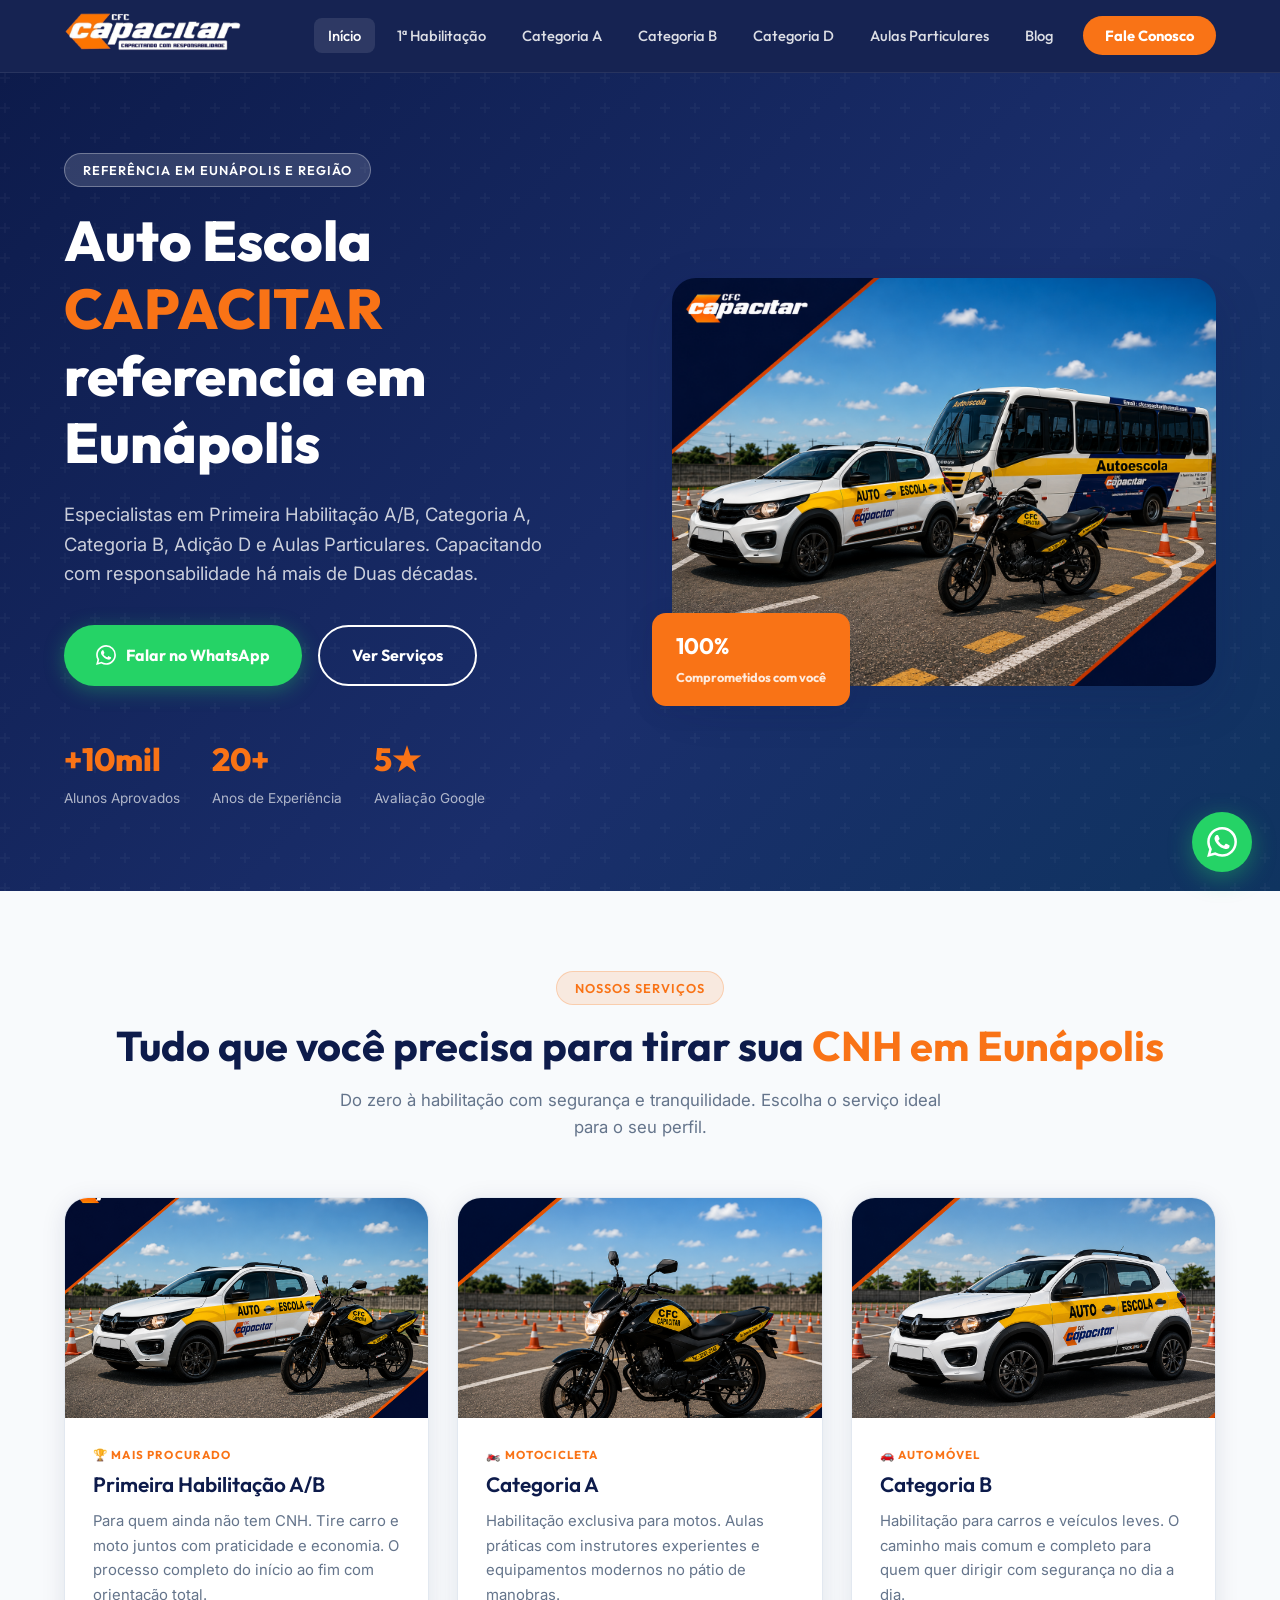
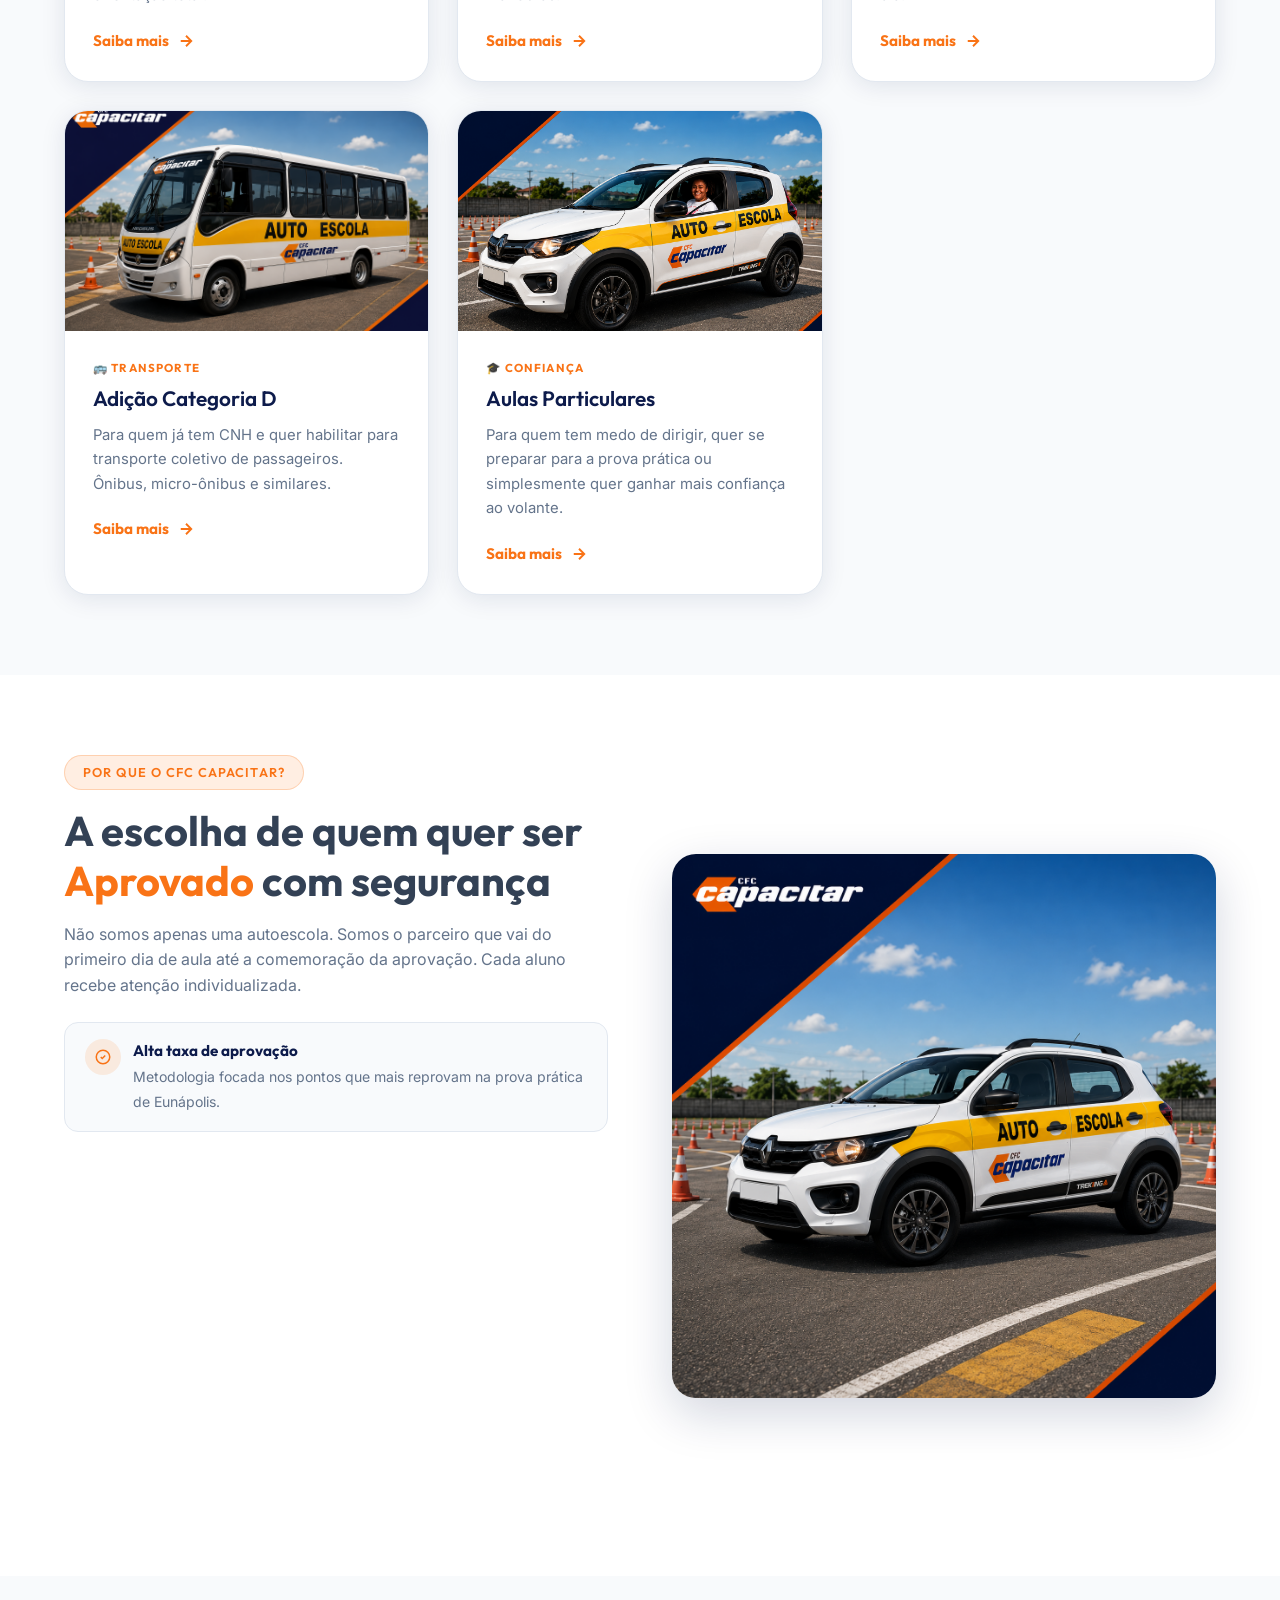
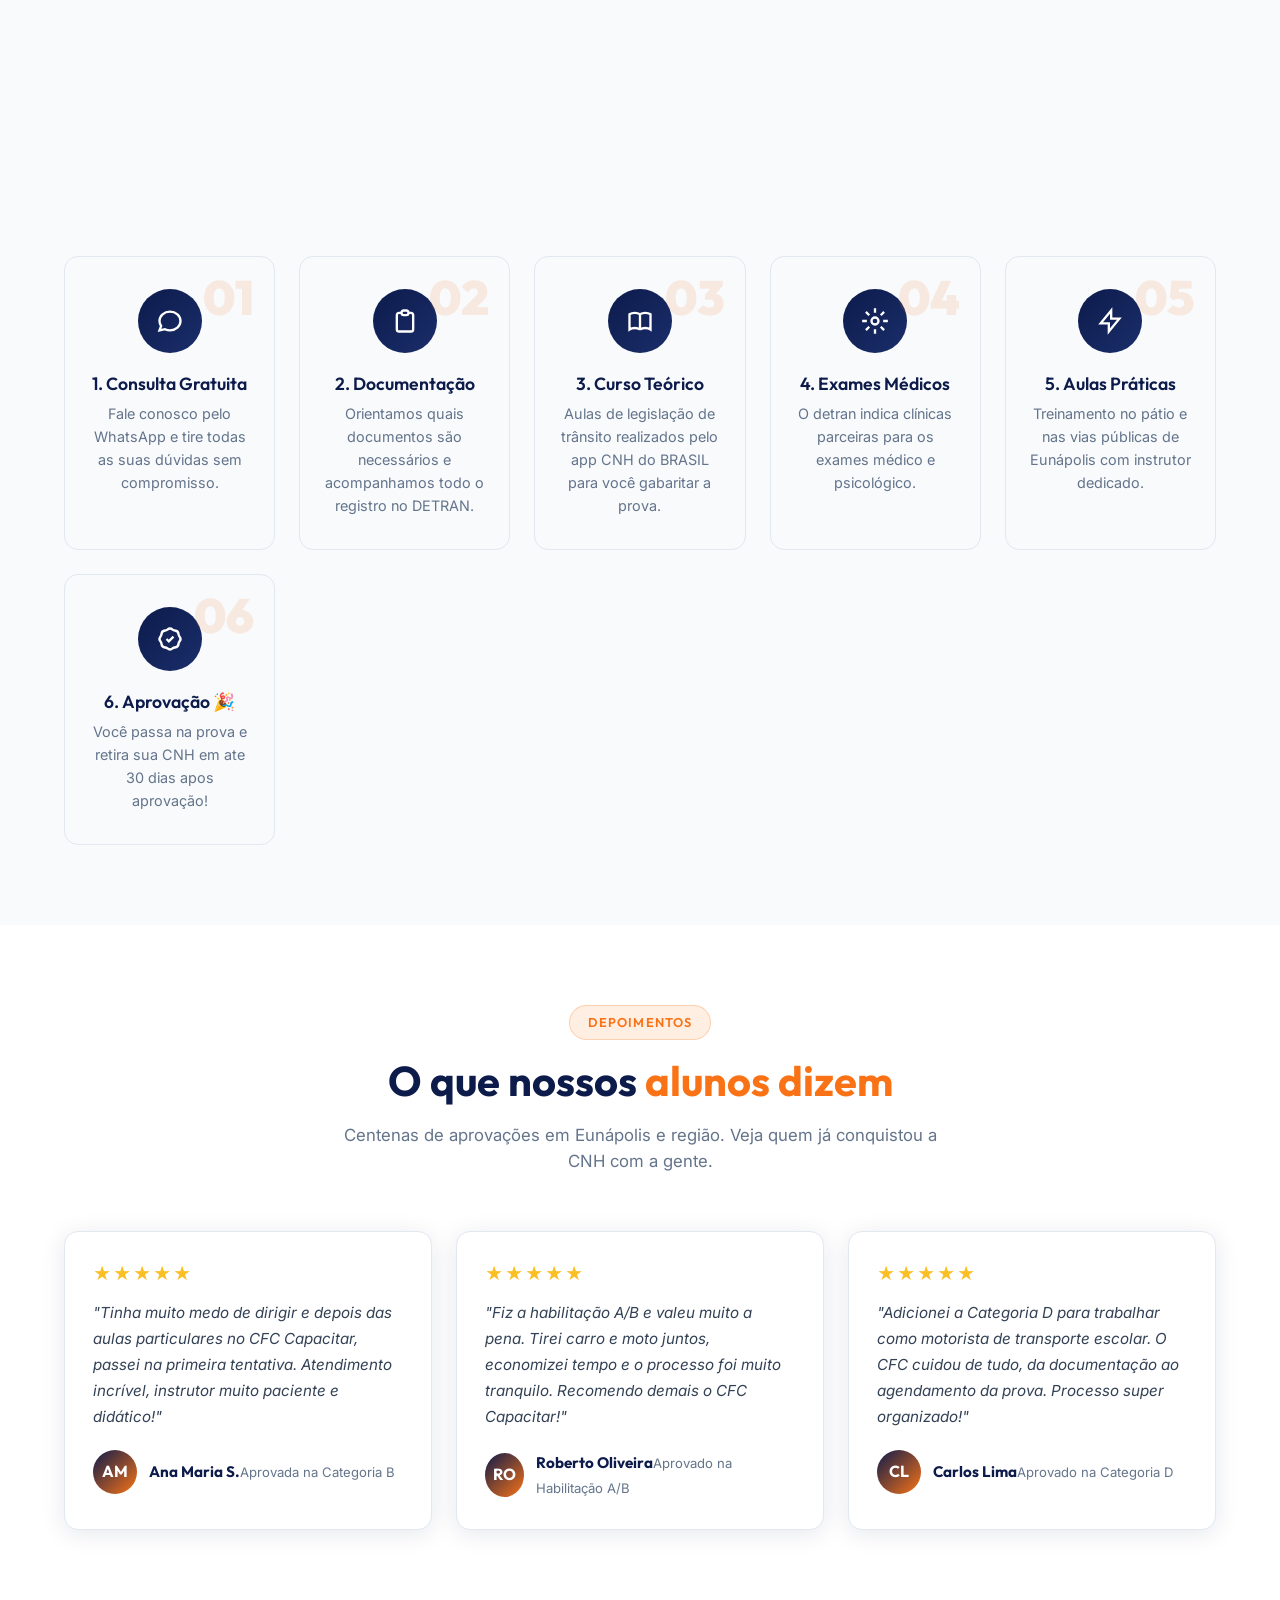
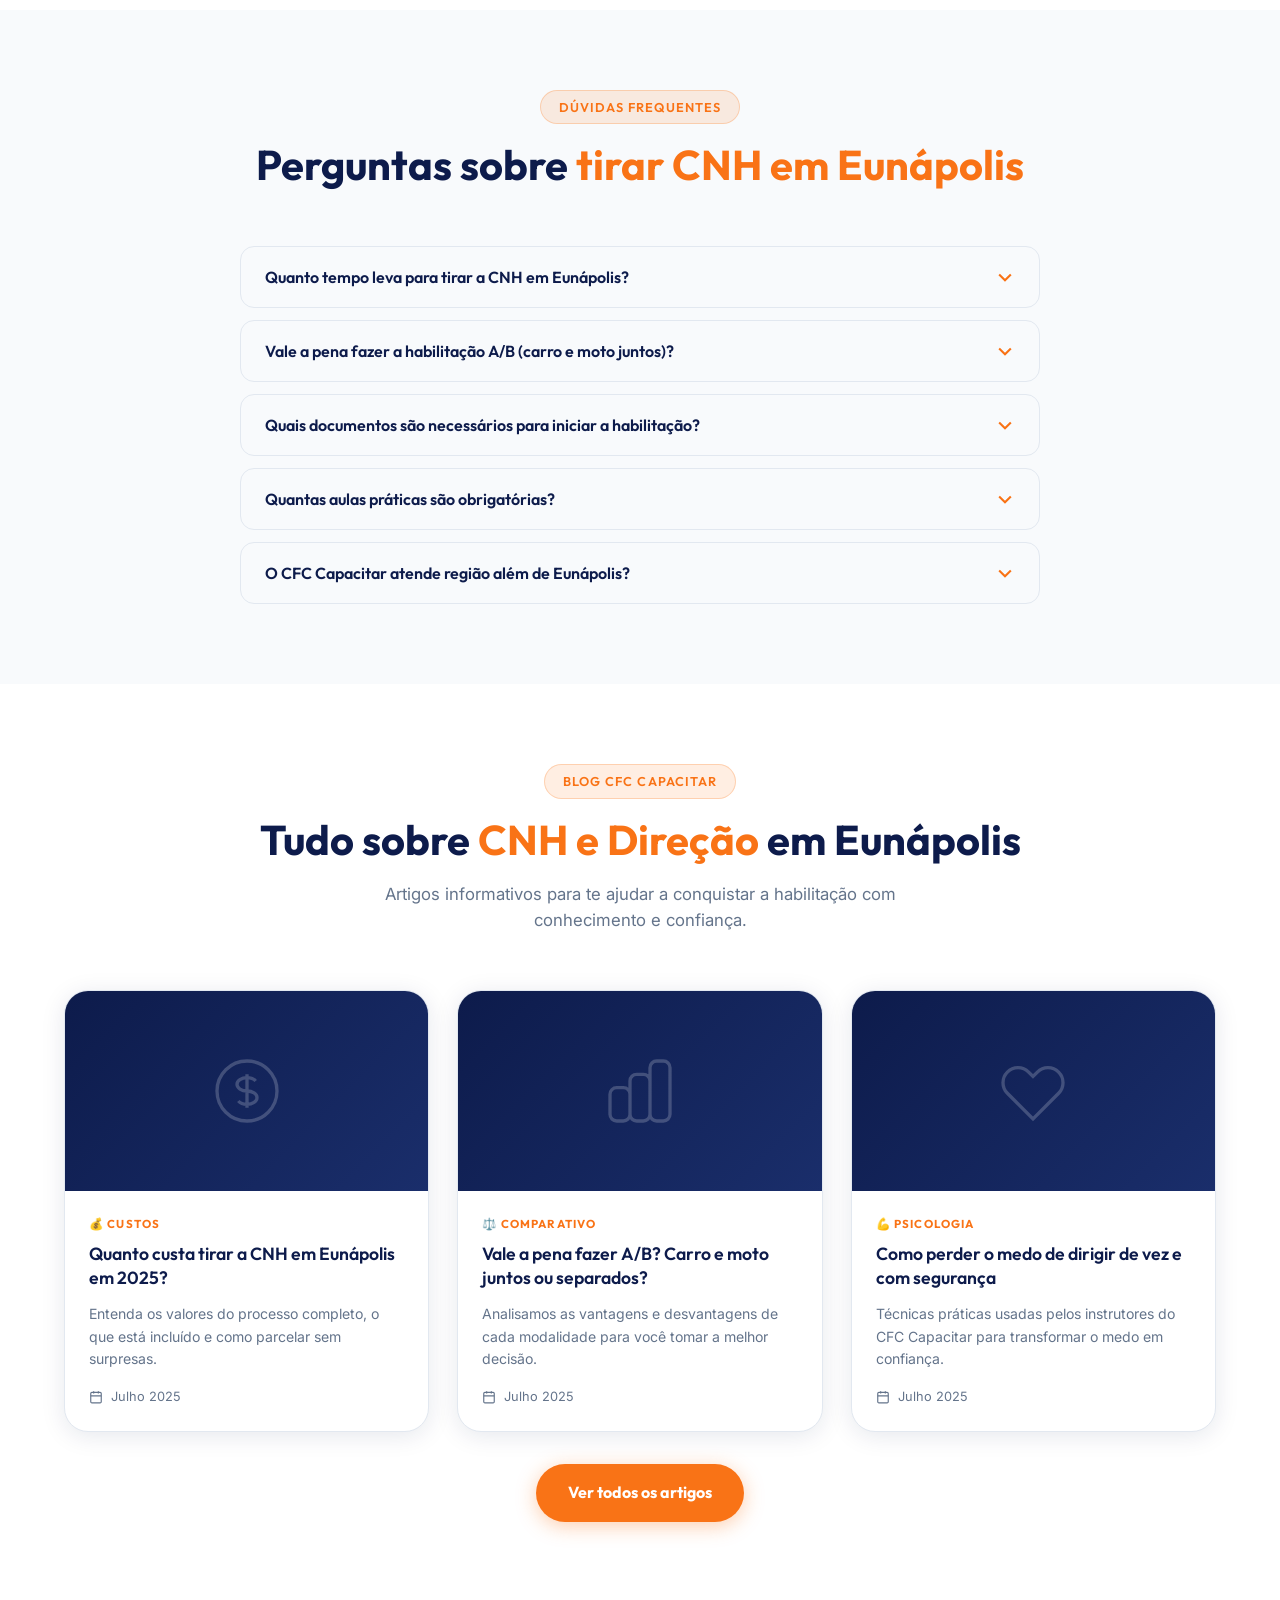
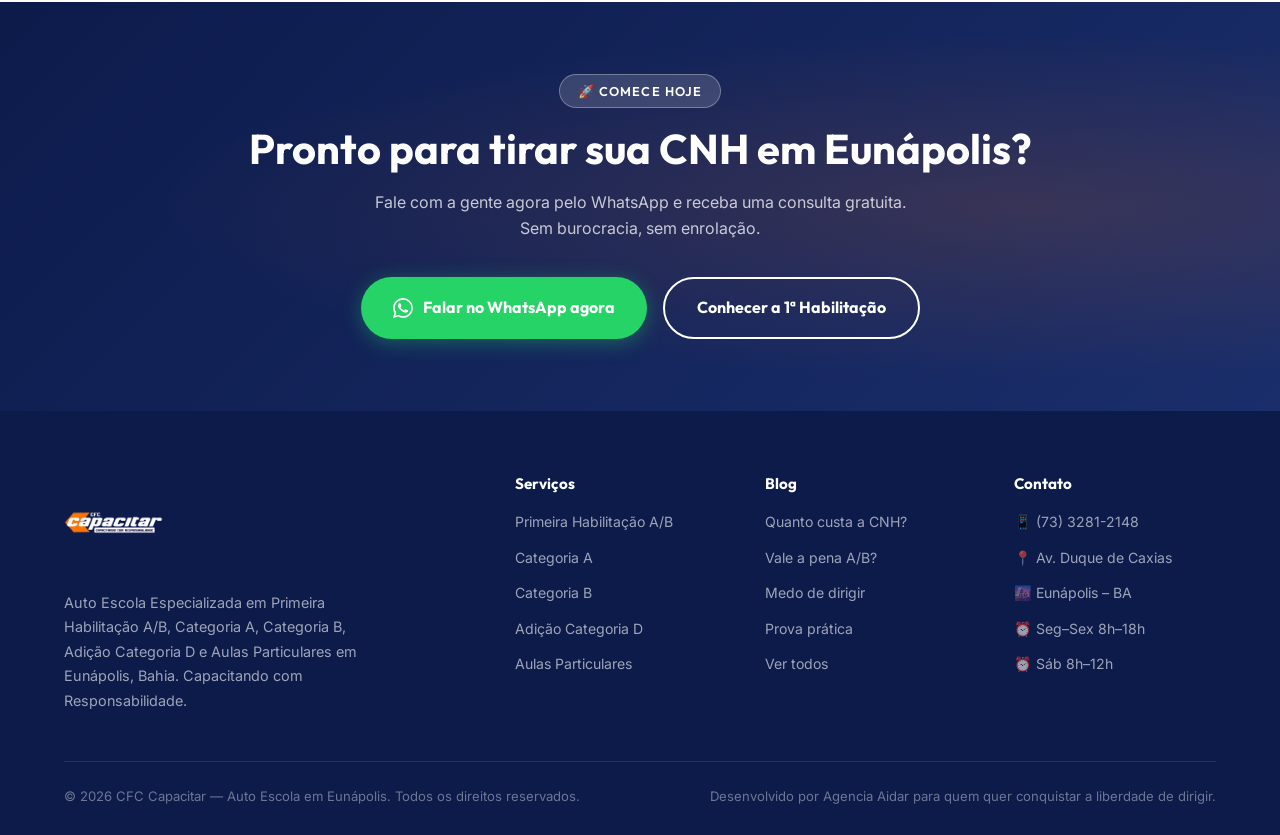
<file: index.html>
<!DOCTYPE html>
<html lang="pt-BR">
<head>
  <meta charset="UTF-8" />
  <meta name="viewport" content="width=device-width, initial-scale=1.0" />
  <title>CFC Capacitar — Instrutor de Trânsito em Eunápolis | Primeira Habilitação, Categoria A, B, D</title>
  <meta name="description" content="CFC Capacitar — O melhor instrutor de trânsito em Eunápolis e região. Especialista em Primeira Habilitação A/B, Categoria A, Categoria B, Adição Categoria D e Aulas Particulares. Capacitando com Responsabilidade." />
  <meta name="keywords" content="instrutor de trânsito Eunápolis, primeira habilitação Eunápolis, tirar CNH Eunápolis, CFC Capacitar, autoescola Eunápolis, categoria A Eunápolis, categoria B Eunápolis" />
  <meta name="robots" content="index, follow" />
  <link rel="canonical" href="https://cfccapacitar.com.br/" />
  <!-- Open Graph -->
  <meta property="og:type" content="website" />
  <meta property="og:title" content="CFC Capacitar — Instrutor de Trânsito em Eunápolis" />
  <meta property="og:description" content="Especialista em Primeira Habilitação A/B, Categoria A, B, D e Aulas Particulares em Eunápolis." />
  <meta property="og:image" content="img/autoescolacapacitar.jpeg" />
  <meta property="og:url" content="https://cfccapacitar.com.br/" />
  <!-- Schema.org LocalBusiness -->
  <script type="application/ld+json">
  {
    "@context": "https://schema.org",
    "@type": "DrivingSchool",
    "name": "CFC Capacitar",
    "description": "Instrutor especializado em Primeira Habilitação A/B, Categoria A, Categoria B, Adição Categoria D e Aulas Particulares em Eunápolis, Bahia.",
    "url": "https://cfccapacitar.com.br",
    "telephone": "+55-73-3281-2148",
    "address": {
      "@type": "PostalAddress",
      "streetAddress": "Av. Duque de Caxias, nº 7",
      "addressLocality": "Eunápolis",
      "addressRegion": "BA",
      "postalCode": "45820-000",
      "addressCountry": "BR"
    },
    "geo": {
      "@type": "GeoCoordinates",
      "latitude": -16.376,
      "longitude": -39.577
    },
    "openingHours": "Mo-Fr 08:00-18:00, Sa 08:00-12:00",
    "priceRange": "$$",
    "aggregateRating": {
      "@type": "AggregateRating",
      "ratingValue": "5.0",
      "reviewCount": "127"
    },
    "hasOfferCatalog": {
      "@type": "OfferCatalog",
      "name": "Serviços de Habilitação",
      "itemListElement": [
        { "@type": "Offer", "itemOffered": { "@type": "Service", "name": "Primeira Habilitação A/B" } },
        { "@type": "Offer", "itemOffered": { "@type": "Service", "name": "Categoria A" } },
        { "@type": "Offer", "itemOffered": { "@type": "Service", "name": "Categoria B" } },
        { "@type": "Offer", "itemOffered": { "@type": "Service", "name": "Adição Categoria D" } },
        { "@type": "Offer", "itemOffered": { "@type": "Service", "name": "Aulas Particulares de Direção" } }
      ]
    }
  }
  </script>
  <link rel="stylesheet" href="style.css" />
</head>
<body>

<!-- ══ HEADER ══ -->
<header id="main-header">
  <div class="container">
    <nav class="nav" aria-label="Navegação principal">
      <a href="index.html" class="nav-logo" aria-label="CFC Capacitar - Início">
        <img src="img/autoescolacapacitar.png" alt="CFC Capacitar — Auto Escola em Eunápolis" />
      </a>
      <ul class="nav-links" id="nav-menu">
        <li><a href="index.html" class="active">Início</a></li>
        <li><a href="primeira-habilitacao.html">1ª Habilitação</a></li>
        <li><a href="categoria-a.html">Categoria A</a></li>
        <li><a href="categoria-b.html">Categoria B</a></li>
        <li><a href="categoria-d.html">Categoria D</a></li>
        <li><a href="aulas-particulares.html">Aulas Particulares</a></li>
        <li><a href="blog.html">Blog</a></li>
        <li class="nav-cta"><a href="https://wa.me/557332812148?text=Ol%C3%A1%2C%20vim%20pelo%20site%20e%20quero%20saber%20mais%20sobre%20a%20habilita%C3%A7%C3%A3o!" target="_blank" rel="noopener">Fale Conosco</a></li>
      </ul>
      <button class="nav-toggle" id="nav-toggle" aria-label="Abrir menu" aria-expanded="false">
        <span></span><span></span><span></span>
      </button>
    </nav>
  </div>
</header>

<!-- ══ HERO ══ -->
<section class="hero" aria-label="Seção principal">
  <div class="container">
    <div class="hero-content">
      <div class="hero-text">
        <span class="badge badge-white"> Referência em Eunápolis e Região</span>
        <h1>Auto Escola <span>CAPACITAR </span>referencia em Eunápolis</h1>
        <p>Especialistas em Primeira Habilitação A/B, Categoria A, Categoria B, Adição D e Aulas Particulares. Capacitando com responsabilidade há mais de Duas décadas.</p>
        <div class="hero-btns">
          <a href="https://wa.me/557332812148?text=Ol%C3%A1%2C%20quero%20tirar%20minha%20CNH%21" target="_blank" rel="noopener" class="btn btn-whatsapp" id="hero-whatsapp-btn">
            <svg viewBox="0 0 24 24" fill="currentColor"><path d="M17.472 14.382c-.297-.149-1.758-.867-2.03-.967-.273-.099-.471-.148-.67.15-.197.297-.767.966-.94 1.164-.173.199-.347.223-.644.075-.297-.15-1.255-.463-2.39-1.475-.883-.788-1.48-1.761-1.653-2.059-.173-.297-.018-.458.13-.606.134-.133.298-.347.446-.52.149-.174.198-.298.298-.497.099-.198.05-.371-.025-.52-.075-.149-.669-1.612-.916-2.207-.242-.579-.487-.5-.669-.51-.173-.008-.371-.01-.57-.01-.198 0-.52.074-.792.372-.272.297-1.04 1.016-1.04 2.479 0 1.462 1.065 2.875 1.213 3.074.149.198 2.096 3.2 5.077 4.487.709.306 1.262.489 1.694.625.712.227 1.36.195 1.871.118.571-.085 1.758-.719 2.006-1.413.248-.694.248-1.289.173-1.413-.074-.124-.272-.198-.57-.347m-5.421 7.403h-.004a9.87 9.87 0 01-5.031-1.378l-.361-.214-3.741.982.998-3.648-.235-.374a9.86 9.86 0 01-1.51-5.26c.001-5.45 4.436-9.884 9.888-9.884 2.64 0 5.122 1.03 6.988 2.898a9.825 9.825 0 012.893 6.994c-.003 5.45-4.437 9.884-9.885 9.884m8.413-18.297A11.815 11.815 0 0012.05 0C5.495 0 .16 5.335.157 11.892c0 2.096.547 4.142 1.588 5.945L.057 24l6.305-1.654a11.882 11.882 0 005.683 1.448h.005c6.554 0 11.89-5.335 11.893-11.893a11.821 11.821 0 00-3.48-8.413z"/></svg>
            Falar no WhatsApp
          </a>
          <a href="primeira-habilitacao.html" class="btn btn-outline" id="hero-saiba-mais-btn">Ver Serviços</a>
        </div>
        <div class="hero-stats">
          <div class="hero-stat"><strong>+10mil</strong><span>Alunos Aprovados</span></div>
          <div class="hero-stat"><strong>20+</strong><span>Anos de Experiência</span></div>
          <div class="hero-stat"><strong>5★</strong><span>Avaliação Google</span></div>
        </div>
      </div>
      <div class="hero-image">
        <img src="img/auto escola.png" alt="CFC Capacitar — veículo e moto de treinamento em Eunápolis" width="620" height="420" loading="eager" />
        <div class="hero-image-badge">
          <strong>100%</strong>
          <span>Comprometidos com você</span>
        </div>
      </div>
    </div>
  </div>
</section>

<!-- ══ SERVIÇOS ══ -->
<section class="section bg-gray" id="servicos" aria-label="Nossos serviços">
  <div class="container">
    <div class="section-header fade-up">
      <span class="badge">Nossos Serviços</span>
      <h2>Tudo que você precisa para tirar sua <span class="text-orange">CNH em Eunápolis</span></h2>
      <p>Do zero à habilitação com segurança e tranquilidade. Escolha o serviço ideal para o seu perfil.</p>
    </div>
    <div class="services-grid">

      <article class="service-card fade-up">
        <div class="service-card-img">
          <img src="img/primeirahabilitaçao AB.png" alt="Primeira Habilitação A/B — carro e moto em Eunápolis" loading="lazy" />
        </div>
        <div class="service-card-body">
          <div class="service-card-tag">🏆 Mais Procurado</div>
          <h3>Primeira Habilitação A/B</h3>
          <p>Para quem ainda não tem CNH. Tire carro e moto juntos com praticidade e economia. O processo completo do início ao fim com orientação total.</p>
          <a href="primeira-habilitacao.html" class="service-card-link" id="card-ab-link">
            Saiba mais
            <svg viewBox="0 0 24 24" fill="none" stroke="currentColor" stroke-width="2.5"><path d="M5 12h14M12 5l7 7-7 7"/></svg>
          </a>
        </div>
      </article>

      <article class="service-card fade-up">
        <div class="service-card-img">
          <img src="img/habilitaçao A.png" alt="Categoria A — habilitação para moto em Eunápolis" loading="lazy" />
        </div>
        <div class="service-card-body">
          <div class="service-card-tag">🏍️ Motocicleta</div>
          <h3>Categoria A</h3>
          <p>Habilitação exclusiva para motos. Aulas práticas com instrutores experientes e equipamentos modernos no pátio de manobras.</p>
          <a href="categoria-a.html" class="service-card-link" id="card-a-link">
            Saiba mais
            <svg viewBox="0 0 24 24" fill="none" stroke="currentColor" stroke-width="2.5"><path d="M5 12h14M12 5l7 7-7 7"/></svg>
          </a>
        </div>
      </article>

      <article class="service-card fade-up">
        <div class="service-card-img">
          <img src="img/habilitaçao B.png" alt="Categoria B — habilitação para carro em Eunápolis" loading="lazy" />
        </div>
        <div class="service-card-body">
          <div class="service-card-tag">🚗 Automóvel</div>
          <h3>Categoria B</h3>
          <p>Habilitação para carros e veículos leves. O caminho mais comum e completo para quem quer dirigir com segurança no dia a dia.</p>
          <a href="categoria-b.html" class="service-card-link" id="card-b-link">
            Saiba mais
            <svg viewBox="0 0 24 24" fill="none" stroke="currentColor" stroke-width="2.5"><path d="M5 12h14M12 5l7 7-7 7"/></svg>
          </a>
        </div>
      </article>

      <article class="service-card fade-up">
        <div class="service-card-img">
          <img src="img/Adicao D.png" alt="Adição Categoria D — ônibus em Eunápolis" loading="lazy" />
        </div>
        <div class="service-card-body">
          <div class="service-card-tag">🚌 Transporte</div>
          <h3>Adição Categoria D</h3>
          <p>Para quem já tem CNH e quer habilitar para transporte coletivo de passageiros. Ônibus, micro-ônibus e similares.</p>
          <a href="categoria-d.html" class="service-card-link" id="card-d-link">
            Saiba mais
            <svg viewBox="0 0 24 24" fill="none" stroke="currentColor" stroke-width="2.5"><path d="M5 12h14M12 5l7 7-7 7"/></svg>
          </a>
        </div>
      </article>

      <article class="service-card fade-up">
        <div class="service-card-img">
          <img src="img/aula particular.png" alt="Aulas particulares — aulas em Eunápolis" loading="lazy" />
        </div>
        <div class="service-card-body">
          <div class="service-card-tag">🎓 Confiança</div>
          <h3>Aulas Particulares</h3>
          <p>Para quem tem medo de dirigir, quer se preparar para a prova prática ou simplesmente quer ganhar mais confiança ao volante.</p>
          <a href="aulas-particulares.html" class="service-card-link" id="card-aulas-link">
            Saiba mais
            <svg viewBox="0 0 24 24" fill="none" stroke="currentColor" stroke-width="2.5"><path d="M5 12h14M12 5l7 7-7 7"/></svg>
          </a>
        </div>
      </article>

    </div>
  </div>
</section>

<!-- ══ POR QUE ESCOLHER ══ -->
<section class="section" aria-label="Nossos diferenciais">
  <div class="container">
    <div class="two-col">
      <div class="fade-up">
        <span class="badge">Por que o CFC Capacitar?</span>
        <h2 class="mt-16">A escolha de quem quer ser <span class="text-orange">Aprovado</span> com segurança</h2>
        <p class="mt-16 mb-24" style="color:var(--cinza);">Não somos apenas uma autoescola. Somos o parceiro que vai do primeiro dia de aula até a comemoração da aprovação. Cada aluno recebe atenção individualizada.</p>
        <ul class="feature-list">
          <li class="fade-up">
            <div class="icon"><svg viewBox="0 0 24 24" fill="none" stroke="currentColor" stroke-width="2"><path d="M9 12l2 2 4-4m6 2a9 9 0 11-18 0 9 9 0 0118 0z"/></svg></div>
            <div><strong>Alta taxa de aprovação</strong><span>Metodologia focada nos pontos que mais reprovam na prova prática de Eunápolis.</span></div>
          </li>
          <li class="fade-up">
            <div class="icon"><svg viewBox="0 0 24 24" fill="none" stroke="currentColor" stroke-width="2"><path d="M17 20h5v-2a3 3 0 00-5.356-1.857M17 20H7m10 0v-2c0-.656-.126-1.283-.356-1.857M7 20H2v-2a3 3 0 015.356-1.857M7 20v-2c0-.656.126-1.283.356-1.857m0 0a5.002 5.002 0 019.288 0M15 7a3 3 0 11-6 0 3 3 0 016 0z"/></svg></div>
            <div><strong>Atendimento personalizado</strong><span>Cada aluno tem seu ritmo. Respeitamos o seu tempo de aprendizado sem pressão.</span></div>
          </li>
          <li class="fade-up">
            <div class="icon"><svg viewBox="0 0 24 24" fill="none" stroke="currentColor" stroke-width="2"><path d="M9 5H7a2 2 0 00-2 2v12a2 2 0 002 2h10a2 2 0 002-2V7a2 2 0 00-2-2h-2M9 5a2 2 0 002 2h2a2 2 0 002-2M9 5a2 2 0 012-2h2a2 2 0 012 2"/></svg></div>
            <div><strong>Processo 100% orientado</strong><span>Cuidamos de toda a burocracia: documentos, agendamentos, exames e prazos.</span></div>
          </li>
          <li class="fade-up">
            <div class="icon"><svg viewBox="0 0 24 24" fill="none" stroke="currentColor" stroke-width="2"><path d="M12 8c-1.657 0-3 .895-3 2s1.343 2 3 2 3 .895 3 2-1.343 2-3 2m0-8c1.11 0 2.08.402 2.599 1M12 8V7m0 1v8m0 0v1m0-1c-1.11 0-2.08-.402-2.599-1M21 12a9 9 0 11-18 0 9 9 0 0118 0z"/></svg></div>
            <div><strong>Parcelamento facilitado</strong><span>Condições acessíveis para que você conquiste sua CNH sem se preocupar com o financeiro.</span></div>
          </li>
        </ul>
      </div>
      <div class="fade-up">
        <img src="img/habilitaçao B.png" alt="Instrutor de trânsito do CFC Capacitar em Eunápolis" style="border-radius:var(--radius-lg); box-shadow: var(--sombra-lg);" loading="lazy" />
      </div>
    </div>
  </div>
</section>

<!-- ══ COMO FUNCIONA ══ -->
<section class="section bg-gray" aria-label="Como funciona o processo">
  <div class="container">
    <div class="section-header fade-up">
      <span class="badge">Processo Simples</span>
      <h2>Como funciona a <span class="text-orange">Primeira Habilitação</span> em Eunápolis</h2>
      <p>Nós guiamos você em cada etapa do processo.</p>
    </div>
    <div class="process-steps">
      <div class="process-step fade-up">
        <div class="step-icon"><svg viewBox="0 0 24 24" fill="none" stroke="currentColor" stroke-width="2"><path d="M8 12h.01M12 12h.01M16 12h.01M21 12c0 4.418-4.03 8-9 8a9.863 9.863 0 01-4.255-.949L3 20l1.395-3.72C3.512 15.042 3 13.574 3 12c0-4.418 4.03-8 9-8s9 3.582 9 8z"/></svg></div>
        <h4>1. Consulta Gratuita</h4>
        <p>Fale conosco pelo WhatsApp e tire todas as suas dúvidas sem compromisso.</p>
      </div>
      <div class="process-step fade-up">
        <div class="step-icon"><svg viewBox="0 0 24 24" fill="none" stroke="currentColor" stroke-width="2"><path d="M9 5H7a2 2 0 00-2 2v12a2 2 0 002 2h10a2 2 0 002-2V7a2 2 0 00-2-2h-2M9 5a2 2 0 002 2h2a2 2 0 002-2M9 5a2 2 0 012-2h2a2 2 0 012 2"/></svg></div>
        <h4>2. Documentação</h4>
        <p>Orientamos quais documentos são necessários e acompanhamos todo o registro no DETRAN.</p>
      </div>
      <div class="process-step fade-up">
        <div class="step-icon"><svg viewBox="0 0 24 24" fill="none" stroke="currentColor" stroke-width="2"><path d="M12 6.253v13m0-13C10.832 5.477 9.246 5 7.5 5S4.168 5.477 3 6.253v13C4.168 18.477 5.754 18 7.5 18s3.332.477 4.5 1.253m0-13C13.168 5.477 14.754 5 16.5 5c1.747 0 3.332.477 4.5 1.253v13C19.832 18.477 18.247 18 16.5 18c-1.746 0-3.332.477-4.5 1.253"/></svg></div>
        <h4>3. Curso Teórico</h4>
        <p>Aulas de legislação de trânsito realizados pelo app CNH do BRASIL para você gabaritar a prova.</p>
      </div>
      <div class="process-step fade-up">
        <div class="step-icon"><svg viewBox="0 0 24 24" fill="none" stroke="currentColor" stroke-width="2"><circle cx="12" cy="12" r="3"/><path d="M12 1v4M12 19v4M4.22 4.22l2.83 2.83M16.95 16.95l2.83 2.83M1 12h4M19 12h4M4.22 19.78l2.83-2.83M16.95 7.05l2.83-2.83"/></svg></div>
        <h4>4. Exames Médicos</h4>
        <p>O detran indica clínicas parceiras para os exames médico e psicológico.</p>
      </div>
      <div class="process-step fade-up">
        <div class="step-icon"><svg viewBox="0 0 24 24" fill="none" stroke="currentColor" stroke-width="2"><path d="M13 10V3L4 14h7v7l9-11h-7z"/></svg></div>
        <h4>5. Aulas Práticas</h4>
        <p>Treinamento no pátio e nas vias públicas de Eunápolis com instrutor dedicado.</p>
      </div>
      <div class="process-step fade-up">
        <div class="step-icon"><svg viewBox="0 0 24 24" fill="none" stroke="currentColor" stroke-width="2"><path d="M9 12l2 2 4-4M7.835 4.697a3.42 3.42 0 001.946-.806 3.42 3.42 0 014.438 0 3.42 3.42 0 001.946.806 3.42 3.42 0 013.138 3.138 3.42 3.42 0 00.806 1.946 3.42 3.42 0 010 4.438 3.42 3.42 0 00-.806 1.946 3.42 3.42 0 01-3.138 3.138 3.42 3.42 0 00-1.946.806 3.42 3.42 0 01-4.438 0 3.42 3.42 0 00-1.946-.806 3.42 3.42 0 01-3.138-3.138 3.42 3.42 0 00-.806-1.946 3.42 3.42 0 010-4.438 3.42 3.42 0 00.806-1.946 3.42 3.42 0 013.138-3.138z"/></svg></div>
        <h4>6. Aprovação 🎉</h4>
        <p>Você passa na prova e retira sua CNH em ate 30 dias apos aprovação!</p>
      </div>
    </div>
  </div>
</section>

<!-- ══ DEPOIMENTOS ══ -->
<section class="section" aria-label="Depoimentos de alunos">
  <div class="container">
    <div class="section-header fade-up">
      <span class="badge">Depoimentos</span>
      <h2>O que nossos <span class="text-orange">alunos dizem</span></h2>
      <p>Centenas de aprovações em Eunápolis e região. Veja quem já conquistou a CNH com a gente.</p>
    </div>
    <div class="testimonials-grid">
      <div class="testimonial-card fade-up">
        <div class="testimonial-stars">★★★★★</div>
        <p class="testimonial-text">"Tinha muito medo de dirigir e depois das aulas particulares no CFC Capacitar, passei na primeira tentativa. Atendimento incrível, instrutor muito paciente e didático!"</p>
        <div class="testimonial-author">
          <div class="testimonial-avatar">AM</div>
          <div><strong>Ana Maria S.</strong><span>Aprovada na Categoria B</span></div>
        </div>
      </div>
      <div class="testimonial-card fade-up">
        <div class="testimonial-stars">★★★★★</div>
        <p class="testimonial-text">"Fiz a habilitação A/B e valeu muito a pena. Tirei carro e moto juntos, economizei tempo e o processo foi muito tranquilo. Recomendo demais o CFC Capacitar!"</p>
        <div class="testimonial-author">
          <div class="testimonial-avatar">RO</div>
          <div><strong>Roberto Oliveira</strong><span>Aprovado na Habilitação A/B</span></div>
        </div>
      </div>
      <div class="testimonial-card fade-up">
        <div class="testimonial-stars">★★★★★</div>
        <p class="testimonial-text">"Adicionei a Categoria D para trabalhar como motorista de transporte escolar. O CFC cuidou de tudo, da documentação ao agendamento da prova. Processo super organizado!"</p>
        <div class="testimonial-author">
          <div class="testimonial-avatar">CL</div>
          <div><strong>Carlos Lima</strong><span>Aprovado na Categoria D</span></div>
        </div>
      </div>
    </div>
  </div>
</section>

<!-- ══ FAQ HOME ══ -->
<section class="section bg-gray" aria-label="Perguntas frequentes">
  <div class="container">
    <div class="section-header fade-up">
      <span class="badge">Dúvidas Frequentes</span>
      <h2>Perguntas sobre <span class="text-orange">tirar CNH em Eunápolis</span></h2>
    </div>
    <div class="faq-list" itemscope itemtype="https://schema.org/FAQPage">
      <div class="faq-item" itemscope itemprop="mainEntity" itemtype="https://schema.org/Question">
        <button class="faq-question" id="faq-q1" aria-expanded="false">
          <span itemprop="name">Quanto tempo leva para tirar a CNH em Eunápolis?</span>
          <svg viewBox="0 0 24 24" fill="none" stroke="currentColor" stroke-width="2.5"><path d="M19 9l-7 7-7-7"/></svg>
        </button>
        <div class="faq-answer" role="region" aria-labelledby="faq-q1" itemscope itemprop="acceptedAnswer" itemtype="https://schema.org/Answer">
          <div class="faq-answer-inner" itemprop="text">O processo completo de primeira habilitação leva menos de 3 meses, dependendo da disponibilidade do aluno para as aulas práticas e dos prazos do DETRAN-BA (marcação da prova teorica). Porém, alunos que se dedicam e seguem nosso plano de aulas costumam concluir em torno de 1 mes.</div>
        </div>
      </div>
      <div class="faq-item" itemscope itemprop="mainEntity" itemtype="https://schema.org/Question">
        <button class="faq-question" id="faq-q2" aria-expanded="false">
          <span itemprop="name">Vale a pena fazer a habilitação A/B (carro e moto juntos)?</span>
          <svg viewBox="0 0 24 24" fill="none" stroke="currentColor" stroke-width="2.5"><path d="M19 9l-7 7-7-7"/></svg>
        </button>
        <div class="faq-answer" role="region" aria-labelledby="faq-q2" itemscope itemprop="acceptedAnswer" itemtype="https://schema.org/Answer">
          <div class="faq-answer-inner" itemprop="text">Sim! Fazer a Primeira Habilitação A/B é muito vantajoso: você paga menos do que faria os dois processos separados, economiza tempo de documentação e consegue dirigir tanto carro quanto moto com uma única CNH. É nossa opção mais procurada em Eunápolis.</div>
        </div>
      </div>
      <div class="faq-item" itemscope itemprop="mainEntity" itemtype="https://schema.org/Question">
        <button class="faq-question" id="faq-q3" aria-expanded="false">
          <span itemprop="name">Quais documentos são necessários para iniciar a habilitação?</span>
          <svg viewBox="0 0 24 24" fill="none" stroke="currentColor" stroke-width="2.5"><path d="M19 9l-7 7-7-7"/></svg>
        </button>
        <div class="faq-answer" role="region" aria-labelledby="faq-q3" itemscope itemprop="acceptedAnswer" itemtype="https://schema.org/Answer">
          <div class="faq-answer-inner" itemprop="text">Para a primeira habilitação você precisará de: RG, CPF, comprovante de residência recente, Email, numero de contato. O CFC Capacitar orienta sobre cada documento e verifica tudo antes de dar entrada no DETRAN para evitar problemas.</div>
        </div>
      </div>
      <div class="faq-item" itemscope itemprop="mainEntity" itemtype="https://schema.org/Question">
        <button class="faq-question" id="faq-q4" aria-expanded="false">
          <span itemprop="name">Quantas aulas práticas são obrigatórias?</span>
          <svg viewBox="0 0 24 24" fill="none" stroke="currentColor" stroke-width="2.5"><path d="M19 9l-7 7-7-7"/></svg>
        </button>
        <div class="faq-answer" role="region" aria-labelledby="faq-q4" itemscope itemprop="acceptedAnswer" itemtype="https://schema.org/Answer">
          <div class="faq-answer-inner" itemprop="text">O mínimo exigido pelo CONTRAN é 02 aulas práticas de direção veicular para cada categoria A/B, adiçao D sao 10 aulas. No CFC Capacitar, trabalhamos para que cada aula seja aproveitada ao máximo, mas sempre respeitamos o ritmo de cada aluno. Aulas extras podem ser contratadas se precisar de mais prática.</div>
        </div>
      </div>
      <div class="faq-item" itemscope itemprop="mainEntity" itemtype="https://schema.org/Question">
        <button class="faq-question" id="faq-q5" aria-expanded="false">
          <span itemprop="name">O CFC Capacitar atende região além de Eunápolis?</span>
          <svg viewBox="0 0 24 24" fill="none" stroke="currentColor" stroke-width="2.5"><path d="M19 9l-7 7-7-7"/></svg>
        </button>
        <div class="faq-answer" role="region" aria-labelledby="faq-q5" itemscope itemprop="acceptedAnswer" itemtype="https://schema.org/Answer">
          <div class="faq-answer-inner" itemprop="text">Sim! Atendemos alunos de Eunápolis e Porto Seguro. Entre em contato pelo WhatsApp para verificar as informaçoes.</div>
        </div>
      </div>
    </div>
  </div>
</section>

<!-- ══ BLOG PREVIEW ══ -->
<section class="section" aria-label="Últimos artigos do blog">
  <div class="container">
    <div class="section-header fade-up">
      <span class="badge">Blog CFC Capacitar</span>
      <h2>Tudo sobre <span class="text-orange">CNH e Direção</span> em Eunápolis</h2>
      <p>Artigos informativos para te ajudar a conquistar a habilitação com conhecimento e confiança.</p>
    </div>
    <div class="blog-grid">
      <a href="blog/quanto-custa-cnh-eunapolis.html" class="blog-card fade-up" id="blog-card-1">
        <div class="blog-card-img">
          <svg viewBox="0 0 24 24" fill="none" stroke="currentColor" stroke-width="1"><path d="M12 8c-1.657 0-3 .895-3 2s1.343 2 3 2 3 .895 3 2-1.343 2-3 2m0-8c1.11 0 2.08.402 2.599 1M12 8V7m0 1v8m0 0v1m0-1c-1.11 0-2.08-.402-2.599-1M21 12a9 9 0 11-18 0 9 9 0 0118 0z"/></svg>
        </div>
        <div class="blog-card-body">
          <div class="blog-card-cat">💰 Custos</div>
          <h3>Quanto custa tirar a CNH em Eunápolis em 2025?</h3>
          <p>Entenda os valores do processo completo, o que está incluído e como parcelar sem surpresas.</p>
          <div class="blog-card-meta">
            <svg viewBox="0 0 24 24" fill="none" stroke="currentColor" stroke-width="2"><rect x="3" y="4" width="18" height="18" rx="2" ry="2"/><line x1="16" y1="2" x2="16" y2="6"/><line x1="8" y1="2" x2="8" y2="6"/><line x1="3" y1="10" x2="21" y2="10"/></svg>
            Julho 2025
          </div>
        </div>
      </a>
      <a href="blog/vale-a-pena-fazer-ab.html" class="blog-card fade-up" id="blog-card-2">
        <div class="blog-card-img">
          <svg viewBox="0 0 24 24" fill="none" stroke="currentColor" stroke-width="1"><path d="M9 19v-6a2 2 0 00-2-2H5a2 2 0 00-2 2v6a2 2 0 002 2h2a2 2 0 002-2zm0 0V9a2 2 0 012-2h2a2 2 0 012 2v10m-6 0a2 2 0 002 2h2a2 2 0 002-2m0 0V5a2 2 0 012-2h2a2 2 0 012 2v14a2 2 0 01-2 2h-2a2 2 0 01-2-2z"/></svg>
        </div>
        <div class="blog-card-body">
          <div class="blog-card-cat">⚖️ Comparativo</div>
          <h3>Vale a pena fazer A/B? Carro e moto juntos ou separados?</h3>
          <p>Analisamos as vantagens e desvantagens de cada modalidade para você tomar a melhor decisão.</p>
          <div class="blog-card-meta">
            <svg viewBox="0 0 24 24" fill="none" stroke="currentColor" stroke-width="2"><rect x="3" y="4" width="18" height="18" rx="2" ry="2"/><line x1="16" y1="2" x2="16" y2="6"/><line x1="8" y1="2" x2="8" y2="6"/><line x1="3" y1="10" x2="21" y2="10"/></svg>
            Julho 2025
          </div>
        </div>
      </a>
      <a href="blog/como-perder-medo-de-dirigir.html" class="blog-card fade-up" id="blog-card-3">
        <div class="blog-card-img">
          <svg viewBox="0 0 24 24" fill="none" stroke="currentColor" stroke-width="1"><path d="M4.318 6.318a4.5 4.5 0 000 6.364L12 20.364l7.682-7.682a4.5 4.5 0 00-6.364-6.364L12 7.636l-1.318-1.318a4.5 4.5 0 00-6.364 0z"/></svg>
        </div>
        <div class="blog-card-body">
          <div class="blog-card-cat">💪 Psicologia</div>
          <h3>Como perder o medo de dirigir de vez e com segurança</h3>
          <p>Técnicas práticas usadas pelos instrutores do CFC Capacitar para transformar o medo em confiança.</p>
          <div class="blog-card-meta">
            <svg viewBox="0 0 24 24" fill="none" stroke="currentColor" stroke-width="2"><rect x="3" y="4" width="18" height="18" rx="2" ry="2"/><line x1="16" y1="2" x2="16" y2="6"/><line x1="8" y1="2" x2="8" y2="6"/><line x1="3" y1="10" x2="21" y2="10"/></svg>
            Julho 2025
          </div>
        </div>
      </a>
    </div>
    <div class="text-center mt-32 fade-up">
      <a href="blog.html" class="btn btn-primary" id="ver-todos-artigos-btn">Ver todos os artigos</a>
    </div>
  </div>
</section>

<!-- ══ CTA STRIP ══ -->
<section class="cta-strip" aria-label="Chamada para ação">
  <div class="container">
    <div class="cta-strip-inner fade-up">
      <span class="badge badge-white">🚀 Comece Hoje</span>
      <h2 class="mt-16">Pronto para tirar sua CNH em Eunápolis?</h2>
      <p>Fale com a gente agora pelo WhatsApp e receba uma consulta gratuita. Sem burocracia, sem enrolação.</p>
      <div class="cta-strip-btns">
        <a href="https://wa.me/557332812148?text=Ol%C3%A1%2C%20quero%20iniciar%20minha%20habilitação%21" target="_blank" rel="noopener" class="btn btn-whatsapp" id="cta-strip-whatsapp">
          <svg viewBox="0 0 24 24" fill="currentColor"><path d="M17.472 14.382c-.297-.149-1.758-.867-2.03-.967-.273-.099-.471-.148-.67.15-.197.297-.767.966-.94 1.164-.173.199-.347.223-.644.075-.297-.15-1.255-.463-2.39-1.475-.883-.788-1.48-1.761-1.653-2.059-.173-.297-.018-.458.13-.606.134-.133.298-.347.446-.52.149-.174.198-.298.298-.497.099-.198.05-.371-.025-.52-.075-.149-.669-1.612-.916-2.207-.242-.579-.487-.5-.669-.51-.173-.008-.371-.01-.57-.01-.198 0-.52.074-.792.372-.272.297-1.04 1.016-1.04 2.479 0 1.462 1.065 2.875 1.213 3.074.149.198 2.096 3.2 5.077 4.487.709.306 1.262.489 1.694.625.712.227 1.36.195 1.871.118.571-.085 1.758-.719 2.006-1.413.248-.694.248-1.289.173-1.413-.074-.124-.272-.198-.57-.347m-5.421 7.403h-.004a9.87 9.87 0 01-5.031-1.378l-.361-.214-3.741.982.998-3.648-.235-.374a9.86 9.86 0 01-1.51-5.26c.001-5.45 4.436-9.884 9.888-9.884 2.64 0 5.122 1.03 6.988 2.898a9.825 9.825 0 012.893 6.994c-.003 5.45-4.437 9.884-9.885 9.884m8.413-18.297A11.815 11.815 0 0012.05 0C5.495 0 .16 5.335.157 11.892c0 2.096.547 4.142 1.588 5.945L.057 24l6.305-1.654a11.882 11.882 0 005.683 1.448h.005c6.554 0 11.89-5.335 11.893-11.893a11.821 11.821 0 00-3.48-8.413z"/></svg>
          Falar no WhatsApp agora
        </a>
        <a href="primeira-habilitacao.html" class="btn btn-outline" id="cta-strip-saiba">Conhecer a 1ª Habilitação</a>
      </div>
    </div>
  </div>
</section>

<!-- ══ FOOTER ══ -->
<footer>
  <div class="container">
    <div class="footer-grid">
      <div class="footer-brand">
        <img src="img/autoescolacapacitar.png" alt="CFC Capacitar" />
        <p>Auto Escola Especializada em Primeira Habilitação A/B, Categoria A, Categoria B, Adição Categoria D e Aulas Particulares em Eunápolis, Bahia. Capacitando com Responsabilidade.</p>
      </div>
      <div class="footer-col">
        <h5>Serviços</h5>
        <ul>
          <li><a href="primeira-habilitacao.html">Primeira Habilitação A/B</a></li>
          <li><a href="categoria-a.html">Categoria A</a></li>
          <li><a href="categoria-b.html">Categoria B</a></li>
          <li><a href="categoria-d.html">Adição Categoria D</a></li>
          <li><a href="aulas-particulares.html">Aulas Particulares</a></li>
        </ul>
      </div>
      <div class="footer-col">
        <h5>Blog</h5>
        <ul>
          <li><a href="blog/quanto-custa-cnh-eunapolis.html">Quanto custa a CNH?</a></li>
          <li><a href="blog/vale-a-pena-fazer-ab.html">Vale a pena A/B?</a></li>
          <li><a href="blog/como-perder-medo-de-dirigir.html">Medo de dirigir</a></li>
          <li><a href="blog/como-passar-prova-pratica.html">Prova prática</a></li>
          <li><a href="blog.html">Ver todos</a></li>
        </ul>
      </div>
      <div class="footer-col">
        <h5>Contato</h5>
        <ul>
          <li><a href="https://wa.me/557332812148" target="_blank">📱 (73) 3281-2148</a></li>
          <li><a href="#">📍 Av. Duque de Caxias</a></li>
          <li><a href="#">🌆 Eunápolis – BA</a></li>
          <li><a href="#">⏰ Seg–Sex 8h–18h</a></li>
          <li><a href="#">⏰ Sáb 8h–12h</a></li>
        </ul>
      </div>
    </div>
    <div class="footer-bottom">
      <p>© 2026 CFC Capacitar — Auto Escola em Eunápolis. Todos os direitos reservados.</p>
      <p>Desenvolvido por Agencia Aidar para quem quer conquistar a liberdade de dirigir.</p>
    </div>
  </div>
</footer>

<!-- ══ WHATSAPP FLOAT ══ -->
<a id="whatsapp-float" href="https://wa.me/557332812148?text=Ol%C3%A1%2C%20vim%20pelo%20site%20e%20quero%20saber%20mais%21" target="_blank" rel="noopener" aria-label="Falar no WhatsApp">
  <svg viewBox="0 0 24 24" fill="currentColor"><path d="M17.472 14.382c-.297-.149-1.758-.867-2.03-.967-.273-.099-.471-.148-.67.15-.197.297-.767.966-.94 1.164-.173.199-.347.223-.644.075-.297-.15-1.255-.463-2.39-1.475-.883-.788-1.48-1.761-1.653-2.059-.173-.297-.018-.458.13-.606.134-.133.298-.347.446-.52.149-.174.198-.298.298-.497.099-.198.05-.371-.025-.52-.075-.149-.669-1.612-.916-2.207-.242-.579-.487-.5-.669-.51-.173-.008-.371-.01-.57-.01-.198 0-.52.074-.792.372-.272.297-1.04 1.016-1.04 2.479 0 1.462 1.065 2.875 1.213 3.074.149.198 2.096 3.2 5.077 4.487.709.306 1.262.489 1.694.625.712.227 1.36.195 1.871.118.571-.085 1.758-.719 2.006-1.413.248-.694.248-1.289.173-1.413-.074-.124-.272-.198-.57-.347m-5.421 7.403h-.004a9.87 9.87 0 01-5.031-1.378l-.361-.214-3.741.982.998-3.648-.235-.374a9.86 9.86 0 01-1.51-5.26c.001-5.45 4.436-9.884 9.888-9.884 2.64 0 5.122 1.03 6.988 2.898a9.825 9.825 0 012.893 6.994c-.003 5.45-4.437 9.884-9.885 9.884m8.413-18.297A11.815 11.815 0 0012.05 0C5.495 0 .16 5.335.157 11.892c0 2.096.547 4.142 1.588 5.945L.057 24l6.305-1.654a11.882 11.882 0 005.683 1.448h.005c6.554 0 11.89-5.335 11.893-11.893a11.821 11.821 0 00-3.48-8.413z"/></svg>
</a>

<script src="main.js"></script>
</body>
</html>
</file>
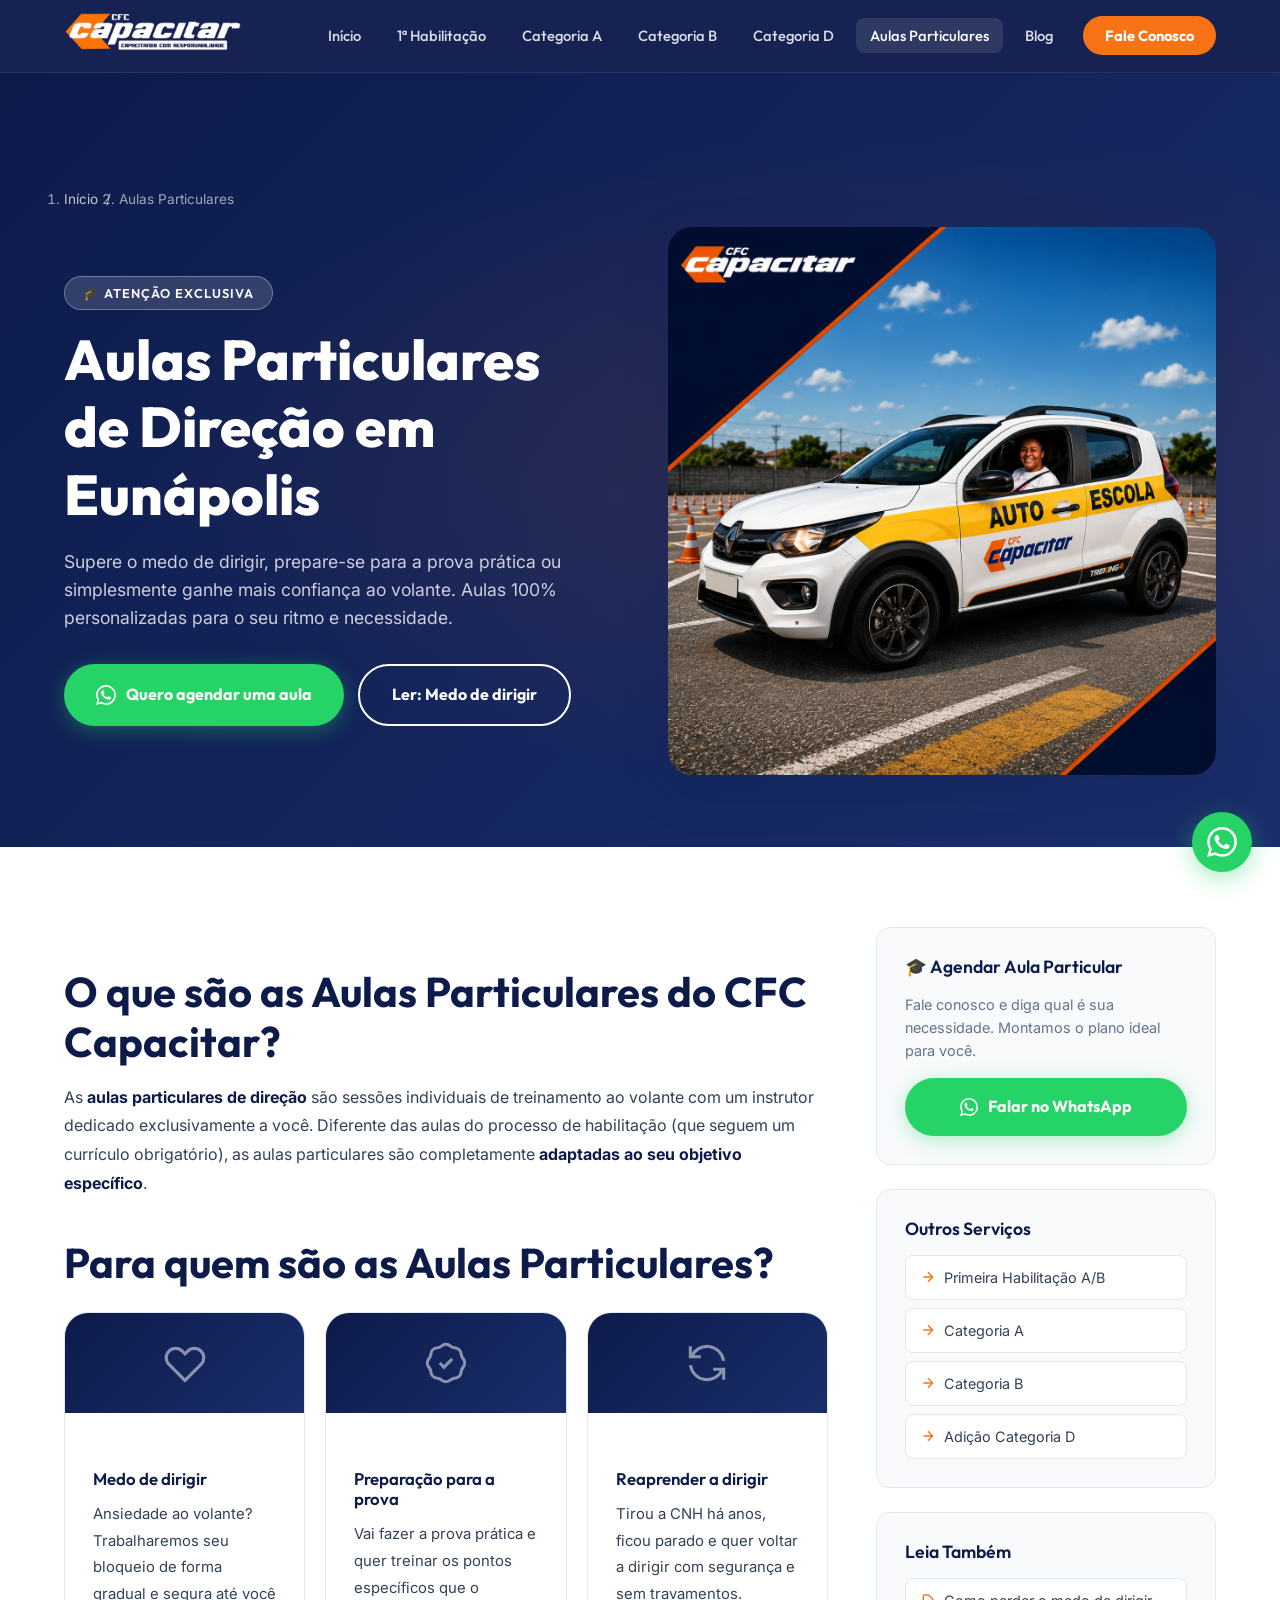
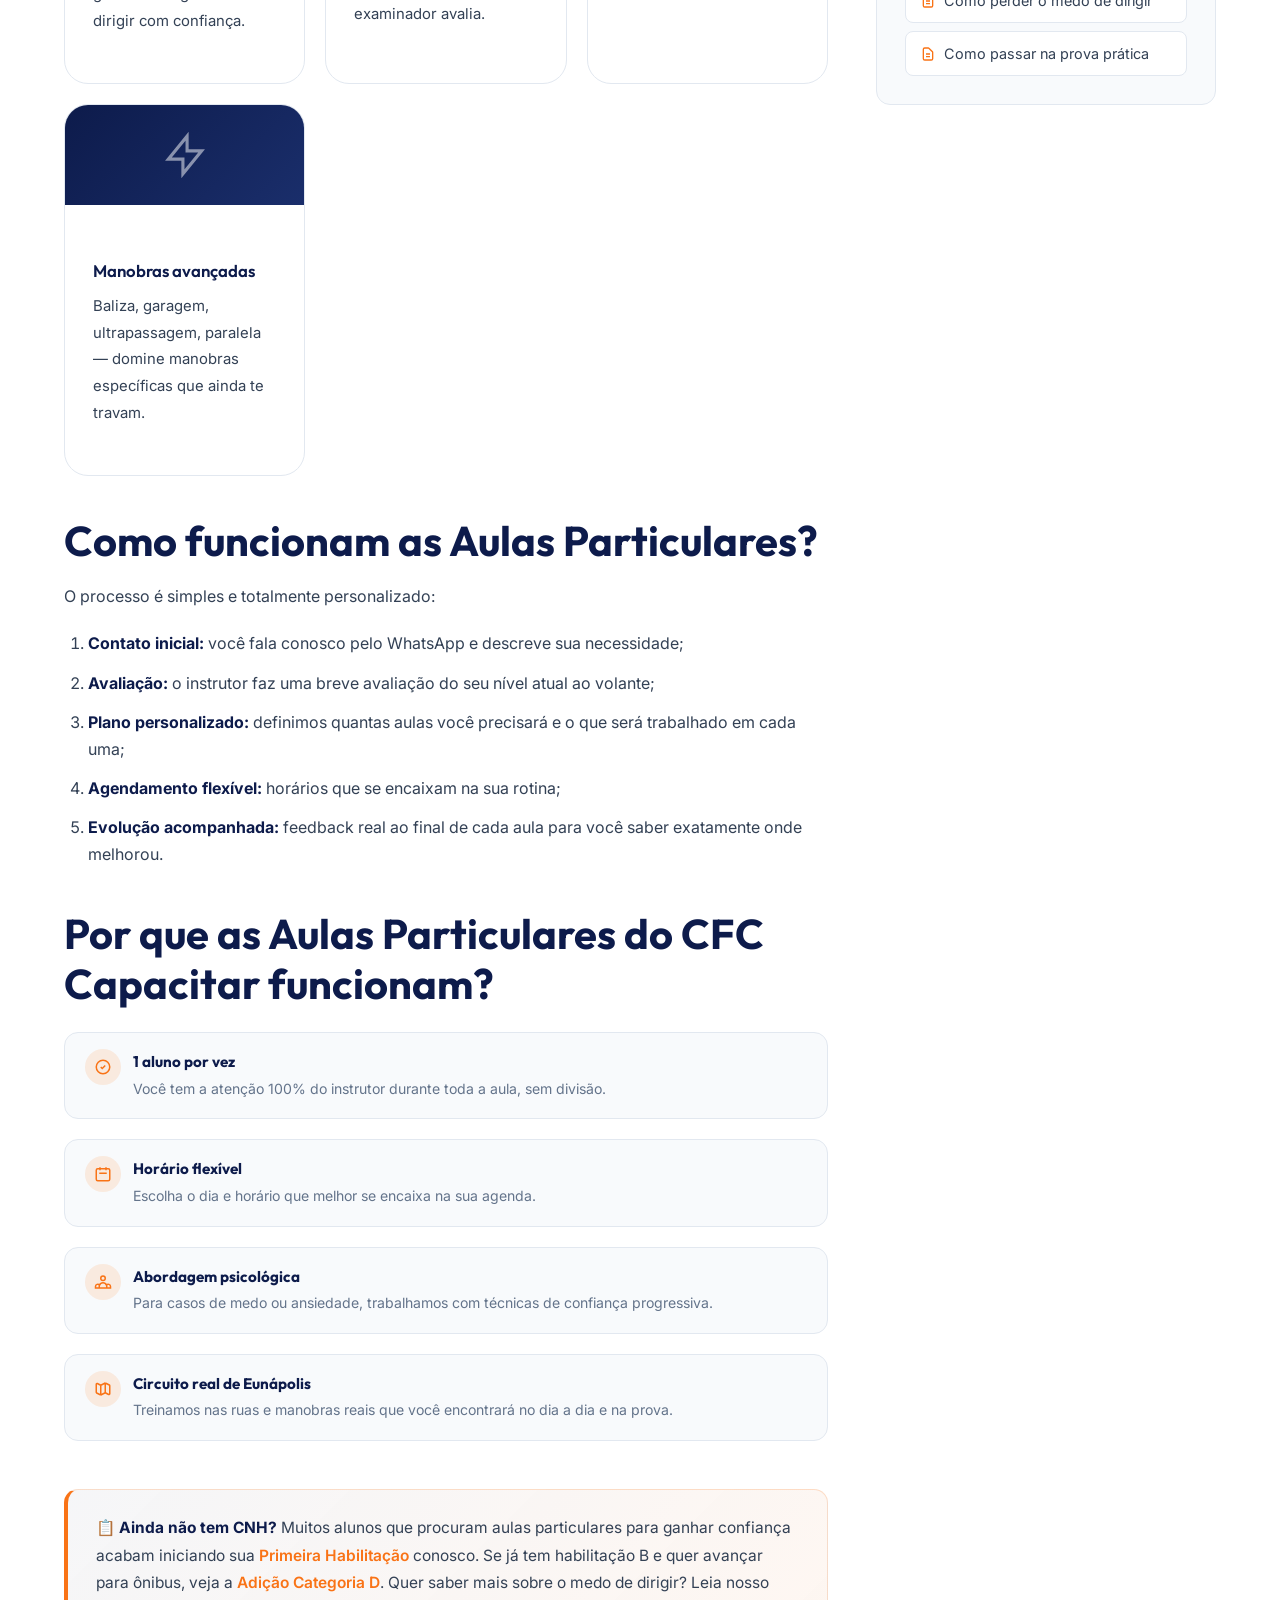
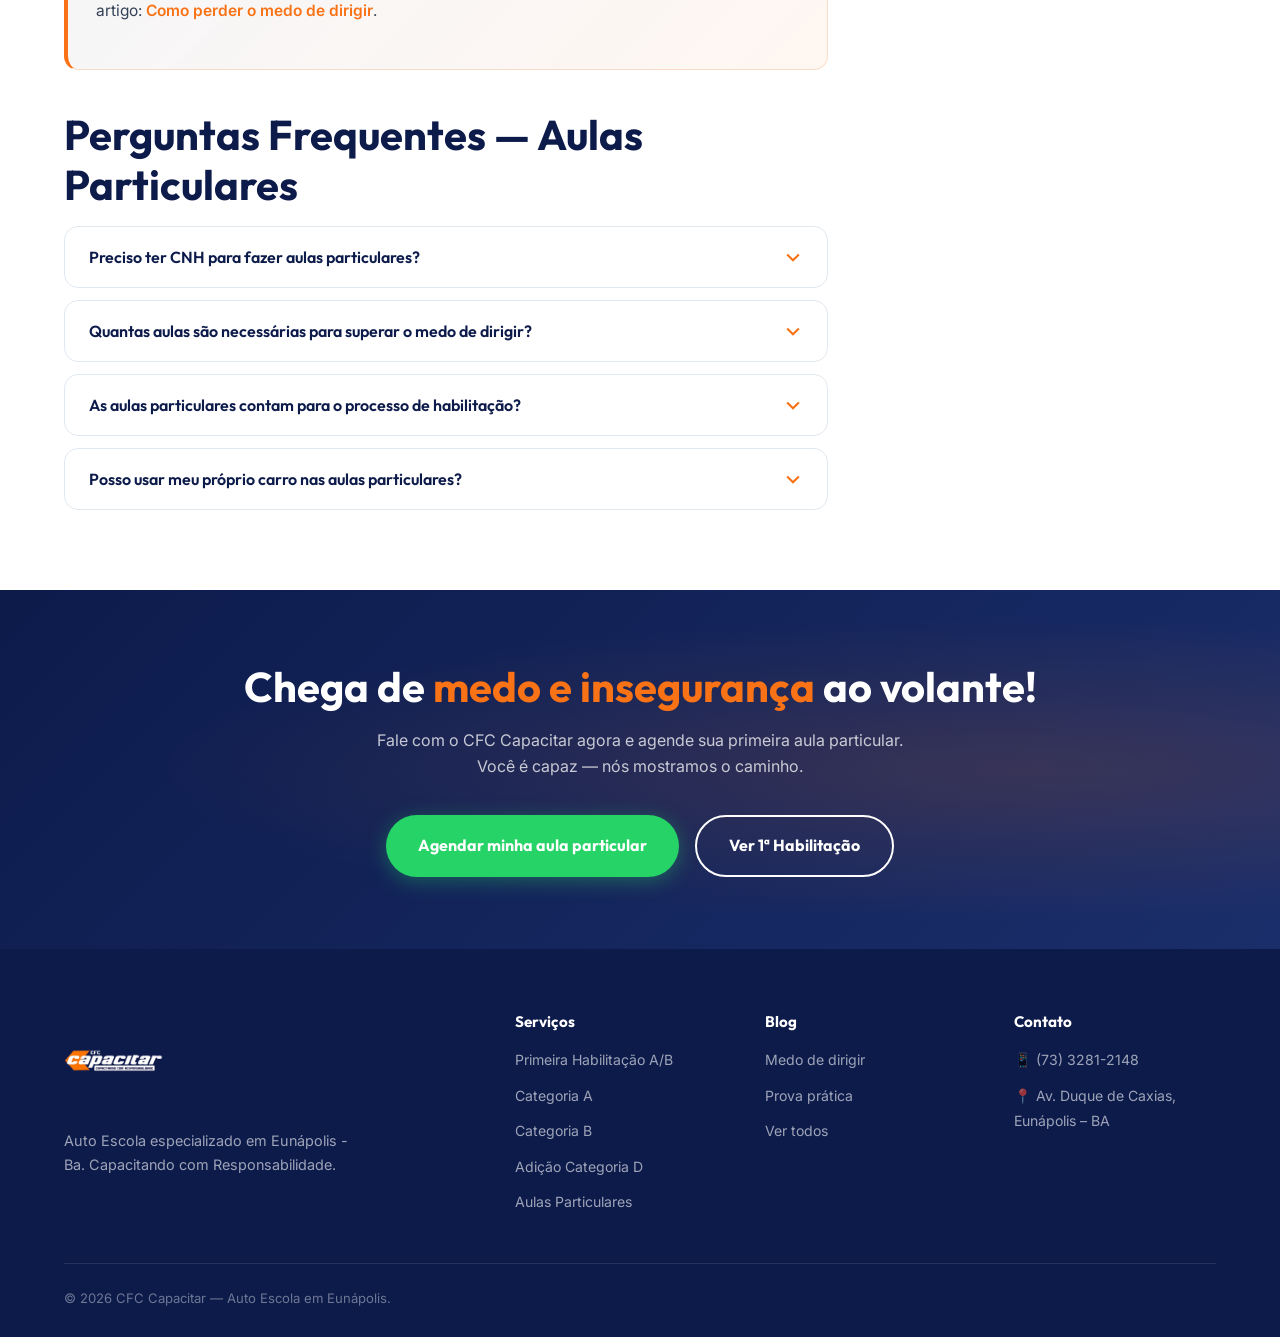
<file: aulas-particulares.html>
<!DOCTYPE html>
<html lang="pt-BR">
<head>
  <meta charset="UTF-8" />
  <meta name="viewport" content="width=device-width, initial-scale=1.0" />
  <title>Aulas Particulares de Direção em Eunápolis | CFC Capacitar — Supere o Medo de Dirigir</title>
  <meta name="description" content="Aulas particulares de direção em Eunápolis com o CFC Capacitar. Supere o medo de dirigir, prepare-se para a prova prática ou reforce sua confiança ao volante. Fale agora!" />
  <meta name="keywords" content="aula particular direção Eunápolis, medo de dirigir Eunápolis, reaprender a dirigir Eunápolis, aula de direção avançada Eunápolis, preparação prova prática Eunápolis, CFC Capacitar aulas particulares" />
  <link rel="canonical" href="https://cfccapacitar.com.br/aulas-particulares.html" />
  <script type="application/ld+json">{"@context":"https://schema.org","@type":"Service","name":"Aulas Particulares de Direção","provider":{"@type":"DrivingSchool","name":"CFC Capacitar"},"areaServed":{"@type":"City","name":"Eunápolis"},"description":"Aulas particulares de direção para superar o medo de dirigir, preparação para prova prática e reforço de habilidades em Eunápolis, Bahia."}</script>
  <link rel="stylesheet" href="style.css" />
</head>
<body>
<header id="main-header">
  <div class="container">
    <nav class="nav">
      <a href="index.html" class="nav-logo"><img src="img/autoescolacapacitar.png" alt="CFC Capacitar" /></a>
      <ul class="nav-links" id="nav-menu">
        <li><a href="index.html">Início</a></li>
        <li><a href="primeira-habilitacao.html">1ª Habilitação</a></li>
        <li><a href="categoria-a.html">Categoria A</a></li>
        <li><a href="categoria-b.html">Categoria B</a></li>
        <li><a href="categoria-d.html">Categoria D</a></li>
        <li><a href="aulas-particulares.html" class="active">Aulas Particulares</a></li>
        <li><a href="blog.html">Blog</a></li>
        <li class="nav-cta"><a href="https://wa.me/557332812148" target="_blank">Fale Conosco</a></li>
      </ul>
      <button class="nav-toggle" id="nav-toggle" aria-label="Menu"><span></span><span></span><span></span></button>
    </nav>
  </div>
</header>

<div class="page-hero">
  <div class="container">
    <nav class="breadcrumb"><ol><li><a href="index.html">Início</a></li><li>Aulas Particulares</li></ol></nav>
    <div class="page-hero-inner">
      <div class="page-hero-text">
        <span class="badge badge-white">🎓 Atenção Exclusiva</span>
        <h1>Aulas Particulares de Direção em Eunápolis</h1>
        <p>Supere o medo de dirigir, prepare-se para a prova prática ou simplesmente ganhe mais confiança ao volante. Aulas 100% personalizadas para o seu ritmo e necessidade.</p>
        <div class="btns">
          <a href="https://wa.me/557332812148?text=Quero%20saber%20sobre%20as%20Aulas%20Particulares%20de%20direção!" target="_blank" class="btn btn-whatsapp" id="aulas-whatsapp">
            <svg viewBox="0 0 24 24" fill="currentColor" style="width:20px;height:20px"><path d="M17.472 14.382c-.297-.149-1.758-.867-2.03-.967-.273-.099-.471-.148-.67.15-.197.297-.767.966-.94 1.164-.173.199-.347.223-.644.075-.297-.15-1.255-.463-2.39-1.475-.883-.788-1.48-1.761-1.653-2.059-.173-.297-.018-.458.13-.606.134-.133.298-.347.446-.52.149-.174.198-.298.298-.497.099-.198.05-.371-.025-.52-.075-.149-.669-1.612-.916-2.207-.242-.579-.487-.5-.669-.51-.173-.008-.371-.01-.57-.01-.198 0-.52.074-.792.372-.272.297-1.04 1.016-1.04 2.479 0 1.462 1.065 2.875 1.213 3.074.149.198 2.096 3.2 5.077 4.487.709.306 1.262.489 1.694.625.712.227 1.36.195 1.871.118.571-.085 1.758-.719 2.006-1.413.248-.694.248-1.289.173-1.413-.074-.124-.272-.198-.57-.347m-5.421 7.403h-.004a9.87 9.87 0 01-5.031-1.378l-.361-.214-3.741.982.998-3.648-.235-.374a9.86 9.86 0 01-1.51-5.26c.001-5.45 4.436-9.884 9.888-9.884 2.64 0 5.122 1.03 6.988 2.898a9.825 9.825 0 012.893 6.994c-.003 5.45-4.437 9.884-9.885 9.884m8.413-18.297A11.815 11.815 0 0012.05 0C5.495 0 .16 5.335.157 11.892c0 2.096.547 4.142 1.588 5.945L.057 24l6.305-1.654a11.882 11.882 0 005.683 1.448h.005c6.554 0 11.89-5.335 11.893-11.893a11.821 11.821 0 00-3.48-8.413z"/></svg>
            Quero agendar uma aula
          </a>
          <a href="blog/como-perder-medo-de-dirigir.html" class="btn btn-outline">Ler: Medo de dirigir</a>
        </div>
      </div>
      <div class="page-hero-image" style="display:flex;align-items:center;justify-content:center;">
       <div>
        <img src="./img/aula particular.png" alt="aulas-particulares-em-eunapolis-cfc-capacitar" loading="eager">
       </div>
      </div>
    </div>
  </div>
</div>

<section class="section">
  <div class="container">
    <div class="content-with-sidebar">
      <div class="article-content">

        <h2>O que são as Aulas Particulares do CFC Capacitar?</h2>
        <p>As <strong>aulas particulares de direção</strong> são sessões individuais de treinamento ao volante com um instrutor dedicado exclusivamente a você. Diferente das aulas do processo de habilitação (que seguem um currículo obrigatório), as aulas particulares são completamente <strong>adaptadas ao seu objetivo específico</strong>.</p>

        <h2>Para quem são as Aulas Particulares?</h2>

        <div class="services-grid" style="margin:24px 0;grid-template-columns:repeat(auto-fit,minmax(220px,1fr));gap:20px;">
          <div class="service-card" style="box-shadow:none;">
            <div style="background:linear-gradient(135deg,var(--azul),var(--azul-medio));height:100px;display:flex;align-items:center;justify-content:center;">
              <svg viewBox="0 0 24 24" fill="none" stroke="rgba(255,255,255,0.5)" stroke-width="1.5" style="width:50px;height:50px"><path d="M4.318 6.318a4.5 4.5 0 000 6.364L12 20.364l7.682-7.682a4.5 4.5 0 00-6.364-6.364L12 7.636l-1.318-1.318a4.5 4.5 0 00-6.364 0z"/></svg>
            </div>
            <div class="service-card-body">
              <h3 style="font-size:1.05rem">Medo de dirigir</h3>
              <p>Ansiedade ao volante? Trabalharemos seu bloqueio de forma gradual e segura até você dirigir com confiança.</p>
            </div>
          </div>
          <div class="service-card" style="box-shadow:none;">
            <div style="background:linear-gradient(135deg,var(--azul),var(--azul-medio));height:100px;display:flex;align-items:center;justify-content:center;">
              <svg viewBox="0 0 24 24" fill="none" stroke="rgba(255,255,255,0.5)" stroke-width="1.5" style="width:50px;height:50px"><path d="M9 12l2 2 4-4M7.835 4.697a3.42 3.42 0 001.946-.806 3.42 3.42 0 014.438 0 3.42 3.42 0 001.946.806 3.42 3.42 0 013.138 3.138 3.42 3.42 0 00.806 1.946 3.42 3.42 0 010 4.438 3.42 3.42 0 00-.806 1.946 3.42 3.42 0 01-3.138 3.138 3.42 3.42 0 00-1.946.806 3.42 3.42 0 01-4.438 0 3.42 3.42 0 00-1.946-.806 3.42 3.42 0 01-3.138-3.138 3.42 3.42 0 00-.806-1.946 3.42 3.42 0 010-4.438 3.42 3.42 0 00.806-1.946 3.42 3.42 0 013.138-3.138z"/></svg>
            </div>
            <div class="service-card-body">
              <h3 style="font-size:1.05rem">Preparação para a prova</h3>
              <p>Vai fazer a prova prática e quer treinar os pontos específicos que o examinador avalia.</p>
            </div>
          </div>
          <div class="service-card" style="box-shadow:none;">
            <div style="background:linear-gradient(135deg,var(--azul),var(--azul-medio));height:100px;display:flex;align-items:center;justify-content:center;">
              <svg viewBox="0 0 24 24" fill="none" stroke="rgba(255,255,255,0.5)" stroke-width="1.5" style="width:50px;height:50px"><path d="M4 4v5h.582m15.356 2A8.001 8.001 0 004.582 9m0 0H9m11 11v-5h-.581m0 0a8.003 8.003 0 01-15.357-2m15.357 2H15"/></svg>
            </div>
            <div class="service-card-body">
              <h3 style="font-size:1.05rem">Reaprender a dirigir</h3>
              <p>Tirou a CNH há anos, ficou parado e quer voltar a dirigir com segurança e sem travamentos.</p>
            </div>
          </div>
          <div class="service-card" style="box-shadow:none;">
            <div style="background:linear-gradient(135deg,var(--azul),var(--azul-medio));height:100px;display:flex;align-items:center;justify-content:center;">
              <svg viewBox="0 0 24 24" fill="none" stroke="rgba(255,255,255,0.5)" stroke-width="1.5" style="width:50px;height:50px"><path d="M13 10V3L4 14h7v7l9-11h-7z"/></svg>
            </div>
            <div class="service-card-body">
              <h3 style="font-size:1.05rem">Manobras avançadas</h3>
              <p>Baliza, garagem, ultrapassagem, paralela — domine manobras específicas que ainda te travam.</p>
            </div>
          </div>
        </div>

        <h2>Como funcionam as Aulas Particulares?</h2>
        <p>O processo é simples e totalmente personalizado:</p>
        <ol style="margin:16px 0 16px 24px">
          <li style="margin-bottom:12px;line-height:1.7"><strong>Contato inicial:</strong> você fala conosco pelo WhatsApp e descreve sua necessidade;</li>
          <li style="margin-bottom:12px;line-height:1.7"><strong>Avaliação:</strong> o instrutor faz uma breve avaliação do seu nível atual ao volante;</li>
          <li style="margin-bottom:12px;line-height:1.7"><strong>Plano personalizado:</strong> definimos quantas aulas você precisará e o que será trabalhado em cada uma;</li>
          <li style="margin-bottom:12px;line-height:1.7"><strong>Agendamento flexível:</strong> horários que se encaixam na sua rotina;</li>
          <li style="margin-bottom:12px;line-height:1.7"><strong>Evolução acompanhada:</strong> feedback real ao final de cada aula para você saber exatamente onde melhorou.</li>
        </ol>

        <h2>Por que as Aulas Particulares do CFC Capacitar funcionam?</h2>
        <ul class="feature-list" style="margin:24px 0">
          <li class="fade-up"><div class="icon"><svg viewBox="0 0 24 24" fill="none" stroke="currentColor" stroke-width="2"><path d="M9 12l2 2 4-4m6 2a9 9 0 11-18 0 9 9 0 0118 0z"/></svg></div><div><strong>1 aluno por vez</strong><span>Você tem a atenção 100% do instrutor durante toda a aula, sem divisão.</span></div></li>
          <li class="fade-up"><div class="icon"><svg viewBox="0 0 24 24" fill="none" stroke="currentColor" stroke-width="2"><path d="M8 7V3m8 4V3m-9 8h10M5 21h14a2 2 0 002-2V7a2 2 0 00-2-2H5a2 2 0 00-2 2v12a2 2 0 002 2z"/></svg></div><div><strong>Horário flexível</strong><span>Escolha o dia e horário que melhor se encaixa na sua agenda.</span></div></li>
          <li class="fade-up"><div class="icon"><svg viewBox="0 0 24 24" fill="none" stroke="currentColor" stroke-width="2"><path d="M17 20h5v-2a3 3 0 00-5.356-1.857M17 20H7m10 0v-2c0-.656-.126-1.283-.356-1.857M7 20H2v-2a3 3 0 015.356-1.857M7 20v-2c0-.656.126-1.283.356-1.857m0 0a5.002 5.002 0 019.288 0M15 7a3 3 0 11-6 0 3 3 0 016 0z"/></svg></div><div><strong>Abordagem psicológica</strong><span>Para casos de medo ou ansiedade, trabalhamos com técnicas de confiança progressiva.</span></div></li>
          <li class="fade-up"><div class="icon"><svg viewBox="0 0 24 24" fill="none" stroke="currentColor" stroke-width="2"><path d="M9 20l-5.447-2.724A1 1 0 013 16.382V5.618a1 1 0 011.447-.894L9 7m0 13l6-3m-6 3V7m6 10l4.553 2.276A1 1 0 0021 18.382V7.618a1 1 0 00-.553-.894L15 4m0 13V4m0 0L9 7"/></svg></div><div><strong>Circuito real de Eunápolis</strong><span>Treinamos nas ruas e manobras reais que você encontrará no dia a dia e na prova.</span></div></li>
        </ul>

        <div class="internal-link-block">
          <p>📋 <strong>Ainda não tem CNH?</strong> Muitos alunos que procuram aulas particulares para ganhar confiança acabam iniciando sua <a href="primeira-habilitacao.html">Primeira Habilitação</a> conosco. Se já tem habilitação B e quer avançar para ônibus, veja a <a href="categoria-d.html">Adição Categoria D</a>. Quer saber mais sobre o medo de dirigir? Leia nosso artigo: <a href="blog/como-perder-medo-de-dirigir.html">Como perder o medo de dirigir</a>.</p>
        </div>

        <h2>Perguntas Frequentes — Aulas Particulares</h2>
        <div class="faq-list" itemscope itemtype="https://schema.org/FAQPage">
          <div class="faq-item" itemscope itemprop="mainEntity" itemtype="https://schema.org/Question">
            <button class="faq-question"><span itemprop="name">Preciso ter CNH para fazer aulas particulares?</span><svg viewBox="0 0 24 24" fill="none" stroke="currentColor" stroke-width="2.5"><path d="M19 9l-7 7-7-7"/></svg></button>
            <div class="faq-answer"><div class="faq-answer-inner" itemprop="text" itemscope itemprop="acceptedAnswer" itemtype="https://schema.org/Answer">Depende do objetivo. Para treinar em vias públicas (fora do pátio), é necessário ter CNH ou PPD (Permissão para Dirigir). Para quem ainda não tem habilitação e precisa treinar no pátio, podemos avaliar o caso. Entre em contato para analisarmos sua situação específica.</div></div>
          </div>
          <div class="faq-item" itemscope itemprop="mainEntity" itemtype="https://schema.org/Question">
            <button class="faq-question"><span itemprop="name">Quantas aulas são necessárias para superar o medo de dirigir?</span><svg viewBox="0 0 24 24" fill="none" stroke="currentColor" stroke-width="2.5"><path d="M19 9l-7 7-7-7"/></svg></button>
            <div class="faq-answer"><div class="faq-answer-inner" itemprop="text" itemscope itemprop="acceptedAnswer" itemtype="https://schema.org/Answer">Varia de pessoa para pessoa. Alguns alunos percebem mudança significativa após 3 a 5 aulas. Outros precisam de mais tempo. O importante é que cada aula tem um objetivo claro e você consegue medir sua evolução. Não existe um número fixo — trabalhamos até você se sentir seguro.</div></div>
          </div>
          <div class="faq-item" itemscope itemprop="mainEntity" itemtype="https://schema.org/Question">
            <button class="faq-question"><span itemprop="name">As aulas particulares contam para o processo de habilitação?</span><svg viewBox="0 0 24 24" fill="none" stroke="currentColor" stroke-width="2.5"><path d="M19 9l-7 7-7-7"/></svg></button>
            <div class="faq-answer"><div class="faq-answer-inner" itemprop="text" itemscope itemprop="acceptedAnswer" itemtype="https://schema.org/Answer">As aulas particulares são treinos complementares e não substituem as 02 aulas práticas obrigatórias do processo de habilitação. Porém, elas aumentam muito a qualidade do aprendizado e a confiança do aluno para as aulas oficiais e para a prova prática.</div></div>
          </div>
          <div class="faq-item" itemscope itemprop="mainEntity" itemtype="https://schema.org/Question">
            <button class="faq-question"><span itemprop="name">Posso usar meu próprio carro nas aulas particulares?</span><svg viewBox="0 0 24 24" fill="none" stroke="currentColor" stroke-width="2.5"><path d="M19 9l-7 7-7-7"/></svg></button>
            <div class="faq-answer"><div class="faq-answer-inner" itemprop="text" itemscope itemprop="acceptedAnswer" itemtype="https://schema.org/Answer">Em geral, as aulas são realizadas com os veículos do CFC, que possuem freio duplo (segurança do instrutor). Para casos específicos, consulte-nos sobre a possibilidade de usar seu veículo particular.</div></div>
          </div>
        </div>
      </div>
      <aside class="sidebar">
        <div class="sidebar-card">
          <h4>🎓 Agendar Aula Particular</h4>
          <p style="font-size:.9rem;color:var(--cinza);margin-bottom:16px;">Fale conosco e diga qual é sua necessidade. Montamos o plano ideal para você.</p>
          <a href="https://wa.me/557332812148?text=Quero%20agendar%20uma%20aula%20particular%20de%20direção!" target="_blank" class="btn btn-whatsapp" style="width:100%;justify-content:center;" id="sidebar-aulas-wa">
            <svg viewBox="0 0 24 24" fill="currentColor" style="width:18px;height:18px"><path d="M17.472 14.382c-.297-.149-1.758-.867-2.03-.967-.273-.099-.471-.148-.67.15-.197.297-.767.966-.94 1.164-.173.199-.347.223-.644.075-.297-.15-1.255-.463-2.39-1.475-.883-.788-1.48-1.761-1.653-2.059-.173-.297-.018-.458.13-.606.134-.133.298-.347.446-.52.149-.174.198-.298.298-.497.099-.198.05-.371-.025-.52-.075-.149-.669-1.612-.916-2.207-.242-.579-.487-.5-.669-.51-.173-.008-.371-.01-.57-.01-.198 0-.52.074-.792.372-.272.297-1.04 1.016-1.04 2.479 0 1.462 1.065 2.875 1.213 3.074.149.198 2.096 3.2 5.077 4.487.709.306 1.262.489 1.694.625.712.227 1.36.195 1.871.118.571-.085 1.758-.719 2.006-1.413.248-.694.248-1.289.173-1.413-.074-.124-.272-.198-.57-.347m-5.421 7.403h-.004a9.87 9.87 0 01-5.031-1.378l-.361-.214-3.741.982.998-3.648-.235-.374a9.86 9.86 0 01-1.51-5.26c.001-5.45 4.436-9.884 9.888-9.884 2.64 0 5.122 1.03 6.988 2.898a9.825 9.825 0 012.893 6.994c-.003 5.45-4.437 9.884-9.885 9.884m8.413-18.297A11.815 11.815 0 0012.05 0C5.495 0 .16 5.335.157 11.892c0 2.096.547 4.142 1.588 5.945L.057 24l6.305-1.654a11.882 11.882 0 005.683 1.448h.005c6.554 0 11.89-5.335 11.893-11.893a11.821 11.821 0 00-3.48-8.413z"/></svg>
            Falar no WhatsApp
          </a>
        </div>
        <div class="sidebar-card">
          <h4>Outros Serviços</h4>
          <div class="sidebar-links">
            <a href="primeira-habilitacao.html"><svg viewBox="0 0 24 24" fill="none" stroke="currentColor" stroke-width="2"><path d="M5 12h14M12 5l7 7-7 7"/></svg>Primeira Habilitação A/B</a>
            <a href="categoria-a.html"><svg viewBox="0 0 24 24" fill="none" stroke="currentColor" stroke-width="2"><path d="M5 12h14M12 5l7 7-7 7"/></svg>Categoria A</a>
            <a href="categoria-b.html"><svg viewBox="0 0 24 24" fill="none" stroke="currentColor" stroke-width="2"><path d="M5 12h14M12 5l7 7-7 7"/></svg>Categoria B</a>
            <a href="categoria-d.html"><svg viewBox="0 0 24 24" fill="none" stroke="currentColor" stroke-width="2"><path d="M5 12h14M12 5l7 7-7 7"/></svg>Adição Categoria D</a>
          </div>
        </div>
        <div class="sidebar-card">
          <h4>Leia Também</h4>
          <div class="sidebar-links">
            <a href="blog/como-perder-medo-de-dirigir.html"><svg viewBox="0 0 24 24" fill="none" stroke="currentColor" stroke-width="2"><path d="M9 12h6m-6 4h6m2 5H7a2 2 0 01-2-2V5a2 2 0 012-2h5.586a1 1 0 01.707.293l5.414 5.414a1 1 0 01.293.707V19a2 2 0 01-2 2z"/></svg>Como perder o medo de dirigir</a>
            <a href="blog/como-passar-prova-pratica.html"><svg viewBox="0 0 24 24" fill="none" stroke="currentColor" stroke-width="2"><path d="M9 12h6m-6 4h6m2 5H7a2 2 0 01-2-2V5a2 2 0 012-2h5.586a1 1 0 01.707.293l5.414 5.414a1 1 0 01.293.707V19a2 2 0 01-2 2z"/></svg>Como passar na prova prática</a>
          </div>
        </div>
      </aside>
    </div>
  </div>
</section>

<section class="cta-strip">
  <div class="container">
    <div class="cta-strip-inner fade-up">
      <h2>Chega de <span style="color:var(--laranja)">medo e insegurança</span> ao volante!</h2>
      <p>Fale com o CFC Capacitar agora e agende sua primeira aula particular. Você é capaz — nós mostramos o caminho.</p>
      <div class="cta-strip-btns">
        <a href="https://wa.me/557332812148?text=Quero%20agendar%20uma%20aula%20particular!" target="_blank" class="btn btn-whatsapp" id="aulas-bottom-cta">Agendar minha aula particular</a>
        <a href="primeira-habilitacao.html" class="btn btn-outline">Ver 1ª Habilitação</a>
      </div>
    </div>
  </div>
</section>

<footer>
  <div class="container">
    <div class="footer-grid">
      <div class="footer-brand"><img src="img/autoescolacapacitar.png" alt="CFC Capacitar" /><p>Auto Escola especializado em Eunápolis - Ba. Capacitando com Responsabilidade.</p></div>
      <div class="footer-col"><h5>Serviços</h5><ul><li><a href="primeira-habilitacao.html">Primeira Habilitação A/B</a></li><li><a href="categoria-a.html">Categoria A</a></li><li><a href="categoria-b.html">Categoria B</a></li><li><a href="categoria-d.html">Adição Categoria D</a></li><li><a href="aulas-particulares.html">Aulas Particulares</a></li></ul></div>
      <div class="footer-col"><h5>Blog</h5><ul><li><a href="blog/como-perder-medo-de-dirigir.html">Medo de dirigir</a></li><li><a href="blog/como-passar-prova-pratica.html">Prova prática</a></li><li><a href="blog.html">Ver todos</a></li></ul></div>
      <div class="footer-col"><h5>Contato</h5><ul><li><a href="https://wa.me/557332812148" target="_blank">📱 (73) 3281-2148</a></li><li><a href="#">📍 Av. Duque de Caxias, Eunápolis – BA</a></li></ul></div>
    </div>
    <div class="footer-bottom"><p>© 2026 CFC Capacitar — Auto Escola em Eunápolis.</p></div>
  </div>
</footer>
<a id="whatsapp-float" href="https://wa.me/557332812148" target="_blank" aria-label="WhatsApp"><svg viewBox="0 0 24 24" fill="currentColor"><path d="M17.472 14.382c-.297-.149-1.758-.867-2.03-.967-.273-.099-.471-.148-.67.15-.197.297-.767.966-.94 1.164-.173.199-.347.223-.644.075-.297-.15-1.255-.463-2.39-1.475-.883-.788-1.48-1.761-1.653-2.059-.173-.297-.018-.458.13-.606.134-.133.298-.347.446-.52.149-.174.198-.298.298-.497.099-.198.05-.371-.025-.52-.075-.149-.669-1.612-.916-2.207-.242-.579-.487-.5-.669-.51-.173-.008-.371-.01-.57-.01-.198 0-.52.074-.792.372-.272.297-1.04 1.016-1.04 2.479 0 1.462 1.065 2.875 1.213 3.074.149.198 2.096 3.2 5.077 4.487.709.306 1.262.489 1.694.625.712.227 1.36.195 1.871.118.571-.085 1.758-.719 2.006-1.413.248-.694.248-1.289.173-1.413-.074-.124-.272-.198-.57-.347m-5.421 7.403h-.004a9.87 9.87 0 01-5.031-1.378l-.361-.214-3.741.982.998-3.648-.235-.374a9.86 9.86 0 01-1.51-5.26c.001-5.45 4.436-9.884 9.888-9.884 2.64 0 5.122 1.03 6.988 2.898a9.825 9.825 0 012.893 6.994c-.003 5.45-4.437 9.884-9.885 9.884m8.413-18.297A11.815 11.815 0 0012.05 0C5.495 0 .16 5.335.157 11.892c0 2.096.547 4.142 1.588 5.945L.057 24l6.305-1.654a11.882 11.882 0 005.683 1.448h.005c6.554 0 11.89-5.335 11.893-11.893a11.821 11.821 0 00-3.48-8.413z"/></svg></a>
<script src="main.js"></script>
</body>
</html>
</file>
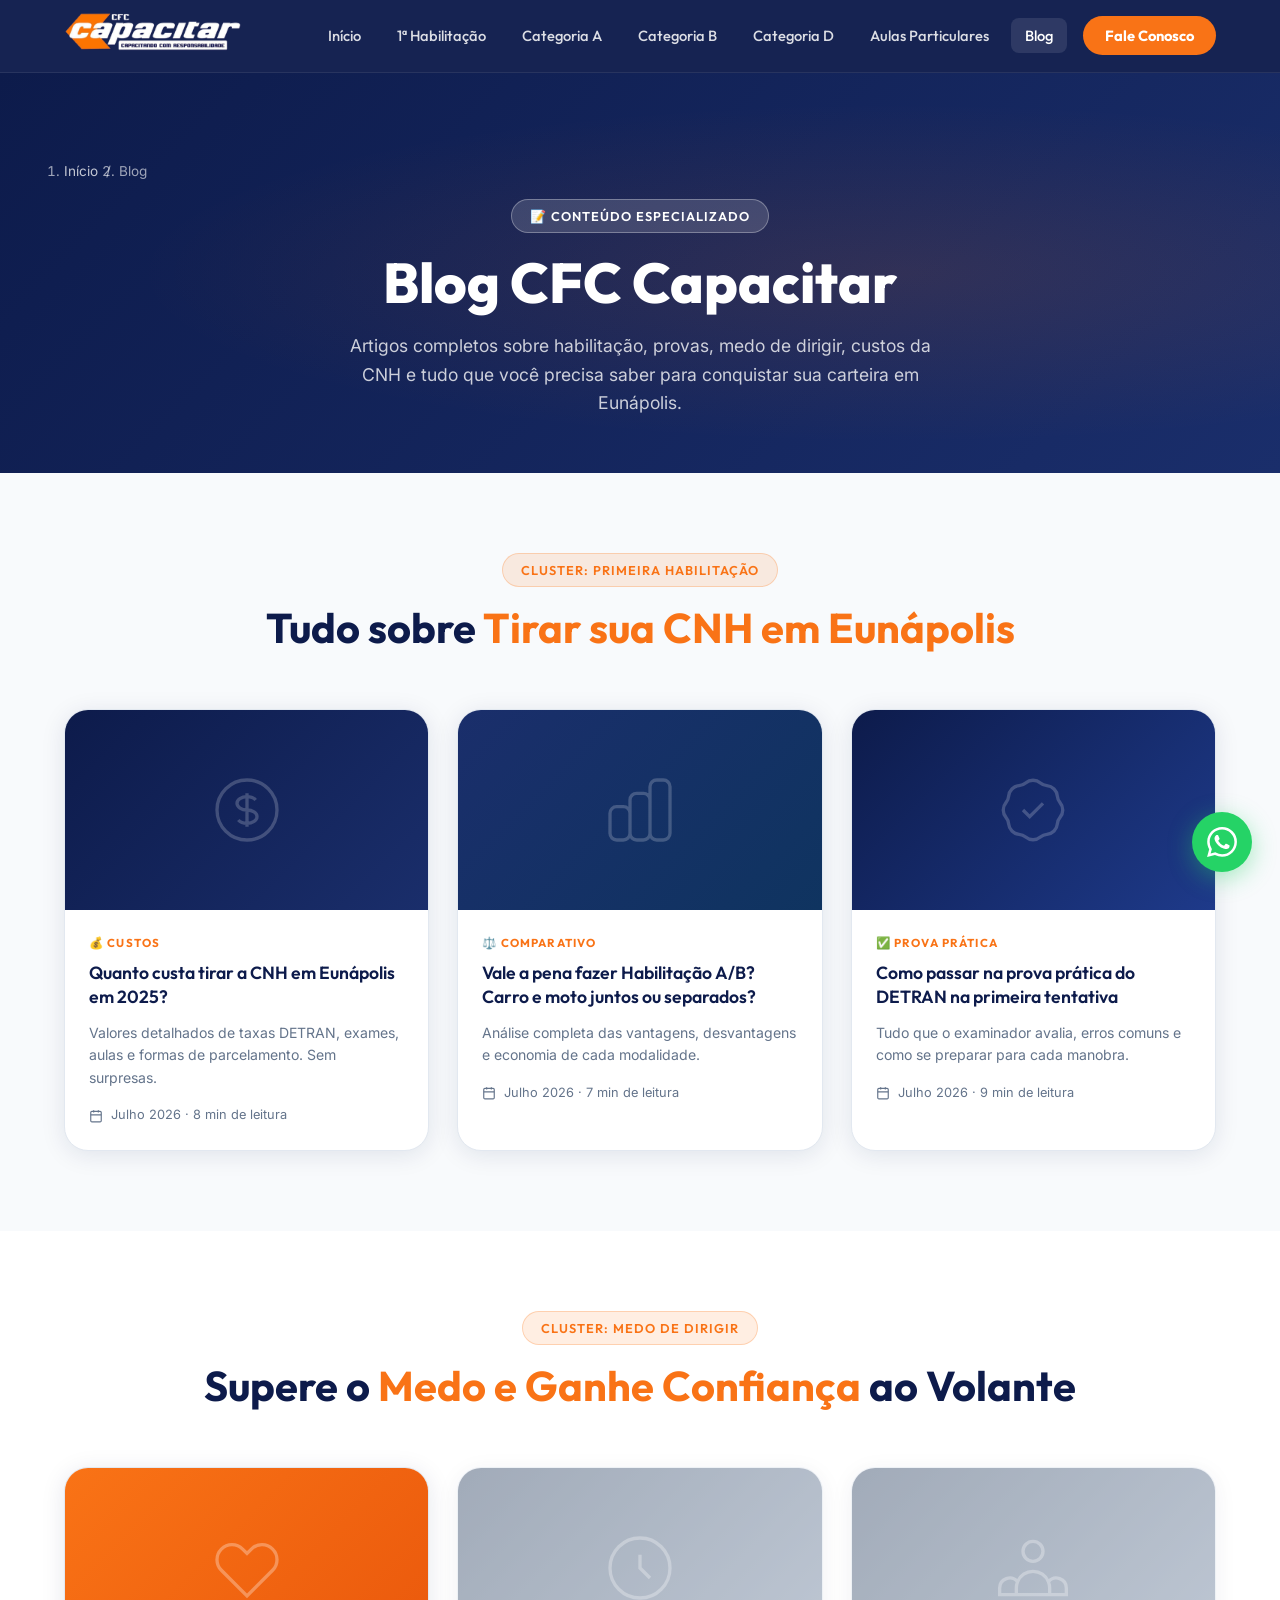
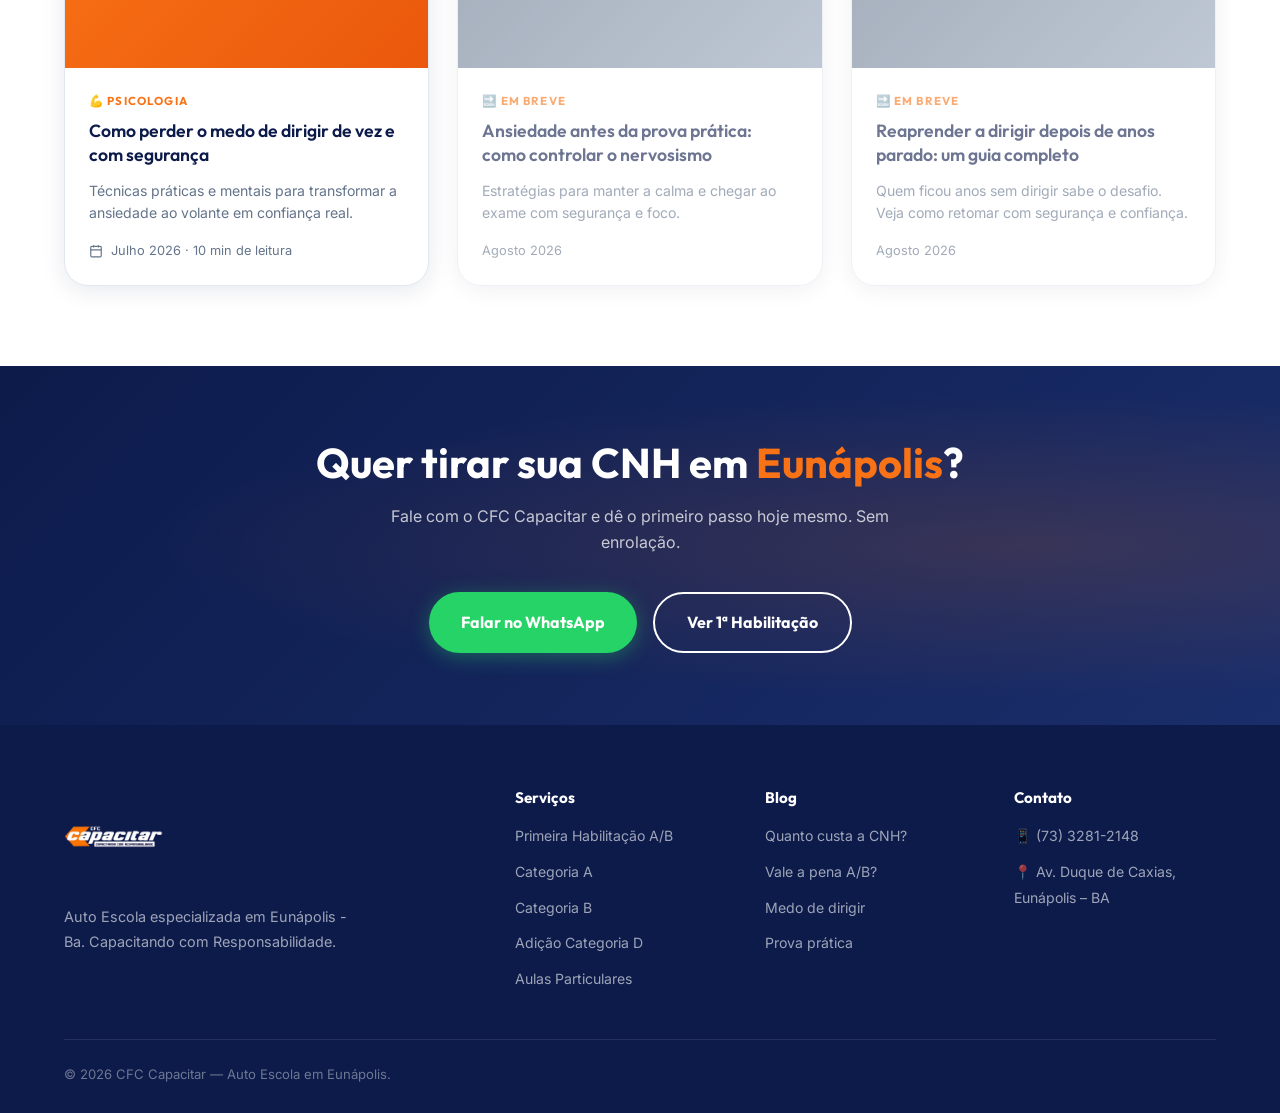
<file: blog.html>
<!DOCTYPE html>
<html lang="pt-BR">
<head>
  <meta charset="UTF-8" />
  <meta name="viewport" content="width=device-width, initial-scale=1.0" />
  <title>Blog CFC Capacitar — Dicas sobre CNH, Direção e Habilitação em Eunápolis</title>
  <meta name="description" content="Artigos completos sobre habilitação, provas práticas, medo de dirigir, custos da CNH e muito mais. O blog do CFC Capacitar, referência em direção em Eunápolis." />
  <meta name="keywords" content="blog autoescola Eunápolis, dicas CNH Eunápolis, habilitação Eunápolis, blog direção CFC Capacitar" />
  <link rel="canonical" href="https://cfccapacitar.com.br/blog.html" />
  <link rel="stylesheet" href="style.css" />
</head>
<body>
<header id="main-header">
  <div class="container">
    <nav class="nav">
      <a href="index.html" class="nav-logo"><img src="img/autoescolacapacitar.png" alt="CFC Capacitar" /></a>
      <ul class="nav-links" id="nav-menu">
        <li><a href="index.html">Início</a></li>
        <li><a href="primeira-habilitacao.html">1ª Habilitação</a></li>
        <li><a href="categoria-a.html">Categoria A</a></li>
        <li><a href="categoria-b.html">Categoria B</a></li>
        <li><a href="categoria-d.html">Categoria D</a></li>
        <li><a href="aulas-particulares.html">Aulas Particulares</a></li>
        <li><a href="blog.html" class="active">Blog</a></li>
        <li class="nav-cta"><a href="https://wa.me/557332812148" target="_blank">Fale Conosco</a></li>
      </ul>
      <button class="nav-toggle" id="nav-toggle" aria-label="Menu"><span></span><span></span><span></span></button>
    </nav>
  </div>
</header>

<div class="page-hero" style="padding:72px 0 56px">
  <div class="container">
    <nav class="breadcrumb"><ol><li><a href="index.html">Início</a></li><li>Blog</li></ol></nav>
    <div style="text-align:center;position:relative;z-index:1">
      <span class="badge badge-white">📝 Conteúdo Especializado</span>
      <h1 style="color:var(--branco);margin-top:16px;margin-bottom:16px">Blog CFC Capacitar</h1>
      <p style="color:rgba(255,255,255,0.78);max-width:620px;margin:0 auto;font-size:1.1rem">Artigos completos sobre habilitação, provas, medo de dirigir, custos da CNH e tudo que você precisa saber para conquistar sua carteira em Eunápolis.</p>
    </div>
  </div>
</div>

<!-- CLUSTERS -->
<section class="section bg-gray">
  <div class="container">
    <div class="section-header fade-up">
      <span class="badge">Cluster: Primeira Habilitação</span>
      <h2>Tudo sobre <span class="text-orange">Tirar sua CNH em Eunápolis</span></h2>
    </div>
    <div class="blog-grid">
      <a href="blog/quanto-custa-cnh-eunapolis.html" class="blog-card fade-up" id="blog-list-custos">
        <div class="blog-card-img" style="background:linear-gradient(135deg,#0d1b4b,#1a2e6b)">
          <svg viewBox="0 0 24 24" fill="none" stroke="rgba(255,255,255,0.2)" stroke-width="1" style="width:80px;height:80px"><path d="M12 8c-1.657 0-3 .895-3 2s1.343 2 3 2 3 .895 3 2-1.343 2-3 2m0-8c1.11 0 2.08.402 2.599 1M12 8V7m0 1v8m0 0v1m0-1c-1.11 0-2.08-.402-2.599-1M21 12a9 9 0 11-18 0 9 9 0 0118 0z"/></svg>
        </div>
        <div class="blog-card-body">
          <div class="blog-card-cat">💰 Custos</div>
          <h3>Quanto custa tirar a CNH em Eunápolis em 2025?</h3>
          <p>Valores detalhados de taxas DETRAN, exames, aulas e formas de parcelamento. Sem surpresas.</p>
          <div class="blog-card-meta"><svg viewBox="0 0 24 24" fill="none" stroke="currentColor" stroke-width="2" style="width:14px;height:14px"><rect x="3" y="4" width="18" height="18" rx="2" ry="2"/><line x1="16" y1="2" x2="16" y2="6"/><line x1="8" y1="2" x2="8" y2="6"/><line x1="3" y1="10" x2="21" y2="10"/></svg>Julho 2026 · 8 min de leitura</div>
        </div>
      </a>
      <a href="blog/vale-a-pena-fazer-ab.html" class="blog-card fade-up" id="blog-list-ab">
        <div class="blog-card-img" style="background:linear-gradient(135deg,#1a2e6b,#0f3460)">
          <svg viewBox="0 0 24 24" fill="none" stroke="rgba(255,255,255,0.2)" stroke-width="1" style="width:80px;height:80px"><path d="M9 19v-6a2 2 0 00-2-2H5a2 2 0 00-2 2v6a2 2 0 002 2h2a2 2 0 002-2zm0 0V9a2 2 0 012-2h2a2 2 0 012 2v10m-6 0a2 2 0 002 2h2a2 2 0 002-2m0 0V5a2 2 0 012-2h2a2 2 0 012 2v14a2 2 0 01-2 2h-2a2 2 0 01-2-2z"/></svg>
        </div>
        <div class="blog-card-body">
          <div class="blog-card-cat">⚖️ Comparativo</div>
          <h3>Vale a pena fazer Habilitação A/B? Carro e moto juntos ou separados?</h3>
          <p>Análise completa das vantagens, desvantagens e economia de cada modalidade.</p>
          <div class="blog-card-meta"><svg viewBox="0 0 24 24" fill="none" stroke="currentColor" stroke-width="2" style="width:14px;height:14px"><rect x="3" y="4" width="18" height="18" rx="2" ry="2"/><line x1="16" y1="2" x2="16" y2="6"/><line x1="8" y1="2" x2="8" y2="6"/><line x1="3" y1="10" x2="21" y2="10"/></svg>Julho 2026 · 7 min de leitura</div>
        </div>
      </a>
      <a href="blog/como-passar-prova-pratica.html" class="blog-card fade-up" id="blog-list-prova">
        <div class="blog-card-img" style="background:linear-gradient(135deg,#0d1b4b,#1e3a8a)">
          <svg viewBox="0 0 24 24" fill="none" stroke="rgba(255,255,255,0.2)" stroke-width="1" style="width:80px;height:80px"><path d="M9 12l2 2 4-4M7.835 4.697a3.42 3.42 0 001.946-.806 3.42 3.42 0 014.438 0 3.42 3.42 0 001.946.806 3.42 3.42 0 013.138 3.138 3.42 3.42 0 00.806 1.946 3.42 3.42 0 010 4.438 3.42 3.42 0 00-.806 1.946 3.42 3.42 0 01-3.138 3.138 3.42 3.42 0 00-1.946.806 3.42 3.42 0 01-4.438 0 3.42 3.42 0 00-1.946-.806 3.42 3.42 0 01-3.138-3.138 3.42 3.42 0 00-.806-1.946 3.42 3.42 0 010-4.438 3.42 3.42 0 00.806-1.946 3.42 3.42 0 013.138-3.138z"/></svg>
        </div>
        <div class="blog-card-body">
          <div class="blog-card-cat">✅ Prova Prática</div>
          <h3>Como passar na prova prática do DETRAN na primeira tentativa</h3>
          <p>Tudo que o examinador avalia, erros comuns e como se preparar para cada manobra.</p>
          <div class="blog-card-meta"><svg viewBox="0 0 24 24" fill="none" stroke="currentColor" stroke-width="2" style="width:14px;height:14px"><rect x="3" y="4" width="18" height="18" rx="2" ry="2"/><line x1="16" y1="2" x2="16" y2="6"/><line x1="8" y1="2" x2="8" y2="6"/><line x1="3" y1="10" x2="21" y2="10"/></svg>Julho 2026 · 9 min de leitura</div>
        </div>
      </a>
    </div>
  </div>
</section>

<section class="section">
  <div class="container">
    <div class="section-header fade-up">
      <span class="badge">Cluster: Medo de Dirigir</span>
      <h2>Supere o <span class="text-orange">Medo e Ganhe Confiança</span> ao Volante</h2>
    </div>
    <div class="blog-grid">
      <a href="blog/como-perder-medo-de-dirigir.html" class="blog-card fade-up" id="blog-list-medo">
        <div class="blog-card-img" style="background:linear-gradient(135deg,#f97316,#ea580c)">
          <svg viewBox="0 0 24 24" fill="none" stroke="rgba(255,255,255,0.3)" stroke-width="1" style="width:80px;height:80px"><path d="M4.318 6.318a4.5 4.5 0 000 6.364L12 20.364l7.682-7.682a4.5 4.5 0 00-6.364-6.364L12 7.636l-1.318-1.318a4.5 4.5 0 00-6.364 0z"/></svg>
        </div>
        <div class="blog-card-body">
          <div class="blog-card-cat">💪 Psicologia</div>
          <h3>Como perder o medo de dirigir de vez e com segurança</h3>
          <p>Técnicas práticas e mentais para transformar a ansiedade ao volante em confiança real.</p>
          <div class="blog-card-meta"><svg viewBox="0 0 24 24" fill="none" stroke="currentColor" stroke-width="2" style="width:14px;height:14px"><rect x="3" y="4" width="18" height="18" rx="2" ry="2"/><line x1="16" y1="2" x2="16" y2="6"/><line x1="8" y1="2" x2="8" y2="6"/><line x1="3" y1="10" x2="21" y2="10"/></svg>Julho 2026 · 10 min de leitura</div>
        </div>
      </a>
      <div class="blog-card fade-up" style="opacity:.6;pointer-events:none">
        <div class="blog-card-img" style="background:linear-gradient(135deg,#64748b,#94a3b8)">
          <svg viewBox="0 0 24 24" fill="none" stroke="rgba(255,255,255,0.3)" stroke-width="1" style="width:80px;height:80px"><path d="M12 8v4l3 3m6-3a9 9 0 11-18 0 9 9 0 0118 0z"/></svg>
        </div>
        <div class="blog-card-body">
          <div class="blog-card-cat">🔜 Em breve</div>
          <h3>Ansiedade antes da prova prática: como controlar o nervosismo</h3>
          <p>Estratégias para manter a calma e chegar ao exame com segurança e foco.</p>
          <div class="blog-card-meta">Agosto 2026</div>
        </div>
      </div>
      <div class="blog-card fade-up" style="opacity:.6;pointer-events:none">
        <div class="blog-card-img" style="background:linear-gradient(135deg,#64748b,#94a3b8)">
          <svg viewBox="0 0 24 24" fill="none" stroke="rgba(255,255,255,0.3)" stroke-width="1" style="width:80px;height:80px"><path d="M17 20h5v-2a3 3 0 00-5.356-1.857M17 20H7m10 0v-2c0-.656-.126-1.283-.356-1.857M7 20H2v-2a3 3 0 015.356-1.857M7 20v-2c0-.656.126-1.283.356-1.857m0 0a5.002 5.002 0 019.288 0M15 7a3 3 0 11-6 0 3 3 0 016 0z"/></svg>
        </div>
        <div class="blog-card-body">
          <div class="blog-card-cat">🔜 Em breve</div>
          <h3>Reaprender a dirigir depois de anos parado: um guia completo</h3>
          <p>Quem ficou anos sem dirigir sabe o desafio. Veja como retomar com segurança e confiança.</p>
          <div class="blog-card-meta">Agosto 2026</div>
        </div>
      </div>
    </div>
  </div>
</section>

<section class="cta-strip">
  <div class="container">
    <div class="cta-strip-inner fade-up">
      <h2>Quer tirar sua CNH em <span style="color:var(--laranja)">Eunápolis</span>?</h2>
      <p>Fale com o CFC Capacitar e dê o primeiro passo hoje mesmo. Sem enrolação.</p>
      <div class="cta-strip-btns">
        <a href="https://wa.me/557332812148" target="_blank" class="btn btn-whatsapp" id="blog-cta-wa">Falar no WhatsApp</a>
        <a href="primeira-habilitacao.html" class="btn btn-outline">Ver 1ª Habilitação</a>
      </div>
    </div>
  </div>
</section>

<footer>
  <div class="container">
    <div class="footer-grid">
      <div class="footer-brand"><img src="img/autoescolacapacitar.png" alt="CFC Capacitar" /><p>Auto Escola especializada em Eunápolis - Ba. Capacitando com Responsabilidade.</p></div>
      <div class="footer-col"><h5>Serviços</h5><ul><li><a href="primeira-habilitacao.html">Primeira Habilitação A/B</a></li><li><a href="categoria-a.html">Categoria A</a></li><li><a href="categoria-b.html">Categoria B</a></li><li><a href="categoria-d.html">Adição Categoria D</a></li><li><a href="aulas-particulares.html">Aulas Particulares</a></li></ul></div>
      <div class="footer-col"><h5>Blog</h5><ul><li><a href="blog/quanto-custa-cnh-eunapolis.html">Quanto custa a CNH?</a></li><li><a href="blog/vale-a-pena-fazer-ab.html">Vale a pena A/B?</a></li><li><a href="blog/como-perder-medo-de-dirigir.html">Medo de dirigir</a></li><li><a href="blog/como-passar-prova-pratica.html">Prova prática</a></li></ul></div>
      <div class="footer-col"><h5>Contato</h5><ul><li><a href="https://wa.me/557332812148" target="_blank">📱 (73) 3281-2148</a></li><li><a href="#">📍 Av. Duque de Caxias, Eunápolis – BA</a></li></ul></div>
    </div>
    <div class="footer-bottom"><p>© 2026 CFC Capacitar — Auto Escola em Eunápolis.</p></div>
  </div>
</footer>
<a id="whatsapp-float" href="https://wa.me/557332812148" target="_blank" aria-label="WhatsApp"><svg viewBox="0 0 24 24" fill="currentColor"><path d="M17.472 14.382c-.297-.149-1.758-.867-2.03-.967-.273-.099-.471-.148-.67.15-.197.297-.767.966-.94 1.164-.173.199-.347.223-.644.075-.297-.15-1.255-.463-2.39-1.475-.883-.788-1.48-1.761-1.653-2.059-.173-.297-.018-.458.13-.606.134-.133.298-.347.446-.52.149-.174.198-.298.298-.497.099-.198.05-.371-.025-.52-.075-.149-.669-1.612-.916-2.207-.242-.579-.487-.5-.669-.51-.173-.008-.371-.01-.57-.01-.198 0-.52.074-.792.372-.272.297-1.04 1.016-1.04 2.479 0 1.462 1.065 2.875 1.213 3.074.149.198 2.096 3.2 5.077 4.487.709.306 1.262.489 1.694.625.712.227 1.36.195 1.871.118.571-.085 1.758-.719 2.006-1.413.248-.694.248-1.289.173-1.413-.074-.124-.272-.198-.57-.347m-5.421 7.403h-.004a9.87 9.87 0 01-5.031-1.378l-.361-.214-3.741.982.998-3.648-.235-.374a9.86 9.86 0 01-1.51-5.26c.001-5.45 4.436-9.884 9.888-9.884 2.64 0 5.122 1.03 6.988 2.898a9.825 9.825 0 012.893 6.994c-.003 5.45-4.437 9.884-9.885 9.884m8.413-18.297A11.815 11.815 0 0012.05 0C5.495 0 .16 5.335.157 11.892c0 2.096.547 4.142 1.588 5.945L.057 24l6.305-1.654a11.882 11.882 0 005.683 1.448h.005c6.554 0 11.89-5.335 11.893-11.893a11.821 11.821 0 00-3.48-8.413z"/></svg></a>
<script src="main.js"></script>
</body>
</html>
</file>
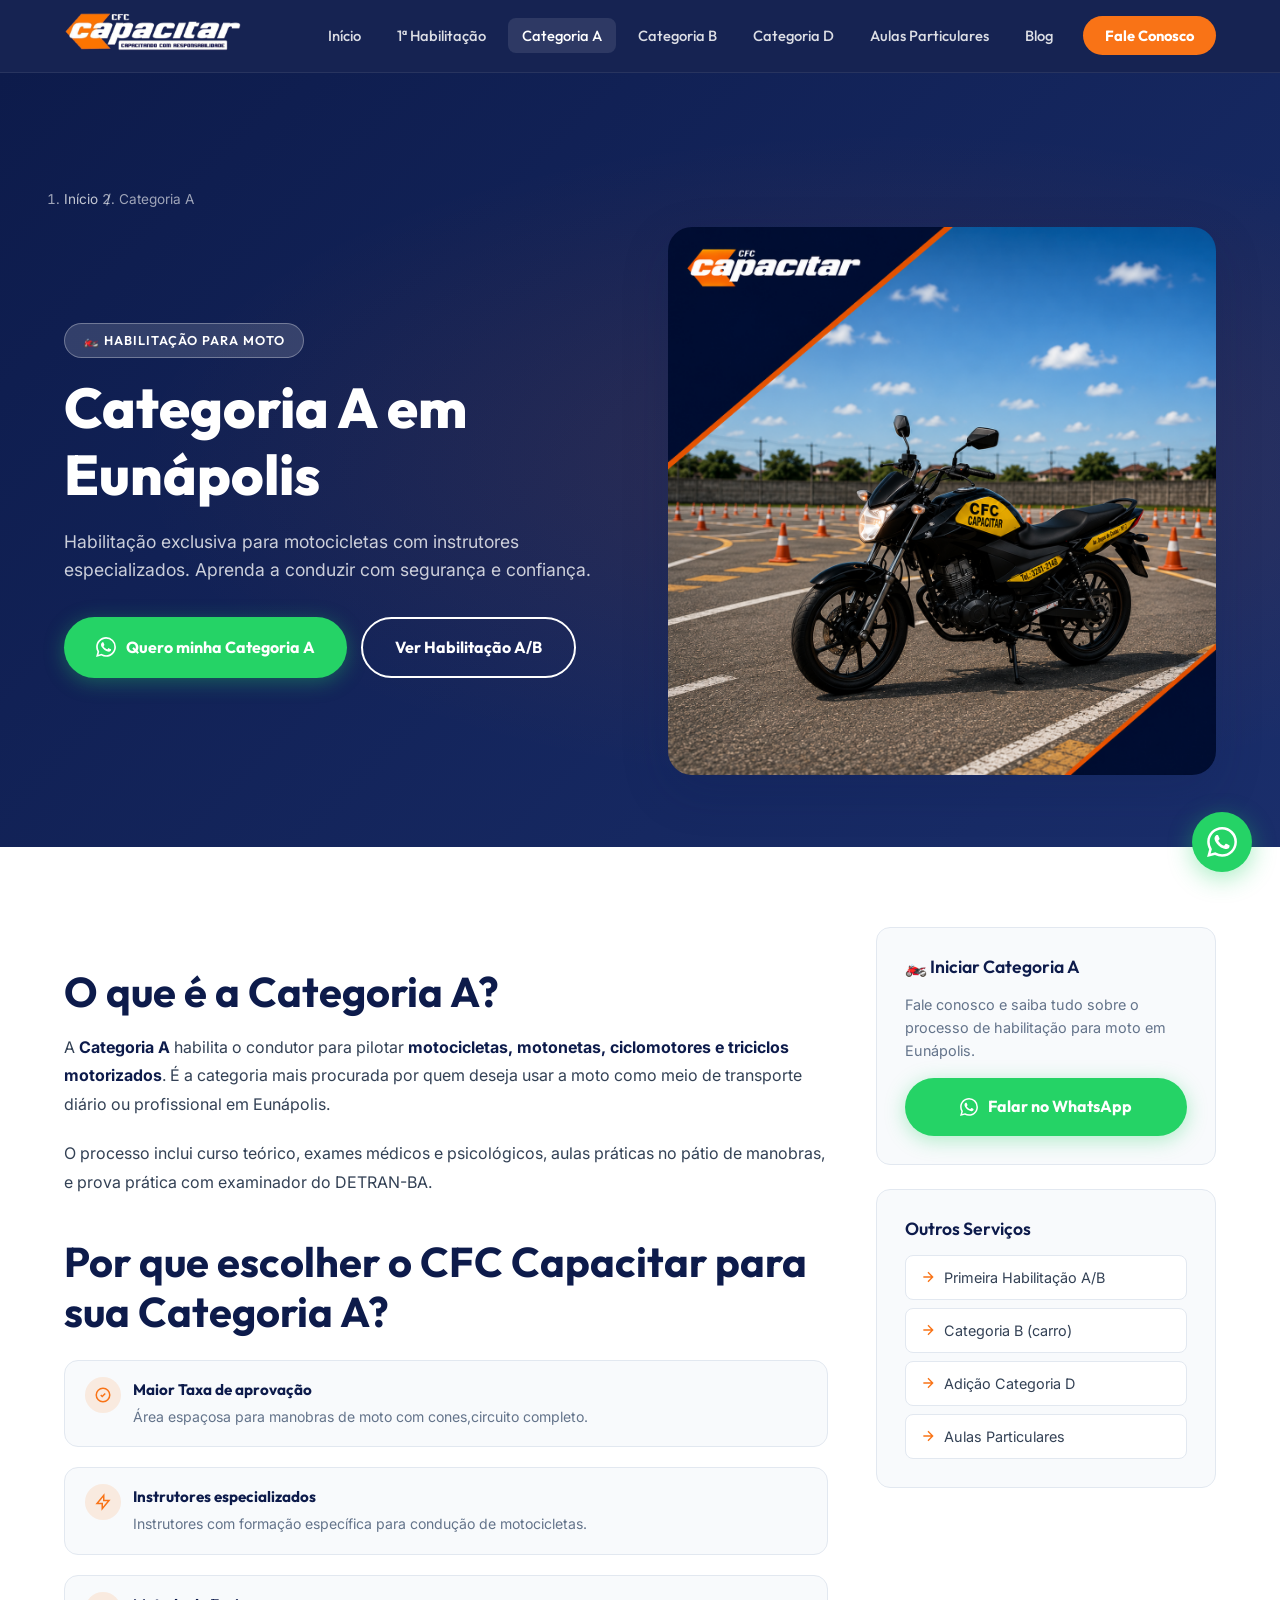
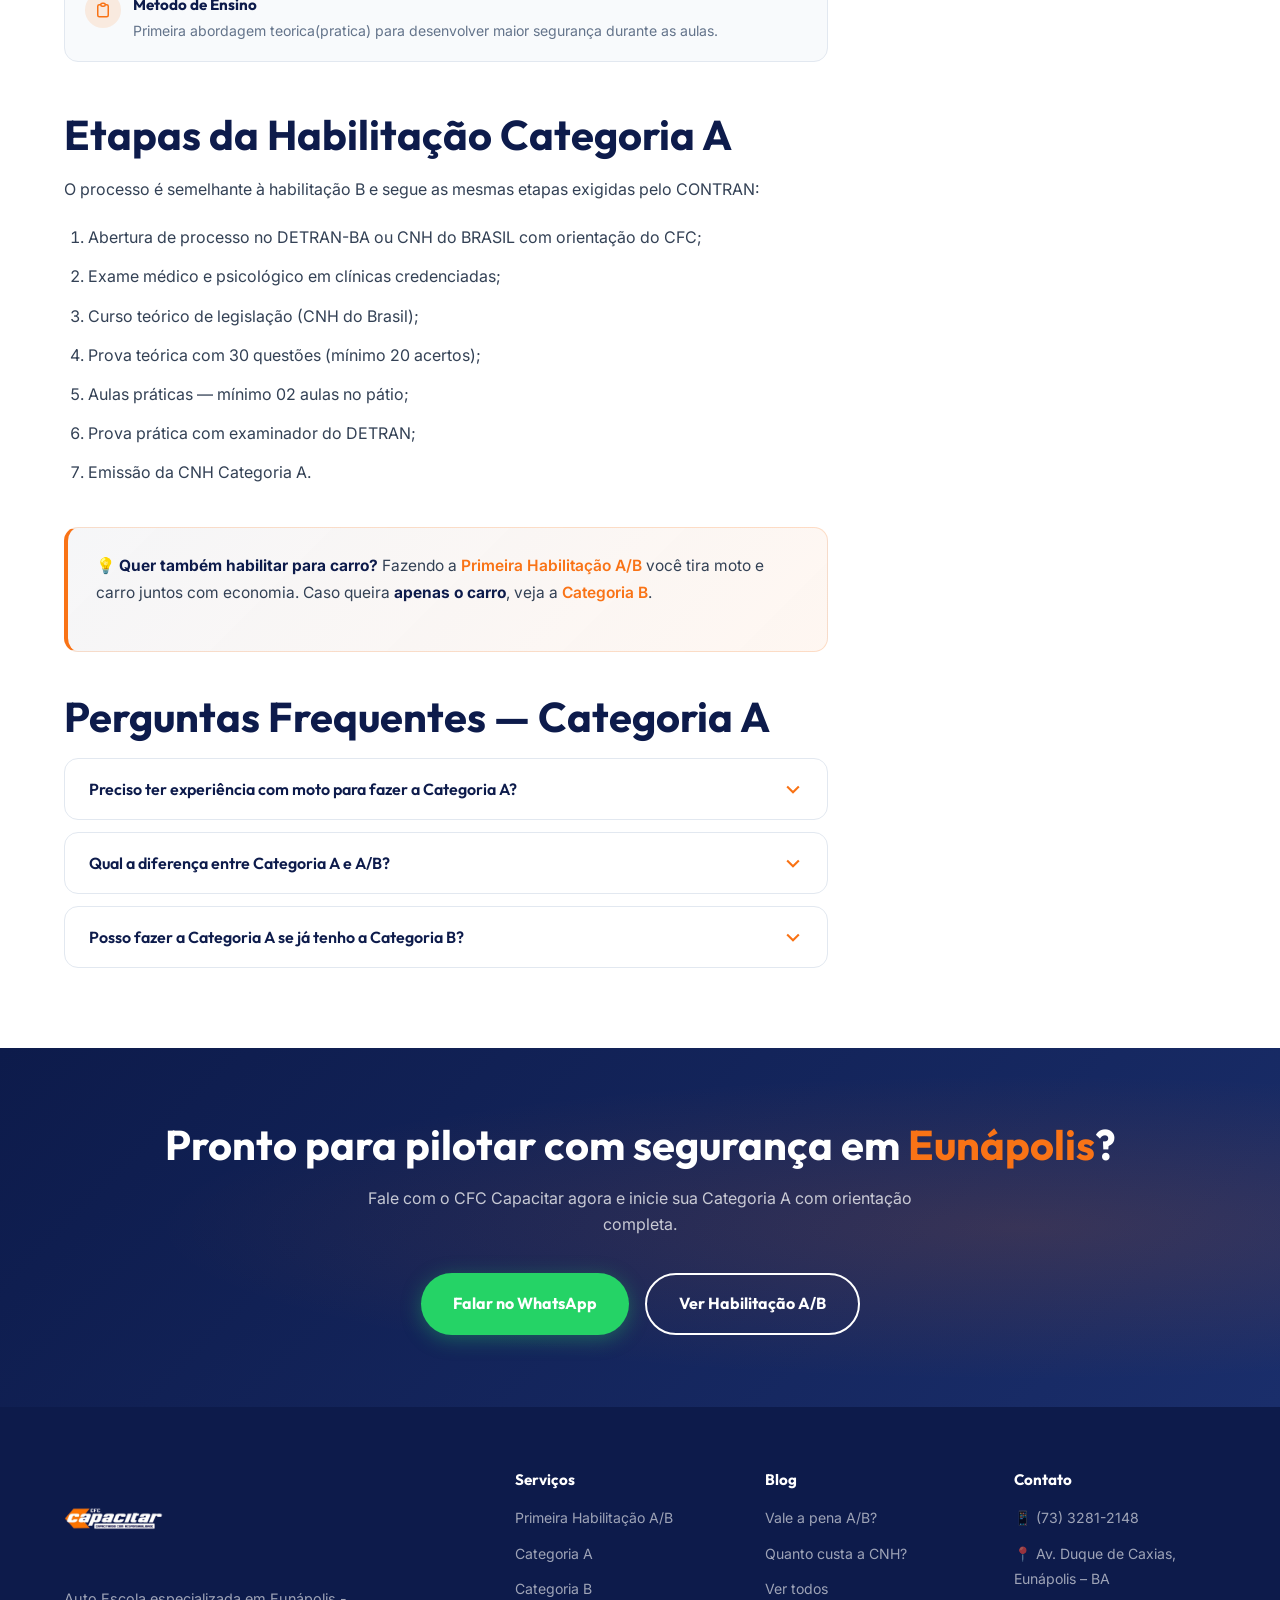
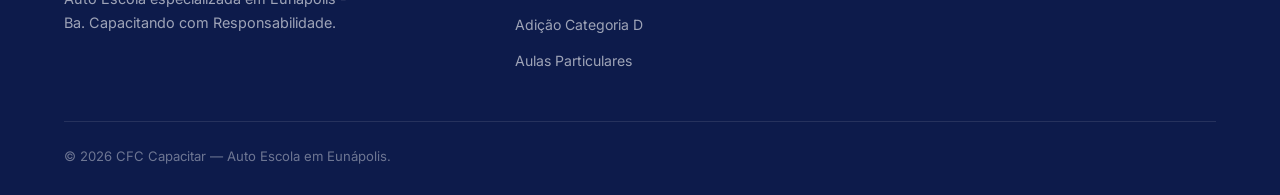
<file: categoria-a.html>
<!DOCTYPE html>
<html lang="pt-BR">
<head>
  <meta charset="UTF-8" />
  <meta name="viewport" content="width=device-width, initial-scale=1.0" />
  <title>Categoria A em Eunápolis — Habilitação para Moto | CFC Capacitar</title>
  <meta name="description" content="Habilitação Categoria A (motocicleta) em Eunápolis com o CFC Capacitar. Instrutores experientes, pátio de manobras moderno e alta taxa de aprovação. Fale agora!" />
  <meta name="keywords" content="categoria A Eunápolis, habilitação moto Eunápolis, CNH moto Eunápolis, tirar CNH A Eunápolis, CFC Capacitar categoria A" />
  <link rel="canonical" href="https://cfccapacitar.com.br/categoria-a.html" />
  <script type="application/ld+json">{"@context":"https://schema.org","@type":"Service","name":"Habilitação Categoria A","provider":{"@type":"DrivingSchool","name":"CFC Capacitar"},"areaServed":{"@type":"City","name":"Eunápolis"},"description":"Habilitação para motocicletas (Categoria A) em Eunápolis, Bahia."}</script>
  <link rel="stylesheet" href="style.css" />
</head>
<body>
<header id="main-header">
  <div class="container">
    <nav class="nav">
      <a href="index.html" class="nav-logo"><img src="img/autoescolacapacitar.png" alt="CFC Capacitar" /></a>
      <ul class="nav-links" id="nav-menu">
        <li><a href="index.html">Início</a></li>
        <li><a href="primeira-habilitacao.html">1ª Habilitação</a></li>
        <li><a href="categoria-a.html" class="active">Categoria A</a></li>
        <li><a href="categoria-b.html">Categoria B</a></li>
        <li><a href="categoria-d.html">Categoria D</a></li>
        <li><a href="aulas-particulares.html">Aulas Particulares</a></li>
        <li><a href="blog.html">Blog</a></li>
        <li class="nav-cta"><a href="https://wa.me/557332812148" target="_blank">Fale Conosco</a></li>
      </ul>
      <button class="nav-toggle" id="nav-toggle" aria-label="Menu"><span></span><span></span><span></span></button>
    </nav>
  </div>
</header>

<div class="page-hero">
  <div class="container">
    <nav class="breadcrumb"><ol><li><a href="index.html">Início</a></li><li>Categoria A</li></ol></nav>
    <div class="page-hero-inner">
      <div class="page-hero-text">
        <span class="badge badge-white">🏍️ Habilitação para Moto</span>
        <h1>Categoria A em Eunápolis</h1>
        <p>Habilitação exclusiva para motocicletas com instrutores especializados. Aprenda a conduzir com segurança e confiança.</p>
        <div class="btns">
          <a href="https://wa.me/557332812148?text=Quero%20saber%20sobre%20a%20Categoria%20A!" target="_blank" class="btn btn-whatsapp" id="cat-a-whatsapp">
            <svg viewBox="0 0 24 24" fill="currentColor" style="width:20px;height:20px"><path d="M17.472 14.382c-.297-.149-1.758-.867-2.03-.967-.273-.099-.471-.148-.67.15-.197.297-.767.966-.94 1.164-.173.199-.347.223-.644.075-.297-.15-1.255-.463-2.39-1.475-.883-.788-1.48-1.761-1.653-2.059-.173-.297-.018-.458.13-.606.134-.133.298-.347.446-.52.149-.174.198-.298.298-.497.099-.198.05-.371-.025-.52-.075-.149-.669-1.612-.916-2.207-.242-.579-.487-.5-.669-.51-.173-.008-.371-.01-.57-.01-.198 0-.52.074-.792.372-.272.297-1.04 1.016-1.04 2.479 0 1.462 1.065 2.875 1.213 3.074.149.198 2.096 3.2 5.077 4.487.709.306 1.262.489 1.694.625.712.227 1.36.195 1.871.118.571-.085 1.758-.719 2.006-1.413.248-.694.248-1.289.173-1.413-.074-.124-.272-.198-.57-.347m-5.421 7.403h-.004a9.87 9.87 0 01-5.031-1.378l-.361-.214-3.741.982.998-3.648-.235-.374a9.86 9.86 0 01-1.51-5.26c.001-5.45 4.436-9.884 9.888-9.884 2.64 0 5.122 1.03 6.988 2.898a9.825 9.825 0 012.893 6.994c-.003 5.45-4.437 9.884-9.885 9.884m8.413-18.297A11.815 11.815 0 0012.05 0C5.495 0 .16 5.335.157 11.892c0 2.096.547 4.142 1.588 5.945L.057 24l6.305-1.654a11.882 11.882 0 005.683 1.448h.005c6.554 0 11.89-5.335 11.893-11.893a11.821 11.821 0 00-3.48-8.413z"/></svg>
            Quero minha Categoria A
          </a>
          <a href="primeira-habilitacao.html" class="btn btn-outline">Ver Habilitação A/B</a>
        </div>
      </div>
      <div class="page-hero-image">
        <img src="img/habilitaçao A.png" alt="Categoria A moto CFC Capacitar Eunápolis" loading="eager" />
      </div>
    </div>
  </div>
</div>

<section class="section">
  <div class="container">
    <div class="content-with-sidebar">
      <div class="article-content">
        <h2>O que é a Categoria A?</h2>
        <p>A <strong>Categoria A</strong> habilita o condutor para pilotar <strong>motocicletas, motonetas, ciclomotores e triciclos motorizados</strong>. É a categoria mais procurada por quem deseja usar a moto como meio de transporte diário ou profissional em Eunápolis.</p>
        <p>O processo inclui curso teórico, exames médicos e psicológicos, aulas práticas no pátio de manobras, e prova prática com examinador do DETRAN-BA.</p>

        <h2>Por que escolher o CFC Capacitar para sua Categoria A?</h2>
        <ul class="feature-list" style="margin:24px 0">
          <li class="fade-up"><div class="icon"><svg viewBox="0 0 24 24" fill="none" stroke="currentColor" stroke-width="2"><path d="M9 12l2 2 4-4m6 2a9 9 0 11-18 0 9 9 0 0118 0z"/></svg></div><div><strong>Maior Taxa de aprovação</strong><span>Área espaçosa para manobras de moto com cones,circuito completo.</span></div></li>
          <li class="fade-up"><div class="icon"><svg viewBox="0 0 24 24" fill="none" stroke="currentColor" stroke-width="2"><path d="M13 10V3L4 14h7v7l9-11h-7z"/></svg></div><div><strong>Instrutores especializados</strong><span>Instrutores com formação específica para condução de motocicletas.</span></div></li>
          <li class="fade-up"><div class="icon"><svg viewBox="0 0 24 24" fill="none" stroke="currentColor" stroke-width="2"><path d="M9 5H7a2 2 0 00-2 2v12a2 2 0 002 2h10a2 2 0 002-2V7a2 2 0 00-2-2h-2M9 5a2 2 0 002 2h2a2 2 0 002-2M9 5a2 2 0 012-2h2a2 2 0 012 2"/></svg></div><div><strong>Metodo de Ensino</strong><span>Primeira abordagem teorica(pratica) para desenvolver maior segurança durante as aulas.</span></div></li>
        </ul>

        <h2>Etapas da Habilitação Categoria A</h2>
        <p>O processo é semelhante à habilitação B e segue as mesmas etapas exigidas pelo CONTRAN:</p>
        <ol style="margin:16px 0 16px 24px">
          <li style="margin-bottom:12px;line-height:1.7">Abertura de processo no DETRAN-BA ou CNH do BRASIL com orientação do CFC;</li>
          <li style="margin-bottom:12px;line-height:1.7">Exame médico e psicológico em clínicas credenciadas;</li>
          <li style="margin-bottom:12px;line-height:1.7">Curso teórico de legislação (CNH do Brasil);</li>
          <li style="margin-bottom:12px;line-height:1.7">Prova teórica com 30 questões (mínimo 20 acertos);</li>
          <li style="margin-bottom:12px;line-height:1.7">Aulas práticas — mínimo 02 aulas no pátio;</li>
          <li style="margin-bottom:12px;line-height:1.7">Prova prática com examinador do DETRAN;</li>
          <li style="margin-bottom:12px;line-height:1.7">Emissão da CNH Categoria A.</li>
        </ol>

        <div class="internal-link-block">
          <p>💡 <strong>Quer também habilitar para carro?</strong> Fazendo a <a href="primeira-habilitacao.html">Primeira Habilitação A/B</a> você tira moto e carro juntos com economia. Caso queira <strong>apenas o carro</strong>, veja a <a href="categoria-b.html">Categoria B</a>.</p>
        </div>

        <h2>Perguntas Frequentes — Categoria A</h2>
        <div class="faq-list" itemscope itemtype="https://schema.org/FAQPage">
          <div class="faq-item" itemscope itemprop="mainEntity" itemtype="https://schema.org/Question">
            <button class="faq-question"><span itemprop="name">Preciso ter experiência com moto para fazer a Categoria A?</span><svg viewBox="0 0 24 24" fill="none" stroke="currentColor" stroke-width="2.5"><path d="M19 9l-7 7-7-7"/></svg></button>
            <div class="faq-answer"><div class="faq-answer-inner" itemprop="text" itemscope itemprop="acceptedAnswer" itemtype="https://schema.org/Answer">Não é necessário ter experiência prévia. As aulas começam pelo básico: postura, equilíbrio e controles da moto em velocidade baixa no pátio, antes de avançar para manobras mais complexas e vias públicas.</div></div>
          </div>
          <div class="faq-item" itemscope itemprop="mainEntity" itemtype="https://schema.org/Question">
            <button class="faq-question"><span itemprop="name">Qual a diferença entre Categoria A e A/B?</span><svg viewBox="0 0 24 24" fill="none" stroke="currentColor" stroke-width="2.5"><path d="M19 9l-7 7-7-7"/></svg></button>
            <div class="faq-answer"><div class="faq-answer-inner" itemprop="text" itemscope itemprop="acceptedAnswer" itemtype="https://schema.org/Answer">A Categoria A habilita apenas para moto. A habilitação A/B (Primeira Habilitação A/B) habilita para moto e carro ao mesmo tempo em um único processo, sendo mais econômica para quem quer os dois.</div></div>
          </div>
          <div class="faq-item" itemscope itemprop="mainEntity" itemtype="https://schema.org/Question">
            <button class="faq-question"><span itemprop="name">Posso fazer a Categoria A se já tenho a Categoria B?</span><svg viewBox="0 0 24 24" fill="none" stroke="currentColor" stroke-width="2.5"><path d="M19 9l-7 7-7-7"/></svg></button>
            <div class="faq-answer"><div class="faq-answer-inner" itemprop="text" itemscope itemprop="acceptedAnswer" itemtype="https://schema.org/Answer">Sim! Quem já tem CNH Categoria B pode adicionar a Categoria A por um processo de "mudança de categoria". Entre em contato para saber os detalhes e requisitos específicos para o seu caso.</div></div>
          </div>
        </div>
      </div>
      <aside class="sidebar">
        <div class="sidebar-card">
          <h4>🏍️ Iniciar Categoria A</h4>
          <p style="font-size:.9rem;color:var(--cinza);margin-bottom:16px;">Fale conosco e saiba tudo sobre o processo de habilitação para moto em Eunápolis.</p>
          <a href="https://wa.me/557332812148?text=Quero%20fazer%20a%20Categoria%20A!" target="_blank" class="btn btn-whatsapp" style="width:100%;justify-content:center;" id="sidebar-cat-a-wa">
            <svg viewBox="0 0 24 24" fill="currentColor" style="width:18px;height:18px"><path d="M17.472 14.382c-.297-.149-1.758-.867-2.03-.967-.273-.099-.471-.148-.67.15-.197.297-.767.966-.94 1.164-.173.199-.347.223-.644.075-.297-.15-1.255-.463-2.39-1.475-.883-.788-1.48-1.761-1.653-2.059-.173-.297-.018-.458.13-.606.134-.133.298-.347.446-.52.149-.174.198-.298.298-.497.099-.198.05-.371-.025-.52-.075-.149-.669-1.612-.916-2.207-.242-.579-.487-.5-.669-.51-.173-.008-.371-.01-.57-.01-.198 0-.52.074-.792.372-.272.297-1.04 1.016-1.04 2.479 0 1.462 1.065 2.875 1.213 3.074.149.198 2.096 3.2 5.077 4.487.709.306 1.262.489 1.694.625.712.227 1.36.195 1.871.118.571-.085 1.758-.719 2.006-1.413.248-.694.248-1.289.173-1.413-.074-.124-.272-.198-.57-.347m-5.421 7.403h-.004a9.87 9.87 0 01-5.031-1.378l-.361-.214-3.741.982.998-3.648-.235-.374a9.86 9.86 0 01-1.51-5.26c.001-5.45 4.436-9.884 9.888-9.884 2.64 0 5.122 1.03 6.988 2.898a9.825 9.825 0 012.893 6.994c-.003 5.45-4.437 9.884-9.885 9.884m8.413-18.297A11.815 11.815 0 0012.05 0C5.495 0 .16 5.335.157 11.892c0 2.096.547 4.142 1.588 5.945L.057 24l6.305-1.654a11.882 11.882 0 005.683 1.448h.005c6.554 0 11.89-5.335 11.893-11.893a11.821 11.821 0 00-3.48-8.413z"/></svg>
            Falar no WhatsApp
          </a>
        </div>
        <div class="sidebar-card">
          <h4>Outros Serviços</h4>
          <div class="sidebar-links">
            <a href="primeira-habilitacao.html"><svg viewBox="0 0 24 24" fill="none" stroke="currentColor" stroke-width="2"><path d="M5 12h14M12 5l7 7-7 7"/></svg>Primeira Habilitação A/B</a>
            <a href="categoria-b.html"><svg viewBox="0 0 24 24" fill="none" stroke="currentColor" stroke-width="2"><path d="M5 12h14M12 5l7 7-7 7"/></svg>Categoria B (carro)</a>
            <a href="categoria-d.html"><svg viewBox="0 0 24 24" fill="none" stroke="currentColor" stroke-width="2"><path d="M5 12h14M12 5l7 7-7 7"/></svg>Adição Categoria D</a>
            <a href="aulas-particulares.html"><svg viewBox="0 0 24 24" fill="none" stroke="currentColor" stroke-width="2"><path d="M5 12h14M12 5l7 7-7 7"/></svg>Aulas Particulares</a>
          </div>
        </div>
      </aside>
    </div>
  </div>
</section>

<section class="cta-strip">
  <div class="container">
    <div class="cta-strip-inner fade-up">
      <h2>Pronto para pilotar com segurança em <span style="color:var(--laranja)">Eunápolis</span>?</h2>
      <p>Fale com o CFC Capacitar agora e inicie sua Categoria A com orientação completa.</p>
      <div class="cta-strip-btns">
        <a href="https://wa.me/557332812148?text=Quero%20a%20Categoria%20A!" target="_blank" class="btn btn-whatsapp" id="cat-a-bottom-cta">Falar no WhatsApp</a>
        <a href="primeira-habilitacao.html" class="btn btn-outline">Ver Habilitação A/B</a>
      </div>
    </div>
  </div>
</section>

<footer>
  <div class="container">
    <div class="footer-grid">
      <div class="footer-brand"><img src="img/autoescolacapacitar.png" alt="CFC Capacitar" /><p>Auto Escola especializada em Eunápolis - Ba. Capacitando com Responsabilidade.</p></div>
      <div class="footer-col"><h5>Serviços</h5><ul><li><a href="primeira-habilitacao.html">Primeira Habilitação A/B</a></li><li><a href="categoria-a.html">Categoria A</a></li><li><a href="categoria-b.html">Categoria B</a></li><li><a href="categoria-d.html">Adição Categoria D</a></li><li><a href="aulas-particulares.html">Aulas Particulares</a></li></ul></div>
      <div class="footer-col"><h5>Blog</h5><ul><li><a href="blog/vale-a-pena-fazer-ab.html">Vale a pena A/B?</a></li><li><a href="blog/quanto-custa-cnh-eunapolis.html">Quanto custa a CNH?</a></li><li><a href="blog.html">Ver todos</a></li></ul></div>
      <div class="footer-col"><h5>Contato</h5><ul><li><a href="https://wa.me/557332812148" target="_blank">📱 (73) 3281-2148</a></li><li><a href="#">📍 Av. Duque de Caxias, Eunápolis – BA</a></li></ul></div>
    </div>
    <div class="footer-bottom"><p>© 2026 CFC Capacitar — Auto Escola em Eunápolis.</p></div>
  </div>
</footer>
<a id="whatsapp-float" href="https://wa.me/557332812148" target="_blank" aria-label="WhatsApp"><svg viewBox="0 0 24 24" fill="currentColor"><path d="M17.472 14.382c-.297-.149-1.758-.867-2.03-.967-.273-.099-.471-.148-.67.15-.197.297-.767.966-.94 1.164-.173.199-.347.223-.644.075-.297-.15-1.255-.463-2.39-1.475-.883-.788-1.48-1.761-1.653-2.059-.173-.297-.018-.458.13-.606.134-.133.298-.347.446-.52.149-.174.198-.298.298-.497.099-.198.05-.371-.025-.52-.075-.149-.669-1.612-.916-2.207-.242-.579-.487-.5-.669-.51-.173-.008-.371-.01-.57-.01-.198 0-.52.074-.792.372-.272.297-1.04 1.016-1.04 2.479 0 1.462 1.065 2.875 1.213 3.074.149.198 2.096 3.2 5.077 4.487.709.306 1.262.489 1.694.625.712.227 1.36.195 1.871.118.571-.085 1.758-.719 2.006-1.413.248-.694.248-1.289.173-1.413-.074-.124-.272-.198-.57-.347m-5.421 7.403h-.004a9.87 9.87 0 01-5.031-1.378l-.361-.214-3.741.982.998-3.648-.235-.374a9.86 9.86 0 01-1.51-5.26c.001-5.45 4.436-9.884 9.888-9.884 2.64 0 5.122 1.03 6.988 2.898a9.825 9.825 0 012.893 6.994c-.003 5.45-4.437 9.884-9.885 9.884m8.413-18.297A11.815 11.815 0 0012.05 0C5.495 0 .16 5.335.157 11.892c0 2.096.547 4.142 1.588 5.945L.057 24l6.305-1.654a11.882 11.882 0 005.683 1.448h.005c6.554 0 11.89-5.335 11.893-11.893a11.821 11.821 0 00-3.48-8.413z"/></svg></a>
<script src="main.js"></script>
</body>
</html>
</file>
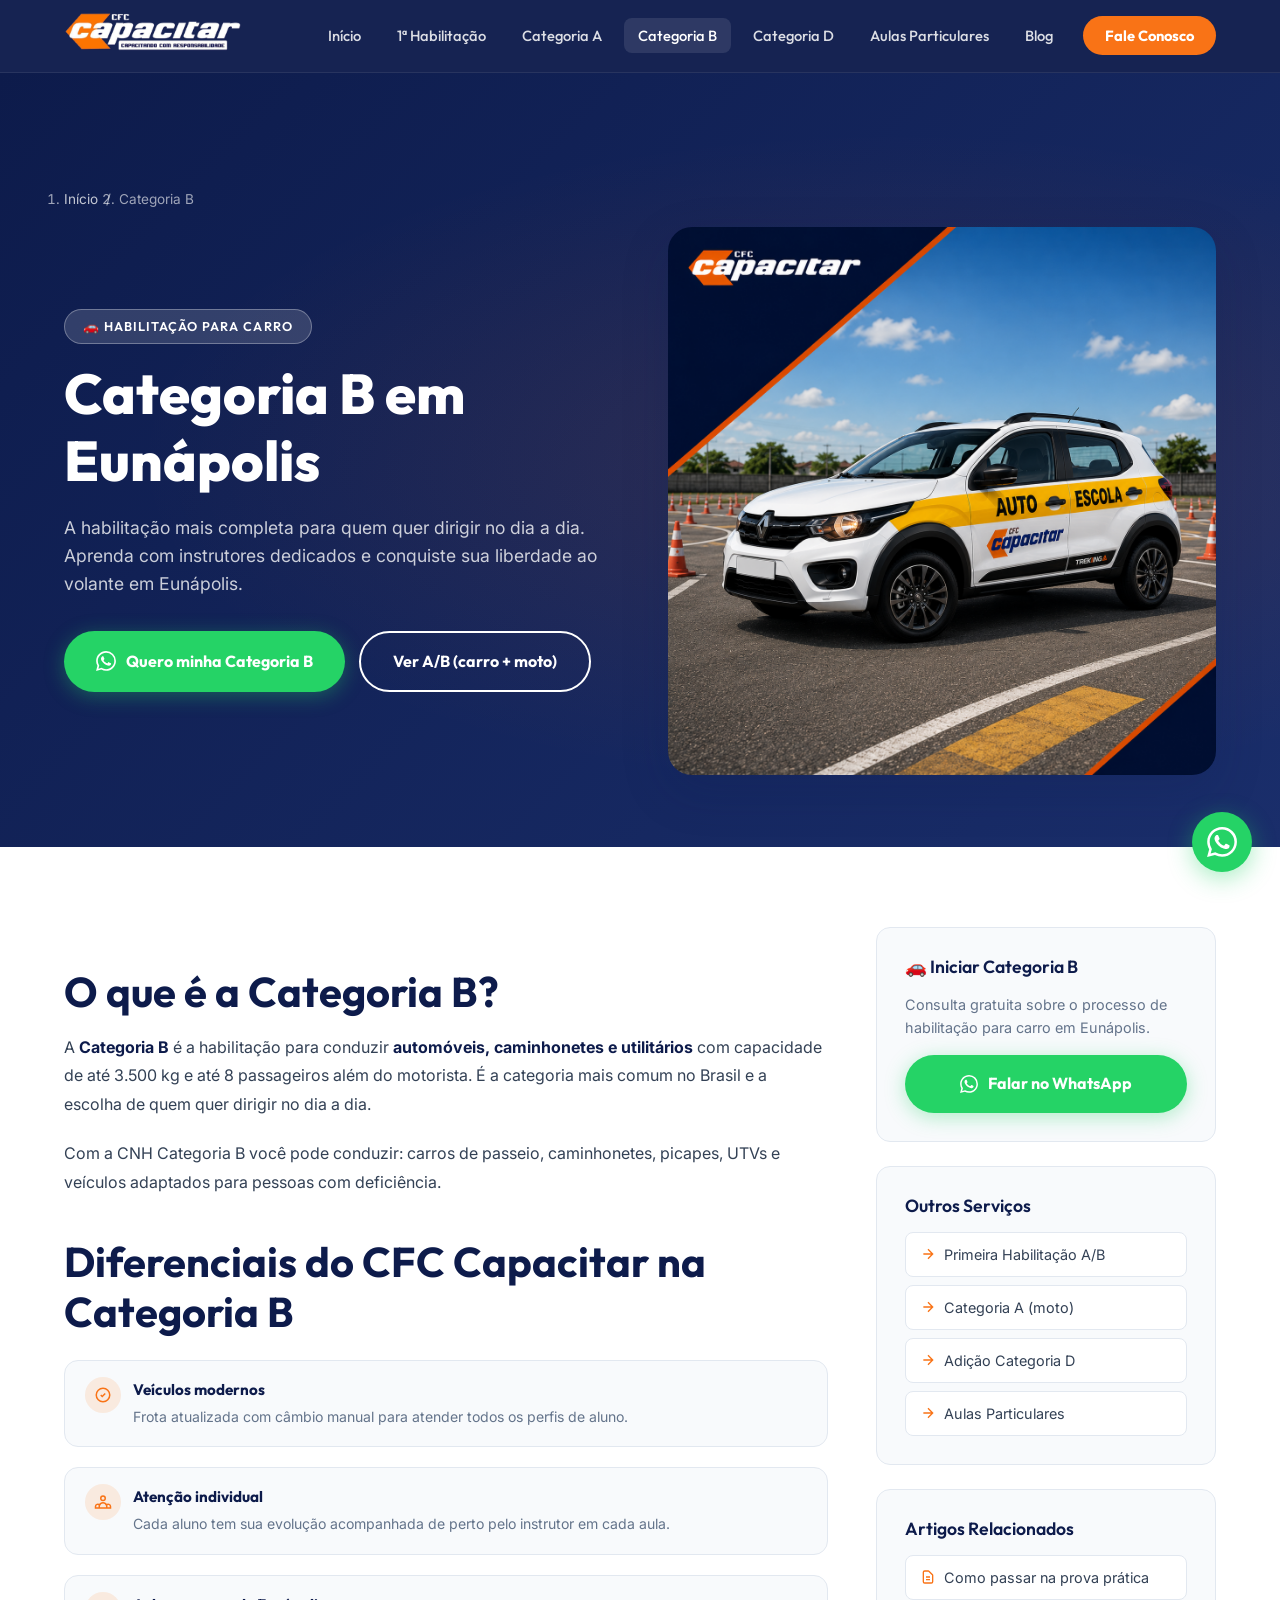
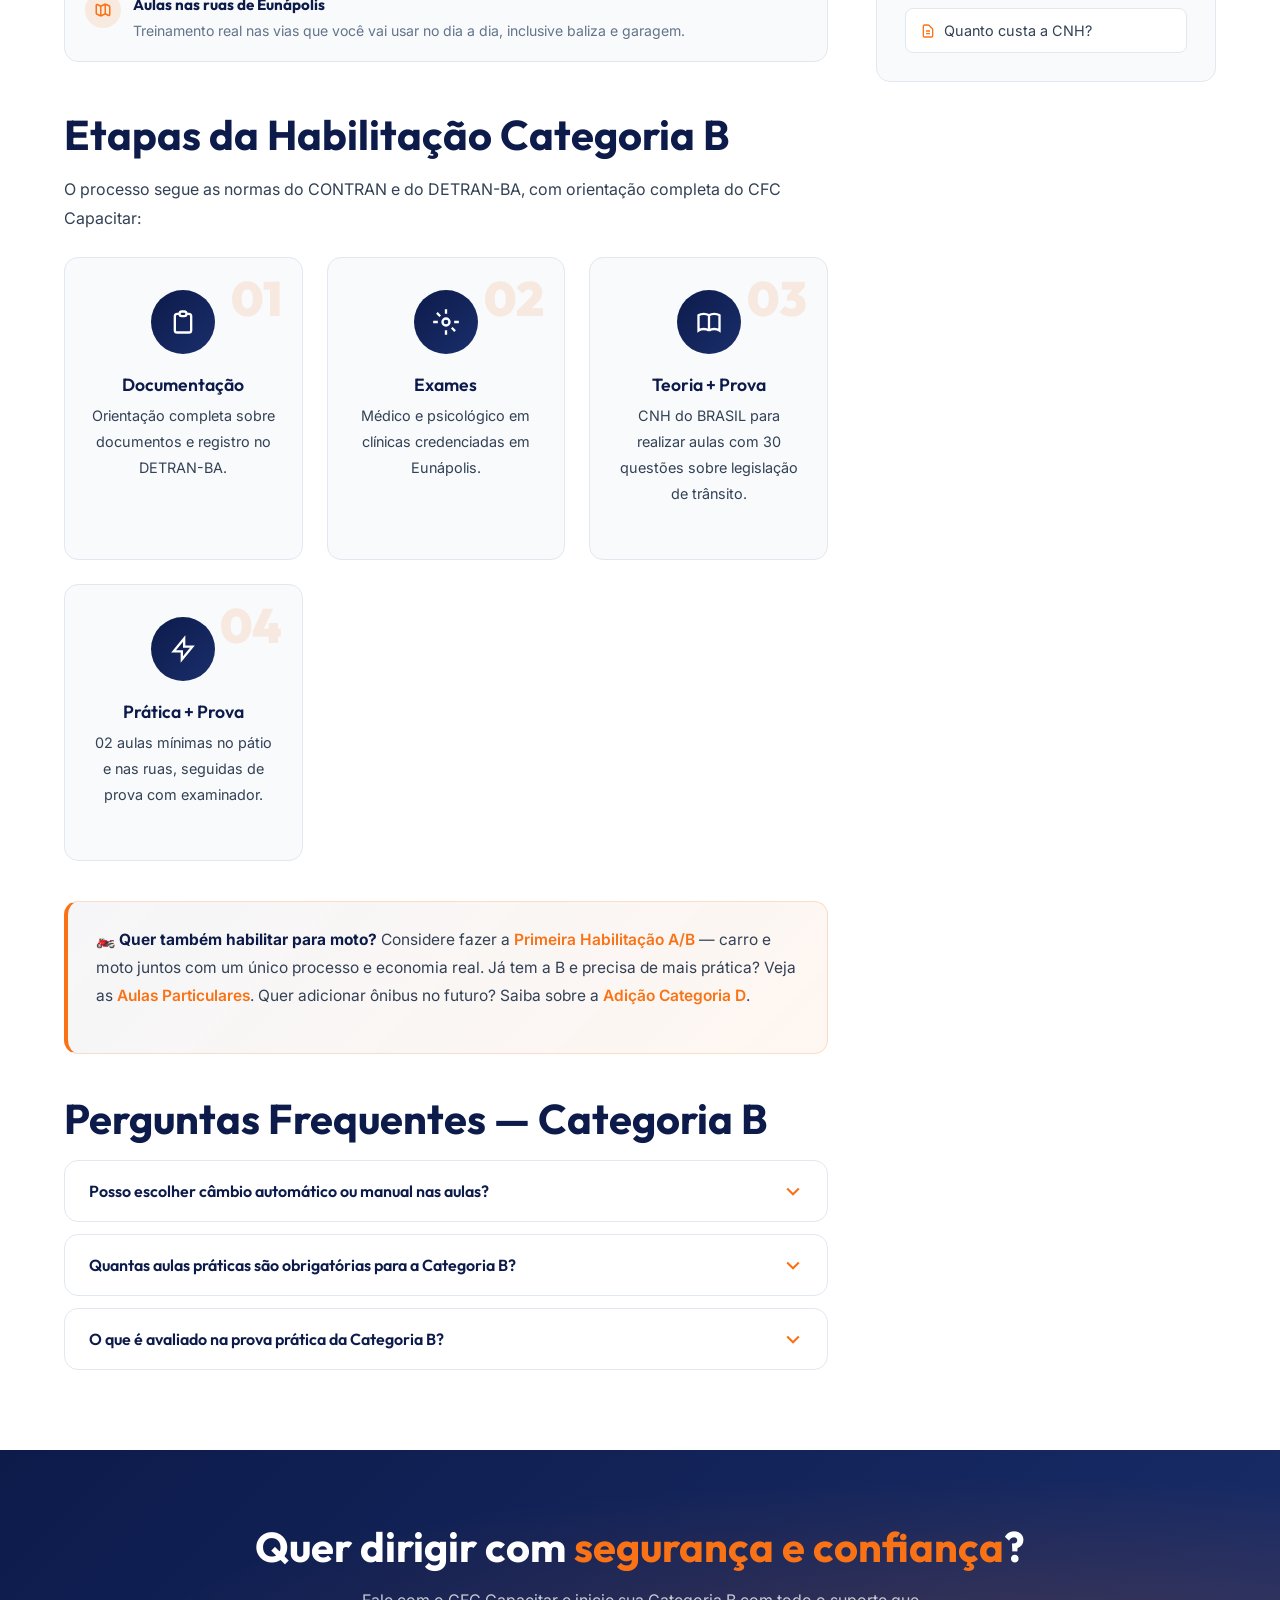
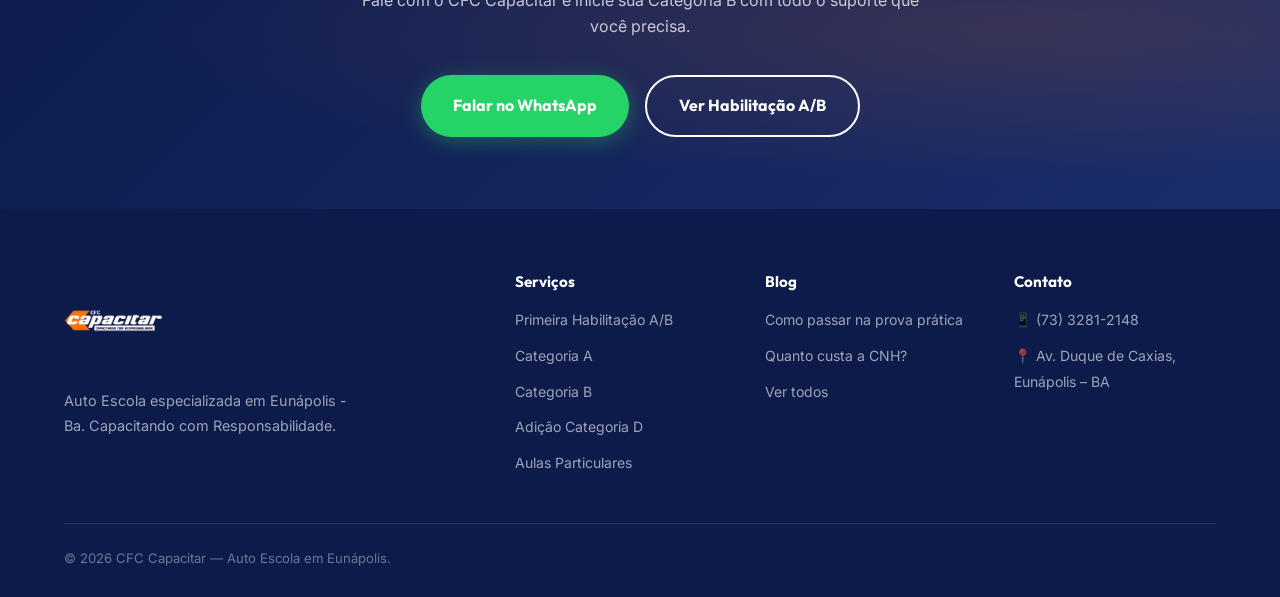
<file: categoria-b.html>
<!DOCTYPE html>
<html lang="pt-BR">
<head>
  <meta charset="UTF-8" />
  <meta name="viewport" content="width=device-width, initial-scale=1.0" />
  <title>Categoria B em Eunápolis — Habilitação para Carro | CFC Capacitar</title>
  <meta name="description" content="Habilitação Categoria B (automóvel) em Eunápolis com o CFC Capacitar. Instrutores dedicados, veículos modernos e processo completo do início ao fim. Consulte-nos!" />
  <meta name="keywords" content="categoria B Eunápolis, habilitação carro Eunápolis, CNH carro Eunápolis, tirar CNH B Eunápolis, CFC Capacitar categoria B, carteira de motorista carro Eunápolis" />
  <link rel="canonical" href="https://cfccapacitar.com.br/categoria-b.html" />
  <script type="application/ld+json">{"@context":"https://schema.org","@type":"Service","name":"Habilitação Categoria B","provider":{"@type":"DrivingSchool","name":"CFC Capacitar"},"areaServed":{"@type":"City","name":"Eunápolis"},"description":"Habilitação para automóveis e veículos leves (Categoria B) em Eunápolis, Bahia."}</script>
  <link rel="stylesheet" href="style.css" />
</head>
<body>
<header id="main-header">
  <div class="container">
    <nav class="nav">
      <a href="index.html" class="nav-logo"><img src="img/autoescolacapacitar.png" alt="CFC Capacitar" /></a>
      <ul class="nav-links" id="nav-menu">
        <li><a href="index.html">Início</a></li>
        <li><a href="primeira-habilitacao.html">1ª Habilitação</a></li>
        <li><a href="categoria-a.html">Categoria A</a></li>
        <li><a href="categoria-b.html" class="active">Categoria B</a></li>
        <li><a href="categoria-d.html">Categoria D</a></li>
        <li><a href="aulas-particulares.html">Aulas Particulares</a></li>
        <li><a href="blog.html">Blog</a></li>
        <li class="nav-cta"><a href="https://wa.me/557332812148" target="_blank">Fale Conosco</a></li>
      </ul>
      <button class="nav-toggle" id="nav-toggle" aria-label="Menu"><span></span><span></span><span></span></button>
    </nav>
  </div>
</header>

<div class="page-hero">
  <div class="container">
    <nav class="breadcrumb"><ol><li><a href="index.html">Início</a></li><li>Categoria B</li></ol></nav>
    <div class="page-hero-inner">
      <div class="page-hero-text">
        <span class="badge badge-white">🚗 Habilitação para Carro</span>
        <h1>Categoria B em Eunápolis</h1>
        <p>A habilitação mais completa para quem quer dirigir no dia a dia. Aprenda com instrutores dedicados e conquiste sua liberdade ao volante em Eunápolis.</p>
        <div class="btns">
          <a href="https://wa.me/557332812148?text=Quero%20saber%20sobre%20a%20Categoria%20B!" target="_blank" class="btn btn-whatsapp" id="cat-b-whatsapp">
            <svg viewBox="0 0 24 24" fill="currentColor" style="width:20px;height:20px"><path d="M17.472 14.382c-.297-.149-1.758-.867-2.03-.967-.273-.099-.471-.148-.67.15-.197.297-.767.966-.94 1.164-.173.199-.347.223-.644.075-.297-.15-1.255-.463-2.39-1.475-.883-.788-1.48-1.761-1.653-2.059-.173-.297-.018-.458.13-.606.134-.133.298-.347.446-.52.149-.174.198-.298.298-.497.099-.198.05-.371-.025-.52-.075-.149-.669-1.612-.916-2.207-.242-.579-.487-.5-.669-.51-.173-.008-.371-.01-.57-.01-.198 0-.52.074-.792.372-.272.297-1.04 1.016-1.04 2.479 0 1.462 1.065 2.875 1.213 3.074.149.198 2.096 3.2 5.077 4.487.709.306 1.262.489 1.694.625.712.227 1.36.195 1.871.118.571-.085 1.758-.719 2.006-1.413.248-.694.248-1.289.173-1.413-.074-.124-.272-.198-.57-.347m-5.421 7.403h-.004a9.87 9.87 0 01-5.031-1.378l-.361-.214-3.741.982.998-3.648-.235-.374a9.86 9.86 0 01-1.51-5.26c.001-5.45 4.436-9.884 9.888-9.884 2.64 0 5.122 1.03 6.988 2.898a9.825 9.825 0 012.893 6.994c-.003 5.45-4.437 9.884-9.885 9.884m8.413-18.297A11.815 11.815 0 0012.05 0C5.495 0 .16 5.335.157 11.892c0 2.096.547 4.142 1.588 5.945L.057 24l6.305-1.654a11.882 11.882 0 005.683 1.448h.005c6.554 0 11.89-5.335 11.893-11.893a11.821 11.821 0 00-3.48-8.413z"/></svg>
            Quero minha Categoria B
          </a>
          <a href="primeira-habilitacao.html" class="btn btn-outline">Ver A/B (carro + moto)</a>
        </div>
      </div>
      <div class="page-hero-image">
        <img src="img/habilitaçao B.png" alt="Categoria B carro CFC Capacitar Eunápolis" loading="eager" />
      </div>
    </div>
  </div>
</div>

<section class="section">
  <div class="container">
    <div class="content-with-sidebar">
      <div class="article-content">
        <h2>O que é a Categoria B?</h2>
        <p>A <strong>Categoria B</strong> é a habilitação para conduzir <strong>automóveis, caminhonetes e utilitários</strong> com capacidade de até 3.500 kg e até 8 passageiros além do motorista. É a categoria mais comum no Brasil e a escolha de quem quer dirigir no dia a dia.</p>
        <p>Com a CNH Categoria B você pode conduzir: carros de passeio, caminhonetes, picapes, UTVs e veículos adaptados para pessoas com deficiência.</p>

        <h2>Diferenciais do CFC Capacitar na Categoria B</h2>
        <ul class="feature-list" style="margin:24px 0">
          <li class="fade-up"><div class="icon"><svg viewBox="0 0 24 24" fill="none" stroke="currentColor" stroke-width="2"><path d="M9 12l2 2 4-4m6 2a9 9 0 11-18 0 9 9 0 0118 0z"/></svg></div><div><strong>Veículos modernos</strong><span>Frota atualizada com câmbio manual para atender todos os perfis de aluno.</span></div></li>
          <li class="fade-up"><div class="icon"><svg viewBox="0 0 24 24" fill="none" stroke="currentColor" stroke-width="2"><path d="M17 20h5v-2a3 3 0 00-5.356-1.857M17 20H7m10 0v-2c0-.656-.126-1.283-.356-1.857M7 20H2v-2a3 3 0 015.356-1.857M7 20v-2c0-.656.126-1.283.356-1.857m0 0a5.002 5.002 0 019.288 0M15 7a3 3 0 11-6 0 3 3 0 016 0z"/></svg></div><div><strong>Atenção individual</strong><span>Cada aluno tem sua evolução acompanhada de perto pelo instrutor em cada aula.</span></div></li>
          <li class="fade-up"><div class="icon"><svg viewBox="0 0 24 24" fill="none" stroke="currentColor" stroke-width="2"><path d="M9 20l-5.447-2.724A1 1 0 013 16.382V5.618a1 1 0 011.447-.894L9 7m0 13l6-3m-6 3V7m6 10l4.553 2.276A1 1 0 0021 18.382V7.618a1 1 0 00-.553-.894L15 4m0 13V4m0 0L9 7"/></svg></div><div><strong>Aulas nas ruas de Eunápolis</strong><span>Treinamento real nas vias que você vai usar no dia a dia, inclusive baliza e garagem.</span></div></li>
        </ul>

        <h2>Etapas da Habilitação Categoria B</h2>
        <p>O processo segue as normas do CONTRAN e do DETRAN-BA, com orientação completa do CFC Capacitar:</p>
        <div class="process-steps" style="margin:24px 0">
          <div class="process-step"><div class="step-icon"><svg viewBox="0 0 24 24" fill="none" stroke="currentColor" stroke-width="2"><path d="M9 5H7a2 2 0 00-2 2v12a2 2 0 002 2h10a2 2 0 002-2V7a2 2 0 00-2-2h-2M9 5a2 2 0 002 2h2a2 2 0 002-2M9 5a2 2 0 012-2h2a2 2 0 012 2"/></svg></div><h4>Documentação</h4><p>Orientação completa sobre documentos e registro no DETRAN-BA.</p></div>
          <div class="process-step"><div class="step-icon"><svg viewBox="0 0 24 24" fill="none" stroke="currentColor" stroke-width="2"><circle cx="12" cy="12" r="3"/><path d="M12 1v4M12 19v4M4.22 4.22l2.83 2.83M16.95 16.95l2.83 2.83M1 12h4M19 12h4"/></svg></div><h4>Exames</h4><p>Médico e psicológico em clínicas credenciadas em Eunápolis.</p></div>
          <div class="process-step"><div class="step-icon"><svg viewBox="0 0 24 24" fill="none" stroke="currentColor" stroke-width="2"><path d="M12 6.253v13m0-13C10.832 5.477 9.246 5 7.5 5S4.168 5.477 3 6.253v13C4.168 18.477 5.754 18 7.5 18s3.332.477 4.5 1.253m0-13C13.168 5.477 14.754 5 16.5 5c1.747 0 3.332.477 4.5 1.253v13C19.832 18.477 18.247 18 16.5 18c-1.746 0-3.332.477-4.5 1.253"/></svg></div><h4>Teoria + Prova</h4><p>CNH do BRASIL para realizar aulas com 30 questões sobre legislação de trânsito.</p></div>
          <div class="process-step"><div class="step-icon"><svg viewBox="0 0 24 24" fill="none" stroke="currentColor" stroke-width="2"><path d="M13 10V3L4 14h7v7l9-11h-7z"/></svg></div><h4>Prática + Prova</h4><p>02 aulas mínimas no pátio e nas ruas, seguidas de prova com examinador.</p></div>
        </div>

        <div class="internal-link-block">
          <p>🏍️ <strong>Quer também habilitar para moto?</strong> Considere fazer a <a href="primeira-habilitacao.html">Primeira Habilitação A/B</a> — carro e moto juntos com um único processo e economia real. Já tem a B e precisa de mais prática? Veja as <a href="aulas-particulares.html">Aulas Particulares</a>. Quer adicionar ônibus no futuro? Saiba sobre a <a href="categoria-d.html">Adição Categoria D</a>.</p>
        </div>

        <h2>Perguntas Frequentes — Categoria B</h2>
        <div class="faq-list" itemscope itemtype="https://schema.org/FAQPage">
          <div class="faq-item" itemscope itemprop="mainEntity" itemtype="https://schema.org/Question">
            <button class="faq-question"><span itemprop="name">Posso escolher câmbio automático ou manual nas aulas?</span><svg viewBox="0 0 24 24" fill="none" stroke="currentColor" stroke-width="2.5"><path d="M19 9l-7 7-7-7"/></svg></button>
            <div class="faq-answer"><div class="faq-answer-inner" itemprop="text" itemscope itemprop="acceptedAnswer" itemtype="https://schema.org/Answer">Não. As aulas so podem ser realizadas com câmbio manual, o cambio automático precisa ser credenciado pelo detran pelo proprio aluno. Porém, atenção: se fizer a prova prática em veículo automático, sua CNH terá restrição de câmbio automático. Recomendamos aprender no manual para ter a habilitação plena.</div></div>
          </div>
          <div class="faq-item" itemscope itemprop="mainEntity" itemtype="https://schema.org/Question">
            <button class="faq-question"><span itemprop="name">Quantas aulas práticas são obrigatórias para a Categoria B?</span><svg viewBox="0 0 24 24" fill="none" stroke="currentColor" stroke-width="2.5"><path d="M19 9l-7 7-7-7"/></svg></button>
            <div class="faq-answer"><div class="faq-answer-inner" itemprop="text" itemscope itemprop="acceptedAnswer" itemtype="https://schema.org/Answer">O mínimo exigido pelo CONTRAN é de 02 aulas práticas de direção veicular. O CFC Capacitar pode recomendar aulas adicionais se o instrutor avaliar que o aluno precisa de mais prática para a prova.</div></div>
          </div>
          <div class="faq-item" itemscope itemprop="mainEntity" itemtype="https://schema.org/Question">
            <button class="faq-question"><span itemprop="name">O que é avaliado na prova prática da Categoria B?</span><svg viewBox="0 0 24 24" fill="none" stroke="currentColor" stroke-width="2.5"><path d="M19 9l-7 7-7-7"/></svg></button>
            <div class="faq-answer"><div class="faq-answer-inner" itemprop="text" itemscope itemprop="acceptedAnswer" itemtype="https://schema.org/Answer">A prova prática avalia: baliza (estacionamento em Baliza diagonal), Circulação em via pública. Nosso treinamento cobre cada um desses pontos detalhadamente.</div></div>
          </div>
        </div>
      </div>
      <aside class="sidebar">
        <div class="sidebar-card">
          <h4>🚗 Iniciar Categoria B</h4>
          <p style="font-size:.9rem;color:var(--cinza);margin-bottom:16px;">Consulta gratuita sobre o processo de habilitação para carro em Eunápolis.</p>
          <a href="https://wa.me/557332812148?text=Quero%20fazer%20a%20Categoria%20B!" target="_blank" class="btn btn-whatsapp" style="width:100%;justify-content:center;" id="sidebar-cat-b-wa">
            <svg viewBox="0 0 24 24" fill="currentColor" style="width:18px;height:18px"><path d="M17.472 14.382c-.297-.149-1.758-.867-2.03-.967-.273-.099-.471-.148-.67.15-.197.297-.767.966-.94 1.164-.173.199-.347.223-.644.075-.297-.15-1.255-.463-2.39-1.475-.883-.788-1.48-1.761-1.653-2.059-.173-.297-.018-.458.13-.606.134-.133.298-.347.446-.52.149-.174.198-.298.298-.497.099-.198.05-.371-.025-.52-.075-.149-.669-1.612-.916-2.207-.242-.579-.487-.5-.669-.51-.173-.008-.371-.01-.57-.01-.198 0-.52.074-.792.372-.272.297-1.04 1.016-1.04 2.479 0 1.462 1.065 2.875 1.213 3.074.149.198 2.096 3.2 5.077 4.487.709.306 1.262.489 1.694.625.712.227 1.36.195 1.871.118.571-.085 1.758-.719 2.006-1.413.248-.694.248-1.289.173-1.413-.074-.124-.272-.198-.57-.347m-5.421 7.403h-.004a9.87 9.87 0 01-5.031-1.378l-.361-.214-3.741.982.998-3.648-.235-.374a9.86 9.86 0 01-1.51-5.26c.001-5.45 4.436-9.884 9.888-9.884 2.64 0 5.122 1.03 6.988 2.898a9.825 9.825 0 012.893 6.994c-.003 5.45-4.437 9.884-9.885 9.884m8.413-18.297A11.815 11.815 0 0012.05 0C5.495 0 .16 5.335.157 11.892c0 2.096.547 4.142 1.588 5.945L.057 24l6.305-1.654a11.882 11.882 0 005.683 1.448h.005c6.554 0 11.89-5.335 11.893-11.893a11.821 11.821 0 00-3.48-8.413z"/></svg>
            Falar no WhatsApp
          </a>
        </div>
        <div class="sidebar-card">
          <h4>Outros Serviços</h4>
          <div class="sidebar-links">
            <a href="primeira-habilitacao.html"><svg viewBox="0 0 24 24" fill="none" stroke="currentColor" stroke-width="2"><path d="M5 12h14M12 5l7 7-7 7"/></svg>Primeira Habilitação A/B</a>
            <a href="categoria-a.html"><svg viewBox="0 0 24 24" fill="none" stroke="currentColor" stroke-width="2"><path d="M5 12h14M12 5l7 7-7 7"/></svg>Categoria A (moto)</a>
            <a href="categoria-d.html"><svg viewBox="0 0 24 24" fill="none" stroke="currentColor" stroke-width="2"><path d="M5 12h14M12 5l7 7-7 7"/></svg>Adição Categoria D</a>
            <a href="aulas-particulares.html"><svg viewBox="0 0 24 24" fill="none" stroke="currentColor" stroke-width="2"><path d="M5 12h14M12 5l7 7-7 7"/></svg>Aulas Particulares</a>
          </div>
        </div>
        <div class="sidebar-card">
          <h4>Artigos Relacionados</h4>
          <div class="sidebar-links">
            <a href="blog/como-passar-prova-pratica.html"><svg viewBox="0 0 24 24" fill="none" stroke="currentColor" stroke-width="2"><path d="M9 12h6m-6 4h6m2 5H7a2 2 0 01-2-2V5a2 2 0 012-2h5.586a1 1 0 01.707.293l5.414 5.414a1 1 0 01.293.707V19a2 2 0 01-2 2z"/></svg>Como passar na prova prática</a>
            <a href="blog/quanto-custa-cnh-eunapolis.html"><svg viewBox="0 0 24 24" fill="none" stroke="currentColor" stroke-width="2"><path d="M9 12h6m-6 4h6m2 5H7a2 2 0 01-2-2V5a2 2 0 012-2h5.586a1 1 0 01.707.293l5.414 5.414a1 1 0 01.293.707V19a2 2 0 01-2 2z"/></svg>Quanto custa a CNH?</a>
          </div>
        </div>
      </aside>
    </div>
  </div>
</section>

<section class="cta-strip">
  <div class="container">
    <div class="cta-strip-inner fade-up">
      <h2>Quer dirigir com <span style="color:var(--laranja)">segurança e confiança</span>?</h2>
      <p>Fale com o CFC Capacitar e inicie sua Categoria B com todo o suporte que você precisa.</p>
      <div class="cta-strip-btns">
        <a href="https://wa.me/557332812148?text=Quero%20a%20Categoria%20B!" target="_blank" class="btn btn-whatsapp" id="cat-b-bottom-cta">Falar no WhatsApp</a>
        <a href="primeira-habilitacao.html" class="btn btn-outline">Ver Habilitação A/B</a>
      </div>
    </div>
  </div>
</section>

<footer>
  <div class="container">
    <div class="footer-grid">
      <div class="footer-brand"><img src="img/autoescolacapacitar.png" alt="CFC Capacitar" /><p>Auto Escola especializada em Eunápolis - Ba. Capacitando com Responsabilidade.</p></div>
      <div class="footer-col"><h5>Serviços</h5><ul><li><a href="primeira-habilitacao.html">Primeira Habilitação A/B</a></li><li><a href="categoria-a.html">Categoria A</a></li><li><a href="categoria-b.html">Categoria B</a></li><li><a href="categoria-d.html">Adição Categoria D</a></li><li><a href="aulas-particulares.html">Aulas Particulares</a></li></ul></div>
      <div class="footer-col"><h5>Blog</h5><ul><li><a href="blog/como-passar-prova-pratica.html">Como passar na prova prática</a></li><li><a href="blog/quanto-custa-cnh-eunapolis.html">Quanto custa a CNH?</a></li><li><a href="blog.html">Ver todos</a></li></ul></div>
      <div class="footer-col"><h5>Contato</h5><ul><li><a href="https://wa.me/557332812148" target="_blank">📱 (73) 3281-2148</a></li><li><a href="#">📍 Av. Duque de Caxias, Eunápolis – BA</a></li></ul></div>
    </div>
    <div class="footer-bottom"><p>© 2026 CFC Capacitar — Auto Escola em Eunápolis.</p></div>
  </div>
</footer>
<a id="whatsapp-float" href="https://wa.me/557332812148" target="_blank" aria-label="WhatsApp"><svg viewBox="0 0 24 24" fill="currentColor"><path d="M17.472 14.382c-.297-.149-1.758-.867-2.03-.967-.273-.099-.471-.148-.67.15-.197.297-.767.966-.94 1.164-.173.199-.347.223-.644.075-.297-.15-1.255-.463-2.39-1.475-.883-.788-1.48-1.761-1.653-2.059-.173-.297-.018-.458.13-.606.134-.133.298-.347.446-.52.149-.174.198-.298.298-.497.099-.198.05-.371-.025-.52-.075-.149-.669-1.612-.916-2.207-.242-.579-.487-.5-.669-.51-.173-.008-.371-.01-.57-.01-.198 0-.52.074-.792.372-.272.297-1.04 1.016-1.04 2.479 0 1.462 1.065 2.875 1.213 3.074.149.198 2.096 3.2 5.077 4.487.709.306 1.262.489 1.694.625.712.227 1.36.195 1.871.118.571-.085 1.758-.719 2.006-1.413.248-.694.248-1.289.173-1.413-.074-.124-.272-.198-.57-.347m-5.421 7.403h-.004a9.87 9.87 0 01-5.031-1.378l-.361-.214-3.741.982.998-3.648-.235-.374a9.86 9.86 0 01-1.51-5.26c.001-5.45 4.436-9.884 9.888-9.884 2.64 0 5.122 1.03 6.988 2.898a9.825 9.825 0 012.893 6.994c-.003 5.45-4.437 9.884-9.885 9.884m8.413-18.297A11.815 11.815 0 0012.05 0C5.495 0 .16 5.335.157 11.892c0 2.096.547 4.142 1.588 5.945L.057 24l6.305-1.654a11.882 11.882 0 005.683 1.448h.005c6.554 0 11.89-5.335 11.893-11.893a11.821 11.821 0 00-3.48-8.413z"/></svg></a>
<script src="main.js"></script>
</body>
</html>
</file>
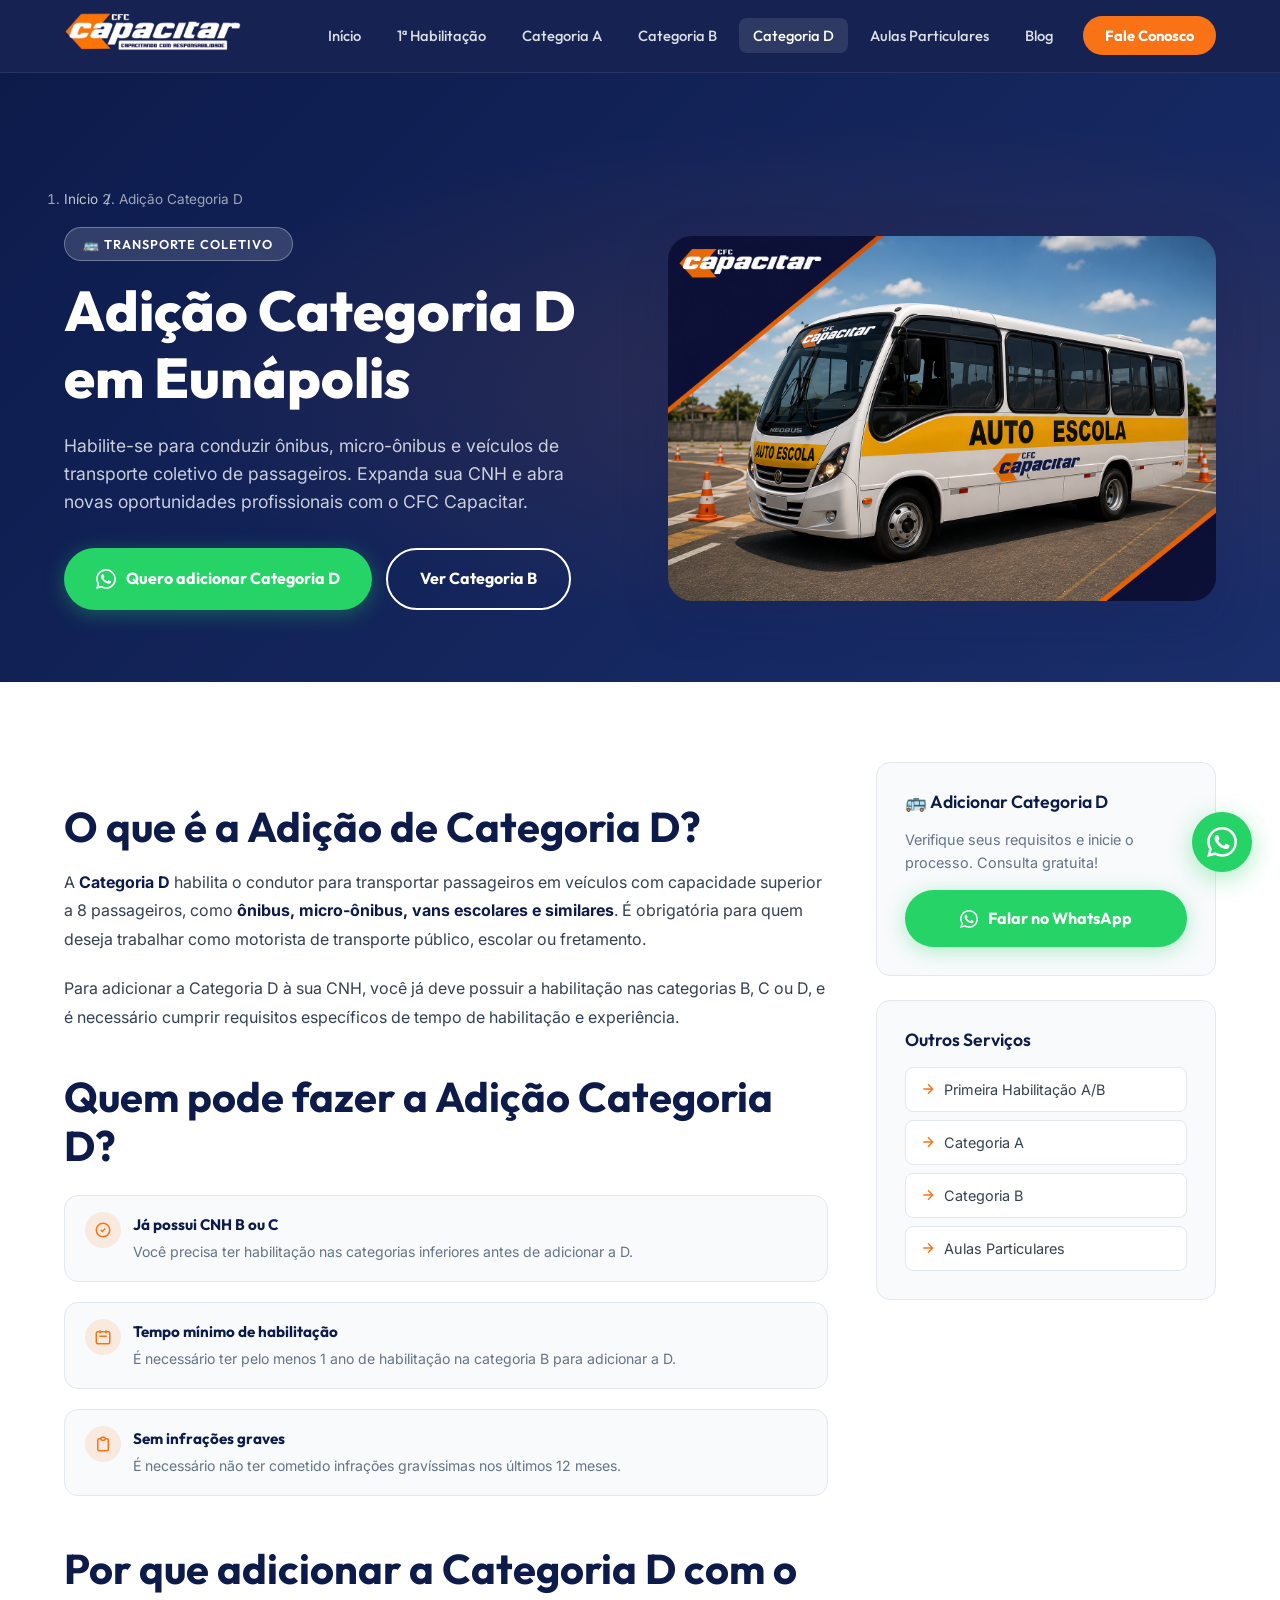
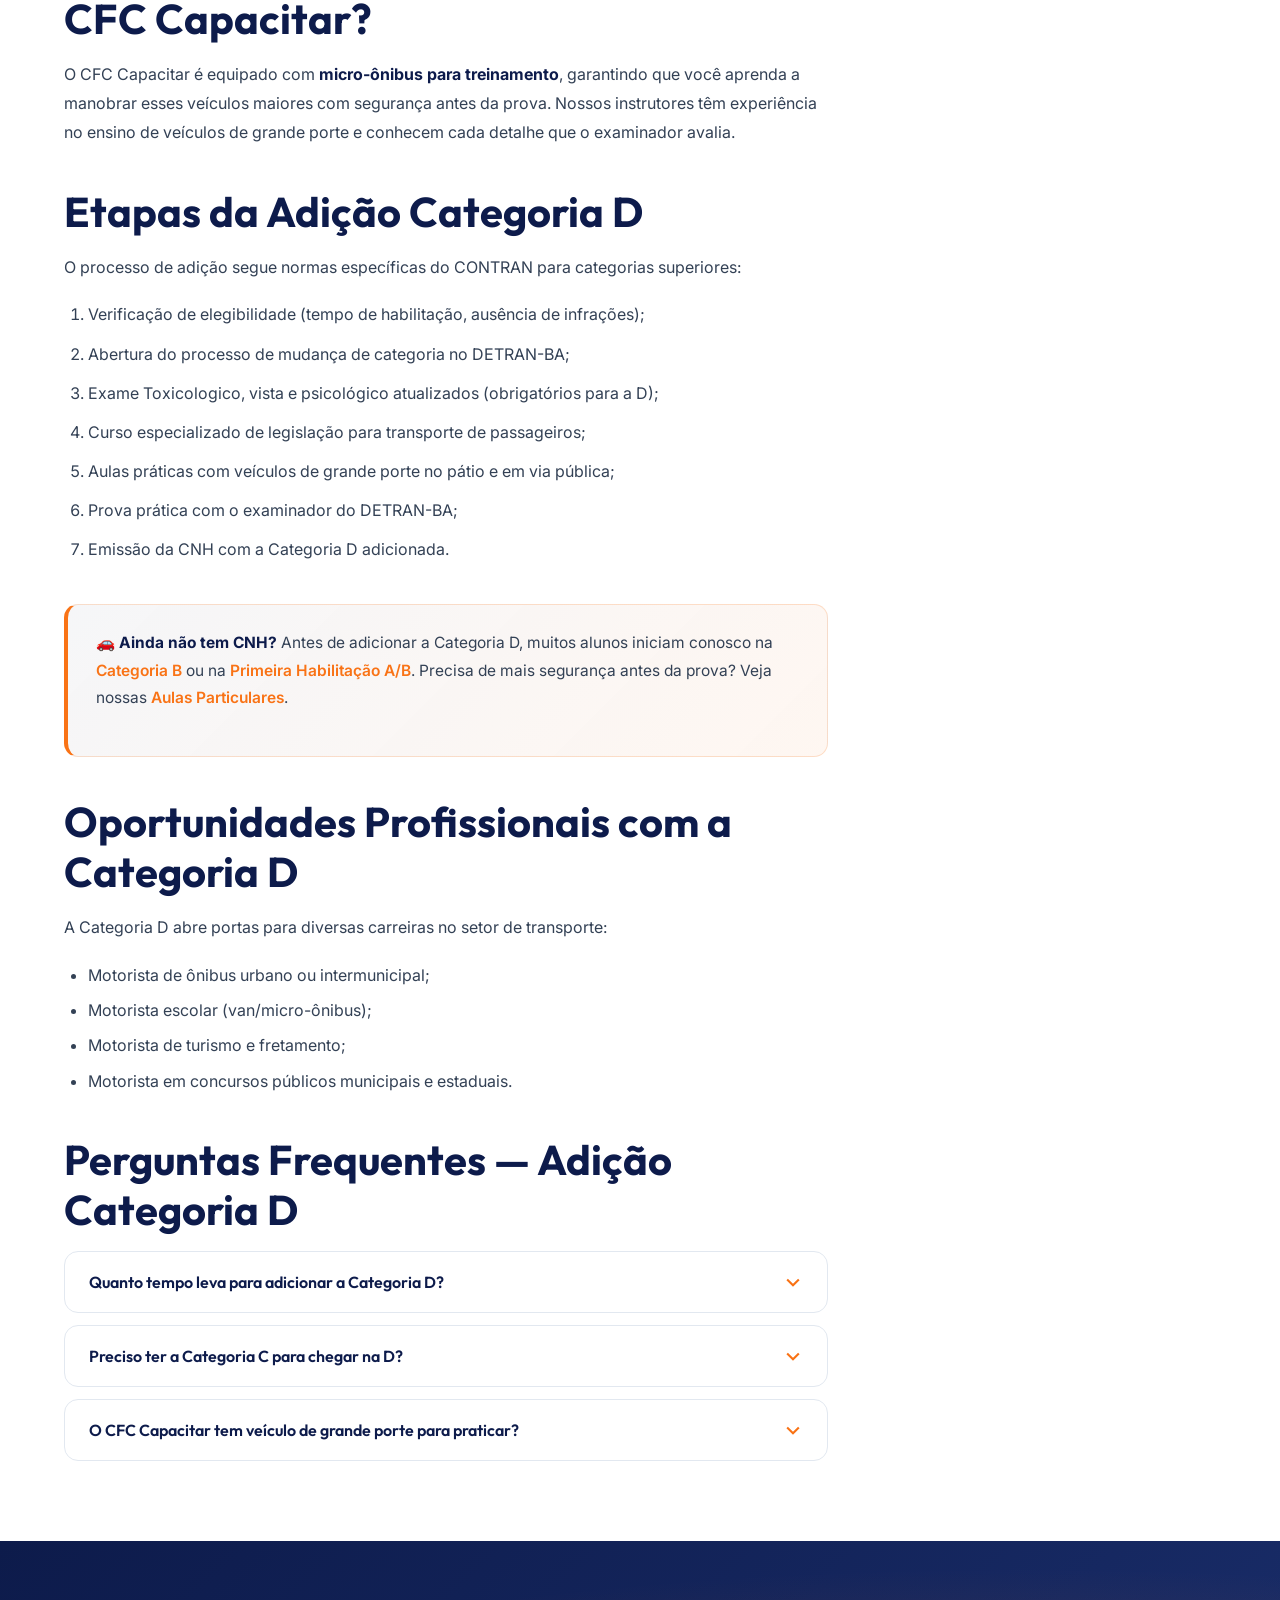
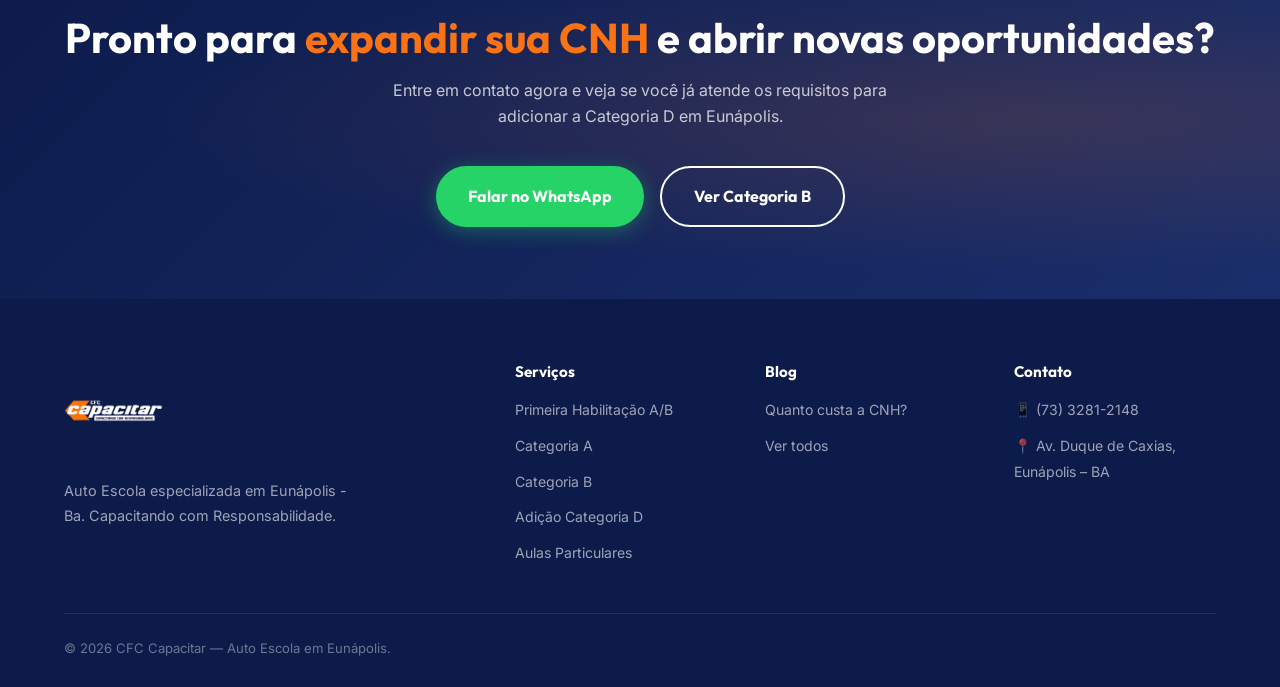
<file: categoria-d.html>
<!DOCTYPE html>
<html lang="pt-BR">

<head>
  <meta charset="UTF-8" />
  <meta name="viewport" content="width=device-width, initial-scale=1.0" />
  <title>Adição Categoria D em Eunápolis — Habilitação para Ônibus | CFC Capacitar</title>
  <meta name="description"
    content="Adicione a Categoria D à sua CNH em Eunápolis com o CFC Capacitar. Habilite para transporte coletivo de passageiros — ônibus, micro-ônibus. Processo completo e rápido!" />
  <meta name="keywords"
    content="categoria D Eunápolis, adição categoria D Eunápolis, habilitação ônibus Eunápolis, CNH D Eunápolis, motorista ônibus Eunápolis, CFC Capacitar categoria D" />
  <link rel="canonical" href="https://cfccapacitar.com.br/categoria-d.html" />
  <script
    type="application/ld+json">{"@context":"https://schema.org","@type":"Service","name":"Adição Categoria D","provider":{"@type":"DrivingSchool","name":"CFC Capacitar"},"areaServed":{"@type":"City","name":"Eunápolis"},"description":"Adição de Categoria D (transporte coletivo de passageiros) à CNH em Eunápolis, Bahia."}</script>
  <link rel="stylesheet" href="style.css" />
</head>

<body>
  <header id="main-header">
    <div class="container">
      <nav class="nav">
        <a href="index.html" class="nav-logo"><img src="img/autoescolacapacitar.png" alt="CFC Capacitar" /></a>
        <ul class="nav-links" id="nav-menu">
          <li><a href="index.html">Início</a></li>
          <li><a href="primeira-habilitacao.html">1ª Habilitação</a></li>
          <li><a href="categoria-a.html">Categoria A</a></li>
          <li><a href="categoria-b.html">Categoria B</a></li>
          <li><a href="categoria-d.html" class="active">Categoria D</a></li>
          <li><a href="aulas-particulares.html">Aulas Particulares</a></li>
          <li><a href="blog.html">Blog</a></li>
          <li class="nav-cta"><a href="https://wa.me/557332812148" target="_blank">Fale Conosco</a></li>
        </ul>
        <button class="nav-toggle" id="nav-toggle" aria-label="Menu"><span></span><span></span><span></span></button>
      </nav>
    </div>
  </header>

  <div class="page-hero">
    <div class="container">
      <nav class="breadcrumb">
        <ol>
          <li><a href="index.html">Início</a></li>
          <li>Adição Categoria D</li>
        </ol>
      </nav>
      <div class="page-hero-inner">
        <div class="page-hero-text">
          <span class="badge badge-white">🚌 Transporte Coletivo</span>
          <h1>Adição Categoria D em Eunápolis</h1>
          <p>Habilite-se para conduzir ônibus, micro-ônibus e veículos de transporte coletivo de passageiros. Expanda
            sua CNH e abra novas oportunidades profissionais com o CFC Capacitar.</p>
          <div class="btns">
            <a href="https://wa.me/557332812148?text=Quero%20saber%20sobre%20a%20Adição%20Categoria%20D!"
              target="_blank" class="btn btn-whatsapp" id="cat-d-whatsapp">
              <svg viewBox="0 0 24 24" fill="currentColor" style="width:20px;height:20px">
                <path
                  d="M17.472 14.382c-.297-.149-1.758-.867-2.03-.967-.273-.099-.471-.148-.67.15-.197.297-.767.966-.94 1.164-.173.199-.347.223-.644.075-.297-.15-1.255-.463-2.39-1.475-.883-.788-1.48-1.761-1.653-2.059-.173-.297-.018-.458.13-.606.134-.133.298-.347.446-.52.149-.174.198-.298.298-.497.099-.198.05-.371-.025-.52-.075-.149-.669-1.612-.916-2.207-.242-.579-.487-.5-.669-.51-.173-.008-.371-.01-.57-.01-.198 0-.52.074-.792.372-.272.297-1.04 1.016-1.04 2.479 0 1.462 1.065 2.875 1.213 3.074.149.198 2.096 3.2 5.077 4.487.709.306 1.262.489 1.694.625.712.227 1.36.195 1.871.118.571-.085 1.758-.719 2.006-1.413.248-.694.248-1.289.173-1.413-.074-.124-.272-.198-.57-.347m-5.421 7.403h-.004a9.87 9.87 0 01-5.031-1.378l-.361-.214-3.741.982.998-3.648-.235-.374a9.86 9.86 0 01-1.51-5.26c.001-5.45 4.436-9.884 9.888-9.884 2.64 0 5.122 1.03 6.988 2.898a9.825 9.825 0 012.893 6.994c-.003 5.45-4.437 9.884-9.885 9.884m8.413-18.297A11.815 11.815 0 0012.05 0C5.495 0 .16 5.335.157 11.892c0 2.096.547 4.142 1.588 5.945L.057 24l6.305-1.654a11.882 11.882 0 005.683 1.448h.005c6.554 0 11.89-5.335 11.893-11.893a11.821 11.821 0 00-3.48-8.413z" />
              </svg>
              Quero adicionar Categoria D
            </a>
            <a href="categoria-b.html" class="btn btn-outline">Ver Categoria B</a>
          </div>
        </div>
        <div class="page-hero-image">
          <img src="img/Adicao D.png" alt="Adição Categoria D ônibus CFC Capacitar Eunápolis" loading="eager" />
        </div>
      </div>
    </div>
  </div>

  <section class="section">
    <div class="container">
      <div class="content-with-sidebar">
        <div class="article-content">
          <h2>O que é a Adição de Categoria D?</h2>
          <p>A <strong>Categoria D</strong> habilita o condutor para transportar passageiros em veículos com capacidade
            superior a 8 passageiros, como <strong>ônibus, micro-ônibus, vans escolares e similares</strong>. É
            obrigatória para quem deseja trabalhar como motorista de transporte público, escolar ou fretamento.</p>
          <p>Para adicionar a Categoria D à sua CNH, você já deve possuir a habilitação nas categorias B, C ou D, e é
            necessário cumprir requisitos específicos de tempo de habilitação e experiência.</p>

          <h2>Quem pode fazer a Adição Categoria D?</h2>
          <ul class="feature-list" style="margin:24px 0">
            <li class="fade-up">
              <div class="icon"><svg viewBox="0 0 24 24" fill="none" stroke="currentColor" stroke-width="2">
                  <path d="M9 12l2 2 4-4m6 2a9 9 0 11-18 0 9 9 0 0118 0z" />
                </svg></div>
              <div><strong>Já possui CNH B ou C</strong><span>Você precisa ter habilitação nas categorias inferiores
                  antes de adicionar a D.</span></div>
            </li>
            <li class="fade-up">
              <div class="icon"><svg viewBox="0 0 24 24" fill="none" stroke="currentColor" stroke-width="2">
                  <path d="M8 7V3m8 4V3m-9 8h10M5 21h14a2 2 0 002-2V7a2 2 0 00-2-2H5a2 2 0 00-2 2v12a2 2 0 002 2z" />
                </svg></div>
              <div><strong>Tempo mínimo de habilitação</strong><span>É necessário ter pelo menos 1 ano de habilitação na
                  categoria B para adicionar a D.</span></div>
            </li>
            <li class="fade-up">
              <div class="icon"><svg viewBox="0 0 24 24" fill="none" stroke="currentColor" stroke-width="2">
                  <path
                    d="M9 5H7a2 2 0 00-2 2v12a2 2 0 002 2h10a2 2 0 002-2V7a2 2 0 00-2-2h-2M9 5a2 2 0 002 2h2a2 2 0 002-2M9 5a2 2 0 012-2h2a2 2 0 012 2" />
                </svg></div>
              <div><strong>Sem infrações graves</strong><span>É necessário não ter cometido infrações gravíssimas nos
                  últimos 12 meses.</span></div>
            </li>
          </ul>

          <h2>Por que adicionar a Categoria D com o CFC Capacitar?</h2>
          <p>O CFC Capacitar é equipado com <strong>micro-ônibus para treinamento</strong>, garantindo que você aprenda
            a manobrar esses veículos maiores com segurança antes da prova. Nossos instrutores têm experiência no ensino
            de veículos de grande porte e conhecem cada detalhe que o examinador avalia.</p>

          <h2>Etapas da Adição Categoria D</h2>
          <p>O processo de adição segue normas específicas do CONTRAN para categorias superiores:</p>
          <ol style="margin:16px 0 16px 24px">
            <li style="margin-bottom:12px;line-height:1.7">Verificação de elegibilidade (tempo de habilitação, ausência
              de infrações);</li>
            <li style="margin-bottom:12px;line-height:1.7">Abertura do processo de mudança de categoria no DETRAN-BA;
            </li>
            <li style="margin-bottom:12px;line-height:1.7">Exame Toxicologico, vista e psicológico atualizados
              (obrigatórios para a D);</li>
            <li style="margin-bottom:12px;line-height:1.7">Curso especializado de legislação para transporte de
              passageiros;</li>
            <li style="margin-bottom:12px;line-height:1.7">Aulas práticas com veículos de grande porte no pátio e em via
              pública;</li>
            <li style="margin-bottom:12px;line-height:1.7">Prova prática com o examinador do DETRAN-BA;</li>
            <li style="margin-bottom:12px;line-height:1.7">Emissão da CNH com a Categoria D adicionada.</li>
          </ol>

          <div class="internal-link-block">
            <p>🚗 <strong>Ainda não tem CNH?</strong> Antes de adicionar a Categoria D, muitos alunos iniciam conosco na
              <a href="categoria-b.html">Categoria B</a> ou na <a href="primeira-habilitacao.html">Primeira Habilitação
                A/B</a>. Precisa de mais segurança antes da prova? Veja nossas <a href="aulas-particulares.html">Aulas
                Particulares</a>.</p>
          </div>

          <h2>Oportunidades Profissionais com a Categoria D</h2>
          <p>A Categoria D abre portas para diversas carreiras no setor de transporte:</p>
          <ul style="margin:16px 0 16px 24px">
            <li style="margin-bottom:8px;line-height:1.7">Motorista de ônibus urbano ou intermunicipal;</li>
            <li style="margin-bottom:8px;line-height:1.7">Motorista escolar (van/micro-ônibus);</li>
            <li style="margin-bottom:8px;line-height:1.7">Motorista de turismo e fretamento;</li>
            <li style="margin-bottom:8px;line-height:1.7">Motorista em concursos públicos municipais e estaduais.</li>
          </ul>

          <h2>Perguntas Frequentes — Adição Categoria D</h2>
          <div class="faq-list" itemscope itemtype="https://schema.org/FAQPage">
            <div class="faq-item" itemscope itemprop="mainEntity" itemtype="https://schema.org/Question">
              <button class="faq-question"><span itemprop="name">Quanto tempo leva para adicionar a Categoria
                  D?</span><svg viewBox="0 0 24 24" fill="none" stroke="currentColor" stroke-width="2.5">
                  <path d="M19 9l-7 7-7-7" />
                </svg></button>
              <div class="faq-answer">
                <div class="faq-answer-inner" itemprop="text" itemscope itemprop="acceptedAnswer"
                  itemtype="https://schema.org/Answer">O processo de adição costuma levar entre 3 e 6 meses, dependendo
                  da disponibilidade para aulas e dos prazos do DETRAN-BA. Por ser uma adição (e não uma primeira
                  habilitação), algumas etapas são simplificadas.</div>
              </div>
            </div>
            <div class="faq-item" itemscope itemprop="mainEntity" itemtype="https://schema.org/Question">
              <button class="faq-question"><span itemprop="name">Preciso ter a Categoria C para chegar na D?</span><svg
                  viewBox="0 0 24 24" fill="none" stroke="currentColor" stroke-width="2.5">
                  <path d="M19 9l-7 7-7-7" />
                </svg></button>
              <div class="faq-answer">
                <div class="faq-answer-inner" itemprop="text" itemscope itemprop="acceptedAnswer"
                  itemtype="https://schema.org/Answer">Não necessariamente. A legislação permite ir da Categoria B
                  diretamente para a D, sem passar pela C (veículos de carga pesada). Entre em contato para verificar os
                  requisitos específicos do seu caso.</div>
              </div>
            </div>
            <div class="faq-item" itemscope itemprop="mainEntity" itemtype="https://schema.org/Question">
              <button class="faq-question"><span itemprop="name">O CFC Capacitar tem veículo de grande porte para
                  praticar?</span><svg viewBox="0 0 24 24" fill="none" stroke="currentColor" stroke-width="2.5">
                  <path d="M19 9l-7 7-7-7" />
                </svg></button>
              <div class="faq-answer">
                <div class="faq-answer-inner" itemprop="text" itemscope itemprop="acceptedAnswer"
                  itemtype="https://schema.org/Answer">Sim! O CFC Capacitar dispõe de veículos adequados para o
                  treinamento da Categoria D. Entre em contato para confirmar a disponibilidade e o calendário de aulas.
                </div>
              </div>
            </div>
          </div>
        </div>
        <aside class="sidebar">
          <div class="sidebar-card">
            <h4>🚌 Adicionar Categoria D</h4>
            <p style="font-size:.9rem;color:var(--cinza);margin-bottom:16px;">Verifique seus requisitos e inicie o
              processo. Consulta gratuita!</p>
            <a href="https://wa.me/557332812148?text=Quero%20adicionar%20a%20Categoria%20D!" target="_blank"
              class="btn btn-whatsapp" style="width:100%;justify-content:center;" id="sidebar-cat-d-wa">
              <svg viewBox="0 0 24 24" fill="currentColor" style="width:18px;height:18px">
                <path
                  d="M17.472 14.382c-.297-.149-1.758-.867-2.03-.967-.273-.099-.471-.148-.67.15-.197.297-.767.966-.94 1.164-.173.199-.347.223-.644.075-.297-.15-1.255-.463-2.39-1.475-.883-.788-1.48-1.761-1.653-2.059-.173-.297-.018-.458.13-.606.134-.133.298-.347.446-.52.149-.174.198-.298.298-.497.099-.198.05-.371-.025-.52-.075-.149-.669-1.612-.916-2.207-.242-.579-.487-.5-.669-.51-.173-.008-.371-.01-.57-.01-.198 0-.52.074-.792.372-.272.297-1.04 1.016-1.04 2.479 0 1.462 1.065 2.875 1.213 3.074.149.198 2.096 3.2 5.077 4.487.709.306 1.262.489 1.694.625.712.227 1.36.195 1.871.118.571-.085 1.758-.719 2.006-1.413.248-.694.248-1.289.173-1.413-.074-.124-.272-.198-.57-.347m-5.421 7.403h-.004a9.87 9.87 0 01-5.031-1.378l-.361-.214-3.741.982.998-3.648-.235-.374a9.86 9.86 0 01-1.51-5.26c.001-5.45 4.436-9.884 9.888-9.884 2.64 0 5.122 1.03 6.988 2.898a9.825 9.825 0 012.893 6.994c-.003 5.45-4.437 9.884-9.885 9.884m8.413-18.297A11.815 11.815 0 0012.05 0C5.495 0 .16 5.335.157 11.892c0 2.096.547 4.142 1.588 5.945L.057 24l6.305-1.654a11.882 11.882 0 005.683 1.448h.005c6.554 0 11.89-5.335 11.893-11.893a11.821 11.821 0 00-3.48-8.413z" />
              </svg>
              Falar no WhatsApp
            </a>
          </div>
          <div class="sidebar-card">
            <h4>Outros Serviços</h4>
            <div class="sidebar-links">
              <a href="primeira-habilitacao.html"><svg viewBox="0 0 24 24" fill="none" stroke="currentColor"
                  stroke-width="2">
                  <path d="M5 12h14M12 5l7 7-7 7" />
                </svg>Primeira Habilitação A/B</a>
              <a href="categoria-a.html"><svg viewBox="0 0 24 24" fill="none" stroke="currentColor" stroke-width="2">
                  <path d="M5 12h14M12 5l7 7-7 7" />
                </svg>Categoria A</a>
              <a href="categoria-b.html"><svg viewBox="0 0 24 24" fill="none" stroke="currentColor" stroke-width="2">
                  <path d="M5 12h14M12 5l7 7-7 7" />
                </svg>Categoria B</a>
              <a href="aulas-particulares.html"><svg viewBox="0 0 24 24" fill="none" stroke="currentColor"
                  stroke-width="2">
                  <path d="M5 12h14M12 5l7 7-7 7" />
                </svg>Aulas Particulares</a>
            </div>
          </div>
        </aside>
      </div>
    </div>
  </section>

  <section class="cta-strip">
    <div class="container">
      <div class="cta-strip-inner fade-up">
        <h2>Pronto para <span style="color:var(--laranja)">expandir sua CNH</span> e abrir novas oportunidades?</h2>
        <p>Entre em contato agora e veja se você já atende os requisitos para adicionar a Categoria D em Eunápolis.</p>
        <div class="cta-strip-btns">
          <a href="https://wa.me/557332812148?text=Quero%20saber%20sobre%20a%20Categoria%20D!" target="_blank"
            class="btn btn-whatsapp" id="cat-d-bottom-cta">Falar no WhatsApp</a>
          <a href="categoria-b.html" class="btn btn-outline">Ver Categoria B</a>
        </div>
      </div>
    </div>
  </section>

  <footer>
    <div class="container">
      <div class="footer-grid">
        <div class="footer-brand"><img src="img/autoescolacapacitar.png" alt="CFC Capacitar" />
          <p>Auto Escola especializada em Eunápolis - Ba. Capacitando com Responsabilidade.</p>
        </div>
        <div class="footer-col">
          <h5>Serviços</h5>
          <ul>
            <li><a href="primeira-habilitacao.html">Primeira Habilitação A/B</a></li>
            <li><a href="categoria-a.html">Categoria A</a></li>
            <li><a href="categoria-b.html">Categoria B</a></li>
            <li><a href="categoria-d.html">Adição Categoria D</a></li>
            <li><a href="aulas-particulares.html">Aulas Particulares</a></li>
          </ul>
        </div>
        <div class="footer-col">
          <h5>Blog</h5>
          <ul>
            <li><a href="blog/quanto-custa-cnh-eunapolis.html">Quanto custa a CNH?</a></li>
            <li><a href="blog.html">Ver todos</a></li>
          </ul>
        </div>
        <div class="footer-col">
          <h5>Contato</h5>
          <ul>
            <li><a href="https://wa.me/557332812148" target="_blank">📱 (73) 3281-2148</a></li>
            <li><a href="#">📍 Av. Duque de Caxias, Eunápolis – BA</a></li>
          </ul>
        </div>
      </div>
      <div class="footer-bottom">
        <p>© 2026 CFC Capacitar — Auto Escola em Eunápolis.</p>
      </div>
    </div>
  </footer>
  <a id="whatsapp-float" href="https://wa.me/557332812148" target="_blank" aria-label="WhatsApp"><svg
      viewBox="0 0 24 24" fill="currentColor">
      <path
        d="M17.472 14.382c-.297-.149-1.758-.867-2.03-.967-.273-.099-.471-.148-.67.15-.197.297-.767.966-.94 1.164-.173.199-.347.223-.644.075-.297-.15-1.255-.463-2.39-1.475-.883-.788-1.48-1.761-1.653-2.059-.173-.297-.018-.458.13-.606.134-.133.298-.347.446-.52.149-.174.198-.298.298-.497.099-.198.05-.371-.025-.52-.075-.149-.669-1.612-.916-2.207-.242-.579-.487-.5-.669-.51-.173-.008-.371-.01-.57-.01-.198 0-.52.074-.792.372-.272.297-1.04 1.016-1.04 2.479 0 1.462 1.065 2.875 1.213 3.074.149.198 2.096 3.2 5.077 4.487.709.306 1.262.489 1.694.625.712.227 1.36.195 1.871.118.571-.085 1.758-.719 2.006-1.413.248-.694.248-1.289.173-1.413-.074-.124-.272-.198-.57-.347m-5.421 7.403h-.004a9.87 9.87 0 01-5.031-1.378l-.361-.214-3.741.982.998-3.648-.235-.374a9.86 9.86 0 01-1.51-5.26c.001-5.45 4.436-9.884 9.888-9.884 2.64 0 5.122 1.03 6.988 2.898a9.825 9.825 0 012.893 6.994c-.003 5.45-4.437 9.884-9.885 9.884m8.413-18.297A11.815 11.815 0 0012.05 0C5.495 0 .16 5.335.157 11.892c0 2.096.547 4.142 1.588 5.945L.057 24l6.305-1.654a11.882 11.882 0 005.683 1.448h.005c6.554 0 11.89-5.335 11.893-11.893a11.821 11.821 0 00-3.48-8.413z" />
    </svg></a>
  <script src="main.js"></script>
</body>

</html>
</file>
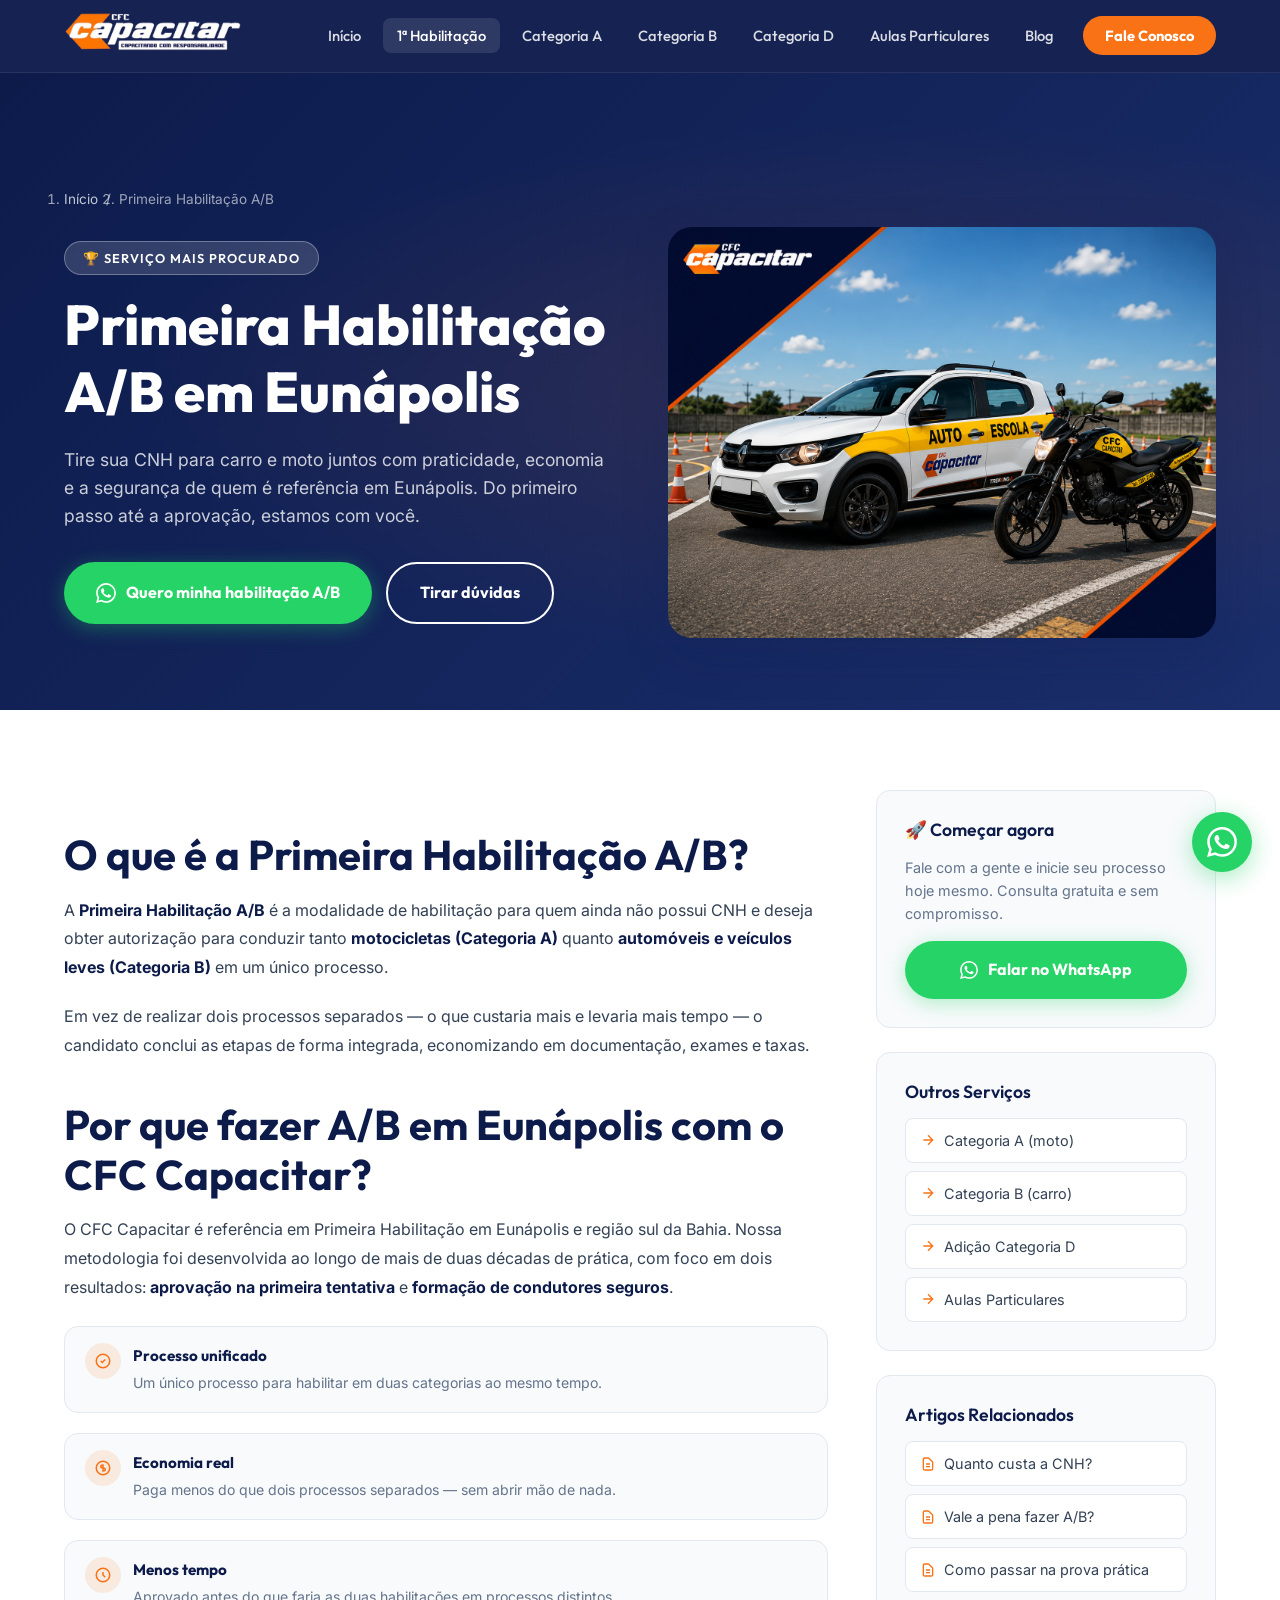
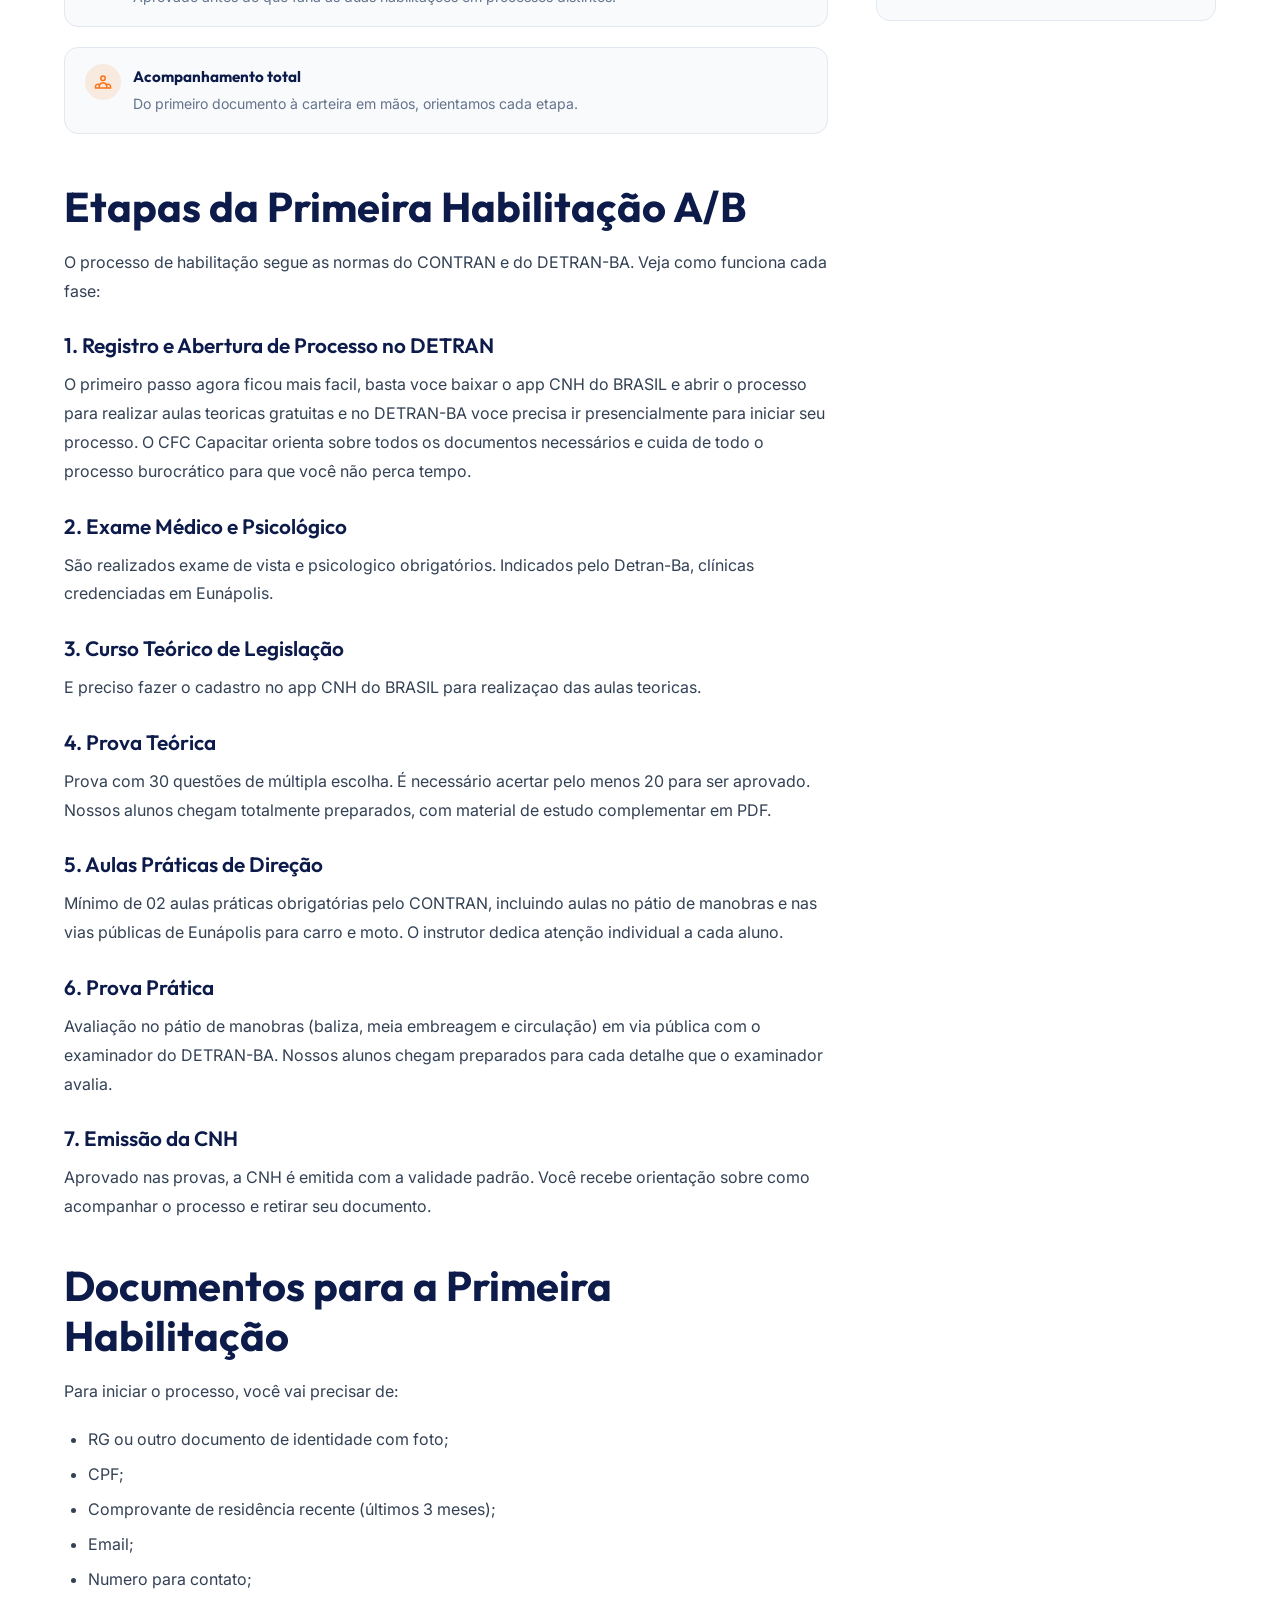
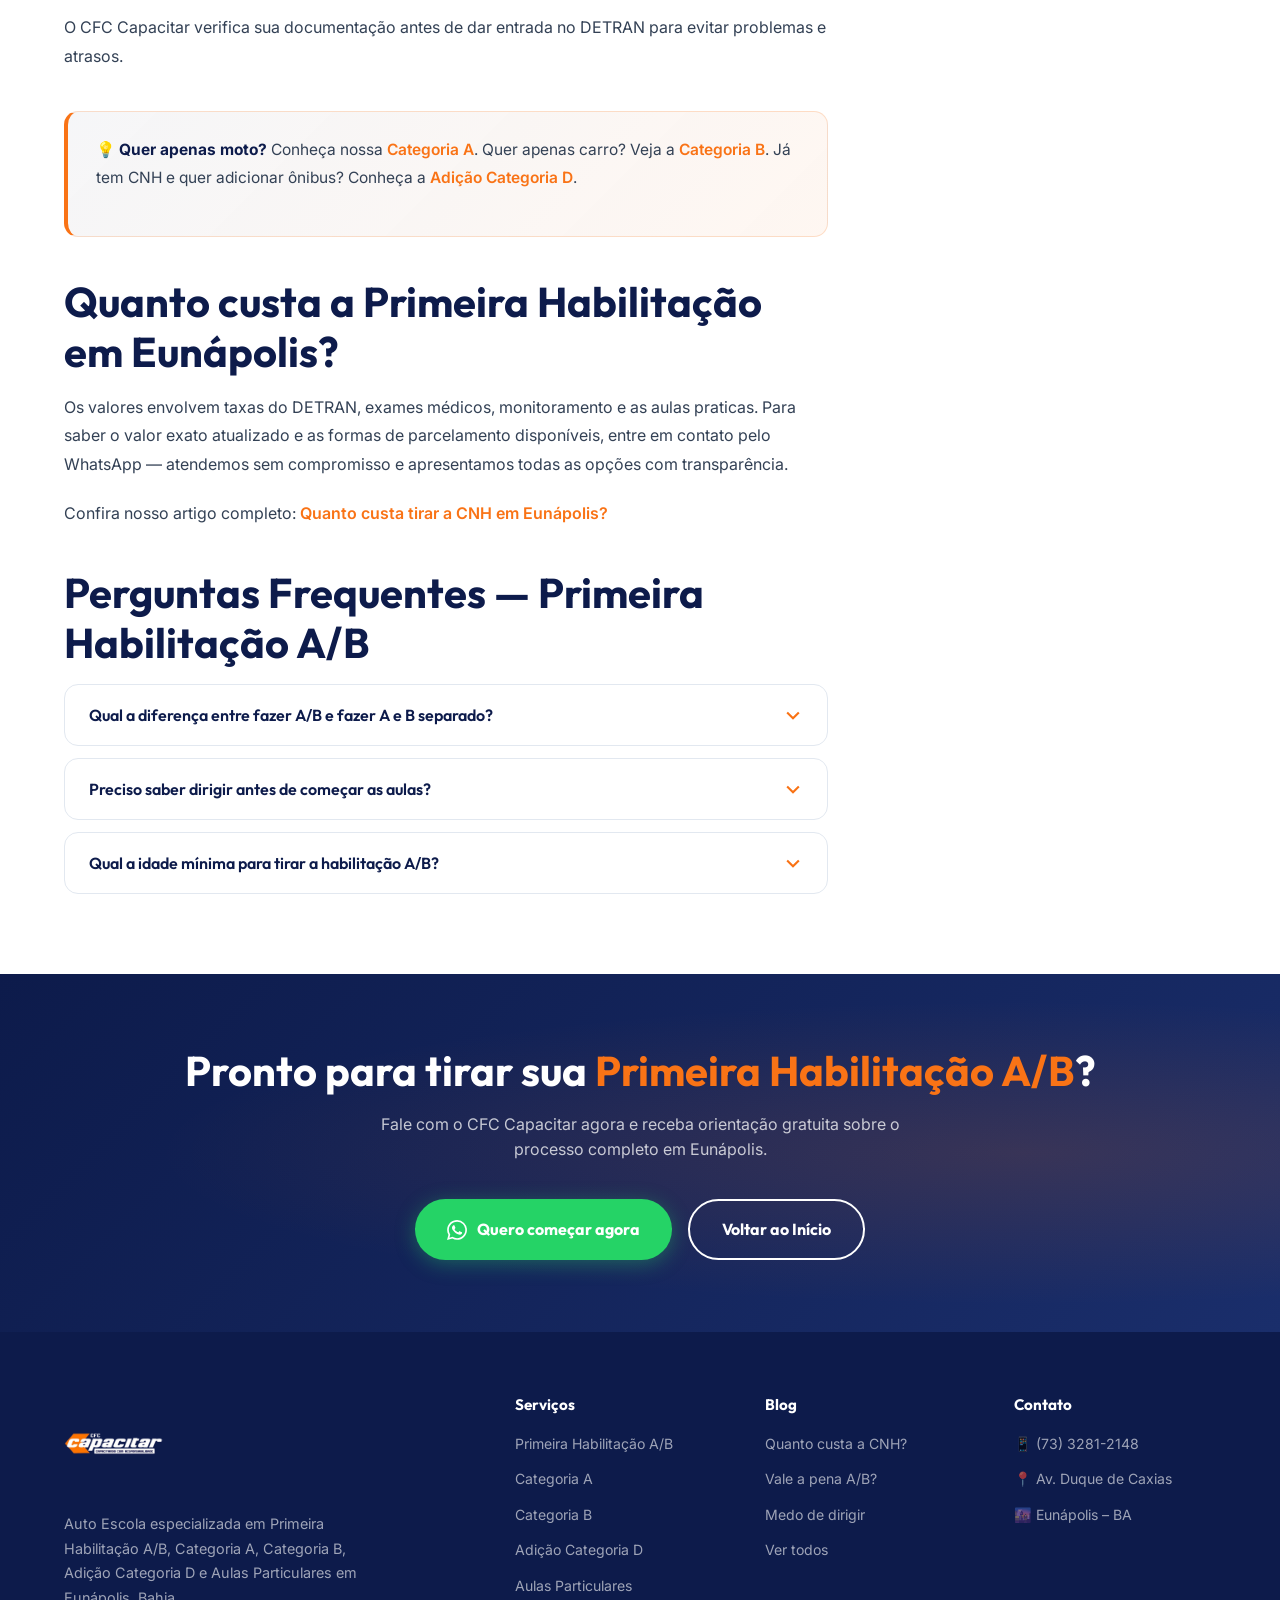
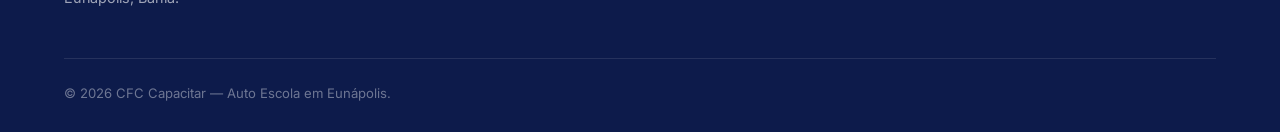
<file: primeira-habilitacao.html>
<!DOCTYPE html>
<html lang="pt-BR">
<head>
  <meta charset="UTF-8" />
  <meta name="viewport" content="width=device-width, initial-scale=1.0" />
  <title>Primeira Habilitação A/B em Eunápolis | CFC Capacitar — Carro e Moto Juntos</title>
  <meta name="description" content="Tire sua Primeira Habilitação A/B em Eunápolis com o CFC Capacitar. Faça carro e moto juntos, economize tempo e dinheiro. Processo completo do início ao fim. Fale conosco!" />
  <meta name="keywords" content="primeira habilitação Eunápolis, tirar CNH Eunápolis, habilitação AB, carro e moto juntos, carteira de motorista Eunápolis, primeira carteira Eunápolis" />
  <link rel="canonical" href="https://cfccapacitar.com.br/primeira-habilitacao.html" />
  <script type="application/ld+json">
  {
    "@context": "https://schema.org",
    "@type": "Service",
    "name": "Primeira Habilitação A/B",
    "provider": { "@type": "DrivingSchool", "name": "CFC Capacitar", "url": "https://cfccapacitar.com.br" },
    "areaServed": { "@type": "City", "name": "Eunápolis", "containedInPlace": { "@type": "State", "name": "Bahia" } },
    "description": "Processo completo de Primeira Habilitação para Categoria A (moto) e Categoria B (carro) em Eunápolis, Bahia.",
    "offers": { "@type": "Offer", "priceCurrency": "BRL", "availability": "https://schema.org/InStock" }
  }
  </script>
  <link rel="stylesheet" href="style.css" />
</head>
<body>

<header id="main-header">
  <div class="container">
    <nav class="nav">
      <a href="index.html" class="nav-logo"><img src="img/autoescolacapacitar.png" alt="CFC Capacitar" /></a>
      <ul class="nav-links" id="nav-menu">
        <li><a href="index.html">Início</a></li>
        <li><a href="primeira-habilitacao.html" class="active">1ª Habilitação</a></li>
        <li><a href="categoria-a.html">Categoria A</a></li>
        <li><a href="categoria-b.html">Categoria B</a></li>
        <li><a href="categoria-d.html">Categoria D</a></li>
        <li><a href="aulas-particulares.html">Aulas Particulares</a></li>
        <li><a href="blog.html">Blog</a></li>
        <li class="nav-cta"><a href="https://wa.me/557332812148" target="_blank">Fale Conosco</a></li>
      </ul>
      <button class="nav-toggle" id="nav-toggle" aria-label="Menu"><span></span><span></span><span></span></button>
    </nav>
  </div>
</header>

<!-- BREADCRUMB -->
<div class="page-hero">
  <div class="container">
    <nav class="breadcrumb" aria-label="Caminho">
      <ol><li><a href="index.html">Início</a></li><li>Primeira Habilitação A/B</li></ol>
    </nav>
    <div class="page-hero-inner">
      <div class="page-hero-text">
        <span class="badge badge-white">🏆 Serviço Mais Procurado</span>
        <h1>Primeira Habilitação A/B em Eunápolis</h1>
        <p>Tire sua CNH para carro e moto juntos com praticidade, economia e a segurança de quem é referência em Eunápolis. Do primeiro passo até a aprovação, estamos com você.</p>
        <div class="btns">
          <a href="https://wa.me/557332812148?text=Ol%C3%A1%2C%20quero%20saber%20sobre%20a%20Primeira%20Habilitação%20A%2FB!" target="_blank" class="btn btn-whatsapp" id="hab-ab-whatsapp">
            <svg viewBox="0 0 24 24" fill="currentColor" style="width:20px;height:20px"><path d="M17.472 14.382c-.297-.149-1.758-.867-2.03-.967-.273-.099-.471-.148-.67.15-.197.297-.767.966-.94 1.164-.173.199-.347.223-.644.075-.297-.15-1.255-.463-2.39-1.475-.883-.788-1.48-1.761-1.653-2.059-.173-.297-.018-.458.13-.606.134-.133.298-.347.446-.52.149-.174.198-.298.298-.497.099-.198.05-.371-.025-.52-.075-.149-.669-1.612-.916-2.207-.242-.579-.487-.5-.669-.51-.173-.008-.371-.01-.57-.01-.198 0-.52.074-.792.372-.272.297-1.04 1.016-1.04 2.479 0 1.462 1.065 2.875 1.213 3.074.149.198 2.096 3.2 5.077 4.487.709.306 1.262.489 1.694.625.712.227 1.36.195 1.871.118.571-.085 1.758-.719 2.006-1.413.248-.694.248-1.289.173-1.413-.074-.124-.272-.198-.57-.347m-5.421 7.403h-.004a9.87 9.87 0 01-5.031-1.378l-.361-.214-3.741.982.998-3.648-.235-.374a9.86 9.86 0 01-1.51-5.26c.001-5.45 4.436-9.884 9.888-9.884 2.64 0 5.122 1.03 6.988 2.898a9.825 9.825 0 012.893 6.994c-.003 5.45-4.437 9.884-9.885 9.884m8.413-18.297A11.815 11.815 0 0012.05 0C5.495 0 .16 5.335.157 11.892c0 2.096.547 4.142 1.588 5.945L.057 24l6.305-1.654a11.882 11.882 0 005.683 1.448h.005c6.554 0 11.89-5.335 11.893-11.893a11.821 11.821 0 00-3.48-8.413z"/></svg>
            Quero minha habilitação A/B
          </a>
          <a href="#faq-ab" class="btn btn-outline">Tirar dúvidas</a>
        </div>
      </div>
      <div class="page-hero-image">
        <img src="img/primeirahabilitaçao AB.png" alt="Primeira Habilitação A/B — carro e moto CFC Capacitar Eunápolis" loading="eager" />
      </div>
    </div>
  </div>
</div>

<!-- CONTEÚDO PRINCIPAL -->
<section class="section">
  <div class="container">
    <div class="content-with-sidebar">
      <div class="article-content">
        <h2>O que é a Primeira Habilitação A/B?</h2>
        <p>A <strong>Primeira Habilitação A/B</strong> é a modalidade de habilitação para quem ainda não possui CNH e deseja obter autorização para conduzir tanto <strong>motocicletas (Categoria A)</strong> quanto <strong>automóveis e veículos leves (Categoria B)</strong> em um único processo.</p>
        <p>Em vez de realizar dois processos separados — o que custaria mais e levaria mais tempo — o candidato conclui as etapas de forma integrada, economizando em documentação, exames e taxas.</p>

        <h2>Por que fazer A/B em Eunápolis com o CFC Capacitar?</h2>
        <p>O CFC Capacitar é referência em Primeira Habilitação em Eunápolis e região sul da Bahia. Nossa metodologia foi desenvolvida ao longo de mais de duas décadas de prática, com foco em dois resultados: <strong>aprovação na primeira tentativa</strong> e <strong>formação de condutores seguros</strong>.</p>

        <ul class="feature-list" style="margin:24px 0">
          <li class="fade-up">
            <div class="icon"><svg viewBox="0 0 24 24" fill="none" stroke="currentColor" stroke-width="2"><path d="M9 12l2 2 4-4m6 2a9 9 0 11-18 0 9 9 0 0118 0z"/></svg></div>
            <div><strong>Processo unificado</strong><span>Um único processo para habilitar em duas categorias ao mesmo tempo.</span></div>
          </li>
          <li class="fade-up">
            <div class="icon"><svg viewBox="0 0 24 24" fill="none" stroke="currentColor" stroke-width="2"><path d="M12 8c-1.657 0-3 .895-3 2s1.343 2 3 2 3 .895 3 2-1.343 2-3 2m0-8V7m0 1v8m0 0v1M21 12a9 9 0 11-18 0 9 9 0 0118 0z"/></svg></div>
            <div><strong>Economia real</strong><span>Paga menos do que dois processos separados — sem abrir mão de nada.</span></div>
          </li>
          <li class="fade-up">
            <div class="icon"><svg viewBox="0 0 24 24" fill="none" stroke="currentColor" stroke-width="2"><path d="M12 8v4l3 3m6-3a9 9 0 11-18 0 9 9 0 0118 0z"/></svg></div>
            <div><strong>Menos tempo</strong><span>Aprovado antes do que faria as duas habilitações em processos distintos.</span></div>
          </li>
          <li class="fade-up">
            <div class="icon"><svg viewBox="0 0 24 24" fill="none" stroke="currentColor" stroke-width="2"><path d="M17 20h5v-2a3 3 0 00-5.356-1.857M17 20H7m10 0v-2c0-.656-.126-1.283-.356-1.857M7 20H2v-2a3 3 0 015.356-1.857M7 20v-2c0-.656.126-1.283.356-1.857m0 0a5.002 5.002 0 019.288 0M15 7a3 3 0 11-6 0 3 3 0 016 0z"/></svg></div>
            <div><strong>Acompanhamento total</strong><span>Do primeiro documento à carteira em mãos, orientamos cada etapa.</span></div>
          </li>
        </ul>

        <h2>Etapas da Primeira Habilitação A/B</h2>
        <p>O processo de habilitação segue as normas do CONTRAN e do DETRAN-BA. Veja como funciona cada fase:</p>

        <h3>1. Registro e Abertura de Processo no DETRAN</h3>
        <p>O primeiro passo agora ficou mais facil, basta voce baixar o app CNH do BRASIL e abrir o processo para realizar aulas teoricas gratuitas e no DETRAN-BA voce precisa ir presencialmente para iniciar seu processo. O CFC Capacitar orienta sobre todos os documentos necessários e cuida de todo o processo burocrático para que você não perca tempo.</p>

        <h3>2. Exame Médico e Psicológico</h3>
        <p>São realizados exame de vista e psicologico obrigatórios. Indicados pelo Detran-Ba, clínicas credenciadas em Eunápolis.</p>

        <h3>3. Curso Teórico de Legislação</h3>
        <p>E preciso fazer o cadastro no app CNH do BRASIL para realizaçao das aulas teoricas.</p>

        <h3>4. Prova Teórica</h3>
        <p>Prova com 30 questões de múltipla escolha. É necessário acertar pelo menos 20 para ser aprovado. Nossos alunos chegam totalmente preparados, com material de estudo complementar em PDF.</p>

        <h3>5. Aulas Práticas de Direção</h3>
        <p>Mínimo de 02 aulas práticas obrigatórias pelo CONTRAN, incluindo aulas no pátio de manobras e nas vias públicas de Eunápolis para carro e moto. O instrutor dedica atenção individual a cada aluno.</p>

        <h3>6. Prova Prática</h3>
        <p>Avaliação no pátio de manobras (baliza, meia embreagem e circulação) em via pública com o examinador do DETRAN-BA. Nossos alunos chegam preparados para cada detalhe que o examinador avalia.</p>

        <h3>7. Emissão da CNH</h3>
        <p>Aprovado nas provas, a CNH é emitida com a validade padrão. Você recebe orientação sobre como acompanhar o processo e retirar seu documento.</p>

        <h2>Documentos para a Primeira Habilitação</h2>
        <p>Para iniciar o processo, você vai precisar de:</p>
        <ul>
          <li>RG ou outro documento de identidade com foto;</li>
          <li>CPF;</li>
          <li>Comprovante de residência recente (últimos 3 meses);</li>
          <li>Email;</li>
          <li>Numero para contato;</li>
        </ul>
        <p>O CFC Capacitar verifica sua documentação antes de dar entrada no DETRAN para evitar problemas e atrasos.</p>

        <div class="internal-link-block">
          <p>💡 <strong>Quer apenas moto?</strong> Conheça nossa <a href="categoria-a.html">Categoria A</a>. Quer apenas carro? Veja a <a href="categoria-b.html">Categoria B</a>. Já tem CNH e quer adicionar ônibus? Conheça a <a href="categoria-d.html">Adição Categoria D</a>.</p>
        </div>

        <h2>Quanto custa a Primeira Habilitação em Eunápolis?</h2>
        <p>Os valores envolvem taxas do DETRAN, exames médicos, monitoramento e as aulas praticas. Para saber o valor exato atualizado e as formas de parcelamento disponíveis, entre em contato pelo WhatsApp — atendemos sem compromisso e apresentamos todas as opções com transparência.</p>
        <p>Confira nosso artigo completo: <a href="blog/quanto-custa-cnh-eunapolis.html" style="color:var(--laranja);font-weight:600;">Quanto custa tirar a CNH em Eunápolis?</a></p>

        <!-- FAQ -->
        <h2 id="faq-ab">Perguntas Frequentes — Primeira Habilitação A/B</h2>
        <div class="faq-list" itemscope itemtype="https://schema.org/FAQPage">
          <div class="faq-item" itemscope itemprop="mainEntity" itemtype="https://schema.org/Question">
            <button class="faq-question"><span itemprop="name">Qual a diferença entre fazer A/B e fazer A e B separado?</span><svg viewBox="0 0 24 24" fill="none" stroke="currentColor" stroke-width="2.5"><path d="M19 9l-7 7-7-7"/></svg></button>
            <div class="faq-answer"><div class="faq-answer-inner" itemprop="text" itemscope itemprop="acceptedAnswer" itemtype="https://schema.org/Answer">Fazendo A/B você abre um único processo no DETRAN, paga uma única taxa de processo e conclui tudo em um tempo menor. Separado, você paga duas taxas, tem dois processos distintos e demora bem mais. O resultado final (CNH com A e B) é o mesmo, mas o A/B é muito mais econômico.</div></div>
          </div>
          <div class="faq-item" itemscope itemprop="mainEntity" itemtype="https://schema.org/Question">
            <button class="faq-question"><span itemprop="name">Preciso saber dirigir antes de começar as aulas?</span><svg viewBox="0 0 24 24" fill="none" stroke="currentColor" stroke-width="2.5"><path d="M19 9l-7 7-7-7"/></svg></button>
            <div class="faq-answer"><div class="faq-answer-inner" itemprop="text" itemscope itemprop="acceptedAnswer" itemtype="https://schema.org/Answer">Não! As aulas práticas são projetadas para iniciantes absolutos. Começamos com o básico no pátio de manobras antes de ir para as vias públicas. Você aprenderá tudo do zero com nosso instrutor experiente.</div></div>
          </div>
          <div class="faq-item" itemscope itemprop="mainEntity" itemtype="https://schema.org/Question">
            <button class="faq-question"><span itemprop="name">Qual a idade mínima para tirar a habilitação A/B?</span><svg viewBox="0 0 24 24" fill="none" stroke="currentColor" stroke-width="2.5"><path d="M19 9l-7 7-7-7"/></svg></button>
            <div class="faq-answer"><div class="faq-answer-inner" itemprop="text" itemscope itemprop="acceptedAnswer" itemtype="https://schema.org/Answer">A idade mínima é 18 anos completos para se candidatar à habilitação nas categorias A e B.</div></div>
          </div>
        </div>
      </div>

      <!-- SIDEBAR -->
      <aside class="sidebar">
        <div class="sidebar-card">
          <h4>🚀 Começar agora</h4>
          <p style="font-size:.9rem;color:var(--cinza);margin-bottom:16px;">Fale com a gente e inicie seu processo hoje mesmo. Consulta gratuita e sem compromisso.</p>
          <a href="https://wa.me/557332812148?text=Quero%20iniciar%20minha%20Primeira%20Habilitação%20A%2FB!" target="_blank" class="btn btn-whatsapp" style="width:100%;justify-content:center;" id="sidebar-ab-whatsapp">
            <svg viewBox="0 0 24 24" fill="currentColor" style="width:18px;height:18px"><path d="M17.472 14.382c-.297-.149-1.758-.867-2.03-.967-.273-.099-.471-.148-.67.15-.197.297-.767.966-.94 1.164-.173.199-.347.223-.644.075-.297-.15-1.255-.463-2.39-1.475-.883-.788-1.48-1.761-1.653-2.059-.173-.297-.018-.458.13-.606.134-.133.298-.347.446-.52.149-.174.198-.298.298-.497.099-.198.05-.371-.025-.52-.075-.149-.669-1.612-.916-2.207-.242-.579-.487-.5-.669-.51-.173-.008-.371-.01-.57-.01-.198 0-.52.074-.792.372-.272.297-1.04 1.016-1.04 2.479 0 1.462 1.065 2.875 1.213 3.074.149.198 2.096 3.2 5.077 4.487.709.306 1.262.489 1.694.625.712.227 1.36.195 1.871.118.571-.085 1.758-.719 2.006-1.413.248-.694.248-1.289.173-1.413-.074-.124-.272-.198-.57-.347m-5.421 7.403h-.004a9.87 9.87 0 01-5.031-1.378l-.361-.214-3.741.982.998-3.648-.235-.374a9.86 9.86 0 01-1.51-5.26c.001-5.45 4.436-9.884 9.888-9.884 2.64 0 5.122 1.03 6.988 2.898a9.825 9.825 0 012.893 6.994c-.003 5.45-4.437 9.884-9.885 9.884m8.413-18.297A11.815 11.815 0 0012.05 0C5.495 0 .16 5.335.157 11.892c0 2.096.547 4.142 1.588 5.945L.057 24l6.305-1.654a11.882 11.882 0 005.683 1.448h.005c6.554 0 11.89-5.335 11.893-11.893a11.821 11.821 0 00-3.48-8.413z"/></svg>
            Falar no WhatsApp
          </a>
        </div>
        <div class="sidebar-card">
          <h4>Outros Serviços</h4>
          <div class="sidebar-links">
            <a href="categoria-a.html"><svg viewBox="0 0 24 24" fill="none" stroke="currentColor" stroke-width="2"><path d="M5 12h14M12 5l7 7-7 7"/></svg>Categoria A (moto)</a>
            <a href="categoria-b.html"><svg viewBox="0 0 24 24" fill="none" stroke="currentColor" stroke-width="2"><path d="M5 12h14M12 5l7 7-7 7"/></svg>Categoria B (carro)</a>
            <a href="categoria-d.html"><svg viewBox="0 0 24 24" fill="none" stroke="currentColor" stroke-width="2"><path d="M5 12h14M12 5l7 7-7 7"/></svg>Adição Categoria D</a>
            <a href="aulas-particulares.html"><svg viewBox="0 0 24 24" fill="none" stroke="currentColor" stroke-width="2"><path d="M5 12h14M12 5l7 7-7 7"/></svg>Aulas Particulares</a>
          </div>
        </div>
        <div class="sidebar-card">
          <h4>Artigos Relacionados</h4>
          <div class="sidebar-links">
            <a href="blog/quanto-custa-cnh-eunapolis.html"><svg viewBox="0 0 24 24" fill="none" stroke="currentColor" stroke-width="2"><path d="M9 12h6m-6 4h6m2 5H7a2 2 0 01-2-2V5a2 2 0 012-2h5.586a1 1 0 01.707.293l5.414 5.414a1 1 0 01.293.707V19a2 2 0 01-2 2z"/></svg>Quanto custa a CNH?</a>
            <a href="blog/vale-a-pena-fazer-ab.html"><svg viewBox="0 0 24 24" fill="none" stroke="currentColor" stroke-width="2"><path d="M9 12h6m-6 4h6m2 5H7a2 2 0 01-2-2V5a2 2 0 012-2h5.586a1 1 0 01.707.293l5.414 5.414a1 1 0 01.293.707V19a2 2 0 01-2 2z"/></svg>Vale a pena fazer A/B?</a>
            <a href="blog/como-passar-prova-pratica.html"><svg viewBox="0 0 24 24" fill="none" stroke="currentColor" stroke-width="2"><path d="M9 12h6m-6 4h6m2 5H7a2 2 0 01-2-2V5a2 2 0 012-2h5.586a1 1 0 01.707.293l5.414 5.414a1 1 0 01.293.707V19a2 2 0 01-2 2z"/></svg>Como passar na prova prática</a>
          </div>
        </div>
      </aside>
    </div>
  </div>
</section>

<section class="cta-strip">
  <div class="container">
    <div class="cta-strip-inner fade-up">
      <h2>Pronto para tirar sua <span style="color:var(--laranja)">Primeira Habilitação A/B</span>?</h2>
      <p>Fale com o CFC Capacitar agora e receba orientação gratuita sobre o processo completo em Eunápolis.</p>
      <div class="cta-strip-btns">
        <a href="https://wa.me/557332812148?text=Quero%20saber%20sobre%20a%20Primeira%20Habilitação%20A%2FB!" target="_blank" class="btn btn-whatsapp" id="ab-cta-bottom">
          <svg viewBox="0 0 24 24" fill="currentColor" style="width:20px;height:20px"><path d="M17.472 14.382c-.297-.149-1.758-.867-2.03-.967-.273-.099-.471-.148-.67.15-.197.297-.767.966-.94 1.164-.173.199-.347.223-.644.075-.297-.15-1.255-.463-2.39-1.475-.883-.788-1.48-1.761-1.653-2.059-.173-.297-.018-.458.13-.606.134-.133.298-.347.446-.52.149-.174.198-.298.298-.497.099-.198.05-.371-.025-.52-.075-.149-.669-1.612-.916-2.207-.242-.579-.487-.5-.669-.51-.173-.008-.371-.01-.57-.01-.198 0-.52.074-.792.372-.272.297-1.04 1.016-1.04 2.479 0 1.462 1.065 2.875 1.213 3.074.149.198 2.096 3.2 5.077 4.487.709.306 1.262.489 1.694.625.712.227 1.36.195 1.871.118.571-.085 1.758-.719 2.006-1.413.248-.694.248-1.289.173-1.413-.074-.124-.272-.198-.57-.347m-5.421 7.403h-.004a9.87 9.87 0 01-5.031-1.378l-.361-.214-3.741.982.998-3.648-.235-.374a9.86 9.86 0 01-1.51-5.26c.001-5.45 4.436-9.884 9.888-9.884 2.64 0 5.122 1.03 6.988 2.898a9.825 9.825 0 012.893 6.994c-.003 5.45-4.437 9.884-9.885 9.884m8.413-18.297A11.815 11.815 0 0012.05 0C5.495 0 .16 5.335.157 11.892c0 2.096.547 4.142 1.588 5.945L.057 24l6.305-1.654a11.882 11.882 0 005.683 1.448h.005c6.554 0 11.89-5.335 11.893-11.893a11.821 11.821 0 00-3.48-8.413z"/></svg>
          Quero começar agora
        </a>
        <a href="index.html" class="btn btn-outline">Voltar ao Início</a>
      </div>
    </div>
  </div>
</section>

<footer>
  <div class="container">
    <div class="footer-grid">
      <div class="footer-brand"><img src="img/autoescolacapacitar.png" alt="CFC Capacitar" /><p>Auto Escola especializada em Primeira Habilitação A/B, Categoria A, Categoria B, Adição Categoria D e Aulas Particulares em Eunápolis, Bahia.</p></div>
      <div class="footer-col"><h5>Serviços</h5><ul><li><a href="primeira-habilitacao.html">Primeira Habilitação A/B</a></li><li><a href="categoria-a.html">Categoria A</a></li><li><a href="categoria-b.html">Categoria B</a></li><li><a href="categoria-d.html">Adição Categoria D</a></li><li><a href="aulas-particulares.html">Aulas Particulares</a></li></ul></div>
      <div class="footer-col"><h5>Blog</h5><ul><li><a href="blog/quanto-custa-cnh-eunapolis.html">Quanto custa a CNH?</a></li><li><a href="blog/vale-a-pena-fazer-ab.html">Vale a pena A/B?</a></li><li><a href="blog/como-perder-medo-de-dirigir.html">Medo de dirigir</a></li><li><a href="blog.html">Ver todos</a></li></ul></div>
      <div class="footer-col"><h5>Contato</h5><ul><li><a href="https://wa.me/557332812148" target="_blank">📱 (73) 3281-2148</a></li><li><a href="#">📍 Av. Duque de Caxias</a></li><li><a href="#">🌆 Eunápolis – BA</a></li></ul></div>
    </div>
    <div class="footer-bottom"><p>© 2026 CFC Capacitar — Auto Escola em Eunápolis.</p></div>
  </div>
</footer>

<a id="whatsapp-float" href="https://wa.me/557332812148" target="_blank" aria-label="WhatsApp">
  <svg viewBox="0 0 24 24" fill="currentColor"><path d="M17.472 14.382c-.297-.149-1.758-.867-2.03-.967-.273-.099-.471-.148-.67.15-.197.297-.767.966-.94 1.164-.173.199-.347.223-.644.075-.297-.15-1.255-.463-2.39-1.475-.883-.788-1.48-1.761-1.653-2.059-.173-.297-.018-.458.13-.606.134-.133.298-.347.446-.52.149-.174.198-.298.298-.497.099-.198.05-.371-.025-.52-.075-.149-.669-1.612-.916-2.207-.242-.579-.487-.5-.669-.51-.173-.008-.371-.01-.57-.01-.198 0-.52.074-.792.372-.272.297-1.04 1.016-1.04 2.479 0 1.462 1.065 2.875 1.213 3.074.149.198 2.096 3.2 5.077 4.487.709.306 1.262.489 1.694.625.712.227 1.36.195 1.871.118.571-.085 1.758-.719 2.006-1.413.248-.694.248-1.289.173-1.413-.074-.124-.272-.198-.57-.347m-5.421 7.403h-.004a9.87 9.87 0 01-5.031-1.378l-.361-.214-3.741.982.998-3.648-.235-.374a9.86 9.86 0 01-1.51-5.26c.001-5.45 4.436-9.884 9.888-9.884 2.64 0 5.122 1.03 6.988 2.898a9.825 9.825 0 012.893 6.994c-.003 5.45-4.437 9.884-9.885 9.884m8.413-18.297A11.815 11.815 0 0012.05 0C5.495 0 .16 5.335.157 11.892c0 2.096.547 4.142 1.588 5.945L.057 24l6.305-1.654a11.882 11.882 0 005.683 1.448h.005c6.554 0 11.89-5.335 11.893-11.893a11.821 11.821 0 00-3.48-8.413z"/></svg>
</a>
<script src="main.js"></script>
</body>
</html>
</file>
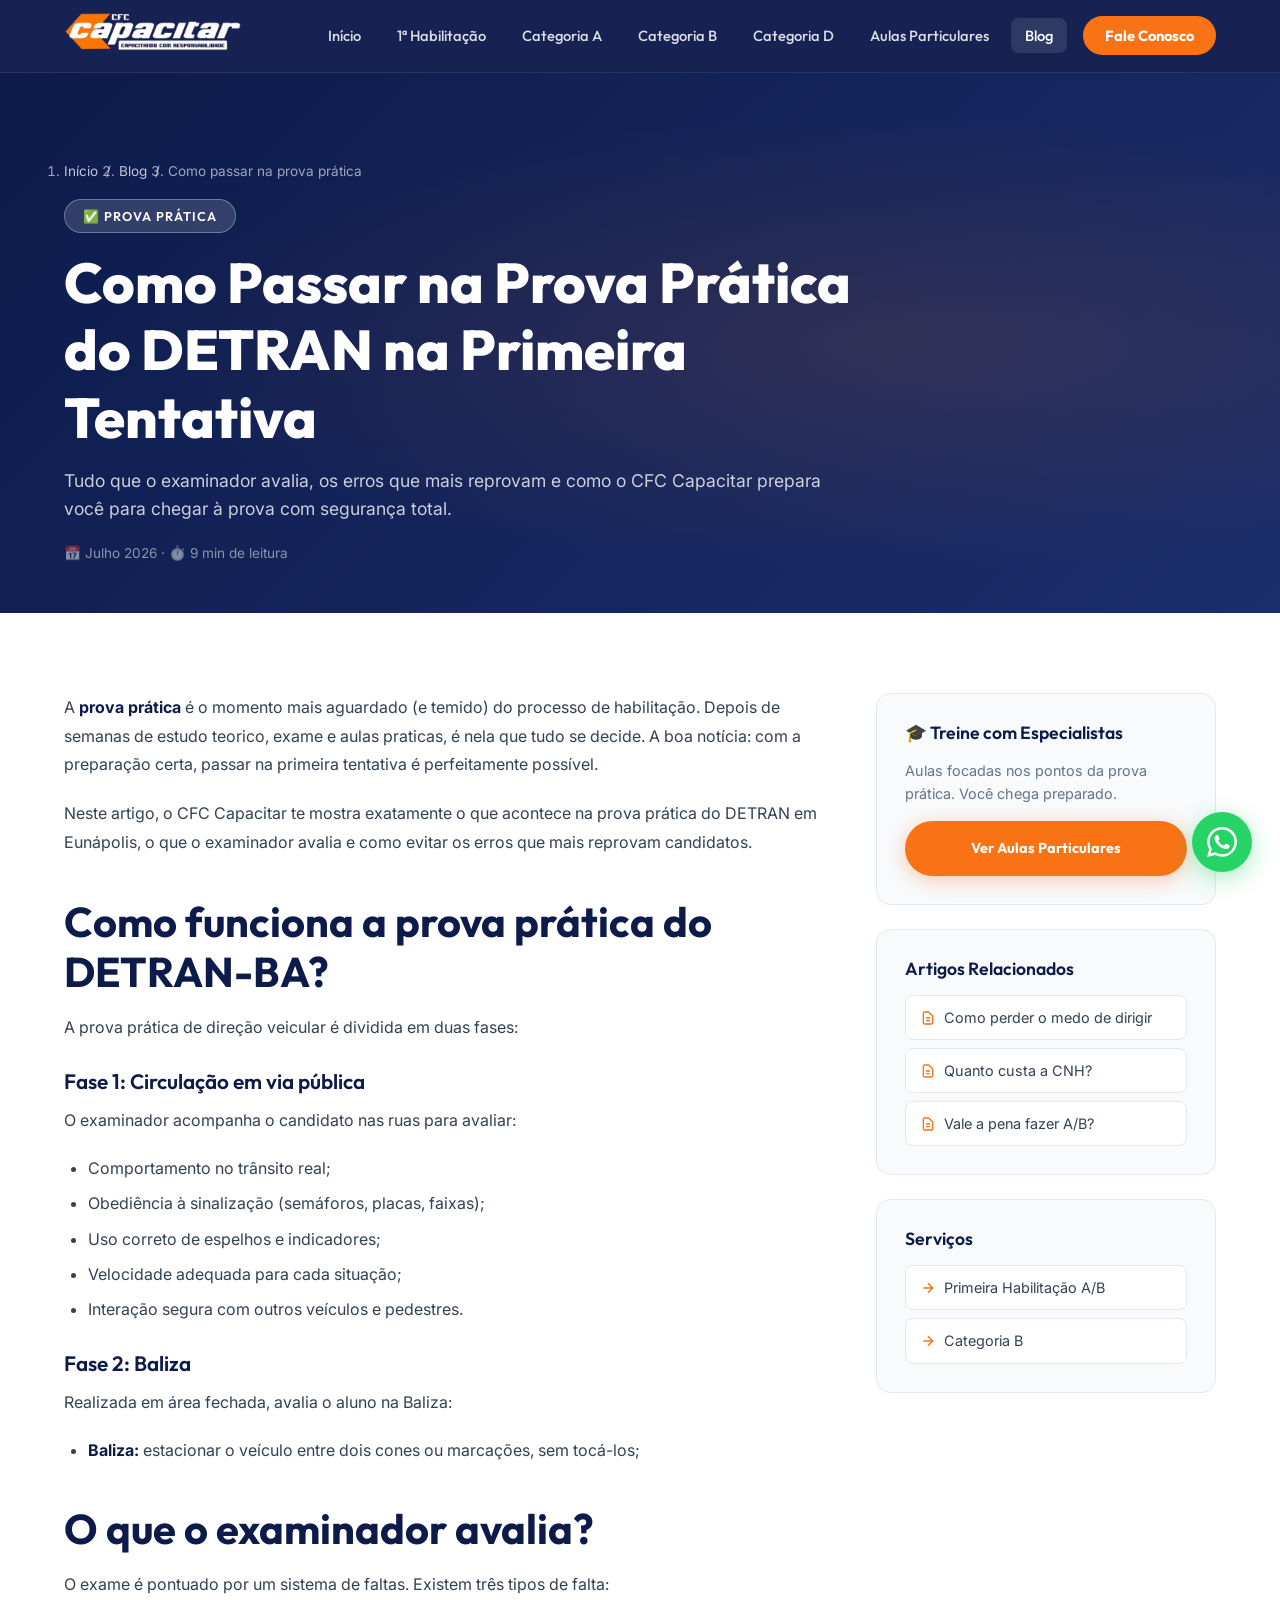
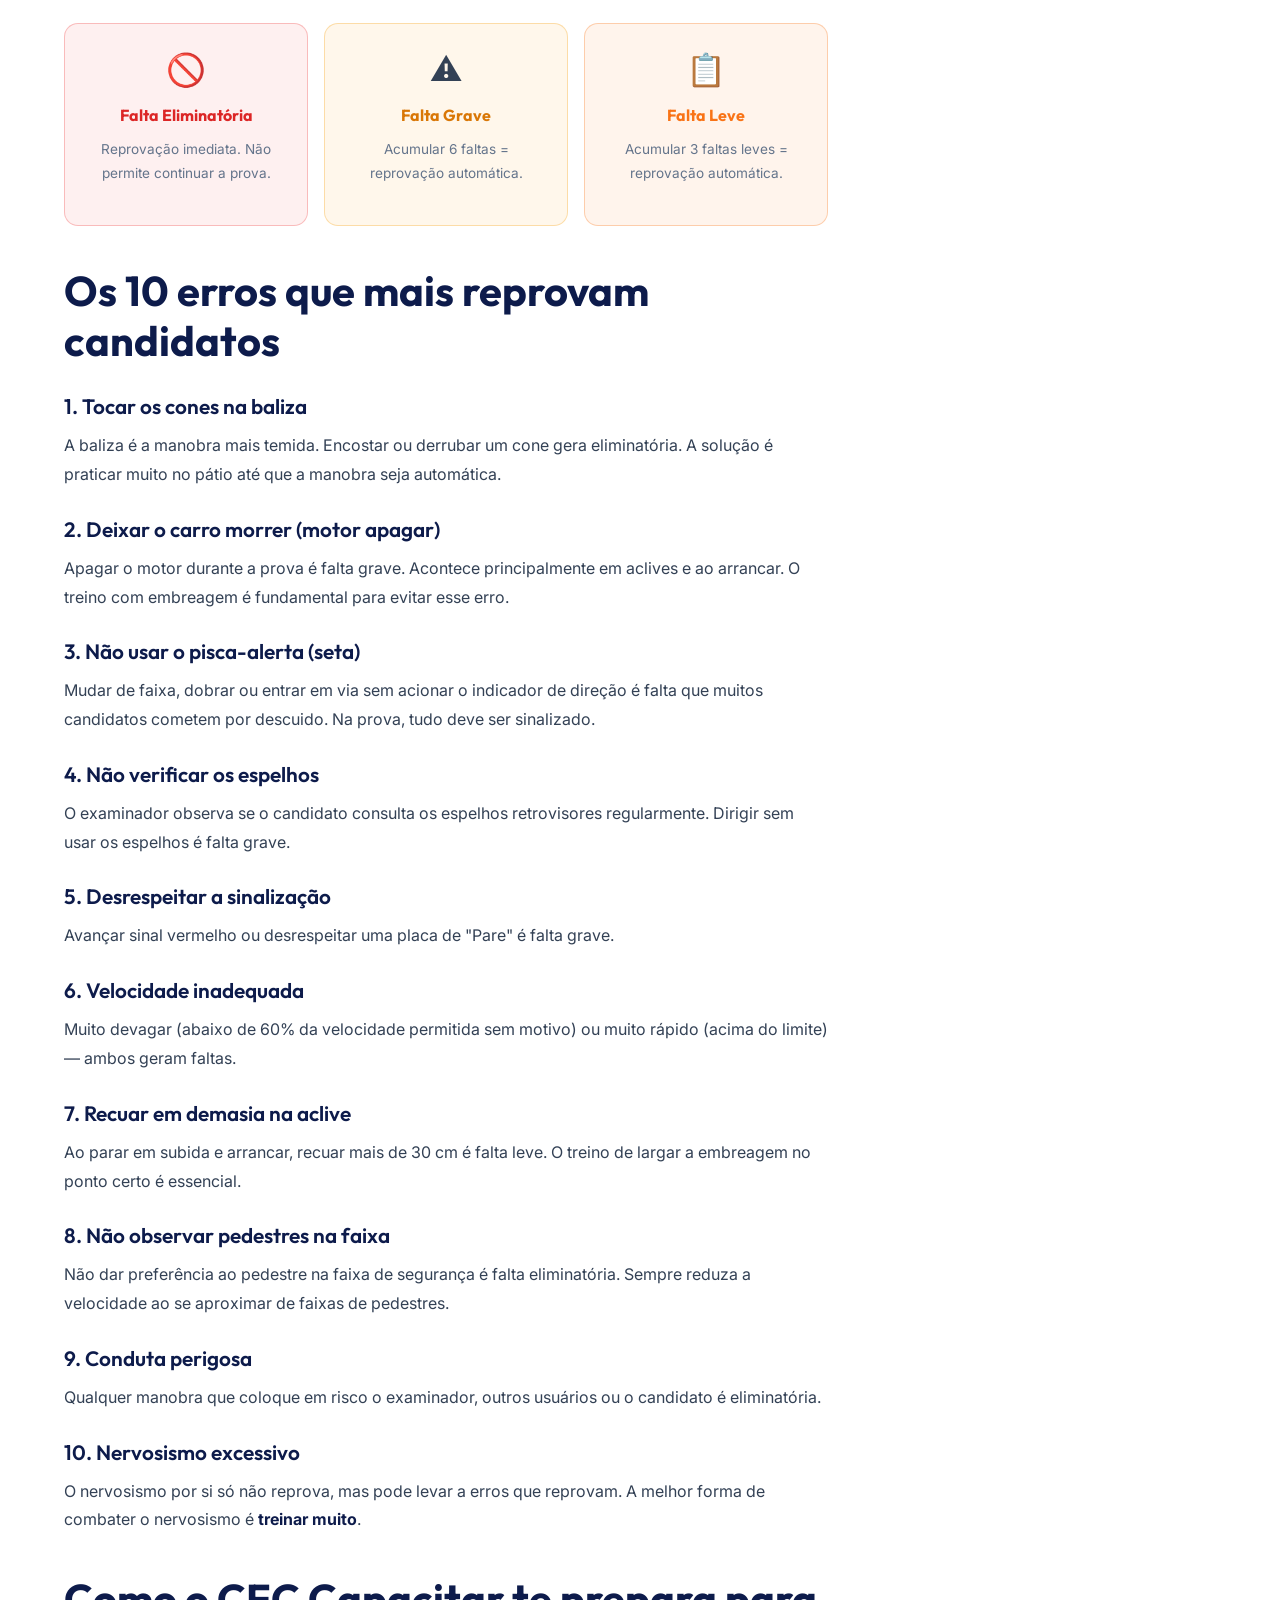
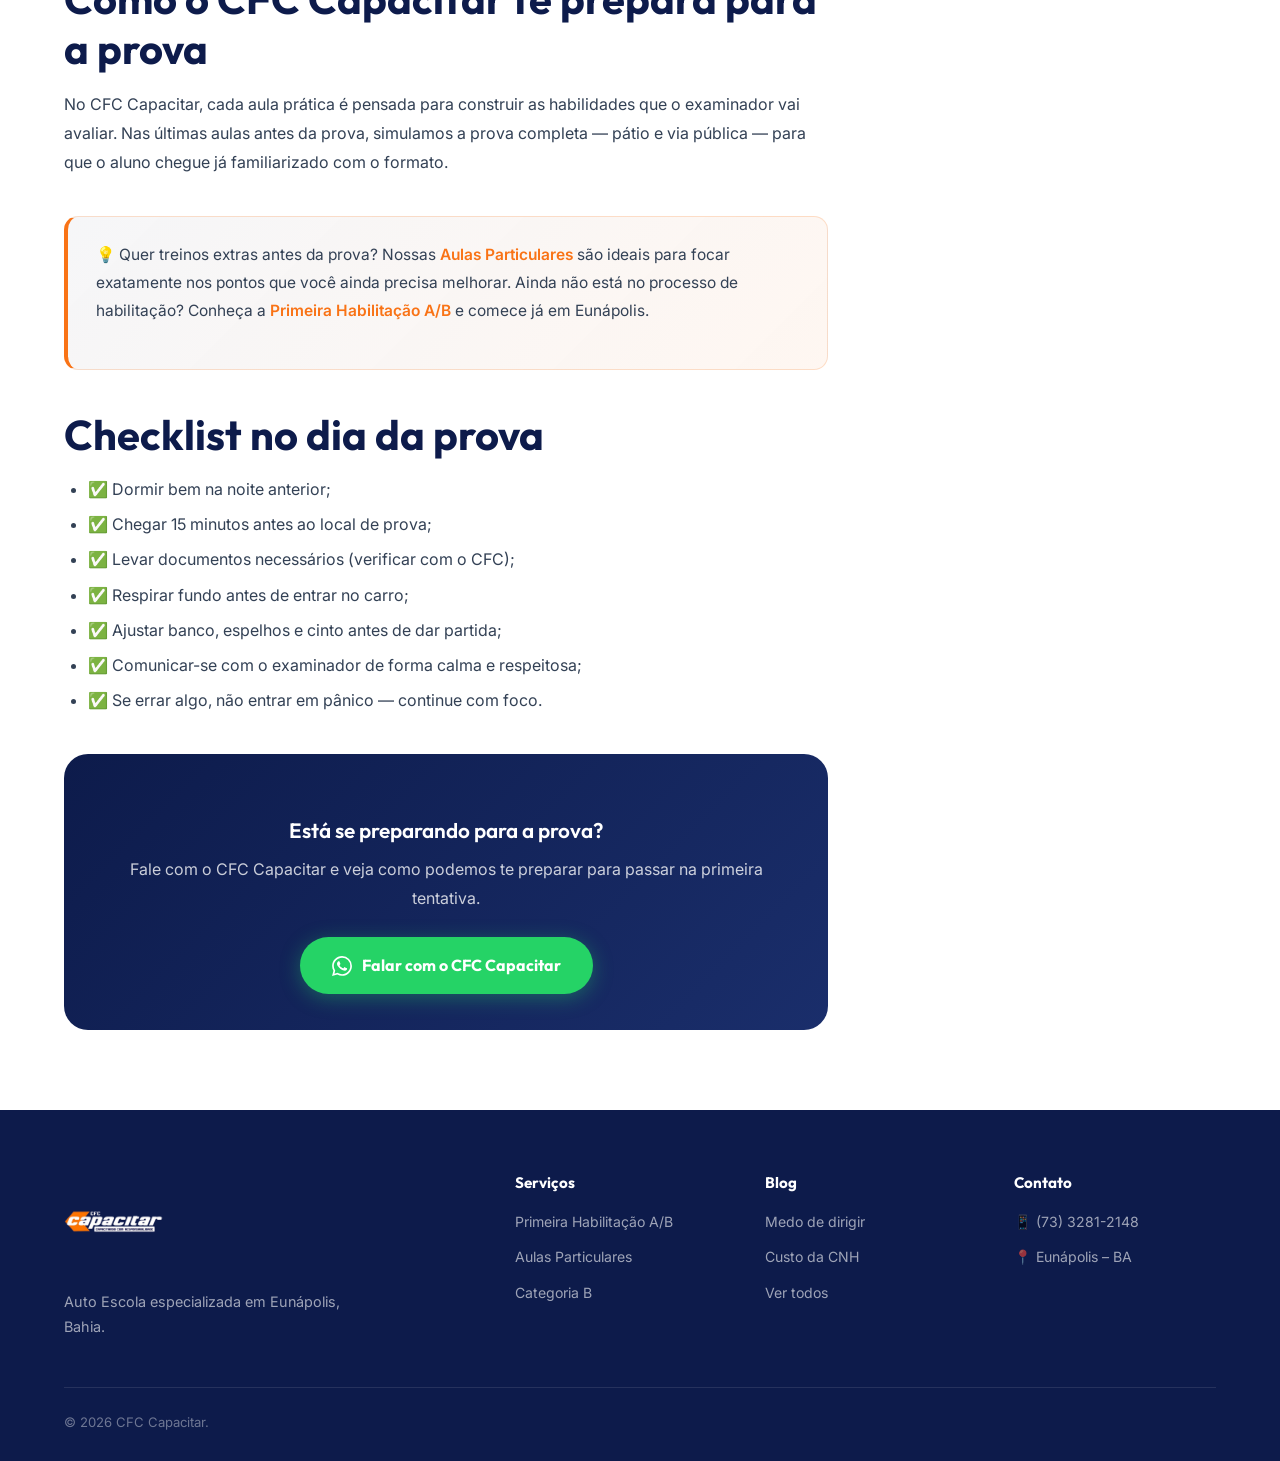
<file: blog/como-passar-prova-pratica.html>
<!DOCTYPE html>
<html lang="pt-BR">
<head>
  <meta charset="UTF-8" />
  <meta name="viewport" content="width=device-width, initial-scale=1.0" />
  <title>Como Passar na Prova Prática do DETRAN na Primeira Tentativa | CFC Capacitar Eunápolis</title>
  <meta name="description" content="Guia completo sobre a prova prática do DETRAN em Eunápolis. O que o examinador avalia, erros que reprovam, dicas de baliza e como se preparar para passar na primeira tentativa." />
  <meta name="keywords" content="como passar prova prática DETRAN, prova prática Eunápolis, baliza prova prática, erros prova prática, preparação prova DETRAN Bahia, CFC Capacitar" />
  <link rel="canonical" href="https://cfccapacitar.com.br/blog/como-passar-prova-pratica.html" />
  <script type="application/ld+json">{"@context":"https://schema.org","@type":"Article","headline":"Como Passar na Prova Prática do DETRAN na Primeira Tentativa","description":"Guia com o que o examinador avalia, erros comuns e como se preparar para a prova prática.","author":{"@type":"Organization","name":"CFC Capacitar"},"datePublished":"2025-07-01"}</script>
  <link rel="stylesheet" href="../style.css" />
</head>
<body>
<header id="main-header">
  <div class="container">
    <nav class="nav">
      <a href="../index.html" class="nav-logo"><img src="../img/autoescolacapacitar.png" alt="CFC Capacitar" /></a>
      <ul class="nav-links" id="nav-menu">
        <li><a href="../index.html">Início</a></li>
        <li><a href="../primeira-habilitacao.html">1ª Habilitação</a></li>
        <li><a href="../categoria-a.html">Categoria A</a></li>
        <li><a href="../categoria-b.html">Categoria B</a></li>
        <li><a href="../categoria-d.html">Categoria D</a></li>
        <li><a href="../aulas-particulares.html">Aulas Particulares</a></li>
        <li><a href="../blog.html" class="active">Blog</a></li>
        <li class="nav-cta"><a href="https://wa.me/557332812148" target="_blank">Fale Conosco</a></li>
      </ul>
      <button class="nav-toggle" id="nav-toggle" aria-label="Menu"><span></span><span></span><span></span></button>
    </nav>
  </div>
</header>

<div class="page-hero" style="padding:72px 0 48px">
  <div class="container">
    <nav class="breadcrumb"><ol><li><a href="../index.html">Início</a></li><li><a href="../blog.html">Blog</a></li><li>Como passar na prova prática</li></ol></nav>
    <div style="position:relative;z-index:1;max-width:800px">
      <span class="badge badge-white">✅ Prova Prática</span>
      <h1 style="color:var(--branco);margin-top:16px">Como Passar na Prova Prática do DETRAN na Primeira Tentativa</h1>
      <p style="color:rgba(255,255,255,0.78);margin-top:16px;font-size:1.1rem">Tudo que o examinador avalia, os erros que mais reprovam e como o CFC Capacitar prepara você para chegar à prova com segurança total.</p>
      <div style="margin-top:20px;font-size:0.85rem;color:rgba(255,255,255,0.5)">📅 Julho 2026 · ⏱️ 9 min de leitura</div>
    </div>
  </div>
</div>

<section class="section">
  <div class="container">
    <div class="content-with-sidebar">
      <article class="article-content">

        <p>A <strong>prova prática</strong> é o momento mais aguardado (e temido) do processo de habilitação. Depois de semanas de estudo teorico, exame e aulas praticas, é nela que tudo se decide. A boa notícia: com a preparação certa, passar na primeira tentativa é perfeitamente possível.</p>
        <p>Neste artigo, o CFC Capacitar te mostra exatamente o que acontece na prova prática do DETRAN em Eunápolis, o que o examinador avalia e como evitar os erros que mais reprovam candidatos.</p>

        <h2>Como funciona a prova prática do DETRAN-BA?</h2>
        <p>A prova prática de direção veicular é dividida em duas fases:</p>

        <h3>Fase 1: Circulação em via pública</h3>
        <p>O examinador acompanha o candidato nas ruas para avaliar:</p>
        <ul>
         <li>Comportamento no trânsito real;</li>
          <li>Obediência à sinalização (semáforos, placas, faixas);</li>
          <li>Uso correto de espelhos e indicadores;</li>
          <li>Velocidade adequada para cada situação;</li>
          <li>Interação segura com outros veículos e pedestres.</li>
        </ul>

        <h3>Fase 2: Baliza</h3>
        <p>Realizada em área fechada, avalia o aluno na Baliza:</p>
        <ul>
          <li><strong>Baliza:</strong> estacionar o veículo entre dois cones ou marcações, sem tocá-los;</li>
        </ul>

        <h2>O que o examinador avalia?</h2>
        <p>O exame é pontuado por um sistema de faltas. Existem três tipos de falta:</p>

        <div style="display:grid;grid-template-columns:repeat(auto-fit,minmax(200px,1fr));gap:16px;margin:24px 0">
          <div style="background:rgba(239,68,68,0.08);border:1px solid rgba(239,68,68,0.3);border-radius:var(--radius);padding:20px;text-align:center">
            <div style="font-size:2rem;margin-bottom:8px">🚫</div>
            <strong style="color:#dc2626;font-family:'Outfit',sans-serif;display:block;margin-bottom:8px">Falta Eliminatória</strong>
            <p style="font-size:0.85rem;color:var(--cinza)">Reprovação imediata. Não permite continuar a prova.</p>
          </div>
          <div style="background:rgba(245,158,11,0.08);border:1px solid rgba(245,158,11,0.3);border-radius:var(--radius);padding:20px;text-align:center">
            <div style="font-size:2rem;margin-bottom:8px">⚠️</div>
            <strong style="color:#d97706;font-family:'Outfit',sans-serif;display:block;margin-bottom:8px">Falta Grave</strong>
            <p style="font-size:0.85rem;color:var(--cinza)">Acumular 6 faltas = reprovação automática.</p>
          </div>
          <div style="background:rgba(249,115,22,0.08);border:1px solid rgba(249,115,22,0.3);border-radius:var(--radius);padding:20px;text-align:center">
            <div style="font-size:2rem;margin-bottom:8px">📋</div>
            <strong style="color:var(--laranja);font-family:'Outfit',sans-serif;display:block;margin-bottom:8px">Falta Leve</strong>
            <p style="font-size:0.85rem;color:var(--cinza)">Acumular 3 faltas leves = reprovação automática.</p>
          </div>
        </div>

        <h2>Os 10 erros que mais reprovam candidatos</h2>

        <h3>1. Tocar os cones na baliza</h3>
        <p>A baliza é a manobra mais temida. Encostar ou derrubar um cone gera eliminatória. A solução é praticar muito no pátio até que a manobra seja automática.</p>

        <h3>2. Deixar o carro morrer (motor apagar)</h3>
        <p>Apagar o motor durante a prova é falta grave. Acontece principalmente em aclives e ao arrancar. O treino com embreagem é fundamental para evitar esse erro.</p>

        <h3>3. Não usar o pisca-alerta (seta)</h3>
        <p>Mudar de faixa, dobrar ou entrar em via sem acionar o indicador de direção é falta que muitos candidatos cometem por descuido. Na prova, tudo deve ser sinalizado.</p>

        <h3>4. Não verificar os espelhos</h3>
        <p>O examinador observa se o candidato consulta os espelhos retrovisores regularmente. Dirigir sem usar os espelhos é falta grave.</p>

        <h3>5. Desrespeitar a sinalização</h3>
        <p>Avançar sinal vermelho ou desrespeitar uma placa de "Pare" é falta grave.</p>

        <h3>6. Velocidade inadequada</h3>
        <p>Muito devagar (abaixo de 60% da velocidade permitida sem motivo) ou muito rápido (acima do limite) — ambos geram faltas.</p>

        <h3>7. Recuar em demasia na aclive</h3>
        <p>Ao parar em subida e arrancar, recuar mais de 30 cm é falta leve. O treino de largar a embreagem no ponto certo é essencial.</p>

        <h3>8. Não observar pedestres na faixa</h3>
        <p>Não dar preferência ao pedestre na faixa de segurança é falta eliminatória. Sempre reduza a velocidade ao se aproximar de faixas de pedestres.</p>

        <h3>9. Conduta perigosa</h3>
        <p>Qualquer manobra que coloque em risco o examinador, outros usuários ou o candidato é eliminatória.</p>

        <h3>10. Nervosismo excessivo</h3>
        <p>O nervosismo por si só não reprova, mas pode levar a erros que reprovam. A melhor forma de combater o nervosismo é <strong>treinar muito</strong>.</p>

        <h2>Como o CFC Capacitar te prepara para a prova</h2>
        <p>No CFC Capacitar, cada aula prática é pensada para construir as habilidades que o examinador vai avaliar. Nas últimas aulas antes da prova, simulamos a prova completa — pátio e via pública — para que o aluno chegue já familiarizado com o formato.</p>

        <div class="internal-link-block">
          <p>💡 Quer treinos extras antes da prova? Nossas <a href="../aulas-particulares.html">Aulas Particulares</a> são ideais para focar exatamente nos pontos que você ainda precisa melhorar. Ainda não está no processo de habilitação? Conheça a <a href="../primeira-habilitacao.html">Primeira Habilitação A/B</a> e comece já em Eunápolis.</p>
        </div>

        <h2>Checklist no dia da prova</h2>
        <ul>
          <li>✅ Dormir bem na noite anterior;</li>
          <li>✅ Chegar 15 minutos antes ao local de prova;</li>
          <li>✅ Levar documentos necessários (verificar com o CFC);</li>
          <li>✅ Respirar fundo antes de entrar no carro;</li>
          <li>✅ Ajustar banco, espelhos e cinto antes de dar partida;</li>
          <li>✅ Comunicar-se com o examinador de forma calma e respeitosa;</li>
          <li>✅ Se errar algo, não entrar em pânico — continue com foco.</li>
        </ul>

        <div style="background:linear-gradient(135deg,var(--azul),var(--azul-medio));border-radius:var(--radius-lg);padding:36px;text-align:center;margin-top:40px">
          <h3 style="color:var(--branco);margin-bottom:12px">Está se preparando para a prova?</h3>
          <p style="color:rgba(255,255,255,0.78);margin-bottom:24px">Fale com o CFC Capacitar e veja como podemos te preparar para passar na primeira tentativa.</p>
          <a href="https://wa.me/557332812148?text=Quero%20me%20preparar%20para%20a%20prova%20prática!" target="_blank" class="btn btn-whatsapp" id="blog-prova-cta">
            <svg viewBox="0 0 24 24" fill="currentColor" style="width:20px;height:20px"><path d="M17.472 14.382c-.297-.149-1.758-.867-2.03-.967-.273-.099-.471-.148-.67.15-.197.297-.767.966-.94 1.164-.173.199-.347.223-.644.075-.297-.15-1.255-.463-2.39-1.475-.883-.788-1.48-1.761-1.653-2.059-.173-.297-.018-.458.13-.606.134-.133.298-.347.446-.52.149-.174.198-.298.298-.497.099-.198.05-.371-.025-.52-.075-.149-.669-1.612-.916-2.207-.242-.579-.487-.5-.669-.51-.173-.008-.371-.01-.57-.01-.198 0-.52.074-.792.372-.272.297-1.04 1.016-1.04 2.479 0 1.462 1.065 2.875 1.213 3.074.149.198 2.096 3.2 5.077 4.487.709.306 1.262.489 1.694.625.712.227 1.36.195 1.871.118.571-.085 1.758-.719 2.006-1.413.248-.694.248-1.289.173-1.413-.074-.124-.272-.198-.57-.347m-5.421 7.403h-.004a9.87 9.87 0 01-5.031-1.378l-.361-.214-3.741.982.998-3.648-.235-.374a9.86 9.86 0 01-1.51-5.26c.001-5.45 4.436-9.884 9.888-9.884 2.64 0 5.122 1.03 6.988 2.898a9.825 9.825 0 012.893 6.994c-.003 5.45-4.437 9.884-9.885 9.884m8.413-18.297A11.815 11.815 0 0012.05 0C5.495 0 .16 5.335.157 11.892c0 2.096.547 4.142 1.588 5.945L.057 24l6.305-1.654a11.882 11.882 0 005.683 1.448h.005c6.554 0 11.89-5.335 11.893-11.893a11.821 11.821 0 00-3.48-8.413z"/></svg>
            Falar com o CFC Capacitar
          </a>
        </div>

      </article>

      <aside class="sidebar">
        <div class="sidebar-card">
          <h4>🎓 Treine com Especialistas</h4>
          <p style="font-size:.9rem;color:var(--cinza);margin-bottom:16px;">Aulas focadas nos pontos da prova prática. Você chega preparado.</p>
          <a href="../aulas-particulares.html" class="btn btn-primary" style="width:100%;justify-content:center;font-size:.9rem;">Ver Aulas Particulares</a>
        </div>
        <div class="sidebar-card">
          <h4>Artigos Relacionados</h4>
          <div class="sidebar-links">
            <a href="como-perder-medo-de-dirigir.html"><svg viewBox="0 0 24 24" fill="none" stroke="currentColor" stroke-width="2"><path d="M9 12h6m-6 4h6m2 5H7a2 2 0 01-2-2V5a2 2 0 012-2h5.586a1 1 0 01.707.293l5.414 5.414a1 1 0 01.293.707V19a2 2 0 01-2 2z"/></svg>Como perder o medo de dirigir</a>
            <a href="quanto-custa-cnh-eunapolis.html"><svg viewBox="0 0 24 24" fill="none" stroke="currentColor" stroke-width="2"><path d="M9 12h6m-6 4h6m2 5H7a2 2 0 01-2-2V5a2 2 0 012-2h5.586a1 1 0 01.707.293l5.414 5.414a1 1 0 01.293.707V19a2 2 0 01-2 2z"/></svg>Quanto custa a CNH?</a>
            <a href="vale-a-pena-fazer-ab.html"><svg viewBox="0 0 24 24" fill="none" stroke="currentColor" stroke-width="2"><path d="M9 12h6m-6 4h6m2 5H7a2 2 0 01-2-2V5a2 2 0 012-2h5.586a1 1 0 01.707.293l5.414 5.414a1 1 0 01.293.707V19a2 2 0 01-2 2z"/></svg>Vale a pena fazer A/B?</a>
          </div>
        </div>
        <div class="sidebar-card">
          <h4>Serviços</h4>
          <div class="sidebar-links">
            <a href="../primeira-habilitacao.html"><svg viewBox="0 0 24 24" fill="none" stroke="currentColor" stroke-width="2"><path d="M5 12h14M12 5l7 7-7 7"/></svg>Primeira Habilitação A/B</a>
            <a href="../categoria-b.html"><svg viewBox="0 0 24 24" fill="none" stroke="currentColor" stroke-width="2"><path d="M5 12h14M12 5l7 7-7 7"/></svg>Categoria B</a>
          </div>
        </div>
      </aside>
    </div>
  </div>
</section>

<footer>
  <div class="container">
    <div class="footer-grid">
      <div class="footer-brand"><img src="../img/autoescolacapacitar.png" alt="CFC Capacitar" /><p>Auto Escola especializada em Eunápolis, Bahia.</p></div>
      <div class="footer-col"><h5>Serviços</h5><ul><li><a href="../primeira-habilitacao.html">Primeira Habilitação A/B</a></li><li><a href="../aulas-particulares.html">Aulas Particulares</a></li><li><a href="../categoria-b.html">Categoria B</a></li></ul></div>
      <div class="footer-col"><h5>Blog</h5><ul><li><a href="como-perder-medo-de-dirigir.html">Medo de dirigir</a></li><li><a href="quanto-custa-cnh-eunapolis.html">Custo da CNH</a></li><li><a href="../blog.html">Ver todos</a></li></ul></div>
      <div class="footer-col"><h5>Contato</h5><ul><li><a href="https://wa.me/557332812148" target="_blank">📱 (73) 3281-2148</a></li><li><a href="#">📍 Eunápolis – BA</a></li></ul></div>
    </div>
    <div class="footer-bottom"><p>© 2026 CFC Capacitar.</p></div>
  </div>
</footer>
<a id="whatsapp-float" href="https://wa.me/557332812148" target="_blank" aria-label="WhatsApp"><svg viewBox="0 0 24 24" fill="currentColor"><path d="M17.472 14.382c-.297-.149-1.758-.867-2.03-.967-.273-.099-.471-.148-.67.15-.197.297-.767.966-.94 1.164-.173.199-.347.223-.644.075-.297-.15-1.255-.463-2.39-1.475-.883-.788-1.48-1.761-1.653-2.059-.173-.297-.018-.458.13-.606.134-.133.298-.347.446-.52.149-.174.198-.298.298-.497.099-.198.05-.371-.025-.52-.075-.149-.669-1.612-.916-2.207-.242-.579-.487-.5-.669-.51-.173-.008-.371-.01-.57-.01-.198 0-.52.074-.792.372-.272.297-1.04 1.016-1.04 2.479 0 1.462 1.065 2.875 1.213 3.074.149.198 2.096 3.2 5.077 4.487.709.306 1.262.489 1.694.625.712.227 1.36.195 1.871.118.571-.085 1.758-.719 2.006-1.413.248-.694.248-1.289.173-1.413-.074-.124-.272-.198-.57-.347m-5.421 7.403h-.004a9.87 9.87 0 01-5.031-1.378l-.361-.214-3.741.982.998-3.648-.235-.374a9.86 9.86 0 01-1.51-5.26c.001-5.45 4.436-9.884 9.888-9.884 2.64 0 5.122 1.03 6.988 2.898a9.825 9.825 0 012.893 6.994c-.003 5.45-4.437 9.884-9.885 9.884m8.413-18.297A11.815 11.815 0 0012.05 0C5.495 0 .16 5.335.157 11.892c0 2.096.547 4.142 1.588 5.945L.057 24l6.305-1.654a11.882 11.882 0 005.683 1.448h.005c6.554 0 11.89-5.335 11.893-11.893a11.821 11.821 0 00-3.48-8.413z"/></svg></a>
<script src="../main.js"></script>
</body>
</html>
</file>
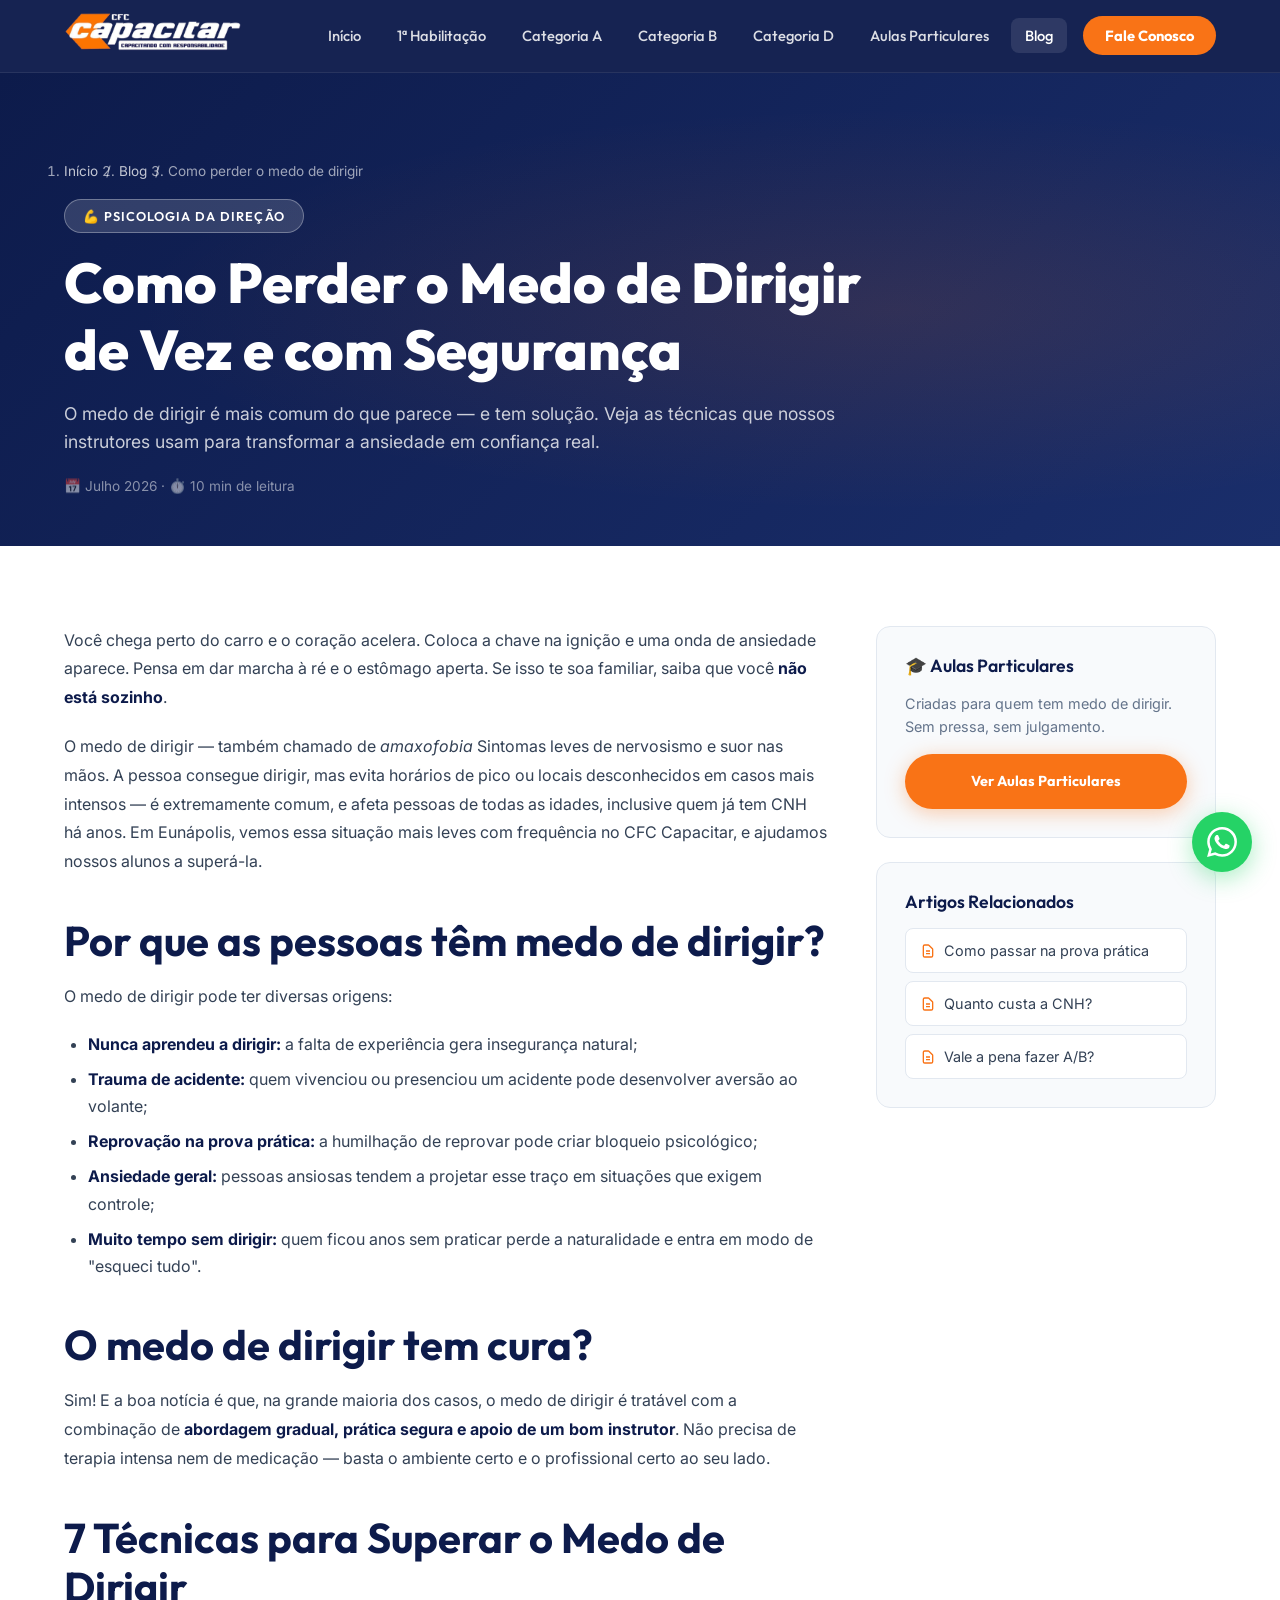
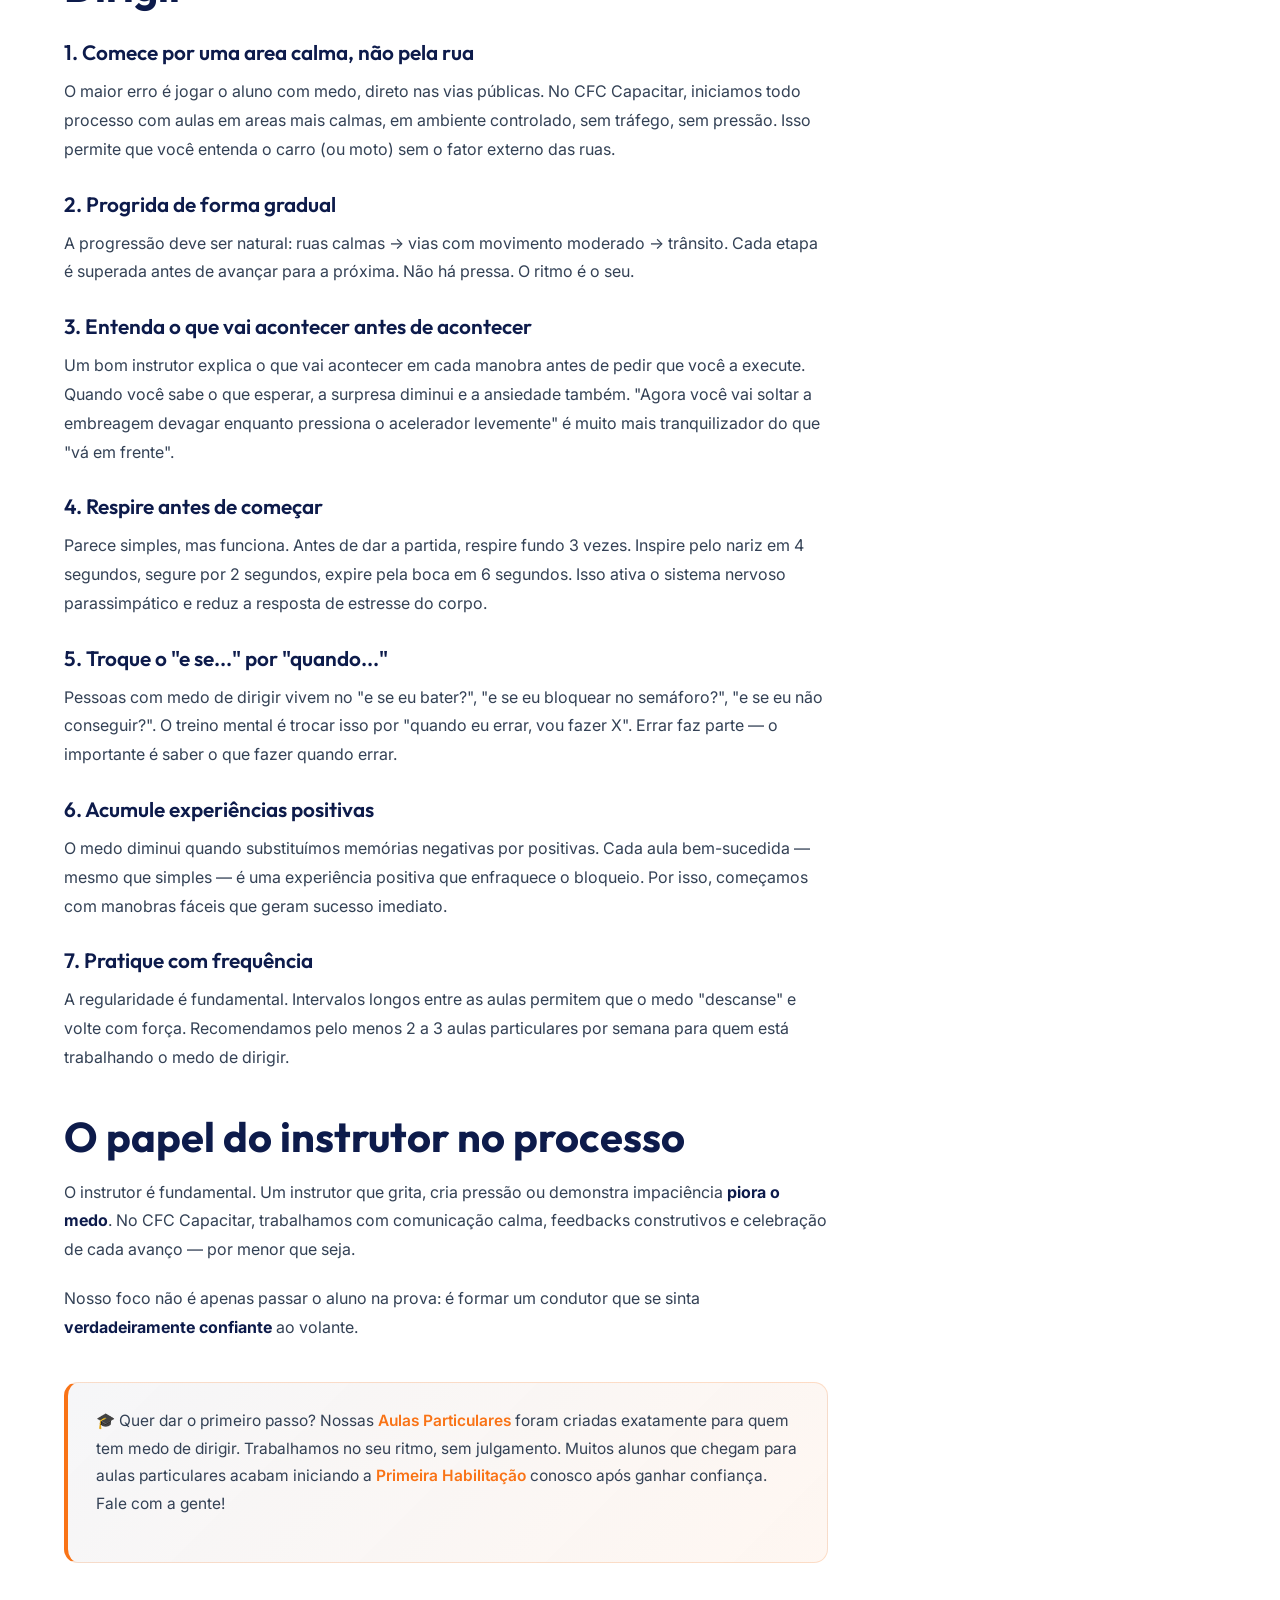
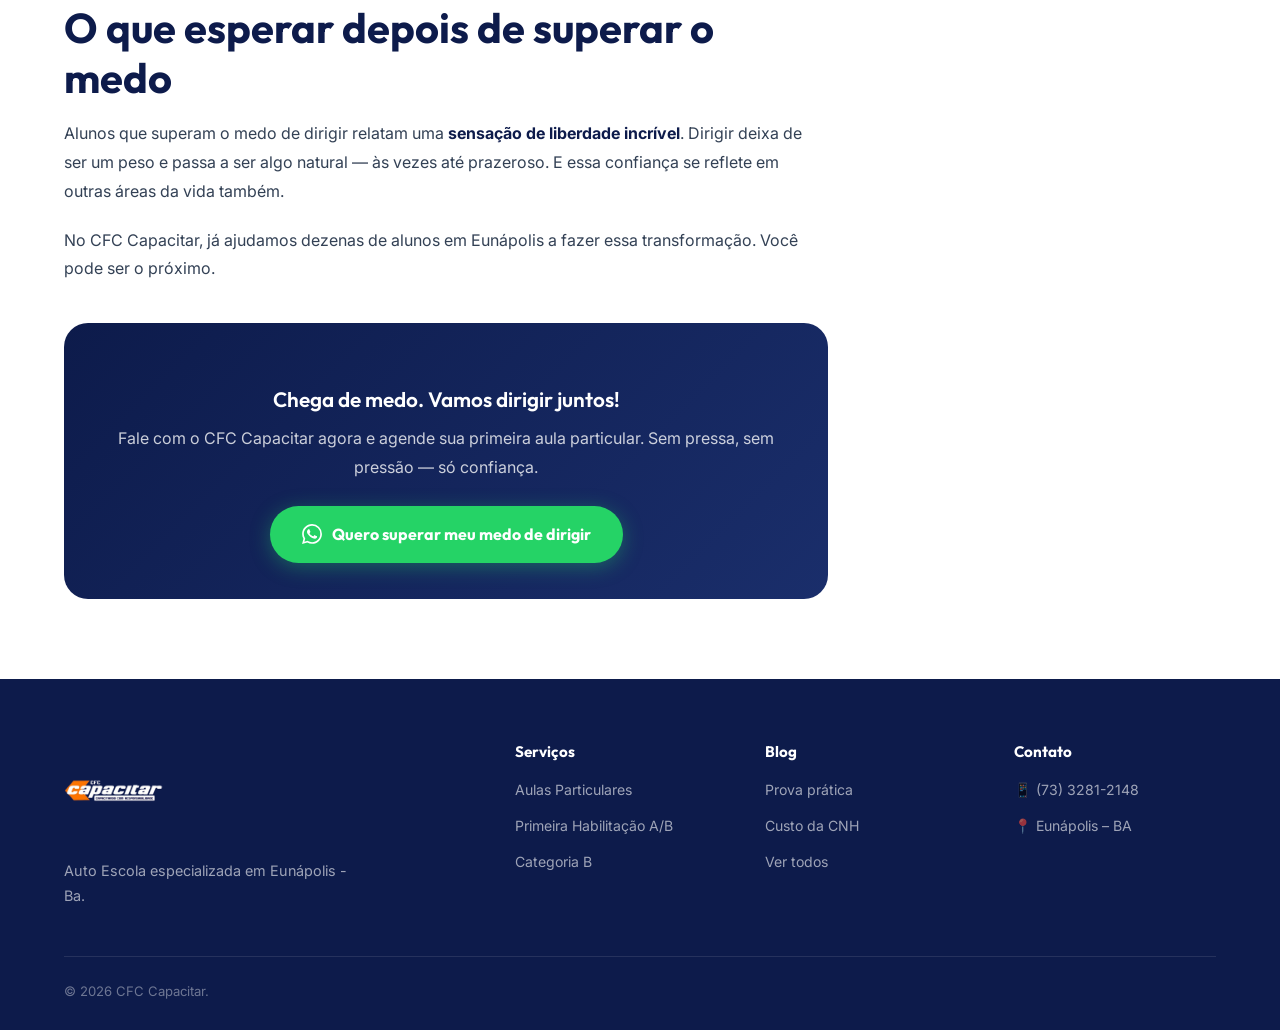
<file: blog/como-perder-medo-de-dirigir.html>
<!DOCTYPE html>
<html lang="pt-BR">
<head>
  <meta charset="UTF-8" />
  <meta name="viewport" content="width=device-width, initial-scale=1.0" />
  <title>Como Perder o Medo de Dirigir de Vez e com Segurança | CFC Capacitar Eunápolis</title>
  <meta name="description" content="Técnicas práticas e psicológicas para superar o medo de dirigir em Eunápolis. Saiba como o CFC Capacitar ajuda você a ganhar confiança real ao volante." />
  <meta name="keywords" content="medo de dirigir Eunápolis, como perder medo de dirigir, ansiedade ao volante, aula particular medo de dirigir Eunápolis, CFC Capacitar" />
  <link rel="canonical" href="https://cfccapacitar.com.br/blog/como-perder-medo-de-dirigir.html" />
  <script type="application/ld+json">{"@context":"https://schema.org","@type":"Article","headline":"Como Perder o Medo de Dirigir de Vez e com Segurança","description":"Técnicas para superar o medo de dirigir com o CFC Capacitar em Eunápolis.","author":{"@type":"Organization","name":"CFC Capacitar"},"datePublished":"2025-07-01"}</script>
  <link rel="stylesheet" href="../style.css" />
</head>
<body>
<header id="main-header">
  <div class="container">
    <nav class="nav">
      <a href="../index.html" class="nav-logo"><img src="../img/autoescolacapacitar.png" alt="CFC Capacitar" /></a>
      <ul class="nav-links" id="nav-menu">
        <li><a href="../index.html">Início</a></li>
        <li><a href="../primeira-habilitacao.html">1ª Habilitação</a></li>
        <li><a href="../categoria-a.html">Categoria A</a></li>
        <li><a href="../categoria-b.html">Categoria B</a></li>
        <li><a href="../categoria-d.html">Categoria D</a></li>
        <li><a href="../aulas-particulares.html">Aulas Particulares</a></li>
        <li><a href="../blog.html" class="active">Blog</a></li>
        <li class="nav-cta"><a href="https://wa.me/557332812148" target="_blank">Fale Conosco</a></li>
      </ul>
      <button class="nav-toggle" id="nav-toggle" aria-label="Menu"><span></span><span></span><span></span></button>
    </nav>
  </div>
</header>

<div class="page-hero" style="padding:72px 0 48px">
  <div class="container">
    <nav class="breadcrumb"><ol><li><a href="../index.html">Início</a></li><li><a href="../blog.html">Blog</a></li><li>Como perder o medo de dirigir</li></ol></nav>
    <div style="position:relative;z-index:1;max-width:800px">
      <span class="badge badge-white">💪 Psicologia da Direção</span>
      <h1 style="color:var(--branco);margin-top:16px">Como Perder o Medo de Dirigir de Vez e com Segurança</h1>
      <p style="color:rgba(255,255,255,0.78);margin-top:16px;font-size:1.1rem">O medo de dirigir é mais comum do que parece — e tem solução. Veja as técnicas que nossos instrutores usam para transformar a ansiedade em confiança real.</p>
      <div style="margin-top:20px;font-size:0.85rem;color:rgba(255,255,255,0.5)">📅 Julho 2026 · ⏱️ 10 min de leitura</div>
    </div>
  </div>
</div>

<section class="section">
  <div class="container">
    <div class="content-with-sidebar">
      <article class="article-content">

        <p>Você chega perto do carro e o coração acelera. Coloca a chave na ignição e uma onda de ansiedade aparece. Pensa em dar marcha à ré e o estômago aperta. Se isso te soa familiar, saiba que você <strong>não está sozinho</strong>.</p>
        <p>O medo de dirigir — também chamado de <em>amaxofobia</em> Sintomas leves de nervosismo e suor nas mãos. A pessoa consegue dirigir, mas evita horários de pico ou locais desconhecidos em casos mais intensos — é extremamente comum, e afeta pessoas de todas as idades, inclusive quem já tem CNH há anos. Em Eunápolis, vemos essa situação mais leves com frequência no CFC Capacitar, e ajudamos nossos alunos a superá-la.</p>

        <h2>Por que as pessoas têm medo de dirigir?</h2>
        <p>O medo de dirigir pode ter diversas origens:</p>
        <ul>
          <li><strong>Nunca aprendeu a dirigir:</strong> a falta de experiência gera insegurança natural;</li>
          <li><strong>Trauma de acidente:</strong> quem vivenciou ou presenciou um acidente pode desenvolver aversão ao volante;</li>
          <li><strong>Reprovação na prova prática:</strong> a humilhação de reprovar pode criar bloqueio psicológico;</li>
          <li><strong>Ansiedade geral:</strong> pessoas ansiosas tendem a projetar esse traço em situações que exigem controle;</li>
          <li><strong>Muito tempo sem dirigir:</strong> quem ficou anos sem praticar perde a naturalidade e entra em modo de "esqueci tudo".</li>
        </ul>

        <h2>O medo de dirigir tem cura?</h2>
        <p>Sim! E a boa notícia é que, na grande maioria dos casos, o medo de dirigir é tratável com a combinação de <strong>abordagem gradual, prática segura e apoio de um bom instrutor</strong>. Não precisa de terapia intensa nem de medicação — basta o ambiente certo e o profissional certo ao seu lado.</p>

        <h2>7 Técnicas para Superar o Medo de Dirigir</h2>

        <h3>1. Comece por uma area calma, não pela rua</h3>
        <p>O maior erro é jogar o aluno com medo, direto nas vias públicas. No CFC Capacitar, iniciamos todo processo com aulas em areas mais calmas, em ambiente controlado, sem tráfego, sem pressão. Isso permite que você entenda o carro (ou moto) sem o fator externo das ruas.</p>

        <h3>2. Progrida de forma gradual</h3>
        <p>A progressão deve ser natural: ruas calmas → vias com movimento moderado → trânsito. Cada etapa é superada antes de avançar para a próxima. Não há pressa. O ritmo é o seu.</p>

        <h3>3. Entenda o que vai acontecer antes de acontecer</h3>
        <p>Um bom instrutor explica o que vai acontecer em cada manobra antes de pedir que você a execute. Quando você sabe o que esperar, a surpresa diminui e a ansiedade também. "Agora você vai soltar a embreagem devagar enquanto pressiona o acelerador levemente" é muito mais tranquilizador do que "vá em frente".</p>

        <h3>4. Respire antes de começar</h3>
        <p>Parece simples, mas funciona. Antes de dar a partida, respire fundo 3 vezes. Inspire pelo nariz em 4 segundos, segure por 2 segundos, expire pela boca em 6 segundos. Isso ativa o sistema nervoso parassimpático e reduz a resposta de estresse do corpo.</p>

        <h3>5. Troque o "e se..." por "quando..."</h3>
        <p>Pessoas com medo de dirigir vivem no "e se eu bater?", "e se eu bloquear no semáforo?", "e se eu não conseguir?". O treino mental é trocar isso por "quando eu errar, vou fazer X". Errar faz parte — o importante é saber o que fazer quando errar.</p>

        <h3>6. Acumule experiências positivas</h3>
        <p>O medo diminui quando substituímos memórias negativas por positivas. Cada aula bem-sucedida — mesmo que simples — é uma experiência positiva que enfraquece o bloqueio. Por isso, começamos com manobras fáceis que geram sucesso imediato.</p>

        <h3>7. Pratique com frequência</h3>
        <p>A regularidade é fundamental. Intervalos longos entre as aulas permitem que o medo "descanse" e volte com força. Recomendamos pelo menos 2 a 3 aulas particulares por semana para quem está trabalhando o medo de dirigir.</p>

        <h2>O papel do instrutor no processo</h2>
        <p>O instrutor é fundamental. Um instrutor que grita, cria pressão ou demonstra impaciência <strong>piora o medo</strong>. No CFC Capacitar, trabalhamos com comunicação calma, feedbacks construtivos e celebração de cada avanço — por menor que seja.</p>
        <p>Nosso foco não é apenas passar o aluno na prova: é formar um condutor que se sinta <strong>verdadeiramente confiante</strong> ao volante.</p>

        <div class="internal-link-block">
          <p>🎓 Quer dar o primeiro passo? Nossas <a href="../aulas-particulares.html">Aulas Particulares</a> foram criadas exatamente para quem tem medo de dirigir. Trabalhamos no seu ritmo, sem julgamento. Muitos alunos que chegam para aulas particulares acabam iniciando a <a href="../primeira-habilitacao.html">Primeira Habilitação</a> conosco após ganhar confiança. Fale com a gente!</p>
        </div>

        <h2>O que esperar depois de superar o medo</h2>
        <p>Alunos que superam o medo de dirigir relatam uma <strong>sensação de liberdade incrível</strong>. Dirigir deixa de ser um peso e passa a ser algo natural — às vezes até prazeroso. E essa confiança se reflete em outras áreas da vida também.</p>
        <p>No CFC Capacitar, já ajudamos dezenas de alunos em Eunápolis a fazer essa transformação. Você pode ser o próximo.</p>

        <div style="background:linear-gradient(135deg,var(--azul),var(--azul-medio));border-radius:var(--radius-lg);padding:36px;text-align:center;margin-top:40px">
          <h3 style="color:var(--branco);margin-bottom:12px">Chega de medo. Vamos dirigir juntos!</h3>
          <p style="color:rgba(255,255,255,0.78);margin-bottom:24px">Fale com o CFC Capacitar agora e agende sua primeira aula particular. Sem pressa, sem pressão — só confiança.</p>
          <a href="https://wa.me/557332812148?text=Tenho%20medo%20de%20dirigir%20e%20quero%20fazer%20aulas%20particulares!" target="_blank" class="btn btn-whatsapp" id="blog-medo-cta">
            <svg viewBox="0 0 24 24" fill="currentColor" style="width:20px;height:20px"><path d="M17.472 14.382c-.297-.149-1.758-.867-2.03-.967-.273-.099-.471-.148-.67.15-.197.297-.767.966-.94 1.164-.173.199-.347.223-.644.075-.297-.15-1.255-.463-2.39-1.475-.883-.788-1.48-1.761-1.653-2.059-.173-.297-.018-.458.13-.606.134-.133.298-.347.446-.52.149-.174.198-.298.298-.497.099-.198.05-.371-.025-.52-.075-.149-.669-1.612-.916-2.207-.242-.579-.487-.5-.669-.51-.173-.008-.371-.01-.57-.01-.198 0-.52.074-.792.372-.272.297-1.04 1.016-1.04 2.479 0 1.462 1.065 2.875 1.213 3.074.149.198 2.096 3.2 5.077 4.487.709.306 1.262.489 1.694.625.712.227 1.36.195 1.871.118.571-.085 1.758-.719 2.006-1.413.248-.694.248-1.289.173-1.413-.074-.124-.272-.198-.57-.347m-5.421 7.403h-.004a9.87 9.87 0 01-5.031-1.378l-.361-.214-3.741.982.998-3.648-.235-.374a9.86 9.86 0 01-1.51-5.26c.001-5.45 4.436-9.884 9.888-9.884 2.64 0 5.122 1.03 6.988 2.898a9.825 9.825 0 012.893 6.994c-.003 5.45-4.437 9.884-9.885 9.884m8.413-18.297A11.815 11.815 0 0012.05 0C5.495 0 .16 5.335.157 11.892c0 2.096.547 4.142 1.588 5.945L.057 24l6.305-1.654a11.882 11.882 0 005.683 1.448h.005c6.554 0 11.89-5.335 11.893-11.893a11.821 11.821 0 00-3.48-8.413z"/></svg>
            Quero superar meu medo de dirigir
          </a>
        </div>

      </article>

      <aside class="sidebar">
        <div class="sidebar-card">
          <h4>🎓 Aulas Particulares</h4>
          <p style="font-size:.9rem;color:var(--cinza);margin-bottom:16px;">Criadas para quem tem medo de dirigir. Sem pressa, sem julgamento.</p>
          <a href="../aulas-particulares.html" class="btn btn-primary" style="width:100%;justify-content:center;font-size:.9rem;" id="blog-medo-aulas-link">Ver Aulas Particulares</a>
        </div>
        <div class="sidebar-card">
          <h4>Artigos Relacionados</h4>
          <div class="sidebar-links">
            <a href="como-passar-prova-pratica.html"><svg viewBox="0 0 24 24" fill="none" stroke="currentColor" stroke-width="2"><path d="M9 12h6m-6 4h6m2 5H7a2 2 0 01-2-2V5a2 2 0 012-2h5.586a1 1 0 01.707.293l5.414 5.414a1 1 0 01.293.707V19a2 2 0 01-2 2z"/></svg>Como passar na prova prática</a>
            <a href="quanto-custa-cnh-eunapolis.html"><svg viewBox="0 0 24 24" fill="none" stroke="currentColor" stroke-width="2"><path d="M9 12h6m-6 4h6m2 5H7a2 2 0 01-2-2V5a2 2 0 012-2h5.586a1 1 0 01.707.293l5.414 5.414a1 1 0 01.293.707V19a2 2 0 01-2 2z"/></svg>Quanto custa a CNH?</a>
            <a href="vale-a-pena-fazer-ab.html"><svg viewBox="0 0 24 24" fill="none" stroke="currentColor" stroke-width="2"><path d="M9 12h6m-6 4h6m2 5H7a2 2 0 01-2-2V5a2 2 0 012-2h5.586a1 1 0 01.707.293l5.414 5.414a1 1 0 01.293.707V19a2 2 0 01-2 2z"/></svg>Vale a pena fazer A/B?</a>
          </div>
        </div>
      </aside>
    </div>
  </div>
</section>

<footer>
  <div class="container">
    <div class="footer-grid">
      <div class="footer-brand"><img src="../img/autoescolacapacitar.png" alt="CFC Capacitar" /><p>Auto Escola especializada em Eunápolis - Ba.</p></div>
      <div class="footer-col"><h5>Serviços</h5><ul><li><a href="../aulas-particulares.html">Aulas Particulares</a></li><li><a href="../primeira-habilitacao.html">Primeira Habilitação A/B</a></li><li><a href="../categoria-b.html">Categoria B</a></li></ul></div>
      <div class="footer-col"><h5>Blog</h5><ul><li><a href="como-passar-prova-pratica.html">Prova prática</a></li><li><a href="quanto-custa-cnh-eunapolis.html">Custo da CNH</a></li><li><a href="../blog.html">Ver todos</a></li></ul></div>
      <div class="footer-col"><h5>Contato</h5><ul><li><a href="https://wa.me/557332812148" target="_blank">📱 (73) 3281-2148</a></li><li><a href="#">📍 Eunápolis – BA</a></li></ul></div>
    </div>
    <div class="footer-bottom"><p>© 2026 CFC Capacitar.</p></div>
  </div>
</footer>
<a id="whatsapp-float" href="https://wa.me/557332812148" target="_blank" aria-label="WhatsApp"><svg viewBox="0 0 24 24" fill="currentColor"><path d="M17.472 14.382c-.297-.149-1.758-.867-2.03-.967-.273-.099-.471-.148-.67.15-.197.297-.767.966-.94 1.164-.173.199-.347.223-.644.075-.297-.15-1.255-.463-2.39-1.475-.883-.788-1.48-1.761-1.653-2.059-.173-.297-.018-.458.13-.606.134-.133.298-.347.446-.52.149-.174.198-.298.298-.497.099-.198.05-.371-.025-.52-.075-.149-.669-1.612-.916-2.207-.242-.579-.487-.5-.669-.51-.173-.008-.371-.01-.57-.01-.198 0-.52.074-.792.372-.272.297-1.04 1.016-1.04 2.479 0 1.462 1.065 2.875 1.213 3.074.149.198 2.096 3.2 5.077 4.487.709.306 1.262.489 1.694.625.712.227 1.36.195 1.871.118.571-.085 1.758-.719 2.006-1.413.248-.694.248-1.289.173-1.413-.074-.124-.272-.198-.57-.347m-5.421 7.403h-.004a9.87 9.87 0 01-5.031-1.378l-.361-.214-3.741.982.998-3.648-.235-.374a9.86 9.86 0 01-1.51-5.26c.001-5.45 4.436-9.884 9.888-9.884 2.64 0 5.122 1.03 6.988 2.898a9.825 9.825 0 012.893 6.994c-.003 5.45-4.437 9.884-9.885 9.884m8.413-18.297A11.815 11.815 0 0012.05 0C5.495 0 .16 5.335.157 11.892c0 2.096.547 4.142 1.588 5.945L.057 24l6.305-1.654a11.882 11.882 0 005.683 1.448h.005c6.554 0 11.89-5.335 11.893-11.893a11.821 11.821 0 00-3.48-8.413z"/></svg></a>
<script src="../main.js"></script>
</body>
</html>
</file>
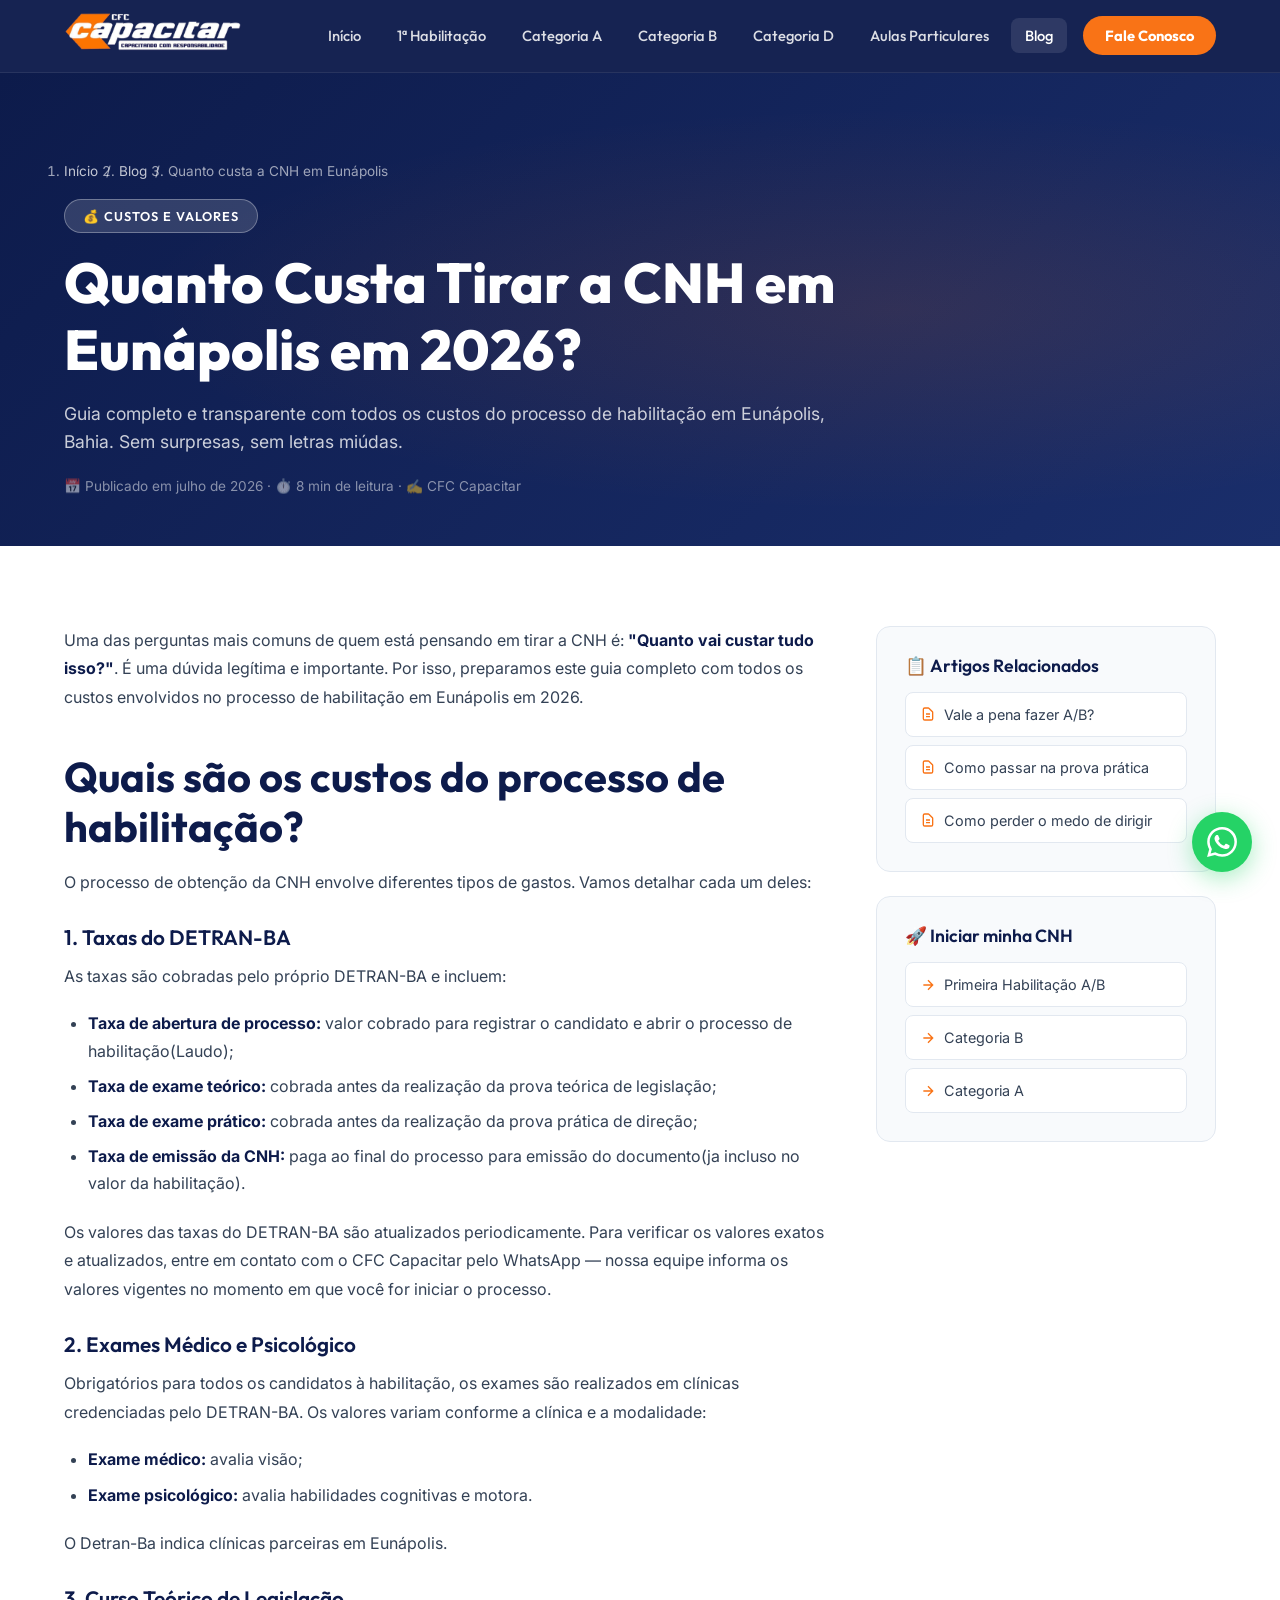
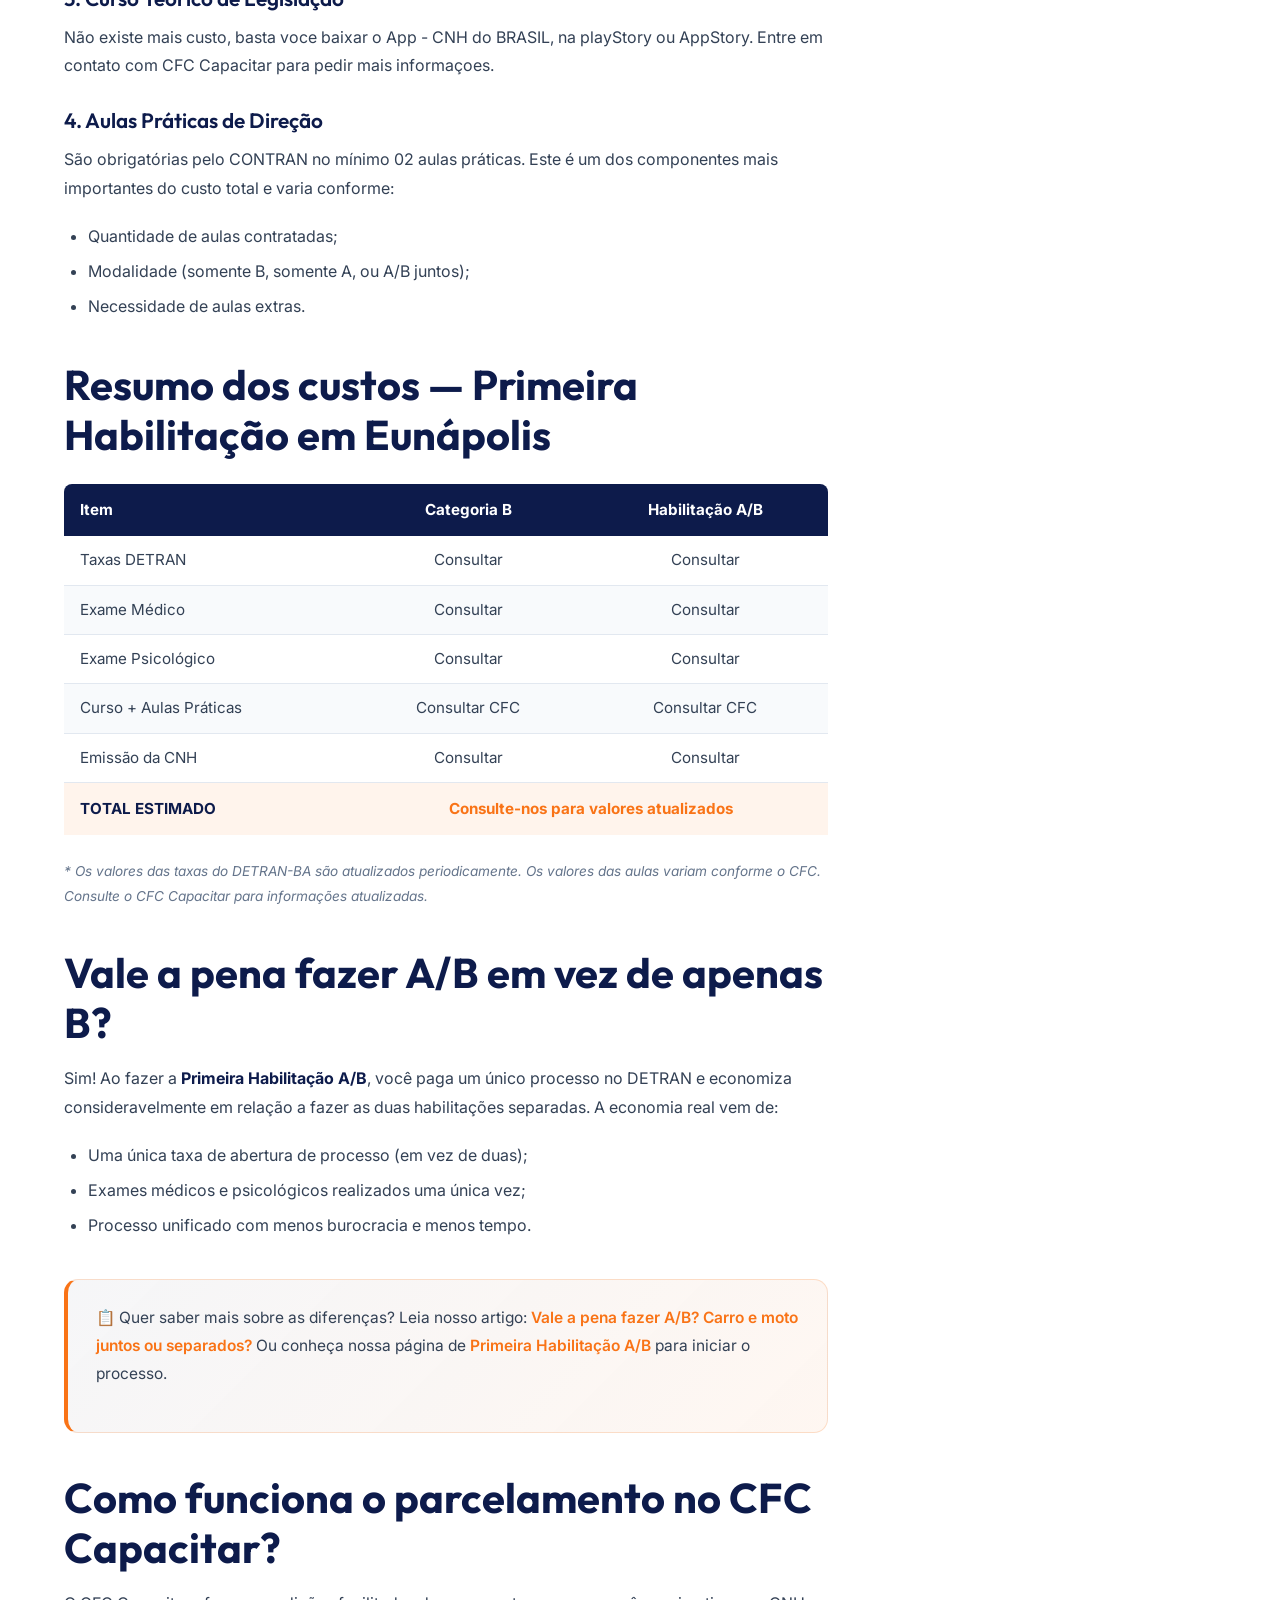
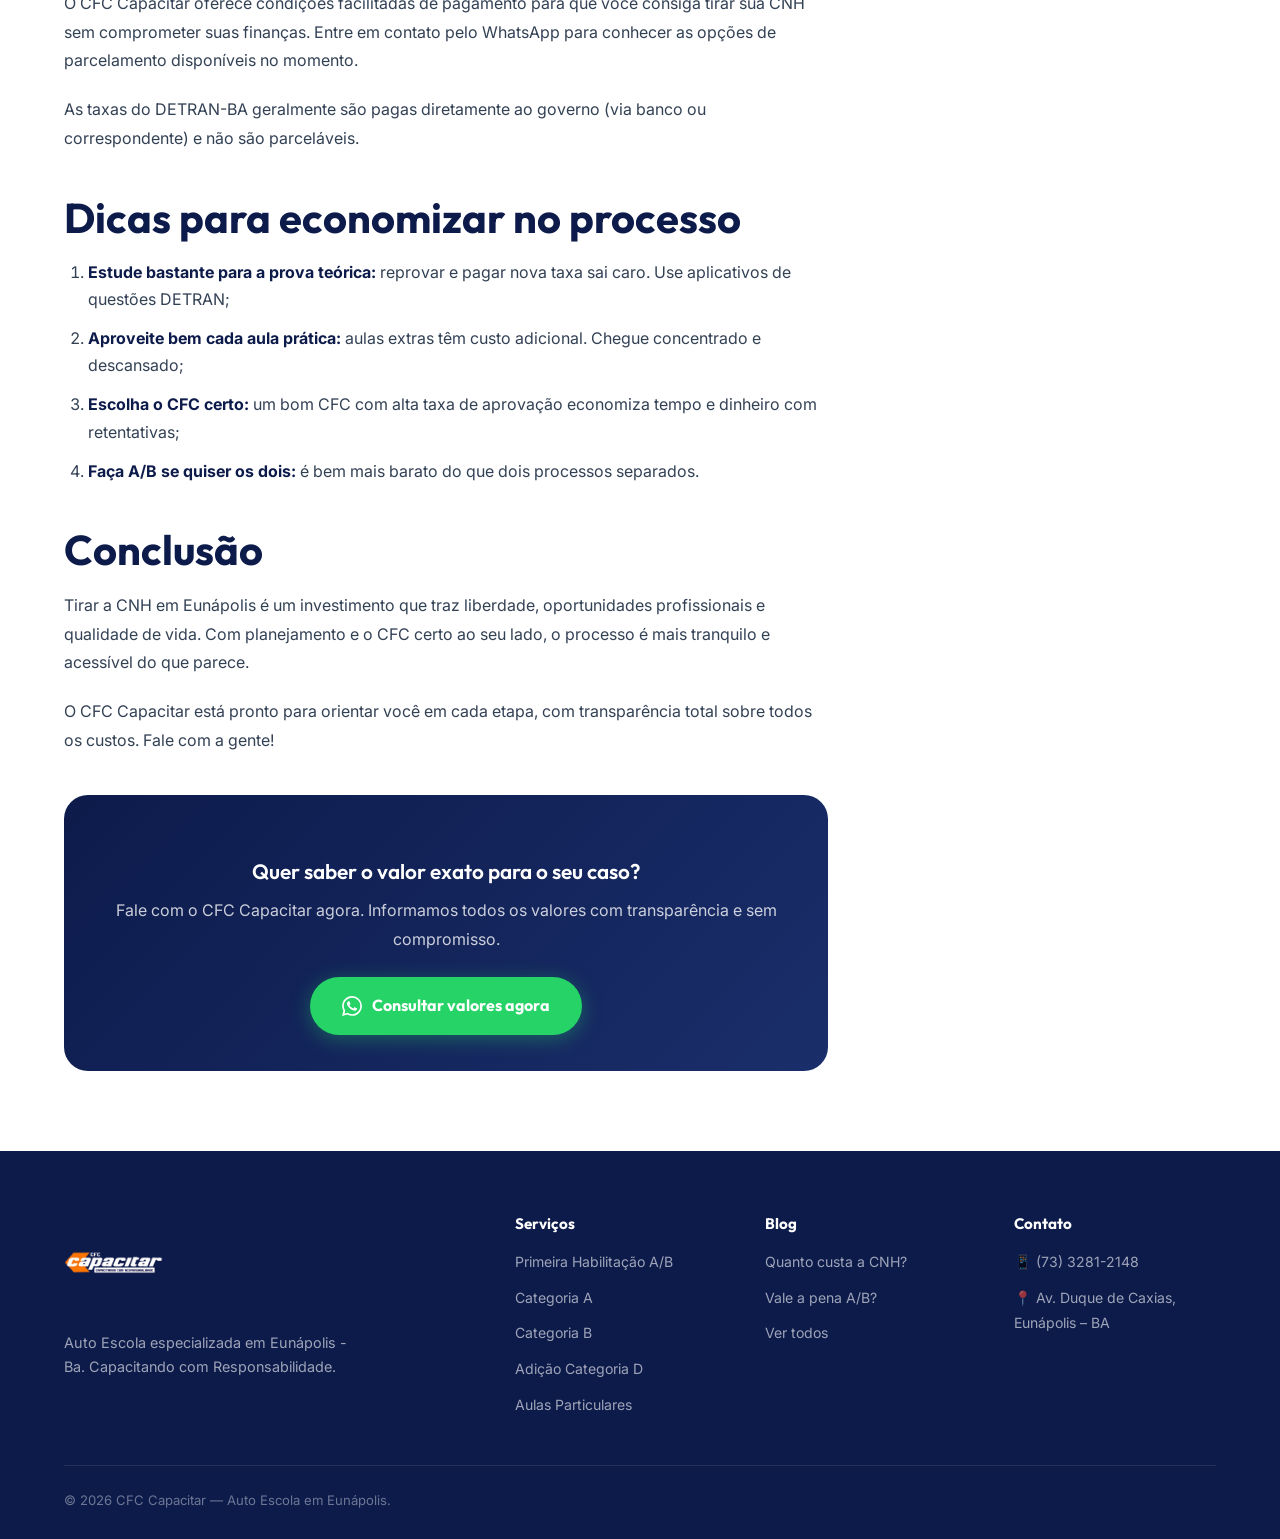
<file: blog/quanto-custa-cnh-eunapolis.html>
<!DOCTYPE html>
<html lang="pt-BR">
<head>
  <meta charset="UTF-8" />
  <meta name="viewport" content="width=device-width, initial-scale=1.0" />
  <title>Quanto Custa Tirar a CNH em Eunápolis em 2025? | CFC Capacitar</title>
  <meta name="description" content="Veja os valores detalhados para tirar a CNH em Eunápolis em 2025: taxas do DETRAN, exames, aulas práticas e parcelamento. Guia completo sem surpresas." />
  <meta name="keywords" content="quanto custa CNH Eunápolis, valor habilitação Eunápolis, preço tirar CNH Eunápolis, taxa DETRAN Bahia 2025" />
  <link rel="canonical" href="https://cfccapacitar.com.br/blog/quanto-custa-cnh-eunapolis.html" />
  <script type="application/ld+json">
  {
    "@context": "https://schema.org",
    "@type": "Article",
    "headline": "Quanto Custa Tirar a CNH em Eunápolis em 2025?",
    "description": "Guia completo com todos os custos do processo de habilitação em Eunápolis, Bahia.",
    "author": { "@type": "Organization", "name": "CFC Capacitar" },
    "publisher": { "@type": "Organization", "name": "CFC Capacitar", "url": "https://cfccapacitar.com.br" },
    "datePublished": "2025-07-01",
    "dateModified": "2025-07-01",
    "mainEntityOfPage": "https://cfccapacitar.com.br/blog/quanto-custa-cnh-eunapolis.html"
  }
  </script>
  <link rel="stylesheet" href="../style.css" />
</head>
<body>
<header id="main-header">
  <div class="container">
    <nav class="nav">
      <a href="../index.html" class="nav-logo"><img src="../img/autoescolacapacitar.png" alt="CFC Capacitar" /></a>
      <ul class="nav-links" id="nav-menu">
        <li><a href="../index.html">Início</a></li>
        <li><a href="../primeira-habilitacao.html">1ª Habilitação</a></li>
        <li><a href="../categoria-a.html">Categoria A</a></li>
        <li><a href="../categoria-b.html">Categoria B</a></li>
        <li><a href="../categoria-d.html">Categoria D</a></li>
        <li><a href="../aulas-particulares.html">Aulas Particulares</a></li>
        <li><a href="../blog.html" class="active">Blog</a></li>
        <li class="nav-cta"><a href="https://wa.me/557332812148" target="_blank">Fale Conosco</a></li>
      </ul>
      <button class="nav-toggle" id="nav-toggle" aria-label="Menu"><span></span><span></span><span></span></button>
    </nav>
  </div>
</header>

<div class="page-hero" style="padding:72px 0 48px">
  <div class="container">
    <nav class="breadcrumb"><ol><li><a href="../index.html">Início</a></li><li><a href="../blog.html">Blog</a></li><li>Quanto custa a CNH em Eunápolis</li></ol></nav>
    <div style="position:relative;z-index:1;max-width:800px">
      <span class="badge badge-white">💰 Custos e Valores</span>
      <h1 style="color:var(--branco);margin-top:16px">Quanto Custa Tirar a CNH em Eunápolis em 2026?</h1>
      <p style="color:rgba(255,255,255,0.78);margin-top:16px;font-size:1.1rem">Guia completo e transparente com todos os custos do processo de habilitação em Eunápolis, Bahia. Sem surpresas, sem letras miúdas.</p>
      <div style="margin-top:20px;font-size:0.85rem;color:rgba(255,255,255,0.5)">📅 Publicado em julho de 2026 · ⏱️ 8 min de leitura · ✍️ CFC Capacitar</div>
    </div>
  </div>
</div>

<section class="section">
  <div class="container">
    <div class="content-with-sidebar">
      <article class="article-content">

        <p>Uma das perguntas mais comuns de quem está pensando em tirar a CNH é: <strong>"Quanto vai custar tudo isso?"</strong>. É uma dúvida legítima e importante. Por isso, preparamos este guia completo com todos os custos envolvidos no processo de habilitação em Eunápolis em 2026.</p>

        <h2>Quais são os custos do processo de habilitação?</h2>
        <p>O processo de obtenção da CNH envolve diferentes tipos de gastos. Vamos detalhar cada um deles:</p>

        <h3>1. Taxas do DETRAN-BA</h3>
        <p>As taxas são cobradas pelo próprio DETRAN-BA e incluem:</p>
        <ul>
          <li><strong>Taxa de abertura de processo:</strong> valor cobrado para registrar o candidato e abrir o processo de habilitação(Laudo);</li>
          <li><strong>Taxa de exame teórico:</strong> cobrada antes da realização da prova teórica de legislação;</li>
          <li><strong>Taxa de exame prático:</strong> cobrada antes da realização da prova prática de direção;</li>
          <li><strong>Taxa de emissão da CNH:</strong> paga ao final do processo para emissão do documento(ja incluso no valor da habilitação).</li>
        </ul>
        <p>Os valores das taxas do DETRAN-BA são atualizados periodicamente. Para verificar os valores exatos e atualizados, entre em contato com o CFC Capacitar pelo WhatsApp — nossa equipe informa os valores vigentes no momento em que você for iniciar o processo.</p>

        <h3>2. Exames Médico e Psicológico</h3>
        <p>Obrigatórios para todos os candidatos à habilitação, os exames são realizados em clínicas credenciadas pelo DETRAN-BA. Os valores variam conforme a clínica e a modalidade:</p>
        <ul>
          <li><strong>Exame médico:</strong> avalia visão;</li>
          <li><strong>Exame psicológico:</strong> avalia habilidades cognitivas e motora.</li>
        </ul>
        <p>O Detran-Ba indica clínicas parceiras em Eunápolis.</p>

        <h3>3. Curso Teórico de Legislação</h3>
        <p>Não existe mais custo, basta voce baixar o App - CNH do BRASIL, na playStory ou AppStory. Entre em contato com CFC Capacitar para pedir mais informaçoes.</p>

        <h3>4. Aulas Práticas de Direção</h3>
        <p>São obrigatórias pelo CONTRAN no mínimo 02 aulas práticas. Este é um dos componentes mais importantes do custo total e varia conforme:</p>
        <ul>
          <li>Quantidade de aulas contratadas;</li>
          <li>Modalidade (somente B, somente A, ou A/B juntos);</li>
          <li>Necessidade de aulas extras.</li>
        </ul>

        <h2>Resumo dos custos — Primeira Habilitação em Eunápolis</h2>
        <div style="overflow-x:auto;margin:24px 0">
          <table style="width:100%;border-collapse:collapse;font-size:0.95rem">
            <thead>
              <tr style="background:var(--azul);color:var(--branco)">
                <th style="padding:14px 16px;text-align:left;border-radius:8px 0 0 0">Item</th>
                <th style="padding:14px 16px;text-align:center">Categoria B</th>
                <th style="padding:14px 16px;text-align:center;border-radius:0 8px 0 0">Habilitação A/B</th>
              </tr>
            </thead>
            <tbody>
              <tr style="border-bottom:1px solid var(--borda)">
                <td style="padding:12px 16px">Taxas DETRAN</td>
                <td style="padding:12px 16px;text-align:center">Consultar</td>
                <td style="padding:12px 16px;text-align:center">Consultar</td>
              </tr>
              <tr style="background:var(--cinza-claro);border-bottom:1px solid var(--borda)">
                <td style="padding:12px 16px">Exame Médico</td>
                <td style="padding:12px 16px;text-align:center">Consultar</td>
                <td style="padding:12px 16px;text-align:center">Consultar</td>
              </tr>
              <tr style="border-bottom:1px solid var(--borda)">
                <td style="padding:12px 16px">Exame Psicológico</td>
                <td style="padding:12px 16px;text-align:center">Consultar</td>
                <td style="padding:12px 16px;text-align:center">Consultar</td>
              </tr>
              <tr style="background:var(--cinza-claro);border-bottom:1px solid var(--borda)">
                <td style="padding:12px 16px">Curso + Aulas Práticas</td>
                <td style="padding:12px 16px;text-align:center">Consultar CFC</td>
                <td style="padding:12px 16px;text-align:center">Consultar CFC</td>
              </tr>
              <tr style="border-bottom:1px solid var(--borda)">
                <td style="padding:12px 16px">Emissão da CNH</td>
                <td style="padding:12px 16px;text-align:center">Consultar</td>
                <td style="padding:12px 16px;text-align:center">Consultar</td>
              </tr>
              <tr style="background:rgba(249,115,22,0.08)">
                <td style="padding:14px 16px;font-weight:700;color:var(--azul)">TOTAL ESTIMADO</td>
                <td colspan="2" style="padding:14px 16px;text-align:center;font-weight:700;color:var(--laranja)">Consulte-nos para valores atualizados</td>
              </tr>
            </tbody>
          </table>
        </div>
        <p style="font-size:0.85rem;color:var(--cinza);font-style:italic">* Os valores das taxas do DETRAN-BA são atualizados periodicamente. Os valores das aulas variam conforme o CFC. Consulte o CFC Capacitar para informações atualizadas.</p>

        <h2>Vale a pena fazer A/B em vez de apenas B?</h2>
        <p>Sim! Ao fazer a <strong>Primeira Habilitação A/B</strong>, você paga um único processo no DETRAN e economiza consideravelmente em relação a fazer as duas habilitações separadas. A economia real vem de:</p>
        <ul>
          <li>Uma única taxa de abertura de processo (em vez de duas);</li>
          <li>Exames médicos e psicológicos realizados uma única vez;</li>
          <li>Processo unificado com menos burocracia e menos tempo.</li>
        </ul>

        <div class="internal-link-block">
          <p>📋 Quer saber mais sobre as diferenças? Leia nosso artigo: <a href="../blog/vale-a-pena-fazer-ab.html">Vale a pena fazer A/B? Carro e moto juntos ou separados?</a> Ou conheça nossa página de <a href="../primeira-habilitacao.html">Primeira Habilitação A/B</a> para iniciar o processo.</p>
        </div>

        <h2>Como funciona o parcelamento no CFC Capacitar?</h2>
        <p>O CFC Capacitar oferece condições facilitadas de pagamento para que você consiga tirar sua CNH sem comprometer suas finanças. Entre em contato pelo WhatsApp para conhecer as opções de parcelamento disponíveis no momento.</p>
        <p>As taxas do DETRAN-BA geralmente são pagas diretamente ao governo (via banco ou correspondente) e não são parceláveis.</p>

        <h2>Dicas para economizar no processo</h2>
        <ol>
          <li style="margin-bottom:12px;line-height:1.7"><strong>Estude bastante para a prova teórica:</strong> reprovar e pagar nova taxa sai caro. Use aplicativos de questões DETRAN;</li>
          <li style="margin-bottom:12px;line-height:1.7"><strong>Aproveite bem cada aula prática:</strong> aulas extras têm custo adicional. Chegue concentrado e descansado;</li>
          <li style="margin-bottom:12px;line-height:1.7"><strong>Escolha o CFC certo:</strong> um bom CFC com alta taxa de aprovação economiza tempo e dinheiro com retentativas;</li>
          <li style="margin-bottom:12px;line-height:1.7"><strong>Faça A/B se quiser os dois:</strong> é bem mais barato do que dois processos separados.</li>
        </ol>

        <h2>Conclusão</h2>
        <p>Tirar a CNH em Eunápolis é um investimento que traz liberdade, oportunidades profissionais e qualidade de vida. Com planejamento e o CFC certo ao seu lado, o processo é mais tranquilo e acessível do que parece.</p>
        <p>O CFC Capacitar está pronto para orientar você em cada etapa, com transparência total sobre todos os custos. Fale com a gente!</p>

        <div style="background:linear-gradient(135deg,var(--azul),var(--azul-medio));border-radius:var(--radius-lg);padding:36px;text-align:center;margin-top:40px">
          <h3 style="color:var(--branco);margin-bottom:12px">Quer saber o valor exato para o seu caso?</h3>
          <p style="color:rgba(255,255,255,0.78);margin-bottom:24px">Fale com o CFC Capacitar agora. Informamos todos os valores com transparência e sem compromisso.</p>
          <a href="https://wa.me/557332812148?text=Quero%20saber%20o%20valor%20da%20habilitação%20em%20Eunápolis!" target="_blank" class="btn btn-whatsapp" id="blog-custos-cta">
            <svg viewBox="0 0 24 24" fill="currentColor" style="width:20px;height:20px"><path d="M17.472 14.382c-.297-.149-1.758-.867-2.03-.967-.273-.099-.471-.148-.67.15-.197.297-.767.966-.94 1.164-.173.199-.347.223-.644.075-.297-.15-1.255-.463-2.39-1.475-.883-.788-1.48-1.761-1.653-2.059-.173-.297-.018-.458.13-.606.134-.133.298-.347.446-.52.149-.174.198-.298.298-.497.099-.198.05-.371-.025-.52-.075-.149-.669-1.612-.916-2.207-.242-.579-.487-.5-.669-.51-.173-.008-.371-.01-.57-.01-.198 0-.52.074-.792.372-.272.297-1.04 1.016-1.04 2.479 0 1.462 1.065 2.875 1.213 3.074.149.198 2.096 3.2 5.077 4.487.709.306 1.262.489 1.694.625.712.227 1.36.195 1.871.118.571-.085 1.758-.719 2.006-1.413.248-.694.248-1.289.173-1.413-.074-.124-.272-.198-.57-.347m-5.421 7.403h-.004a9.87 9.87 0 01-5.031-1.378l-.361-.214-3.741.982.998-3.648-.235-.374a9.86 9.86 0 01-1.51-5.26c.001-5.45 4.436-9.884 9.888-9.884 2.64 0 5.122 1.03 6.988 2.898a9.825 9.825 0 012.893 6.994c-.003 5.45-4.437 9.884-9.885 9.884m8.413-18.297A11.815 11.815 0 0012.05 0C5.495 0 .16 5.335.157 11.892c0 2.096.547 4.142 1.588 5.945L.057 24l6.305-1.654a11.882 11.882 0 005.683 1.448h.005c6.554 0 11.89-5.335 11.893-11.893a11.821 11.821 0 00-3.48-8.413z"/></svg>
            Consultar valores agora
          </a>
        </div>
      </article>

      <aside class="sidebar">
        <div class="sidebar-card">
          <h4>📋 Artigos Relacionados</h4>
          <div class="sidebar-links">
            <a href="../blog/vale-a-pena-fazer-ab.html"><svg viewBox="0 0 24 24" fill="none" stroke="currentColor" stroke-width="2"><path d="M9 12h6m-6 4h6m2 5H7a2 2 0 01-2-2V5a2 2 0 012-2h5.586a1 1 0 01.707.293l5.414 5.414a1 1 0 01.293.707V19a2 2 0 01-2 2z"/></svg>Vale a pena fazer A/B?</a>
            <a href="../blog/como-passar-prova-pratica.html"><svg viewBox="0 0 24 24" fill="none" stroke="currentColor" stroke-width="2"><path d="M9 12h6m-6 4h6m2 5H7a2 2 0 01-2-2V5a2 2 0 012-2h5.586a1 1 0 01.707.293l5.414 5.414a1 1 0 01.293.707V19a2 2 0 01-2 2z"/></svg>Como passar na prova prática</a>
            <a href="../blog/como-perder-medo-de-dirigir.html"><svg viewBox="0 0 24 24" fill="none" stroke="currentColor" stroke-width="2"><path d="M9 12h6m-6 4h6m2 5H7a2 2 0 01-2-2V5a2 2 0 012-2h5.586a1 1 0 01.707.293l5.414 5.414a1 1 0 01.293.707V19a2 2 0 01-2 2z"/></svg>Como perder o medo de dirigir</a>
          </div>
        </div>
        <div class="sidebar-card">
          <h4>🚀 Iniciar minha CNH</h4>
          <div class="sidebar-links">
            <a href="../primeira-habilitacao.html"><svg viewBox="0 0 24 24" fill="none" stroke="currentColor" stroke-width="2"><path d="M5 12h14M12 5l7 7-7 7"/></svg>Primeira Habilitação A/B</a>
            <a href="../categoria-b.html"><svg viewBox="0 0 24 24" fill="none" stroke="currentColor" stroke-width="2"><path d="M5 12h14M12 5l7 7-7 7"/></svg>Categoria B</a>
            <a href="../categoria-a.html"><svg viewBox="0 0 24 24" fill="none" stroke="currentColor" stroke-width="2"><path d="M5 12h14M12 5l7 7-7 7"/></svg>Categoria A</a>
          </div>
        </div>
      </aside>
    </div>
  </div>
</section>

<footer>
  <div class="container">
    <div class="footer-grid">
      <div class="footer-brand"><img src="../img/autoescolacapacitar.png" alt="CFC Capacitar" /><p>Auto Escola especializada em Eunápolis - Ba. Capacitando com Responsabilidade.</p></div>
      <div class="footer-col"><h5>Serviços</h5><ul><li><a href="../primeira-habilitacao.html">Primeira Habilitação A/B</a></li><li><a href="../categoria-a.html">Categoria A</a></li><li><a href="../categoria-b.html">Categoria B</a></li><li><a href="../categoria-d.html">Adição Categoria D</a></li><li><a href="../aulas-particulares.html">Aulas Particulares</a></li></ul></div>
      <div class="footer-col"><h5>Blog</h5><ul><li><a href="quanto-custa-cnh-eunapolis.html">Quanto custa a CNH?</a></li><li><a href="vale-a-pena-fazer-ab.html">Vale a pena A/B?</a></li><li><a href="../blog.html">Ver todos</a></li></ul></div>
      <div class="footer-col"><h5>Contato</h5><ul><li><a href="https://wa.me/557332812148" target="_blank">📱 (73) 3281-2148</a></li><li><a href="#">📍 Av. Duque de Caxias, Eunápolis – BA</a></li></ul></div>
    </div>
    <div class="footer-bottom"><p>© 2026 CFC Capacitar — Auto Escola em Eunápolis.</p></div>
  </div>
</footer>
<a id="whatsapp-float" href="https://wa.me/557332812148" target="_blank" aria-label="WhatsApp"><svg viewBox="0 0 24 24" fill="currentColor"><path d="M17.472 14.382c-.297-.149-1.758-.867-2.03-.967-.273-.099-.471-.148-.67.15-.197.297-.767.966-.94 1.164-.173.199-.347.223-.644.075-.297-.15-1.255-.463-2.39-1.475-.883-.788-1.48-1.761-1.653-2.059-.173-.297-.018-.458.13-.606.134-.133.298-.347.446-.52.149-.174.198-.298.298-.497.099-.198.05-.371-.025-.52-.075-.149-.669-1.612-.916-2.207-.242-.579-.487-.5-.669-.51-.173-.008-.371-.01-.57-.01-.198 0-.52.074-.792.372-.272.297-1.04 1.016-1.04 2.479 0 1.462 1.065 2.875 1.213 3.074.149.198 2.096 3.2 5.077 4.487.709.306 1.262.489 1.694.625.712.227 1.36.195 1.871.118.571-.085 1.758-.719 2.006-1.413.248-.694.248-1.289.173-1.413-.074-.124-.272-.198-.57-.347m-5.421 7.403h-.004a9.87 9.87 0 01-5.031-1.378l-.361-.214-3.741.982.998-3.648-.235-.374a9.86 9.86 0 01-1.51-5.26c.001-5.45 4.436-9.884 9.888-9.884 2.64 0 5.122 1.03 6.988 2.898a9.825 9.825 0 012.893 6.994c-.003 5.45-4.437 9.884-9.885 9.884m8.413-18.297A11.815 11.815 0 0012.05 0C5.495 0 .16 5.335.157 11.892c0 2.096.547 4.142 1.588 5.945L.057 24l6.305-1.654a11.882 11.882 0 005.683 1.448h.005c6.554 0 11.89-5.335 11.893-11.893a11.821 11.821 0 00-3.48-8.413z"/></svg></a>
<script src="../main.js"></script>
</body>
</html>
</file>
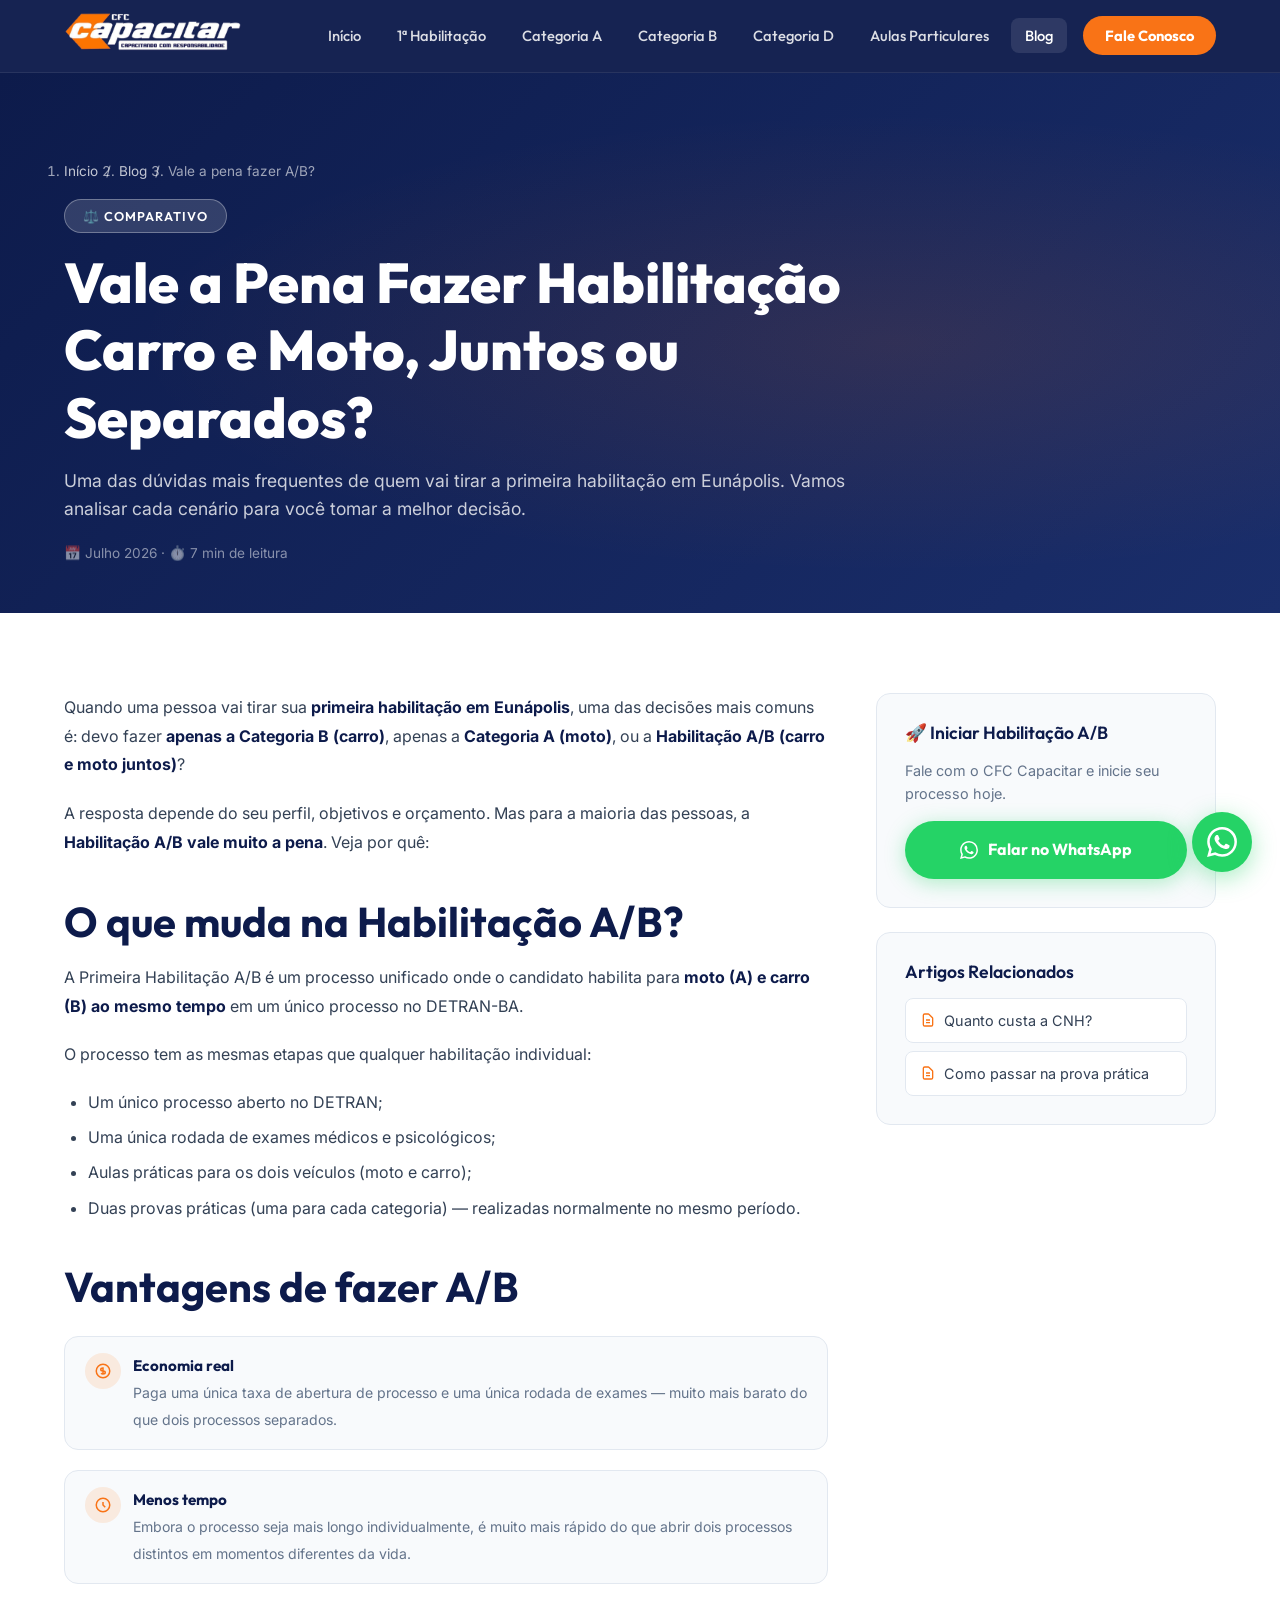
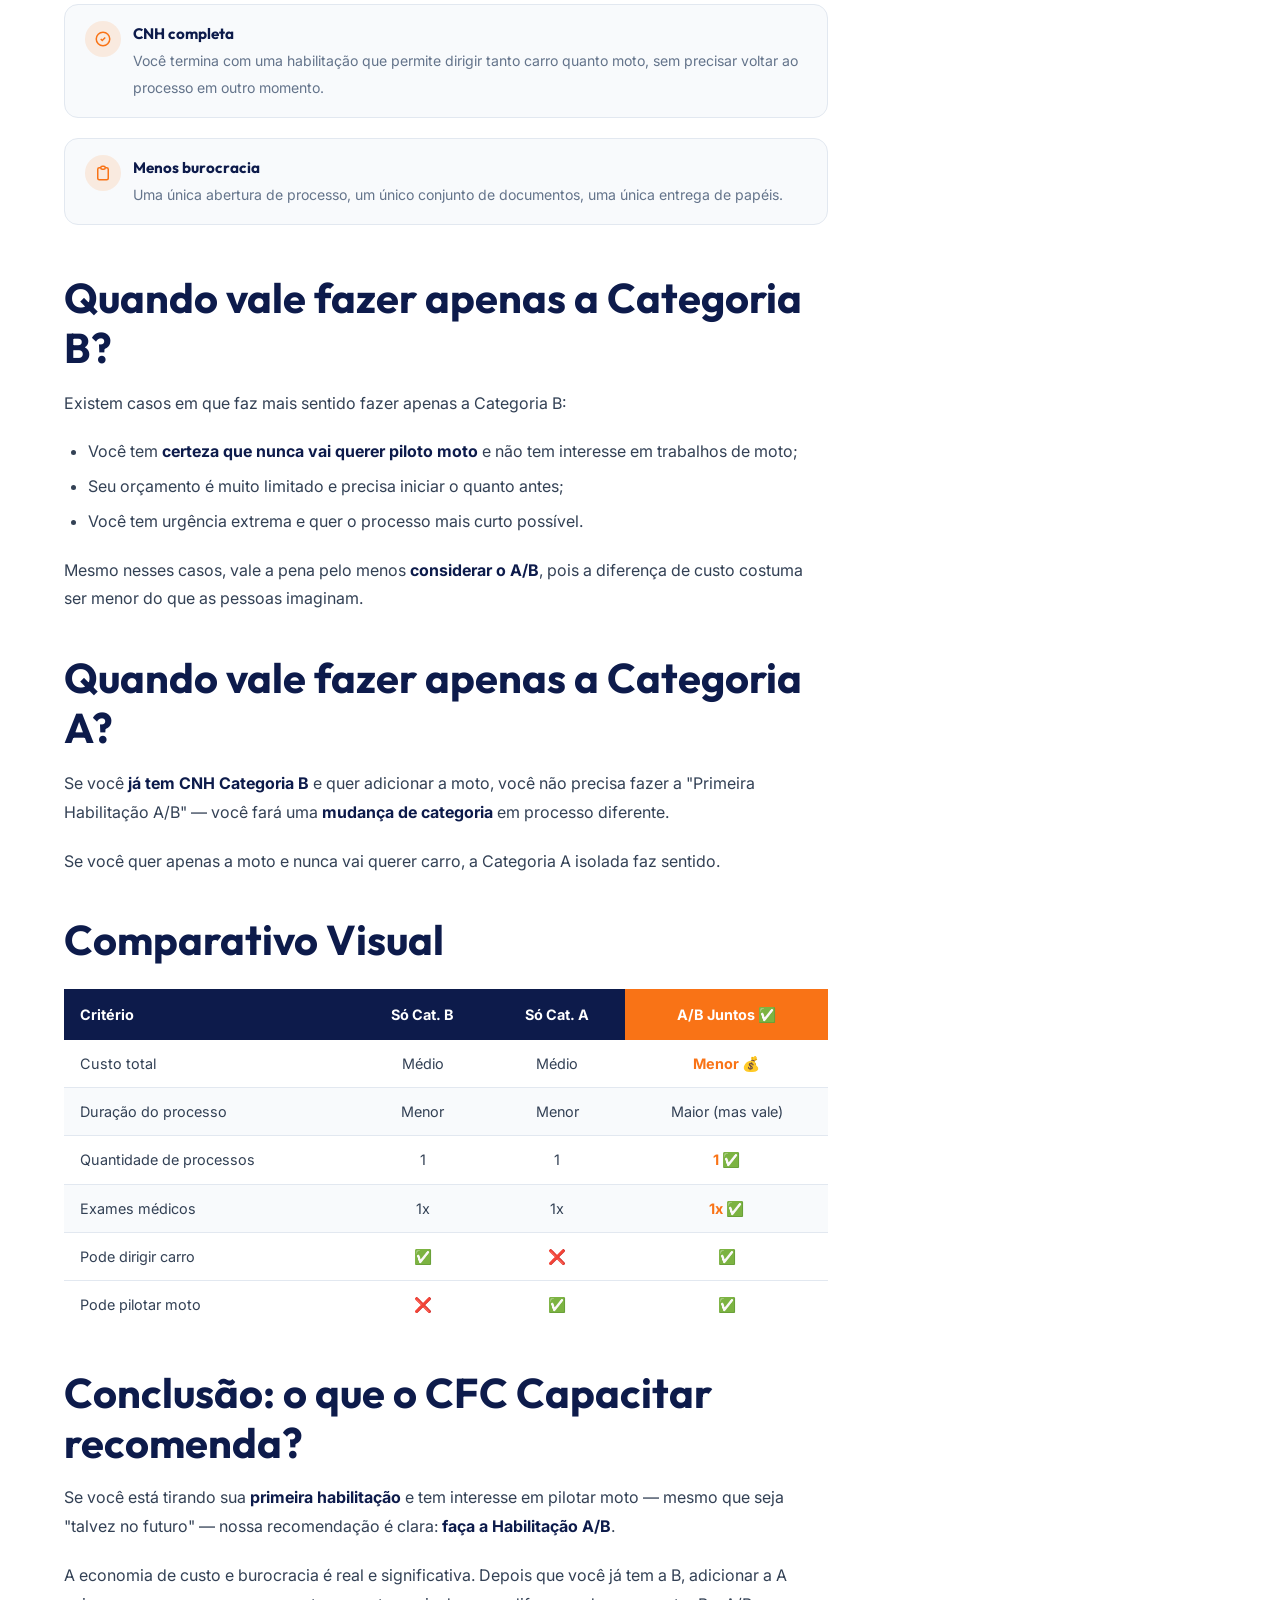
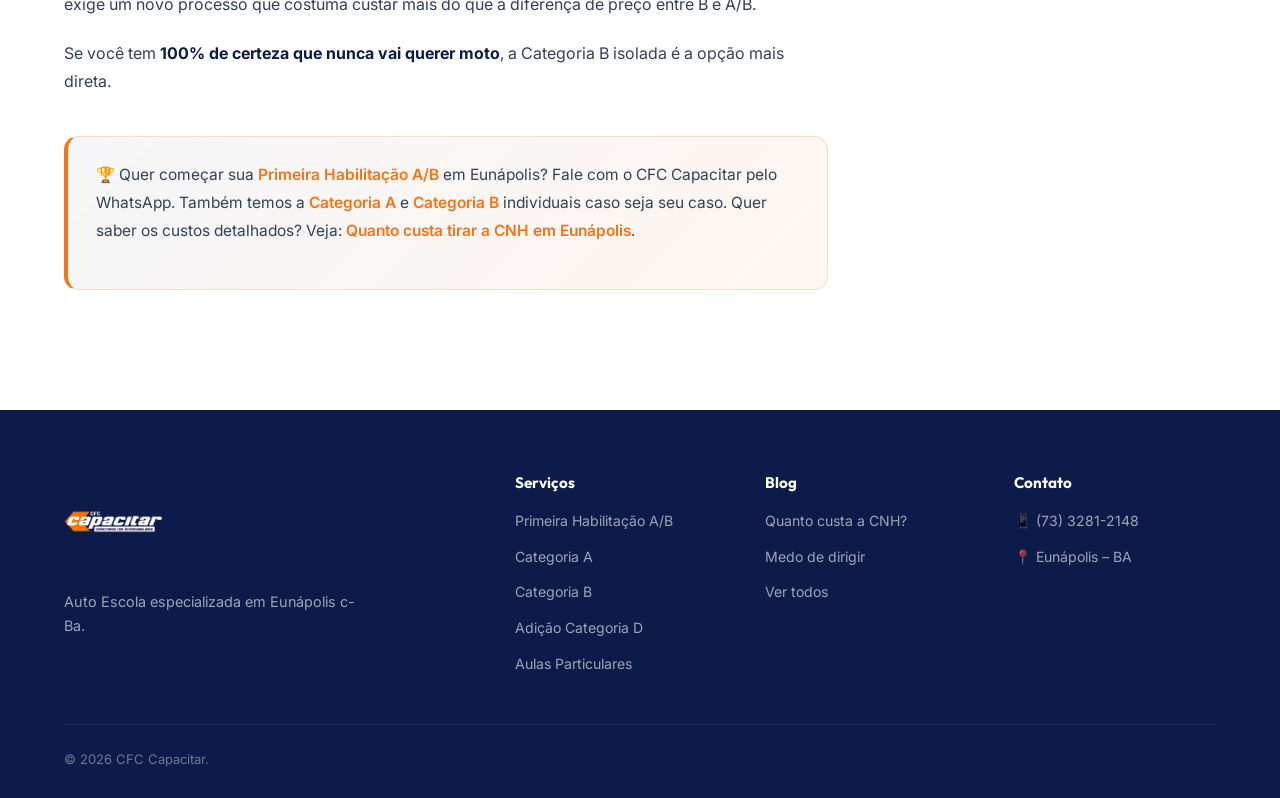
<file: blog/vale-a-pena-fazer-ab.html>
<!DOCTYPE html>
<html lang="pt-BR">
<head>
  <meta charset="UTF-8" />
  <meta name="viewport" content="width=device-width, initial-scale=1.0" />
  <title>Vale a Pena Fazer Habilitação A/B? Carro e Moto Juntos ou Separados | CFC Capacitar</title>
  <meta name="description" content="Vale a pena fazer a habilitação A/B em Eunápolis? Análise completa das vantagens, desvantagens e economia de fazer carro e moto juntos versus separados." />
  <meta name="keywords" content="habilitação AB Eunápolis, vale a pena fazer AB, carro e moto juntos CNH, diferença A e AB, habilitação A e B juntos Eunápolis" />
  <link rel="canonical" href="https://cfccapacitar.com.br/blog/vale-a-pena-fazer-ab.html" />
  <script type="application/ld+json">{"@context":"https://schema.org","@type":"Article","headline":"Vale a Pena Fazer Habilitação A/B? Carro e Moto Juntos ou Separados","description":"Análise completa das vantagens de fazer habilitação A/B em Eunápolis.","author":{"@type":"Organization","name":"CFC Capacitar"},"publisher":{"@type":"Organization","name":"CFC Capacitar"},"datePublished":"2025-07-01"}</script>
  <link rel="stylesheet" href="../style.css" />
</head>
<body>
<header id="main-header">
  <div class="container">
    <nav class="nav">
      <a href="../index.html" class="nav-logo"><img src="../img/autoescolacapacitar.png" alt="CFC Capacitar" /></a>
      <ul class="nav-links" id="nav-menu">
        <li><a href="../index.html">Início</a></li>
        <li><a href="../primeira-habilitacao.html">1ª Habilitação</a></li>
        <li><a href="../categoria-a.html">Categoria A</a></li>
        <li><a href="../categoria-b.html">Categoria B</a></li>
        <li><a href="../categoria-d.html">Categoria D</a></li>
        <li><a href="../aulas-particulares.html">Aulas Particulares</a></li>
        <li><a href="../blog.html" class="active">Blog</a></li>
        <li class="nav-cta"><a href="https://wa.me/557332812148" target="_blank">Fale Conosco</a></li>
      </ul>
      <button class="nav-toggle" id="nav-toggle" aria-label="Menu"><span></span><span></span><span></span></button>
    </nav>
  </div>
</header>

<div class="page-hero" style="padding:72px 0 48px">
  <div class="container">
    <nav class="breadcrumb"><ol><li><a href="../index.html">Início</a></li><li><a href="../blog.html">Blog</a></li><li>Vale a pena fazer A/B?</li></ol></nav>
    <div style="position:relative;z-index:1;max-width:800px">
      <span class="badge badge-white">⚖️ Comparativo</span>
      <h1 style="color:var(--branco);margin-top:16px">Vale a Pena Fazer Habilitação Carro e Moto, Juntos ou Separados?</h1>
      <p style="color:rgba(255,255,255,0.78);margin-top:16px;font-size:1.1rem">Uma das dúvidas mais frequentes de quem vai tirar a primeira habilitação em Eunápolis. Vamos analisar cada cenário para você tomar a melhor decisão.</p>
      <div style="margin-top:20px;font-size:0.85rem;color:rgba(255,255,255,0.5)">📅 Julho 2026 · ⏱️ 7 min de leitura</div>
    </div>
  </div>
</div>

<section class="section">
  <div class="container">
    <div class="content-with-sidebar">
      <article class="article-content">

        <p>Quando uma pessoa vai tirar sua <strong>primeira habilitação em Eunápolis</strong>, uma das decisões mais comuns é: devo fazer <strong>apenas a Categoria B (carro)</strong>, apenas a <strong>Categoria A (moto)</strong>, ou a <strong>Habilitação A/B (carro e moto juntos)</strong>?</p>
        <p>A resposta depende do seu perfil, objetivos e orçamento. Mas para a maioria das pessoas, a <strong>Habilitação A/B vale muito a pena</strong>. Veja por quê:</p>

        <h2>O que muda na Habilitação A/B?</h2>
        <p>A Primeira Habilitação A/B é um processo unificado onde o candidato habilita para <strong>moto (A) e carro (B) ao mesmo tempo</strong> em um único processo no DETRAN-BA.</p>
        <p>O processo tem as mesmas etapas que qualquer habilitação individual:</p>
        <ul>
          <li>Um único processo aberto no DETRAN;</li>
          <li>Uma única rodada de exames médicos e psicológicos;</li>
          <li>Aulas práticas para os dois veículos (moto e carro);</li>
          <li>Duas provas práticas (uma para cada categoria) — realizadas normalmente no mesmo período.</li>
        </ul>

        <h2>Vantagens de fazer A/B</h2>
        <ul class="feature-list" style="margin:24px 0">
          <li class="fade-up"><div class="icon"><svg viewBox="0 0 24 24" fill="none" stroke="currentColor" stroke-width="2"><path d="M12 8c-1.657 0-3 .895-3 2s1.343 2 3 2 3 .895 3 2-1.343 2-3 2m0-8V7m0 1v8m0 0v1m0-1c-1.11 0-2.08-.402-2.599-1M21 12a9 9 0 11-18 0 9 9 0 0118 0z"/></svg></div><div><strong>Economia real</strong><span>Paga uma única taxa de abertura de processo e uma única rodada de exames — muito mais barato do que dois processos separados.</span></div></li>
          <li class="fade-up"><div class="icon"><svg viewBox="0 0 24 24" fill="none" stroke="currentColor" stroke-width="2"><path d="M12 8v4l3 3m6-3a9 9 0 11-18 0 9 9 0 0118 0z"/></svg></div><div><strong>Menos tempo </strong><span>Embora o processo seja mais longo individualmente, é muito mais rápido do que abrir dois processos distintos em momentos diferentes da vida.</span></div></li>
          <li class="fade-up"><div class="icon"><svg viewBox="0 0 24 24" fill="none" stroke="currentColor" stroke-width="2"><path d="M9 12l2 2 4-4m6 2a9 9 0 11-18 0 9 9 0 0118 0z"/></svg></div><div><strong>CNH completa</strong><span>Você termina com uma habilitação que permite dirigir tanto carro quanto moto, sem precisar voltar ao processo em outro momento.</span></div></li>
          <li class="fade-up"><div class="icon"><svg viewBox="0 0 24 24" fill="none" stroke="currentColor" stroke-width="2"><path d="M9 5H7a2 2 0 00-2 2v12a2 2 0 002 2h10a2 2 0 002-2V7a2 2 0 00-2-2h-2M9 5a2 2 0 002 2h2a2 2 0 002-2M9 5a2 2 0 012-2h2a2 2 0 012 2"/></svg></div><div><strong>Menos burocracia</strong><span>Uma única abertura de processo, um único conjunto de documentos, uma única entrega de papéis.</span></div></li>
        </ul>

        <h2>Quando vale fazer apenas a Categoria B?</h2>
        <p>Existem casos em que faz mais sentido fazer apenas a Categoria B:</p>
        <ul>
          <li>Você tem <strong>certeza que nunca vai querer piloto moto</strong> e não tem interesse em trabalhos de moto;</li>
          <li>Seu orçamento é muito limitado e precisa iniciar o quanto antes;</li>
          <li>Você tem urgência extrema e quer o processo mais curto possível.</li>
        </ul>
        <p>Mesmo nesses casos, vale a pena pelo menos <strong>considerar o A/B</strong>, pois a diferença de custo costuma ser menor do que as pessoas imaginam.</p>

        <h2>Quando vale fazer apenas a Categoria A?</h2>
        <p>Se você <strong>já tem CNH Categoria B</strong> e quer adicionar a moto, você não precisa fazer a "Primeira Habilitação A/B" — você fará uma <strong>mudança de categoria</strong> em processo diferente.</p>
        <p>Se você quer apenas a moto e nunca vai querer carro, a Categoria A isolada faz sentido.</p>

        <h2>Comparativo Visual</h2>
        <div style="overflow-x:auto;margin:24px 0">
          <table style="width:100%;border-collapse:collapse;font-size:0.9rem">
            <thead>
              <tr style="background:var(--azul);color:var(--branco)">
                <th style="padding:14px 16px;text-align:left">Critério</th>
                <th style="padding:14px 16px;text-align:center">Só Cat. B</th>
                <th style="padding:14px 16px;text-align:center">Só Cat. A</th>
                <th style="padding:14px 16px;text-align:center;background:var(--laranja)">A/B Juntos ✅</th>
              </tr>
            </thead>
            <tbody>
              <tr style="border-bottom:1px solid var(--borda)"><td style="padding:12px 16px">Custo total</td><td style="padding:12px 16px;text-align:center">Médio</td><td style="padding:12px 16px;text-align:center">Médio</td><td style="padding:12px 16px;text-align:center;font-weight:700;color:var(--laranja)">Menor 💰</td></tr>
              <tr style="background:var(--cinza-claro);border-bottom:1px solid var(--borda)"><td style="padding:12px 16px">Duração do processo</td><td style="padding:12px 16px;text-align:center">Menor</td><td style="padding:12px 16px;text-align:center">Menor</td><td style="padding:12px 16px;text-align:center">Maior (mas vale)</td></tr>
              <tr style="border-bottom:1px solid var(--borda)"><td style="padding:12px 16px">Quantidade de processos</td><td style="padding:12px 16px;text-align:center">1</td><td style="padding:12px 16px;text-align:center">1</td><td style="padding:12px 16px;text-align:center;font-weight:700;color:var(--laranja)">1 ✅</td></tr>
              <tr style="background:var(--cinza-claro);border-bottom:1px solid var(--borda)"><td style="padding:12px 16px">Exames médicos</td><td style="padding:12px 16px;text-align:center">1x</td><td style="padding:12px 16px;text-align:center">1x</td><td style="padding:12px 16px;text-align:center;font-weight:700;color:var(--laranja)">1x ✅</td></tr>
              <tr style="border-bottom:1px solid var(--borda)"><td style="padding:12px 16px">Pode dirigir carro</td><td style="padding:12px 16px;text-align:center">✅</td><td style="padding:12px 16px;text-align:center">❌</td><td style="padding:12px 16px;text-align:center;font-weight:700;color:var(--laranja)">✅</td></tr>
              <tr><td style="padding:12px 16px">Pode pilotar moto</td><td style="padding:12px 16px;text-align:center">❌</td><td style="padding:12px 16px;text-align:center">✅</td><td style="padding:12px 16px;text-align:center;font-weight:700;color:var(--laranja)">✅</td></tr>
            </tbody>
          </table>
        </div>

        <h2>Conclusão: o que o CFC Capacitar recomenda?</h2>
        <p>Se você está tirando sua <strong>primeira habilitação</strong> e tem interesse em pilotar moto — mesmo que seja "talvez no futuro" — nossa recomendação é clara: <strong>faça a Habilitação A/B</strong>.</p>
        <p>A economia de custo e burocracia é real e significativa. Depois que você já tem a B, adicionar a A exige um novo processo que costuma custar mais do que a diferença de preço entre B e A/B.</p>
        <p>Se você tem <strong>100% de certeza que nunca vai querer moto</strong>, a Categoria B isolada é a opção mais direta.</p>

        <div class="internal-link-block">
          <p>🏆 Quer começar sua <a href="../primeira-habilitacao.html">Primeira Habilitação A/B</a> em Eunápolis? Fale com o CFC Capacitar pelo WhatsApp. Também temos a <a href="../categoria-a.html">Categoria A</a> e <a href="../categoria-b.html">Categoria B</a> individuais caso seja seu caso. Quer saber os custos detalhados? Veja: <a href="quanto-custa-cnh-eunapolis.html">Quanto custa tirar a CNH em Eunápolis</a>.</p>
        </div>

      </article>

      <aside class="sidebar">
        <div class="sidebar-card">
          <h4>🚀 Iniciar Habilitação A/B</h4>
          <p style="font-size:.9rem;color:var(--cinza);margin-bottom:16px;">Fale com o CFC Capacitar e inicie seu processo hoje.</p>
          <a href="https://wa.me/557332812148?text=Quero%20fazer%20a%20habilitação%20A%2FB!" target="_blank" class="btn btn-whatsapp" style="width:100%;justify-content:center;" id="blog-ab-wa">
            <svg viewBox="0 0 24 24" fill="currentColor" style="width:18px;height:18px"><path d="M17.472 14.382c-.297-.149-1.758-.867-2.03-.967-.273-.099-.471-.148-.67.15-.197.297-.767.966-.94 1.164-.173.199-.347.223-.644.075-.297-.15-1.255-.463-2.39-1.475-.883-.788-1.48-1.761-1.653-2.059-.173-.297-.018-.458.13-.606.134-.133.298-.347.446-.52.149-.174.198-.298.298-.497.099-.198.05-.371-.025-.52-.075-.149-.669-1.612-.916-2.207-.242-.579-.487-.5-.669-.51-.173-.008-.371-.01-.57-.01-.198 0-.52.074-.792.372-.272.297-1.04 1.016-1.04 2.479 0 1.462 1.065 2.875 1.213 3.074.149.198 2.096 3.2 5.077 4.487.709.306 1.262.489 1.694.625.712.227 1.36.195 1.871.118.571-.085 1.758-.719 2.006-1.413.248-.694.248-1.289.173-1.413-.074-.124-.272-.198-.57-.347m-5.421 7.403h-.004a9.87 9.87 0 01-5.031-1.378l-.361-.214-3.741.982.998-3.648-.235-.374a9.86 9.86 0 01-1.51-5.26c.001-5.45 4.436-9.884 9.888-9.884 2.64 0 5.122 1.03 6.988 2.898a9.825 9.825 0 012.893 6.994c-.003 5.45-4.437 9.884-9.885 9.884m8.413-18.297A11.815 11.815 0 0012.05 0C5.495 0 .16 5.335.157 11.892c0 2.096.547 4.142 1.588 5.945L.057 24l6.305-1.654a11.882 11.882 0 005.683 1.448h.005c6.554 0 11.89-5.335 11.893-11.893a11.821 11.821 0 00-3.48-8.413z"/></svg>
            Falar no WhatsApp
          </a>
        </div>
        <div class="sidebar-card">
          <h4>Artigos Relacionados</h4>
          <div class="sidebar-links">
            <a href="quanto-custa-cnh-eunapolis.html"><svg viewBox="0 0 24 24" fill="none" stroke="currentColor" stroke-width="2"><path d="M9 12h6m-6 4h6m2 5H7a2 2 0 01-2-2V5a2 2 0 012-2h5.586a1 1 0 01.707.293l5.414 5.414a1 1 0 01.293.707V19a2 2 0 01-2 2z"/></svg>Quanto custa a CNH?</a>
            <a href="como-passar-prova-pratica.html"><svg viewBox="0 0 24 24" fill="none" stroke="currentColor" stroke-width="2"><path d="M9 12h6m-6 4h6m2 5H7a2 2 0 01-2-2V5a2 2 0 012-2h5.586a1 1 0 01.707.293l5.414 5.414a1 1 0 01.293.707V19a2 2 0 01-2 2z"/></svg>Como passar na prova prática</a>
          </div>
        </div>
      </aside>
    </div>
  </div>
</section>

<footer>
  <div class="container">
    <div class="footer-grid">
      <div class="footer-brand"><img src="../img/autoescolacapacitar.png" alt="CFC Capacitar" /><p>Auto Escola especializada em Eunápolis c- Ba.</p></div>
      <div class="footer-col"><h5>Serviços</h5><ul><li><a href="../primeira-habilitacao.html">Primeira Habilitação A/B</a></li><li><a href="../categoria-a.html">Categoria A</a></li><li><a href="../categoria-b.html">Categoria B</a></li><li><a href="../categoria-d.html">Adição Categoria D</a></li><li><a href="../aulas-particulares.html">Aulas Particulares</a></li></ul></div>
      <div class="footer-col"><h5>Blog</h5><ul><li><a href="quanto-custa-cnh-eunapolis.html">Quanto custa a CNH?</a></li><li><a href="como-perder-medo-de-dirigir.html">Medo de dirigir</a></li><li><a href="../blog.html">Ver todos</a></li></ul></div>
      <div class="footer-col"><h5>Contato</h5><ul><li><a href="https://wa.me/557332812148" target="_blank">📱 (73) 3281-2148</a></li><li><a href="#">📍 Eunápolis – BA</a></li></ul></div>
    </div>
    <div class="footer-bottom"><p>© 2026 CFC Capacitar.</p></div>
  </div>
</footer>
<a id="whatsapp-float" href="https://wa.me/557332812148" target="_blank" aria-label="WhatsApp"><svg viewBox="0 0 24 24" fill="currentColor"><path d="M17.472 14.382c-.297-.149-1.758-.867-2.03-.967-.273-.099-.471-.148-.67.15-.197.297-.767.966-.94 1.164-.173.199-.347.223-.644.075-.297-.15-1.255-.463-2.39-1.475-.883-.788-1.48-1.761-1.653-2.059-.173-.297-.018-.458.13-.606.134-.133.298-.347.446-.52.149-.174.198-.298.298-.497.099-.198.05-.371-.025-.52-.075-.149-.669-1.612-.916-2.207-.242-.579-.487-.5-.669-.51-.173-.008-.371-.01-.57-.01-.198 0-.52.074-.792.372-.272.297-1.04 1.016-1.04 2.479 0 1.462 1.065 2.875 1.213 3.074.149.198 2.096 3.2 5.077 4.487.709.306 1.262.489 1.694.625.712.227 1.36.195 1.871.118.571-.085 1.758-.719 2.006-1.413.248-.694.248-1.289.173-1.413-.074-.124-.272-.198-.57-.347m-5.421 7.403h-.004a9.87 9.87 0 01-5.031-1.378l-.361-.214-3.741.982.998-3.648-.235-.374a9.86 9.86 0 01-1.51-5.26c.001-5.45 4.436-9.884 9.888-9.884 2.64 0 5.122 1.03 6.988 2.898a9.825 9.825 0 012.893 6.994c-.003 5.45-4.437 9.884-9.885 9.884m8.413-18.297A11.815 11.815 0 0012.05 0C5.495 0 .16 5.335.157 11.892c0 2.096.547 4.142 1.588 5.945L.057 24l6.305-1.654a11.882 11.882 0 005.683 1.448h.005c6.554 0 11.89-5.335 11.893-11.893a11.821 11.821 0 00-3.48-8.413z"/></svg></a>
<script src="../main.js"></script>
</body>
</html>
</file>
<file: style.css>
/* ================================================
   CFC CAPACITAR — Design System Global
   Instrutor de Trânsito em Eunápolis
   ================================================ */

@import url('https://fonts.googleapis.com/css2?family=Outfit:wght@300;400;500;600;700;800;900&family=Inter:wght@300;400;500;600;700&display=swap');

/* ── CSS VARIABLES ── */
:root {
  --azul:        #0d1b4b;
  --azul-medio:  #1a2e6b;
  --azul-claro:  #1e3a8a;
  --laranja:     #f97316;
  --laranja-vivo:#ea580c;
  --branco:      #ffffff;
  --cinza-claro: #f8fafc;
  --cinza:       #64748b;
  --cinza-texto: #334155;
  --borda:       #e2e8f0;
  --sombra:      0 4px 24px rgba(13,27,75,0.10);
  --sombra-lg:   0 16px 48px rgba(13,27,75,0.18);
  --radius:      14px;
  --radius-lg:   24px;
  --trans:       all 0.3s cubic-bezier(0.4,0,0.2,1);
}

/* ── RESET ── */
*, *::before, *::after { box-sizing: border-box; margin: 0; padding: 0; }
html { scroll-behavior: smooth; font-size: 16px; }
body {
  font-family: 'Inter', sans-serif;
  color: var(--cinza-texto);
  background: var(--branco);
  line-height: 1.6;
  overflow-x: hidden;
}
img { max-width: 100%; display: block;  }
a { text-decoration: none; color: inherit; }
ul { list-style: none; }

/* ── TYPOGRAPHY ── */
h1, h2, h3, h4, h5 { font-family: 'Outfit', sans-serif; line-height: 1.2; }
h1 { font-size: clamp(2rem, 5vw, 3.5rem); font-weight: 800; }
h2 { font-size: clamp(1.6rem, 4vw, 2.6rem); font-weight: 700; }
h3 { font-size: clamp(1.2rem, 3vw, 1.8rem); font-weight: 600; }
h4 { font-size: 1.1rem; font-weight: 600; }
p  { font-size: 1rem; color: var(--cinza-texto); }

/* ── LAYOUT ── */
.container { max-width: 1200px; margin: 0 auto; padding: 0 24px; }
.section    { padding: 80px 0; }
.section-sm { padding: 48px 0; }

/* ── BUTTONS ── */
.btn {
  display: inline-flex;
  align-items: center;
  gap: 10px;
  padding: 16px 32px;
  border-radius: 50px;
  font-family: 'Outfit', sans-serif;
  font-weight: 700;
  font-size: 1rem;
  border: none;
  cursor: pointer;
  transition: var(--trans);
  text-align: center;
  white-space: nowrap;
}
.btn-primary {
  background: var(--laranja);
  color: var(--branco);
  box-shadow: 0 4px 20px rgba(249,115,22,0.35);
}
.btn-primary:hover {
  background: var(--laranja-vivo);
  transform: translateY(-2px);
  box-shadow: 0 8px 28px rgba(249,115,22,0.45);
}
.btn-outline {
  background: transparent;
  color: var(--branco);
  border: 2px solid var(--branco);
}
.btn-outline:hover {
  background: var(--branco);
  color: var(--azul);
}
.btn-whatsapp {
  background: #25d366;
  color: var(--branco);
  box-shadow: 0 4px 20px rgba(37,211,102,0.35);
}
.btn-whatsapp:hover {
  background: #1ebe5d;
  transform: translateY(-2px);
  box-shadow: 0 8px 28px rgba(37,211,102,0.45);
}
.btn svg { width: 20px; height: 20px; flex-shrink: 0; }

/* ── BADGE ── */
.badge {
  display: inline-block;
  padding: 6px 18px;
  border-radius: 50px;
  font-family: 'Outfit', sans-serif;
  font-weight: 600;
  font-size: 0.8rem;
  letter-spacing: 0.08em;
  text-transform: uppercase;
  background: rgba(249,115,22,0.12);
  color: var(--laranja);
  border: 1px solid rgba(249,115,22,0.25);
}
.badge-white {
  background: rgba(255,255,255,0.15);
  color: var(--branco);
  border-color: rgba(255,255,255,0.3);
}

/* ── SECTION HEADER ── */
.section-header { text-align: center; margin-bottom: 56px; }
.section-header .badge { margin-bottom: 16px; }
.section-header h2 { margin-bottom: 16px; color: var(--azul); }
.section-header p { max-width: 620px; margin: 0 auto; color: var(--cinza); font-size: 1.05rem; }

/* ── HEADER / NAV ── */
#main-header {
  position: sticky;
  top: 0;
  z-index: 1000;
  background: rgba(13,27,75,0.96);
  backdrop-filter: blur(12px);
  border-bottom: 1px solid rgba(255,255,255,0.08);
  transition: var(--trans);
}
.nav {
  display: flex;
  align-items: center;
  justify-content: space-between;
  height: 72px;
  gap: 24px;
}
.nav-logo {
  display: inline-flex;
  align-items: center;
  flex-shrink: 0;
}
.nav-logo img {
  display: block;
  width: min(180px, 100%);
  max-width: 180px;
  height: auto;
  object-fit: contain;
}
.nav-links {
  display: flex;
  align-items: center;
  gap: 8px;
}
.nav-links a {
  color: rgba(255,255,255,0.85);
  font-family: 'Outfit', sans-serif;
  font-weight: 500;
  font-size: 0.92rem;
  padding: 8px 14px;
  border-radius: 8px;
  transition: var(--trans);
}
.nav-links a:hover, .nav-links a.active {
  color: var(--branco);
  background: rgba(255,255,255,0.1);
}
.nav-cta { margin-left: 8px; }
.nav-cta a {
  background: var(--laranja);
  color: var(--branco) !important;
  border-radius: 50px !important;
  padding: 10px 22px !important;
  font-weight: 700 !important;
}
.nav-cta a:hover { background: var(--laranja-vivo) !important; }

/* Mobile nav */
.nav-toggle {
  display: none;
  flex-direction: column;
  gap: 5px;
  cursor: pointer;
  padding: 6px;
}
.nav-toggle span {
  width: 26px; height: 2px;
  background: var(--branco);
  border-radius: 2px;
  transition: var(--trans);
}
@media (max-width: 900px) {
  .nav-links { display: none; flex-direction: column; position: absolute; top: 72px; left: 0; right: 0; background: var(--azul); padding: 24px; gap: 4px; }
  .nav-links.open { display: flex; }
  .nav-links a { font-size: 1rem; padding: 12px 16px; }
  .nav-toggle { display: flex; }
  .nav-cta { display: none; }
}

/* ── HERO ── */
.hero {
  background: linear-gradient(135deg, var(--azul) 0%, var(--azul-medio) 60%, #0f3460 100%);
  min-height: 90vh;
  display: flex;
  align-items: center;
  position: relative;
  overflow: hidden;
}
.hero::before {
  content: '';
  position: absolute; inset: 0;
  background: url("data:image/svg+xml,%3Csvg width='60' height='60' viewBox='0 0 60 60' xmlns='http://www.w3.org/2000/svg'%3E%3Cg fill='none' fill-rule='evenodd'%3E%3Cg fill='%23ffffff' fill-opacity='0.03'%3E%3Cpath d='M36 34v-4h-2v4h-4v2h4v4h2v-4h4v-2h-4zm0-30V0h-2v4h-4v2h4v4h2V6h4V4h-4zM6 34v-4H4v4H0v2h4v4h2v-4h4v-2H6zM6 4V0H4v4H0v2h4v4h2V6h4V4H6z'/%3E%3C/g%3E%3C/g%3E%3C/svg%3E");
  pointer-events: none;
}
.hero-shape {
  position: absolute; right: -80px; top: 50%; transform: translateY(-50%);
  width: 55%; height: 130%; opacity: 0.04;
  background: radial-gradient(circle, var(--laranja) 0%, transparent 70%);
  pointer-events: none;
}
.hero-content { position: relative; z-index: 2; display: grid; grid-template-columns: 1fr 1fr; gap: 64px; align-items: center; padding: 80px 0; }
.hero-text { color: var(--branco); }
.hero-text .badge { margin-bottom: 20px; }
.hero-text h1 { margin-bottom: 24px; color: var(--branco); }
.hero-text h1 span { color: var(--laranja); }
.hero-text p { color: rgba(255,255,255,0.78); font-size: 1.15rem; margin-bottom: 36px; max-width: 500px; }
.hero-btns { display: flex; gap: 16px; flex-wrap: wrap; }
.hero-stats { display: flex; gap: 32px; margin-top: 48px; flex-wrap: wrap; }
.hero-stat strong { display: block; font-family: 'Outfit', sans-serif; font-size: 2rem; font-weight: 800; color: var(--laranja); }
.hero-stat span { font-size: 0.85rem; color: rgba(255,255,255,0.65); }
.hero-image { position: relative; }
.hero-image img { border-radius: var(--radius-lg); box-shadow: var(--sombra-lg); width: 100%; height: 100%; object-fit: cover; transition: transform 0.5s ease;}
.hero-image-badge {
  position: absolute; bottom: -20px; left: -20px;
  background: var(--laranja);
  color: var(--branco);
  border-radius: var(--radius);
  padding: 16px 24px;
  font-family: 'Outfit', sans-serif;
  font-weight: 700;
  box-shadow: var(--sombra);
  animation: floatBadge 3s ease-in-out infinite;
  
}
.hero-image-badge strong { font-size: 1.4rem; display: block; }
.hero-image-badge span { font-size: 0.8rem; opacity: 0.85; }
@keyframes floatBadge { 0%,100% { transform: translateY(0); } 50% { transform: translateY(-8px); } }
@media (max-width: 900px) {
  .hero-content { grid-template-columns: 1fr; gap: 40px; padding: 60px 0; text-align: center; }
  .hero-btns { justify-content: center; }
  .hero-stats { justify-content: center; }
  .hero-image { max-width: 480px; margin: 0 auto; }
  .hero-image-badge { left: 0; }
}

/* ── SERVIÇOS GRID ── */
.services-grid { display: grid; grid-template-columns: repeat(auto-fit, minmax(280px, 1fr)); gap: 28px; }
.service-card {
  background: var(--branco);
  border-radius: var(--radius-lg);
  overflow: hidden;
  box-shadow: var(--sombra);
  border: 1px solid var(--borda);
  transition: var(--trans);
  position: relative;
}
.service-card:hover { transform: translateY(-6px); box-shadow: var(--sombra-lg); border-color: var(--laranja); }
.service-card-img { height: 220px; overflow: hidden; }
.service-card-img img { width: 100%; height: 100%; object-fit: cover; transition: transform 0.5s ease; }
.service-card:hover .service-card-img img { transform: scale(1.05); }
.service-card-body { padding: 28px; }
.service-card-tag {
  font-family: 'Outfit', sans-serif; font-size: 0.72rem; font-weight: 700;
  letter-spacing: 0.1em; text-transform: uppercase; color: var(--laranja);
  margin-bottom: 8px;
}
.service-card h3 { margin-bottom: 12px; color: var(--azul); font-size: 1.3rem; }
.service-card p { font-size: 0.93rem; color: var(--cinza); margin-bottom: 20px; line-height: 1.65; }
.service-card-link {
  display: inline-flex; align-items: center; gap: 8px;
  font-family: 'Outfit', sans-serif; font-weight: 700; color: var(--laranja); font-size: 0.95rem;
  transition: var(--trans);
}
.service-card-link:hover { gap: 14px; }
.service-card-link svg { width: 18px; height: 18px; }

/* ── FEATURE LIST ── */
.feature-list { list-style: none; display: flex; flex-direction: column; gap: 12px; }
.feature-list li {
  display: flex; align-items: flex-start; gap: 12px;
  padding: 16px 20px; border-radius: var(--radius);
  background: var(--cinza-claro); border: 1px solid var(--borda);
}
.feature-list li .icon {
  width: 36px; height: 36px; border-radius: 50%; background: rgba(249,115,22,0.12);
  display: flex; align-items: center; justify-content: center; flex-shrink: 0;
}
.feature-list li .icon svg { color: var(--laranja); width: 18px; height: 18px; }
.feature-list li strong { font-family: 'Outfit', sans-serif; display: block; color: var(--azul); font-size: 0.95rem; }
.feature-list li span { font-size: 0.88rem; color: var(--cinza); }

/* ── PROCESS STEPS ── */
.process-steps { display: grid; grid-template-columns: repeat(auto-fit, minmax(200px, 1fr)); gap: 24px; counter-reset: steps; }
.process-step { text-align: center; padding: 32px 24px; border-radius: var(--radius); background: var(--cinza-claro); border: 1px solid var(--borda); position: relative; counter-increment: steps; }
.process-step::before {
  content: "0" counter(steps);
  font-family: 'Outfit', sans-serif; font-size: 3rem; font-weight: 900;
  color: rgba(249,115,22,0.12); position: absolute; top: 16px; right: 20px; line-height: 1;
}
.process-step .step-icon {
  width: 64px; height: 64px; border-radius: 50%; background: linear-gradient(135deg, var(--azul), var(--azul-medio));
  display: flex; align-items: center; justify-content: center; margin: 0 auto 20px;
}
.process-step .step-icon svg { color: var(--branco); width: 28px; height: 28px; }
.process-step h4 { color: var(--azul); margin-bottom: 8px; }
.process-step p { font-size: 0.9rem; color: var(--cinza); }

/* ── FAQ ── */
.faq-list { display: flex; flex-direction: column; gap: 12px; max-width: 800px; margin: 0 auto; }
.faq-item {
  border: 1px solid var(--borda); border-radius: var(--radius);
  overflow: hidden; transition: var(--trans);
}
.faq-item.open { border-color: var(--laranja); box-shadow: 0 0 0 3px rgba(249,115,22,0.1); }
.faq-question {
  width: 100%; display: flex; align-items: center; justify-content: space-between; gap: 16px;
  padding: 20px 24px; background: none; border: none; cursor: pointer; text-align: left;
  font-family: 'Outfit', sans-serif; font-weight: 600; font-size: 1rem; color: var(--azul);
  transition: var(--trans);
}
.faq-question:hover { background: var(--cinza-claro); }
.faq-question svg { width: 20px; height: 20px; color: var(--laranja); flex-shrink: 0; transition: transform 0.3s; }
.faq-item.open .faq-question svg { transform: rotate(180deg); }
.faq-answer { max-height: 0; overflow: hidden; transition: max-height 0.4s ease; }
.faq-answer-inner { padding: 0 24px 20px; color: var(--cinza); font-size: 0.95rem; line-height: 1.7; }
.faq-item.open .faq-answer { max-height: 500px; }

/* ── TESTIMONIALS ── */
.testimonials-grid { display: grid; grid-template-columns: repeat(auto-fit, minmax(280px, 1fr)); gap: 24px; }
.testimonial-card {
  background: var(--branco); border-radius: var(--radius); padding: 28px;
  box-shadow: var(--sombra); border: 1px solid var(--borda); transition: var(--trans);
}
.testimonial-card:hover { transform: translateY(-4px); box-shadow: var(--sombra-lg); }
.testimonial-stars { color: #fbbf24; font-size: 1.1rem; margin-bottom: 12px; letter-spacing: 2px; }
.testimonial-text { font-size: 0.95rem; color: var(--cinza-texto); line-height: 1.7; margin-bottom: 20px; font-style: italic; }
.testimonial-author { display: flex; align-items: center; gap: 12px; }
.testimonial-avatar {
  width: 44px; height: 44px; border-radius: 50%; background: linear-gradient(135deg, var(--azul), var(--laranja));
  display: flex; align-items: center; justify-content: center;
  font-family: 'Outfit', sans-serif; font-weight: 700; color: var(--branco); font-size: 1rem;
}
.testimonial-author strong { font-family: 'Outfit', sans-serif; color: var(--azul); font-size: 0.95rem; }
.testimonial-author span { font-size: 0.82rem; color: var(--cinza); }

/* ── CTA STRIP ── */
.cta-strip {
  background: linear-gradient(135deg, var(--azul) 0%, var(--azul-medio) 100%);
  padding: 72px 0; position: relative; overflow: hidden;
}
.cta-strip::before {
  content: ''; position: absolute; inset: 0;
  background: radial-gradient(ellipse at 80% 50%, rgba(249,115,22,0.15), transparent 60%);
}
.cta-strip-inner { position: relative; z-index: 1; text-align: center; }
.cta-strip h2 { color: var(--branco); margin-bottom: 16px; }
.cta-strip p { color: rgba(255,255,255,0.75); margin-bottom: 36px; max-width: 560px; margin-left: auto; margin-right: auto; }
.cta-strip-btns { display: flex; gap: 16px; justify-content: center; flex-wrap: wrap; }

/* ── BLOG GRID ── */
.blog-grid { display: grid; grid-template-columns: repeat(auto-fit, minmax(300px, 1fr)); gap: 28px; }
.blog-card {
  background: var(--branco); border-radius: var(--radius-lg); overflow: hidden;
  box-shadow: var(--sombra); border: 1px solid var(--borda); transition: var(--trans);
}
.blog-card:hover { transform: translateY(-4px); box-shadow: var(--sombra-lg); }
.blog-card-img { height: 200px; overflow: hidden; background: linear-gradient(135deg, var(--azul), var(--azul-medio)); display: flex; align-items: center; justify-content: center; }
.blog-card-img svg { color: rgba(255,255,255,0.2); width: 80px; height: 80px; }
.blog-card-body { padding: 24px; }
.blog-card-cat { font-family: 'Outfit', sans-serif; font-size: 0.72rem; font-weight: 700; text-transform: uppercase; letter-spacing: 0.1em; color: var(--laranja); margin-bottom: 8px; }
.blog-card h3 { font-size: 1.1rem; color: var(--azul); margin-bottom: 12px; line-height: 1.4; }
.blog-card p { font-size: 0.88rem; color: var(--cinza); margin-bottom: 16px; line-height: 1.6; }
.blog-card-meta { display: flex; align-items: center; gap: 8px; font-size: 0.8rem; color: var(--cinza); }
.blog-card-meta svg { width: 14px; height: 14px; }

/* ── INTERNAL LINK BLOCK ── */
.internal-link-block {
  background: linear-gradient(135deg, rgba(13,27,75,0.04), rgba(249,115,22,0.06));
  border: 1px solid rgba(249,115,22,0.2);
  border-left: 4px solid var(--laranja);
  border-radius: var(--radius);
  padding: 24px 28px;
  margin: 40px 0;
}
.internal-link-block p { font-size: 0.97rem; color: var(--cinza-texto); }
.internal-link-block a { color: var(--laranja); font-weight: 600; }
.internal-link-block a:hover { text-decoration: underline; }

/* ── PAGE HERO (service pages) ── */
.page-hero {
  background: linear-gradient(135deg, var(--azul) 0%, var(--azul-medio) 100%);
  padding: 100px 0 72px;
  position: relative; overflow: hidden;
}
.page-hero::before {
  content: ''; position: absolute; inset: 0;
  background: radial-gradient(ellipse at 70% 50%, rgba(249,115,22,0.12), transparent 60%);
}
.page-hero-inner { position: relative; z-index: 1; display: grid; grid-template-columns: 1fr 1fr; gap: 56px; align-items: center; }
.page-hero-text .badge { margin-bottom: 16px; }
.page-hero-text h1 { color: var(--branco); margin-bottom: 20px; }
.page-hero-text p { color: rgba(255,255,255,0.78); font-size: 1.1rem; margin-bottom: 32px; }
.page-hero-text .btns { display: flex; gap: 14px; flex-wrap: wrap; }
.page-hero-image img { border-radius: var(--radius-lg); box-shadow: var(--sombra-lg); }
@media (max-width: 900px) {
  .page-hero-inner { grid-template-columns: 1fr; gap: 36px; text-align: center; }
  .page-hero-text .btns { justify-content: center; }
}

/* ── FLOATING WHATSAPP ── */
#whatsapp-float {
  position: fixed; bottom: 28px; right: 28px; z-index: 9999;
  width: 60px; height: 60px; border-radius: 50%;
  background: #25d366; color: var(--branco);
  display: flex; align-items: center; justify-content: center;
  box-shadow: 0 6px 24px rgba(37,211,102,0.4);
  transition: var(--trans); cursor: pointer;
  animation: waPulse 2.5s ease-in-out infinite;
}
#whatsapp-float:hover { transform: scale(1.12); box-shadow: 0 8px 32px rgba(37,211,102,0.55); }
#whatsapp-float svg { width: 30px; height: 30px; }
@keyframes waPulse { 0%,100% { box-shadow: 0 6px 24px rgba(37,211,102,0.4); } 50% { box-shadow: 0 6px 32px rgba(37,211,102,0.7), 0 0 0 12px rgba(37,211,102,0.08); } }

/* ── FOOTER ── */
footer {
  background: var(--azul); color: rgba(255,255,255,0.75);
  padding: 64px 0 28px;
}

.footer-grid { display: grid; grid-template-columns: 2fr 1fr 1fr 1fr; gap: 48px; margin-bottom: 48px; }
.footer-brand img { height: 100px; margin-bottom: 16px; }
.footer-brand p { font-size: 0.9rem; color: rgba(255,255,255,0.6); line-height: 1.7; max-width: 300px; }
.footer-col h5 { font-family: 'Outfit', sans-serif; color: var(--branco); font-size: 0.95rem; margin-bottom: 16px; }
.footer-col ul { display: flex; flex-direction: column; gap: 10px; }
.footer-col ul li a { font-size: 0.88rem; color: rgba(255,255,255,0.6); transition: var(--trans); }
.footer-col ul li a:hover { color: var(--laranja); }
.footer-bottom { border-top: 1px solid rgba(255,255,255,0.1); padding-top: 24px; display: flex; align-items: center; justify-content: space-between; gap: 16px; flex-wrap: wrap; }
.footer-bottom p { font-size: 0.82rem; color: rgba(255,255,255,0.4); }
@media (max-width: 900px) {
  .footer-grid { grid-template-columns: 1fr 1fr; gap: 32px; }
}
@media (max-width: 600px) {
  .footer-grid { grid-template-columns: 1fr; gap: 24px; }
  .footer-bottom { flex-direction: column; text-align: center; }
}

/* ── BREADCRUMB ── */
.breadcrumb { padding: 16px 0; }
.breadcrumb ol { display: flex; align-items: center; gap: 8px; flex-wrap: wrap; }
.breadcrumb ol li { font-size: 0.85rem; color: rgba(255,255,255,0.6); }
.breadcrumb ol li a { color: rgba(255,255,255,0.75); }
.breadcrumb ol li a:hover { color: var(--laranja); }
.breadcrumb ol li:not(:last-child)::after { content: '/'; margin-left: 8px; }

/* ── ANIMATIONS ── */
.fade-up { opacity: 0; transform: translateY(32px); transition: opacity 0.6s ease, transform 0.6s ease; }
.fade-up.visible { opacity: 1; transform: translateY(0); }
.fade-up:nth-child(2) { transition-delay: 0.1s; }
.fade-up:nth-child(3) { transition-delay: 0.2s; }
.fade-up:nth-child(4) { transition-delay: 0.3s; }
.fade-up:nth-child(5) { transition-delay: 0.4s; }

/* ── TWO-COL LAYOUT ── */
.two-col { display: grid; grid-template-columns: 1fr 1fr; gap: 64px; align-items: center; }
.two-col.reverse { direction: rtl; }
.two-col.reverse > * { direction: ltr; }
@media (max-width: 900px) { .two-col { grid-template-columns: 1fr; gap: 36px; } .two-col.reverse { direction: ltr; } }

/* ── UTILS ── */
.text-center { text-align: center; }
.text-orange { color: var(--laranja); }
.text-blue { color: var(--azul); }
.bg-gray { background: var(--cinza-claro); }
.bg-blue { background: var(--azul); }
.mt-8 { margin-top: 8px; } .mt-16 { margin-top: 16px; } .mt-24 { margin-top: 24px; } .mt-32 { margin-top: 32px; }
.mb-8 { margin-bottom: 8px; } .mb-16 { margin-bottom: 16px; } .mb-24 { margin-bottom: 24px; }

/* ── BLOG ARTICLE ── */
.article-content { max-width: 800px; margin: 0 auto; }
.article-content h2 { color: var(--azul); margin: 40px 0 16px; }
.article-content h3 { color: var(--azul); margin: 28px 0 12px; font-size: 1.3rem; }
.article-content p { margin-bottom: 20px; line-height: 1.8; color: var(--cinza-texto); }
.article-content ul, .article-content ol { margin: 0 0 20px 24px; }
.article-content ul { list-style: disc; }
.article-content ol { list-style: decimal; }
.article-content li { margin-bottom: 8px; color: var(--cinza-texto); line-height: 1.7; }
.article-content strong { color: var(--azul); }

/* ── SIDEBAR ── */
.content-with-sidebar { display: grid; grid-template-columns: 1fr 340px; gap: 48px; align-items: start; }
.sidebar { position: sticky; top: 100px; }
.sidebar-card { background: var(--cinza-claro); border-radius: var(--radius); padding: 28px; border: 1px solid var(--borda); margin-bottom: 24px; }
.sidebar-card h4 { color: var(--azul); margin-bottom: 16px; }
.sidebar-links { display: flex; flex-direction: column; gap: 8px; }
.sidebar-links a { display: flex; align-items: center; gap: 8px; padding: 10px 14px; border-radius: 8px; background: var(--branco); border: 1px solid var(--borda); font-size: 0.9rem; color: var(--cinza-texto); transition: var(--trans); }
.sidebar-links a:hover { background: var(--azul); color: var(--branco); border-color: var(--azul); }
.sidebar-links a svg { width: 16px; height: 16px; color: var(--laranja); flex-shrink: 0; }
@media (max-width: 1024px) { .content-with-sidebar { grid-template-columns: 1fr; } .sidebar { position: static; } }
</file>
